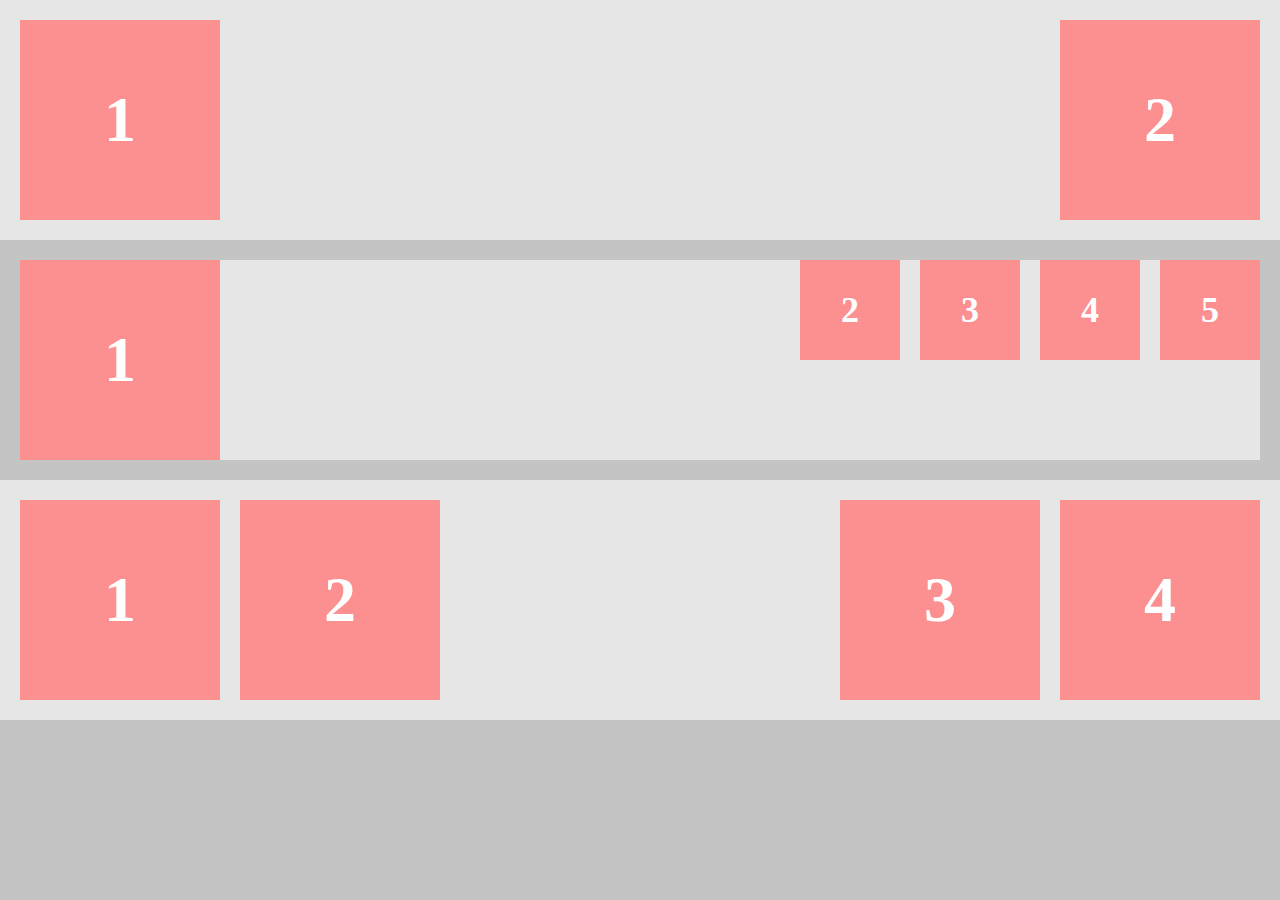
<file: Floats/index.html>
<!DOCTYPE html>
<html lang="en">
<head>
  <meta charset="UTF-8">
  <meta http-equiv="X-UA-Compatible" content="IE=edge">
  <meta name="viewport" content="width=device-width, initial-scale=1.0">
  <title>Document</title>
  <link rel="stylesheet" href="css 4/main.css">
</head>
<body>
<div class="section">
  <div class="block pink left">1</div>
  <div class="block pink right">2</div>
  <div class="clear"></div>
</div>
<div class="section2 cection-position">
  <div class="block pink position">1</div>
  <div class="block pink margin-top сol-r">2</div>
  <div class="block pink margin-top col-r3">3</div>  
  <div class="block pink margin-top col-r4">4</div>  
  <div class="block pink margin-top margin-right">5</div>    
  <div class="block grey"></div>
</div>
<div class="section">
  <div class="block pink left">1</div>
  <div class="block pink left margin-left">2</div>
  <div class="block pink right">4</div>  
  <div class="block pink right margin-right">3</div>  
  <div class="clear"></div>
</div>
</body>
</file>
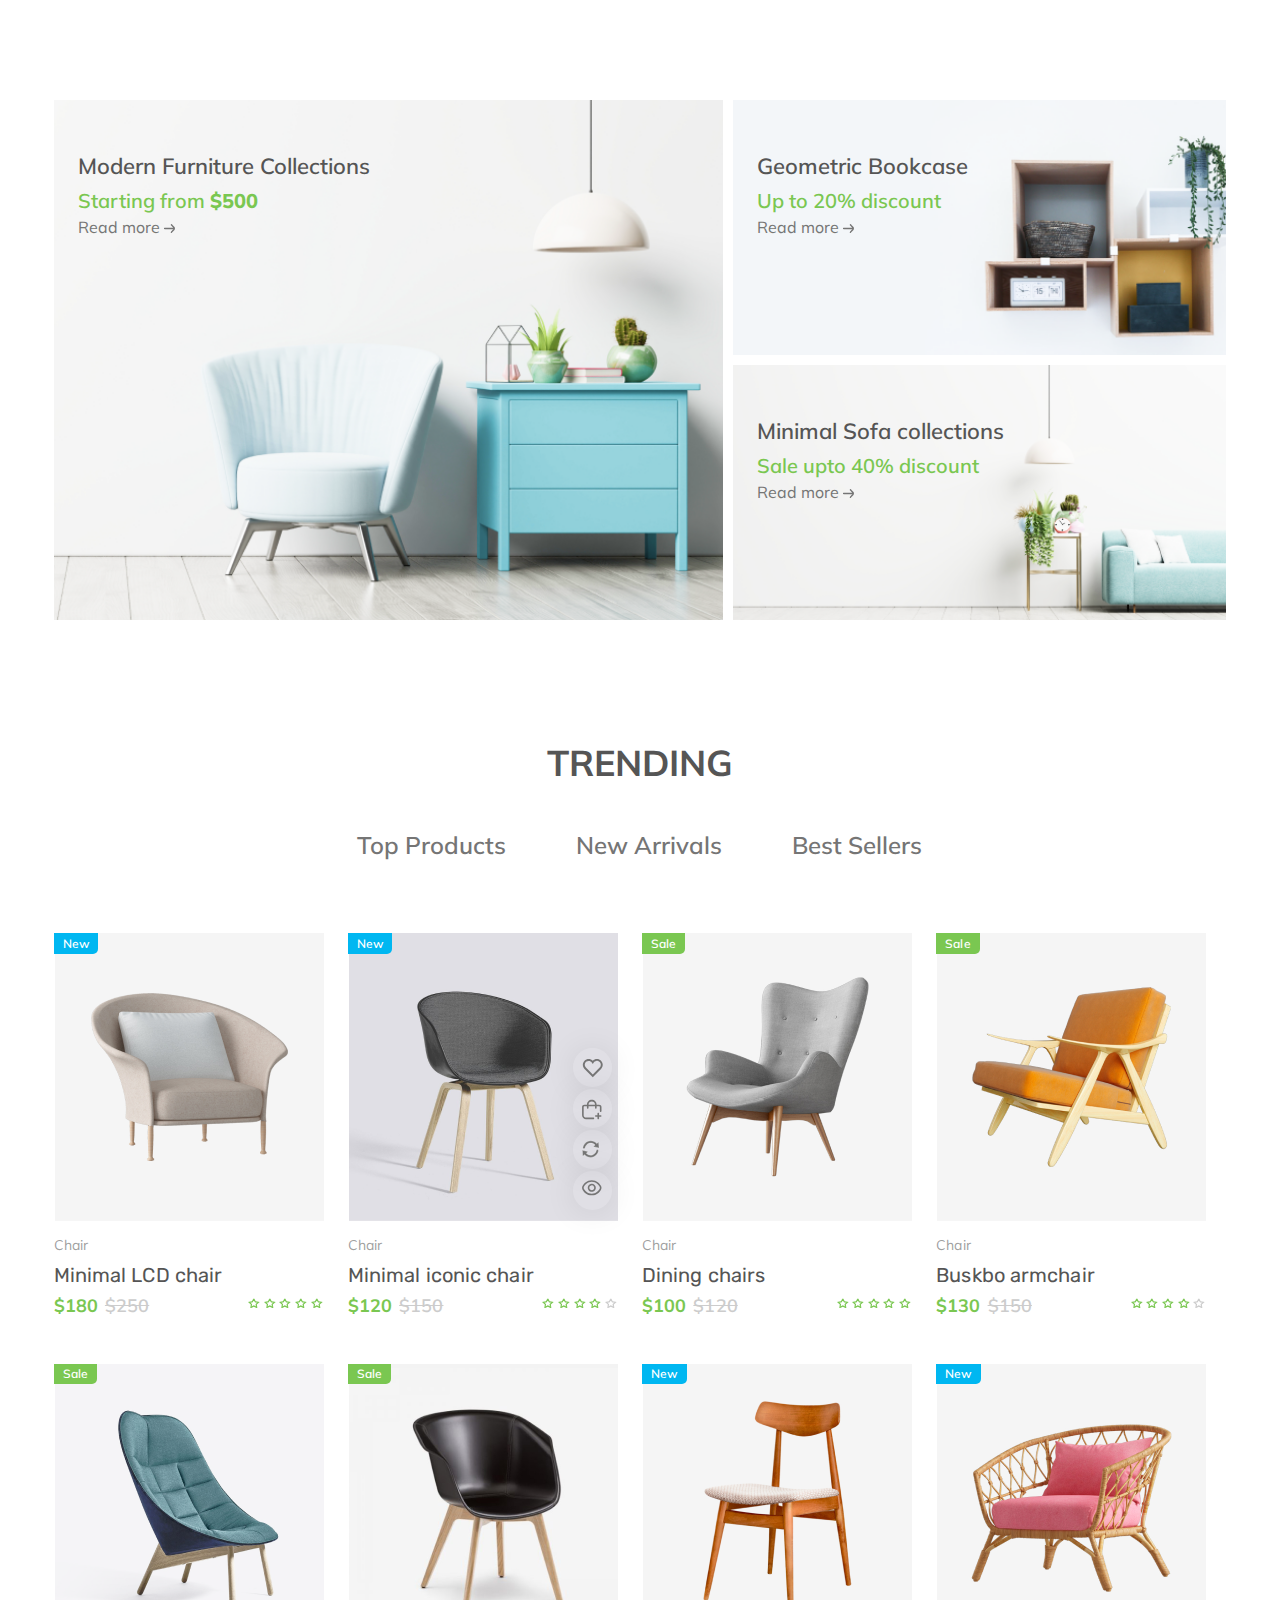
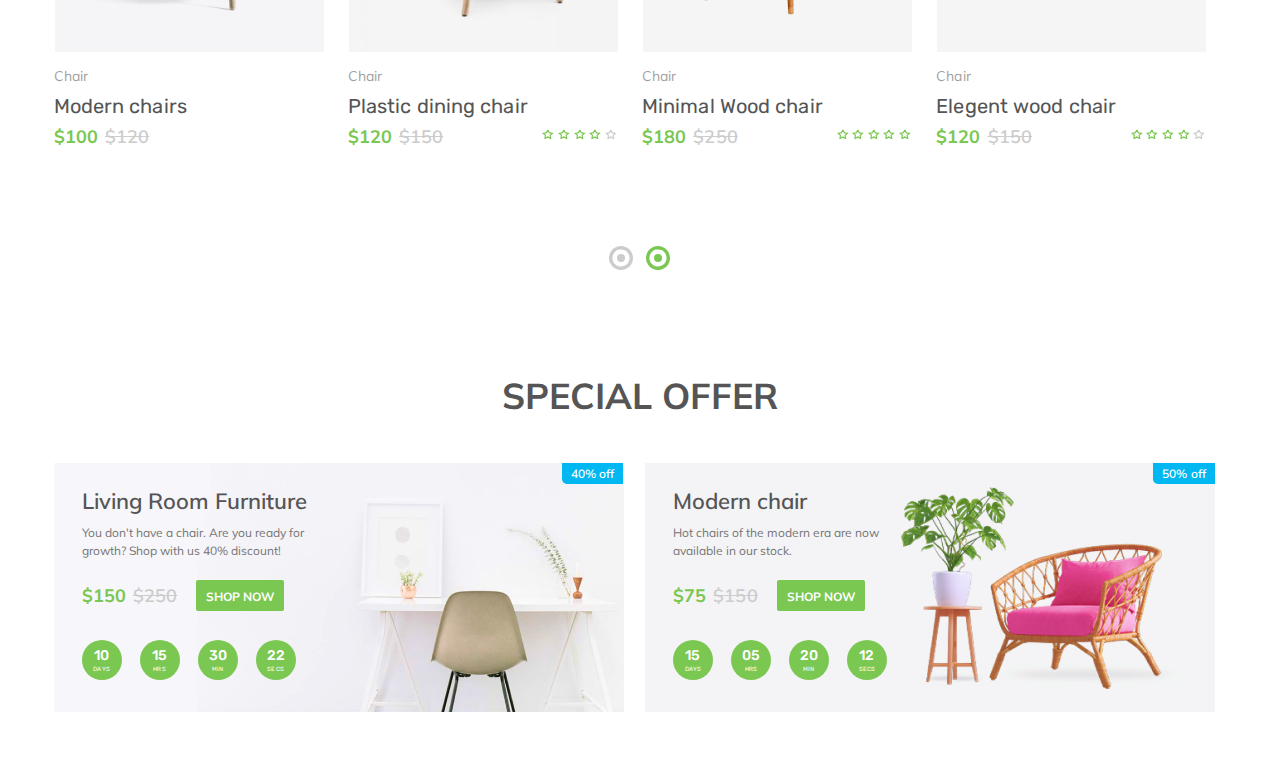
<file: Furniking/index.html>
<!DOCTYPE html>
<html lang="en">
<head>
  <meta charset="UTF-8">
  <meta http-equiv="X-UA-Compatible" content="IE=edge">
  <meta name="viewport" content="width=device-width, initial-scale=1.0">
  <title>Furniking</title>
  <link rel="stylesheet" href="main-css.css">
</head>
<body>
  <div class="section_main">
    <div class="container">
      <div class="grid_wrapper_main">
        <div class="grid_card grid_card_one">
          <img src="img/main/Rectangle_one.png" alt="img" class="section_main_img">
          <div class="grid_card_info grid_card_one_info">
            <h5 class="grid_card_title">Modern Furniture Collections</h5>
            <p class="grid_card_text">Starting from <span>$500</span></p>
            <a href="#" class="grid_card_link">Read more</a>
          </div>
        </div>
        <div class="grid_card">
          <img src="img/main/Rectangle_two.png" alt="img" class="section_main_img">
          <div class="grid_card_info">
            <h5 class="grid_card_title">Geometric Bookcase</h5>
            <p class="grid_card_text">Up to 20% discount</p>
            <a href="#" class="grid_card_link"> Read more</a>
          </div>
        </div>
        <div class="grid_card">
          <img src="img/main/Rectangle_three.png" alt="img" class="section_main_img">
          <div class="grid_card_info">
            <h5 class="grid_card_title">Minimal Sofa collections </h5>
            <p class="grid_card_text">Sale upto 40% discount</p>
            <a href="#" class="grid_card_link">Read more</a>
          </div>
        </div>
      </div>
    </div>
  </div> 
<div class="section_trending">
  <div class="container">
    <h2 class="card_title">TRENDING</h2>
    <div class="trending_card_link">
      <a href="#" class="trending_link">Top Products</a>
      <a href="#" class="trending_link">New Arrivals</a>
      <a href="#" class="trending_link">Best Sellers</a>
    </div>
    <div class="trending_wrapper">
      <div class="trending_card">
        <div class="trending_card_img">
          <img src="img/trendings/Minimal_LCD_chair.png" alt="chair" class="trending_img">
          <div class="card_lable card_lable_blue">New</div>
        </div>
        <div class="trending_card_info">
          <h6 class="trending_card_info_title">Chair</h6>
          <h5 class="trending_card_info_text">Minimal LCD chair</h5>
        </div>
        <div class="trending_card_price">
          <div class="trending_price">  
            <div class="price"> $180
              </div>
            <div class="price price_sale"> $250               
            </div>
        </div>
        <div class="ratings star_five">
          <div class="star"> <svg class = "link_svg" width="12" height="11" viewBox="0 0 12 11" fill="none" xmlns="http://www.w3.org/2000/svg">
            <path d="M4.04296 3.85733L4.35032 3.81471L4.49319 3.53926L5.77806 1.06195C5.77808 1.0619 5.7781 1.06186 5.77812 1.06182C5.77967 1.05886 5.78043 1.0583 5.78003 1.05872C5.77976 1.05899 5.77996 1.05866 5.78136 1.05787C5.78487 1.0559 5.7945 1.0521 5.80918 1.05215C5.82392 1.05219 5.83444 1.0561 5.83912 1.05874L5.84109 1.06001L5.84152 1.06037L5.84157 1.06042L5.84173 1.06064L5.84304 1.06283L5.84305 1.06284L7.12745 3.53926L7.27031 3.81471L7.57768 3.85733L10.4527 4.2559L10.4531 4.25596C10.4559 4.25634 10.4583 4.25678 10.4604 4.25724L8.39556 6.17058L8.1545 6.39396L8.21294 6.71737L8.70218 9.42506C8.69483 9.42955 8.68598 9.43251 8.67767 9.43324C8.67052 9.43386 8.66228 9.43316 8.65061 9.42733L8.65052 9.42728L6.07858 8.14173L5.81032 8.00764L5.54206 8.14173L2.97012 9.42728L2.96827 9.42821C2.95682 9.43398 2.94906 9.43456 2.94251 9.43399C2.9345 9.43329 2.92571 9.43035 2.91833 9.42572L3.4077 6.71737L3.46614 6.39396L3.22507 6.17058L1.16025 4.25724C1.16235 4.25678 1.16478 4.25634 1.16756 4.25596L1.16797 4.2559L4.04296 3.85733Z" fill="white" stroke-width="1.2"/>
            </svg>
          </div>
          <div class="star"> <svg width="12" height="11" viewBox="0 0 12 11" fill="none" xmlns="http://www.w3.org/2000/svg">
            <path d="M4.04296 3.85733L4.35032 3.81471L4.49319 3.53926L5.77806 1.06195C5.77808 1.0619 5.7781 1.06186 5.77812 1.06182C5.77967 1.05886 5.78043 1.0583 5.78003 1.05872C5.77976 1.05899 5.77996 1.05866 5.78136 1.05787C5.78487 1.0559 5.7945 1.0521 5.80918 1.05215C5.82392 1.05219 5.83444 1.0561 5.83912 1.05874L5.84109 1.06001L5.84152 1.06037L5.84157 1.06042L5.84173 1.06064L5.84304 1.06283L5.84305 1.06284L7.12745 3.53926L7.27031 3.81471L7.57768 3.85733L10.4527 4.2559L10.4531 4.25596C10.4559 4.25634 10.4583 4.25678 10.4604 4.25724L8.39556 6.17058L8.1545 6.39396L8.21294 6.71737L8.70218 9.42506C8.69483 9.42955 8.68598 9.43251 8.67767 9.43324C8.67052 9.43386 8.66228 9.43316 8.65061 9.42733L8.65052 9.42728L6.07858 8.14173L5.81032 8.00764L5.54206 8.14173L2.97012 9.42728L2.96827 9.42821C2.95682 9.43398 2.94906 9.43456 2.94251 9.43399C2.9345 9.43329 2.92571 9.43035 2.91833 9.42572L3.4077 6.71737L3.46614 6.39396L3.22507 6.17058L1.16025 4.25724C1.16235 4.25678 1.16478 4.25634 1.16756 4.25596L1.16797 4.2559L4.04296 3.85733Z" fill="white" stroke-width="1.2"/>
            </svg>
          </div>
          <div class="star"> <svg width="12" height="11" viewBox="0 0 12 11" fill="none" xmlns="http://www.w3.org/2000/svg">
            <path d="M4.04296 3.85733L4.35032 3.81471L4.49319 3.53926L5.77806 1.06195C5.77808 1.0619 5.7781 1.06186 5.77812 1.06182C5.77967 1.05886 5.78043 1.0583 5.78003 1.05872C5.77976 1.05899 5.77996 1.05866 5.78136 1.05787C5.78487 1.0559 5.7945 1.0521 5.80918 1.05215C5.82392 1.05219 5.83444 1.0561 5.83912 1.05874L5.84109 1.06001L5.84152 1.06037L5.84157 1.06042L5.84173 1.06064L5.84304 1.06283L5.84305 1.06284L7.12745 3.53926L7.27031 3.81471L7.57768 3.85733L10.4527 4.2559L10.4531 4.25596C10.4559 4.25634 10.4583 4.25678 10.4604 4.25724L8.39556 6.17058L8.1545 6.39396L8.21294 6.71737L8.70218 9.42506C8.69483 9.42955 8.68598 9.43251 8.67767 9.43324C8.67052 9.43386 8.66228 9.43316 8.65061 9.42733L8.65052 9.42728L6.07858 8.14173L5.81032 8.00764L5.54206 8.14173L2.97012 9.42728L2.96827 9.42821C2.95682 9.43398 2.94906 9.43456 2.94251 9.43399C2.9345 9.43329 2.92571 9.43035 2.91833 9.42572L3.4077 6.71737L3.46614 6.39396L3.22507 6.17058L1.16025 4.25724C1.16235 4.25678 1.16478 4.25634 1.16756 4.25596L1.16797 4.2559L4.04296 3.85733Z" fill="white" stroke-width="1.2"/>
            </svg>
          </div>
          <div class="star"> <svg width="12" height="11" viewBox="0 0 12 11" fill="none" xmlns="http://www.w3.org/2000/svg">
            <path d="M4.04296 3.85733L4.35032 3.81471L4.49319 3.53926L5.77806 1.06195C5.77808 1.0619 5.7781 1.06186 5.77812 1.06182C5.77967 1.05886 5.78043 1.0583 5.78003 1.05872C5.77976 1.05899 5.77996 1.05866 5.78136 1.05787C5.78487 1.0559 5.7945 1.0521 5.80918 1.05215C5.82392 1.05219 5.83444 1.0561 5.83912 1.05874L5.84109 1.06001L5.84152 1.06037L5.84157 1.06042L5.84173 1.06064L5.84304 1.06283L5.84305 1.06284L7.12745 3.53926L7.27031 3.81471L7.57768 3.85733L10.4527 4.2559L10.4531 4.25596C10.4559 4.25634 10.4583 4.25678 10.4604 4.25724L8.39556 6.17058L8.1545 6.39396L8.21294 6.71737L8.70218 9.42506C8.69483 9.42955 8.68598 9.43251 8.67767 9.43324C8.67052 9.43386 8.66228 9.43316 8.65061 9.42733L8.65052 9.42728L6.07858 8.14173L5.81032 8.00764L5.54206 8.14173L2.97012 9.42728L2.96827 9.42821C2.95682 9.43398 2.94906 9.43456 2.94251 9.43399C2.9345 9.43329 2.92571 9.43035 2.91833 9.42572L3.4077 6.71737L3.46614 6.39396L3.22507 6.17058L1.16025 4.25724C1.16235 4.25678 1.16478 4.25634 1.16756 4.25596L1.16797 4.2559L4.04296 3.85733Z" fill="white" stroke-width="1.2"/>
            </svg>
          </div>
          <div class="star"> <svg width="12" height="11" viewBox="0 0 12 11" fill="none" xmlns="http://www.w3.org/2000/svg">
            <path d="M4.04296 3.85733L4.35032 3.81471L4.49319 3.53926L5.77806 1.06195C5.77808 1.0619 5.7781 1.06186 5.77812 1.06182C5.77967 1.05886 5.78043 1.0583 5.78003 1.05872C5.77976 1.05899 5.77996 1.05866 5.78136 1.05787C5.78487 1.0559 5.7945 1.0521 5.80918 1.05215C5.82392 1.05219 5.83444 1.0561 5.83912 1.05874L5.84109 1.06001L5.84152 1.06037L5.84157 1.06042L5.84173 1.06064L5.84304 1.06283L5.84305 1.06284L7.12745 3.53926L7.27031 3.81471L7.57768 3.85733L10.4527 4.2559L10.4531 4.25596C10.4559 4.25634 10.4583 4.25678 10.4604 4.25724L8.39556 6.17058L8.1545 6.39396L8.21294 6.71737L8.70218 9.42506C8.69483 9.42955 8.68598 9.43251 8.67767 9.43324C8.67052 9.43386 8.66228 9.43316 8.65061 9.42733L8.65052 9.42728L6.07858 8.14173L5.81032 8.00764L5.54206 8.14173L2.97012 9.42728L2.96827 9.42821C2.95682 9.43398 2.94906 9.43456 2.94251 9.43399C2.9345 9.43329 2.92571 9.43035 2.91833 9.42572L3.4077 6.71737L3.46614 6.39396L3.22507 6.17058L1.16025 4.25724C1.16235 4.25678 1.16478 4.25634 1.16756 4.25596L1.16797 4.2559L4.04296 3.85733Z" fill="white" stroke-width="1.2"/>
            </svg>
          </div>
        </div>
        </div>
      </div>
      <div class="trending_card">
        <div class="trending_card_img">
          <img src="img/trendings/Minimal_iconic_chair.png" alt="chair" class="trending_img">
          <div class="card_lable card_lable_blue">New</div>
          <div class="card_like">
            <div class="like_item"><svg width="21" height="20" viewBox="0 0 21 20" fill="none" xmlns="http://www.w3.org/2000/svg">
              <path d="M10.777 19.1556L2.53614 10.9051C1.44321 9.81104 0.829154 8.32709 0.829063 6.77973C0.828972 5.23237 1.44285 3.74836 2.53565 2.65414C3.62845 1.55993 5.11066 0.94516 6.65621 0.945068C8.20175 0.944977 9.68404 1.55958 10.777 2.65366C11.8704 1.56081 13.3523 0.947017 14.8974 0.947017C16.4424 0.947017 17.9243 1.56081 19.0178 2.65366C20.1089 3.74865 20.7216 5.2322 20.7216 6.7789C20.7216 8.3256 20.1089 9.80916 19.0178 10.9041L10.777 19.1556ZM6.65607 2.88994C5.88763 2.88991 5.13644 3.11805 4.49752 3.54548C3.8586 3.97292 3.36064 4.58046 3.06663 5.29126C2.77262 6.00206 2.69577 6.78419 2.84579 7.53873C2.99581 8.29326 3.36597 8.98631 3.90945 9.5302L10.777 16.4058L17.6445 9.5302C18.0389 9.14408 18.3467 8.67829 18.5474 8.16381C18.748 7.64933 18.8369 7.09797 18.8082 6.54641C18.7794 5.99486 18.6337 5.45576 18.3806 4.96499C18.1276 4.47422 17.773 4.04303 17.3405 3.70013C16.9081 3.35722 16.4076 3.11046 15.8725 2.97626C15.3374 2.84206 14.7798 2.8235 14.237 2.92182C13.6941 3.02014 13.1784 3.23308 12.7242 3.54647C12.2699 3.85986 11.8876 4.26652 11.6025 4.73937L10.777 6.07345L9.95143 4.73937C9.61064 4.17057 9.12725 3.70085 8.54921 3.37678C7.97116 3.0527 7.31854 2.88555 6.65607 2.89189V2.88994Z" fill="#757575"/>
              </svg>             
              </div>
              <div class="like_item"><svg width="20" height="21" viewBox="0 0 20 21" fill="none" xmlns="http://www.w3.org/2000/svg">
                <path d="M18.6798 16.1669H17.0611V14.5463C17.0611 14.3314 16.9758 14.1253 16.824 13.9733C16.6723 13.8213 16.4664 13.736 16.2517 13.736C16.0371 13.736 15.8312 13.8213 15.6794 13.9733C15.5277 14.1253 15.4424 14.3314 15.4424 14.5463V16.1669H13.8237C13.609 16.1669 13.4032 16.2522 13.2514 16.4042C13.0996 16.5562 13.0143 16.7623 13.0143 16.9772C13.0143 17.1921 13.0996 17.3982 13.2514 17.5501C13.4032 17.7021 13.609 17.7875 13.8237 17.7875H15.4424V19.4081C15.4424 19.623 15.5277 19.8291 15.6794 19.981C15.8312 20.133 16.0371 20.2184 16.2517 20.2184C16.4664 20.2184 16.6723 20.133 16.824 19.981C16.9758 19.8291 17.0611 19.623 17.0611 19.4081V17.7875H18.6798C18.8945 17.7875 19.1003 17.7021 19.2521 17.5501C19.4039 17.3982 19.4892 17.1921 19.4892 16.9772C19.4892 16.7623 19.4039 16.5562 19.2521 16.4042C19.1003 16.2522 18.8945 16.1669 18.6798 16.1669Z" fill="#757575"/>
                <path d="M17.0611 5.63293H14.6331C14.6331 4.3435 14.1214 3.10688 13.2107 2.19511C12.3 1.28334 11.0649 0.771118 9.77694 0.771118C8.48902 0.771118 7.25385 1.28334 6.34315 2.19511C5.43245 3.10688 4.92082 4.3435 4.92082 5.63293H2.49277C1.84881 5.63293 1.23122 5.88904 0.77587 6.34492C0.320521 6.80081 0.0647087 7.41912 0.0647087 8.06383L0.0647087 16.1668C0.0659938 17.241 0.492761 18.2707 1.2514 19.0303C2.01003 19.7898 3.0386 20.2171 4.11147 20.2184H11.3956C11.6103 20.2184 11.8162 20.133 11.9679 19.981C12.1197 19.8291 12.205 19.623 12.205 19.4081C12.205 19.1931 12.1197 18.987 11.9679 18.8351C11.8162 18.6831 11.6103 18.5978 11.3956 18.5978H4.11147C3.46751 18.5978 2.84992 18.3416 2.39458 17.8858C1.93923 17.4299 1.68341 16.8116 1.68341 16.1668V8.06383C1.68341 7.84893 1.76868 7.64282 1.92047 7.49086C2.07225 7.3389 2.27811 7.25353 2.49277 7.25353H4.92082V8.87413C4.92082 9.08904 5.0061 9.29514 5.15788 9.4471C5.30966 9.59906 5.51552 9.68444 5.73018 9.68444C5.94483 9.68444 6.15069 9.59906 6.30248 9.4471C6.45426 9.29514 6.53953 9.08904 6.53953 8.87413V7.25353H13.0143V8.87413C13.0143 9.08904 13.0996 9.29514 13.2514 9.4471C13.4032 9.59906 13.609 9.68444 13.8237 9.68444C14.0384 9.68444 14.2442 9.59906 14.396 9.4471C14.5478 9.29514 14.6331 9.08904 14.6331 8.87413V7.25353H17.0611C17.2758 7.25353 17.4816 7.3389 17.6334 7.49086C17.7852 7.64282 17.8705 7.84893 17.8705 8.06383V12.1153C17.8705 12.3302 17.9557 12.5363 18.1075 12.6883C18.2593 12.8403 18.4652 12.9256 18.6798 12.9256C18.8945 12.9256 19.1003 12.8403 19.2521 12.6883C19.4039 12.5363 19.4892 12.3302 19.4892 12.1153V8.06383C19.4892 7.41912 19.2334 6.80081 18.778 6.34492C18.3227 5.88904 17.7051 5.63293 17.0611 5.63293ZM6.53953 5.63293C6.53953 4.77331 6.88061 3.94889 7.48774 3.34105C8.09488 2.7332 8.91833 2.39172 9.77694 2.39172C10.6356 2.39172 11.459 2.7332 12.0661 3.34105C12.6733 3.94889 13.0143 4.77331 13.0143 5.63293H6.53953Z" fill="#757575"/>
                </svg>                       
                </div>
                  <div class="like_item"><svg width="18" height="18" viewBox="0 0 18 18" fill="none" xmlns="http://www.w3.org/2000/svg">
                    <path d="M2.86464 3.43722C3.62512 2.61688 4.50914 2.00026 5.4509 1.57618C8.58068 0.16691 12.3897 0.894162 14.7576 3.59891L16.3933 2.19766C16.4842 2.11981 16.63 2.19183 16.6387 2.31382L17.0455 7.80178C17.0505 7.89316 16.9662 7.96544 16.88 7.94357L11.5301 6.69599C11.4082 6.66528 11.3625 6.5131 11.4534 6.43525L13.0858 5.03678C11.5209 3.26501 9.10348 2.67947 6.97548 3.35998C6.17099 3.6158 5.41037 4.04792 4.75614 4.67029C3.85664 5.52531 3.29282 6.6218 3.06947 7.78119C2.95174 8.39985 2.34542 8.79545 1.73261 8.65068C1.14944 8.51429 0.785318 7.93697 0.900709 7.34847C1.17247 5.91684 1.82964 4.55465 2.86464 3.43722V3.43722ZM14.3205 10.4739C14.1032 11.6338 13.5361 12.7331 12.6338 13.5848C11.9764 14.21 11.213 14.6389 10.4145 14.8952C8.28651 15.5757 5.86585 14.9929 4.3042 13.2184L5.93662 11.8199C6.02749 11.742 5.97898 11.5866 5.85993 11.5591L0.507204 10.3083C0.417805 10.2892 0.333426 10.3615 0.34169 10.4501L0.745703 15.9348C0.75718 16.0601 0.900279 16.1288 0.99115 16.051L2.62681 14.6497C4.99149 17.3573 8.80329 18.0878 11.9335 16.6725C12.8753 16.2484 13.7565 15.6285 14.5198 14.8114C15.5576 13.6972 16.2147 12.335 16.4865 10.9034C16.5991 10.3117 16.2378 9.7376 15.6546 9.60121C15.0446 9.45969 14.4383 9.85529 14.3205 10.4739V10.4739Z" fill="#757575" stroke="white" stroke-width="0.3"/>
                    </svg>                    
                    </div>
                    <div class="like_item"><svg width="20" height="16" viewBox="0 0 20 16" fill="none" xmlns="http://www.w3.org/2000/svg">
                      <path d="M18.8992 5.69511C17.6439 3.64829 14.7885 0.214233 9.77697 0.214233C4.76546 0.214233 1.91006 3.64829 0.654754 5.69511C0.266692 6.32351 0.0611382 7.0477 0.0611382 7.7865C0.0611382 8.5253 0.266692 9.2495 0.654754 9.87789C1.91006 11.9247 4.76546 15.3588 9.77697 15.3588C14.7885 15.3588 17.6439 11.9247 18.8992 9.87789C19.2872 9.2495 19.4928 8.5253 19.4928 7.7865C19.4928 7.0477 19.2872 6.32351 18.8992 5.69511ZM17.5192 9.02951C16.4412 10.7846 14.001 13.7382 9.77697 13.7382C5.55296 13.7382 3.11276 10.7846 2.0347 9.02951C1.80414 8.65599 1.68203 8.22558 1.68203 7.7865C1.68203 7.34742 1.80414 6.91701 2.0347 6.5435C3.11276 4.78839 5.55296 1.83484 9.77697 1.83484C14.001 1.83484 16.4412 4.78514 17.5192 6.5435C17.7498 6.91701 17.8719 7.34742 17.8719 7.7865C17.8719 8.22558 17.7498 8.65599 17.5192 9.02951Z" fill="#757575"/>
                      <path d="M9.77692 3.73499C8.97655 3.73499 8.19415 3.9726 7.52866 4.41779C6.86317 4.86297 6.34449 5.49573 6.0382 6.23605C5.73191 6.97636 5.65177 7.79099 5.80792 8.5769C5.96406 9.36282 6.34948 10.0847 6.91543 10.6513C7.48138 11.218 8.20244 11.6038 8.98744 11.7602C9.77243 11.9165 10.5861 11.8362 11.3255 11.5296C12.065 11.2229 12.697 10.7037 13.1417 10.0374C13.5863 9.37112 13.8237 8.58781 13.8237 7.78649C13.8224 6.71236 13.3956 5.68259 12.637 4.92307C11.8784 4.16354 10.8498 3.73627 9.77692 3.73499ZM9.77692 10.2174C9.2967 10.2174 8.82726 10.0748 8.42796 9.80772C8.02867 9.54061 7.71746 9.16095 7.53369 8.71676C7.34991 8.27257 7.30183 7.7838 7.39552 7.31225C7.4892 6.8407 7.72045 6.40755 8.06002 6.06758C8.39959 5.72762 8.83223 5.49609 9.30323 5.4023C9.77423 5.3085 10.2624 5.35664 10.7061 5.54063C11.1498 5.72462 11.529 6.03619 11.7958 6.43595C12.0626 6.83571 12.205 7.30571 12.205 7.78649C12.205 8.43121 11.9492 9.04952 11.4938 9.5054C11.0385 9.96129 10.4209 10.2174 9.77692 10.2174Z" fill="#757575"/>
                      </svg>
                      </div>
            </div>
        </div>
        <div class="trending_card_info">
          <h6 class="trending_card_info_title">Chair</h6>
          <h5 class="trending_card_info_text">Minimal iconic chair</h5>
        </div>
        <div class="trending_card_price">
          <div class="trending_price">  
            <div class="price"> $120
              </div>
            <div class="price price_sale"> $150               
            </div>
        </div>
        <div class="ratings star_four">
          <div class="star"> <svg width="12" height="11" viewBox="0 0 12 11" fill="none" xmlns="http://www.w3.org/2000/svg">
            <path d="M4.04296 3.85733L4.35032 3.81471L4.49319 3.53926L5.77806 1.06195C5.77808 1.0619 5.7781 1.06186 5.77812 1.06182C5.77967 1.05886 5.78043 1.0583 5.78003 1.05872C5.77976 1.05899 5.77996 1.05866 5.78136 1.05787C5.78487 1.0559 5.7945 1.0521 5.80918 1.05215C5.82392 1.05219 5.83444 1.0561 5.83912 1.05874L5.84109 1.06001L5.84152 1.06037L5.84157 1.06042L5.84173 1.06064L5.84304 1.06283L5.84305 1.06284L7.12745 3.53926L7.27031 3.81471L7.57768 3.85733L10.4527 4.2559L10.4531 4.25596C10.4559 4.25634 10.4583 4.25678 10.4604 4.25724L8.39556 6.17058L8.1545 6.39396L8.21294 6.71737L8.70218 9.42506C8.69483 9.42955 8.68598 9.43251 8.67767 9.43324C8.67052 9.43386 8.66228 9.43316 8.65061 9.42733L8.65052 9.42728L6.07858 8.14173L5.81032 8.00764L5.54206 8.14173L2.97012 9.42728L2.96827 9.42821C2.95682 9.43398 2.94906 9.43456 2.94251 9.43399C2.9345 9.43329 2.92571 9.43035 2.91833 9.42572L3.4077 6.71737L3.46614 6.39396L3.22507 6.17058L1.16025 4.25724C1.16235 4.25678 1.16478 4.25634 1.16756 4.25596L1.16797 4.2559L4.04296 3.85733Z" fill="white" stroke-width="1.2"/>
            </svg>
          </div>
          <div class="star"> <svg width="12" height="11" viewBox="0 0 12 11" fill="none" xmlns="http://www.w3.org/2000/svg">
            <path d="M4.04296 3.85733L4.35032 3.81471L4.49319 3.53926L5.77806 1.06195C5.77808 1.0619 5.7781 1.06186 5.77812 1.06182C5.77967 1.05886 5.78043 1.0583 5.78003 1.05872C5.77976 1.05899 5.77996 1.05866 5.78136 1.05787C5.78487 1.0559 5.7945 1.0521 5.80918 1.05215C5.82392 1.05219 5.83444 1.0561 5.83912 1.05874L5.84109 1.06001L5.84152 1.06037L5.84157 1.06042L5.84173 1.06064L5.84304 1.06283L5.84305 1.06284L7.12745 3.53926L7.27031 3.81471L7.57768 3.85733L10.4527 4.2559L10.4531 4.25596C10.4559 4.25634 10.4583 4.25678 10.4604 4.25724L8.39556 6.17058L8.1545 6.39396L8.21294 6.71737L8.70218 9.42506C8.69483 9.42955 8.68598 9.43251 8.67767 9.43324C8.67052 9.43386 8.66228 9.43316 8.65061 9.42733L8.65052 9.42728L6.07858 8.14173L5.81032 8.00764L5.54206 8.14173L2.97012 9.42728L2.96827 9.42821C2.95682 9.43398 2.94906 9.43456 2.94251 9.43399C2.9345 9.43329 2.92571 9.43035 2.91833 9.42572L3.4077 6.71737L3.46614 6.39396L3.22507 6.17058L1.16025 4.25724C1.16235 4.25678 1.16478 4.25634 1.16756 4.25596L1.16797 4.2559L4.04296 3.85733Z" fill="white" stroke-width="1.2"/>
            </svg>
          </div>
          <div class="star"> <svg width="12" height="11" viewBox="0 0 12 11" fill="none" xmlns="http://www.w3.org/2000/svg">
            <path d="M4.04296 3.85733L4.35032 3.81471L4.49319 3.53926L5.77806 1.06195C5.77808 1.0619 5.7781 1.06186 5.77812 1.06182C5.77967 1.05886 5.78043 1.0583 5.78003 1.05872C5.77976 1.05899 5.77996 1.05866 5.78136 1.05787C5.78487 1.0559 5.7945 1.0521 5.80918 1.05215C5.82392 1.05219 5.83444 1.0561 5.83912 1.05874L5.84109 1.06001L5.84152 1.06037L5.84157 1.06042L5.84173 1.06064L5.84304 1.06283L5.84305 1.06284L7.12745 3.53926L7.27031 3.81471L7.57768 3.85733L10.4527 4.2559L10.4531 4.25596C10.4559 4.25634 10.4583 4.25678 10.4604 4.25724L8.39556 6.17058L8.1545 6.39396L8.21294 6.71737L8.70218 9.42506C8.69483 9.42955 8.68598 9.43251 8.67767 9.43324C8.67052 9.43386 8.66228 9.43316 8.65061 9.42733L8.65052 9.42728L6.07858 8.14173L5.81032 8.00764L5.54206 8.14173L2.97012 9.42728L2.96827 9.42821C2.95682 9.43398 2.94906 9.43456 2.94251 9.43399C2.9345 9.43329 2.92571 9.43035 2.91833 9.42572L3.4077 6.71737L3.46614 6.39396L3.22507 6.17058L1.16025 4.25724C1.16235 4.25678 1.16478 4.25634 1.16756 4.25596L1.16797 4.2559L4.04296 3.85733Z" fill="white" stroke-width="1.2"/>
            </svg>
          </div>
          <div class="star"> <svg width="12" height="11" viewBox="0 0 12 11" fill="none" xmlns="http://www.w3.org/2000/svg">
            <path d="M4.04296 3.85733L4.35032 3.81471L4.49319 3.53926L5.77806 1.06195C5.77808 1.0619 5.7781 1.06186 5.77812 1.06182C5.77967 1.05886 5.78043 1.0583 5.78003 1.05872C5.77976 1.05899 5.77996 1.05866 5.78136 1.05787C5.78487 1.0559 5.7945 1.0521 5.80918 1.05215C5.82392 1.05219 5.83444 1.0561 5.83912 1.05874L5.84109 1.06001L5.84152 1.06037L5.84157 1.06042L5.84173 1.06064L5.84304 1.06283L5.84305 1.06284L7.12745 3.53926L7.27031 3.81471L7.57768 3.85733L10.4527 4.2559L10.4531 4.25596C10.4559 4.25634 10.4583 4.25678 10.4604 4.25724L8.39556 6.17058L8.1545 6.39396L8.21294 6.71737L8.70218 9.42506C8.69483 9.42955 8.68598 9.43251 8.67767 9.43324C8.67052 9.43386 8.66228 9.43316 8.65061 9.42733L8.65052 9.42728L6.07858 8.14173L5.81032 8.00764L5.54206 8.14173L2.97012 9.42728L2.96827 9.42821C2.95682 9.43398 2.94906 9.43456 2.94251 9.43399C2.9345 9.43329 2.92571 9.43035 2.91833 9.42572L3.4077 6.71737L3.46614 6.39396L3.22507 6.17058L1.16025 4.25724C1.16235 4.25678 1.16478 4.25634 1.16756 4.25596L1.16797 4.2559L4.04296 3.85733Z" fill="white" stroke-width="1.2"/>
            </svg>
          </div>
          <div class="star"> <svg width="12" height="11" viewBox="0 0 12 11" fill="none" xmlns="http://www.w3.org/2000/svg">
            <path d="M4.04296 3.85733L4.35032 3.81471L4.49319 3.53926L5.77806 1.06195C5.77808 1.0619 5.7781 1.06186 5.77812 1.06182C5.77967 1.05886 5.78043 1.0583 5.78003 1.05872C5.77976 1.05899 5.77996 1.05866 5.78136 1.05787C5.78487 1.0559 5.7945 1.0521 5.80918 1.05215C5.82392 1.05219 5.83444 1.0561 5.83912 1.05874L5.84109 1.06001L5.84152 1.06037L5.84157 1.06042L5.84173 1.06064L5.84304 1.06283L5.84305 1.06284L7.12745 3.53926L7.27031 3.81471L7.57768 3.85733L10.4527 4.2559L10.4531 4.25596C10.4559 4.25634 10.4583 4.25678 10.4604 4.25724L8.39556 6.17058L8.1545 6.39396L8.21294 6.71737L8.70218 9.42506C8.69483 9.42955 8.68598 9.43251 8.67767 9.43324C8.67052 9.43386 8.66228 9.43316 8.65061 9.42733L8.65052 9.42728L6.07858 8.14173L5.81032 8.00764L5.54206 8.14173L2.97012 9.42728L2.96827 9.42821C2.95682 9.43398 2.94906 9.43456 2.94251 9.43399C2.9345 9.43329 2.92571 9.43035 2.91833 9.42572L3.4077 6.71737L3.46614 6.39396L3.22507 6.17058L1.16025 4.25724C1.16235 4.25678 1.16478 4.25634 1.16756 4.25596L1.16797 4.2559L4.04296 3.85733Z" fill="white"  stroke-width="1.2"/>
            </svg>
          </div>
        </div>
        </div>
      </div>
      <div class="trending_card">
        <div class="trending_card_img">
          <img src="img/trendings/Dining_chairs.png" alt="chair" class="trending_img">
          <div class="card_lable card_lable_green">Sale</div>
        </div>
        <div class="trending_card_info">
          <h6 class="trending_card_info_title">Chair</h6>
          <h5 class="trending_card_info_text">Dining chairs</h5>
        </div>
        <div class="trending_card_price">
          <div class="trending_price">  
            <div class="price"> $100
              </div>
            <div class="price price_sale"> $120               
            </div>
        </div>
        <div class="ratings star_five">
          <div class="star"> <svg width="12" height="11" viewBox="0 0 12 11" fill="none" xmlns="http://www.w3.org/2000/svg">
            <path d="M4.04296 3.85733L4.35032 3.81471L4.49319 3.53926L5.77806 1.06195C5.77808 1.0619 5.7781 1.06186 5.77812 1.06182C5.77967 1.05886 5.78043 1.0583 5.78003 1.05872C5.77976 1.05899 5.77996 1.05866 5.78136 1.05787C5.78487 1.0559 5.7945 1.0521 5.80918 1.05215C5.82392 1.05219 5.83444 1.0561 5.83912 1.05874L5.84109 1.06001L5.84152 1.06037L5.84157 1.06042L5.84173 1.06064L5.84304 1.06283L5.84305 1.06284L7.12745 3.53926L7.27031 3.81471L7.57768 3.85733L10.4527 4.2559L10.4531 4.25596C10.4559 4.25634 10.4583 4.25678 10.4604 4.25724L8.39556 6.17058L8.1545 6.39396L8.21294 6.71737L8.70218 9.42506C8.69483 9.42955 8.68598 9.43251 8.67767 9.43324C8.67052 9.43386 8.66228 9.43316 8.65061 9.42733L8.65052 9.42728L6.07858 8.14173L5.81032 8.00764L5.54206 8.14173L2.97012 9.42728L2.96827 9.42821C2.95682 9.43398 2.94906 9.43456 2.94251 9.43399C2.9345 9.43329 2.92571 9.43035 2.91833 9.42572L3.4077 6.71737L3.46614 6.39396L3.22507 6.17058L1.16025 4.25724C1.16235 4.25678 1.16478 4.25634 1.16756 4.25596L1.16797 4.2559L4.04296 3.85733Z" fill="white" stroke-width="1.2"/>
            </svg>
          </div>
          <div class="star"> <svg width="12" height="11" viewBox="0 0 12 11" fill="none" xmlns="http://www.w3.org/2000/svg">
            <path d="M4.04296 3.85733L4.35032 3.81471L4.49319 3.53926L5.77806 1.06195C5.77808 1.0619 5.7781 1.06186 5.77812 1.06182C5.77967 1.05886 5.78043 1.0583 5.78003 1.05872C5.77976 1.05899 5.77996 1.05866 5.78136 1.05787C5.78487 1.0559 5.7945 1.0521 5.80918 1.05215C5.82392 1.05219 5.83444 1.0561 5.83912 1.05874L5.84109 1.06001L5.84152 1.06037L5.84157 1.06042L5.84173 1.06064L5.84304 1.06283L5.84305 1.06284L7.12745 3.53926L7.27031 3.81471L7.57768 3.85733L10.4527 4.2559L10.4531 4.25596C10.4559 4.25634 10.4583 4.25678 10.4604 4.25724L8.39556 6.17058L8.1545 6.39396L8.21294 6.71737L8.70218 9.42506C8.69483 9.42955 8.68598 9.43251 8.67767 9.43324C8.67052 9.43386 8.66228 9.43316 8.65061 9.42733L8.65052 9.42728L6.07858 8.14173L5.81032 8.00764L5.54206 8.14173L2.97012 9.42728L2.96827 9.42821C2.95682 9.43398 2.94906 9.43456 2.94251 9.43399C2.9345 9.43329 2.92571 9.43035 2.91833 9.42572L3.4077 6.71737L3.46614 6.39396L3.22507 6.17058L1.16025 4.25724C1.16235 4.25678 1.16478 4.25634 1.16756 4.25596L1.16797 4.2559L4.04296 3.85733Z" fill="white" stroke-width="1.2"/>
            </svg>
          </div>
          <div class="star"> <svg width="12" height="11" viewBox="0 0 12 11" fill="none" xmlns="http://www.w3.org/2000/svg">
            <path d="M4.04296 3.85733L4.35032 3.81471L4.49319 3.53926L5.77806 1.06195C5.77808 1.0619 5.7781 1.06186 5.77812 1.06182C5.77967 1.05886 5.78043 1.0583 5.78003 1.05872C5.77976 1.05899 5.77996 1.05866 5.78136 1.05787C5.78487 1.0559 5.7945 1.0521 5.80918 1.05215C5.82392 1.05219 5.83444 1.0561 5.83912 1.05874L5.84109 1.06001L5.84152 1.06037L5.84157 1.06042L5.84173 1.06064L5.84304 1.06283L5.84305 1.06284L7.12745 3.53926L7.27031 3.81471L7.57768 3.85733L10.4527 4.2559L10.4531 4.25596C10.4559 4.25634 10.4583 4.25678 10.4604 4.25724L8.39556 6.17058L8.1545 6.39396L8.21294 6.71737L8.70218 9.42506C8.69483 9.42955 8.68598 9.43251 8.67767 9.43324C8.67052 9.43386 8.66228 9.43316 8.65061 9.42733L8.65052 9.42728L6.07858 8.14173L5.81032 8.00764L5.54206 8.14173L2.97012 9.42728L2.96827 9.42821C2.95682 9.43398 2.94906 9.43456 2.94251 9.43399C2.9345 9.43329 2.92571 9.43035 2.91833 9.42572L3.4077 6.71737L3.46614 6.39396L3.22507 6.17058L1.16025 4.25724C1.16235 4.25678 1.16478 4.25634 1.16756 4.25596L1.16797 4.2559L4.04296 3.85733Z" fill="white" stroke-width="1.2"/>
            </svg>
          </div>
          <div class="star"> <svg width="12" height="11" viewBox="0 0 12 11" fill="none" xmlns="http://www.w3.org/2000/svg">
            <path d="M4.04296 3.85733L4.35032 3.81471L4.49319 3.53926L5.77806 1.06195C5.77808 1.0619 5.7781 1.06186 5.77812 1.06182C5.77967 1.05886 5.78043 1.0583 5.78003 1.05872C5.77976 1.05899 5.77996 1.05866 5.78136 1.05787C5.78487 1.0559 5.7945 1.0521 5.80918 1.05215C5.82392 1.05219 5.83444 1.0561 5.83912 1.05874L5.84109 1.06001L5.84152 1.06037L5.84157 1.06042L5.84173 1.06064L5.84304 1.06283L5.84305 1.06284L7.12745 3.53926L7.27031 3.81471L7.57768 3.85733L10.4527 4.2559L10.4531 4.25596C10.4559 4.25634 10.4583 4.25678 10.4604 4.25724L8.39556 6.17058L8.1545 6.39396L8.21294 6.71737L8.70218 9.42506C8.69483 9.42955 8.68598 9.43251 8.67767 9.43324C8.67052 9.43386 8.66228 9.43316 8.65061 9.42733L8.65052 9.42728L6.07858 8.14173L5.81032 8.00764L5.54206 8.14173L2.97012 9.42728L2.96827 9.42821C2.95682 9.43398 2.94906 9.43456 2.94251 9.43399C2.9345 9.43329 2.92571 9.43035 2.91833 9.42572L3.4077 6.71737L3.46614 6.39396L3.22507 6.17058L1.16025 4.25724C1.16235 4.25678 1.16478 4.25634 1.16756 4.25596L1.16797 4.2559L4.04296 3.85733Z" fill="white" stroke-width="1.2"/>
            </svg>
          </div>
          <div class="star"> <svg width="12" height="11" viewBox="0 0 12 11" fill="none" xmlns="http://www.w3.org/2000/svg">
            <path d="M4.04296 3.85733L4.35032 3.81471L4.49319 3.53926L5.77806 1.06195C5.77808 1.0619 5.7781 1.06186 5.77812 1.06182C5.77967 1.05886 5.78043 1.0583 5.78003 1.05872C5.77976 1.05899 5.77996 1.05866 5.78136 1.05787C5.78487 1.0559 5.7945 1.0521 5.80918 1.05215C5.82392 1.05219 5.83444 1.0561 5.83912 1.05874L5.84109 1.06001L5.84152 1.06037L5.84157 1.06042L5.84173 1.06064L5.84304 1.06283L5.84305 1.06284L7.12745 3.53926L7.27031 3.81471L7.57768 3.85733L10.4527 4.2559L10.4531 4.25596C10.4559 4.25634 10.4583 4.25678 10.4604 4.25724L8.39556 6.17058L8.1545 6.39396L8.21294 6.71737L8.70218 9.42506C8.69483 9.42955 8.68598 9.43251 8.67767 9.43324C8.67052 9.43386 8.66228 9.43316 8.65061 9.42733L8.65052 9.42728L6.07858 8.14173L5.81032 8.00764L5.54206 8.14173L2.97012 9.42728L2.96827 9.42821C2.95682 9.43398 2.94906 9.43456 2.94251 9.43399C2.9345 9.43329 2.92571 9.43035 2.91833 9.42572L3.4077 6.71737L3.46614 6.39396L3.22507 6.17058L1.16025 4.25724C1.16235 4.25678 1.16478 4.25634 1.16756 4.25596L1.16797 4.2559L4.04296 3.85733Z" fill="white" stroke-width="1.2"/>
            </svg>
          </div>
        </div>
        </div>
      </div>
      <div class="trending_card">
        <div class="trending_card_img">
          <img src="img/trendings/Buskbo_armchair.png" alt="" class="trending_img">
          <div class="card_lable card_lable_green">Sale</div>
        </div>
        <div class="trending_card_info">
          <h6 class="trending_card_info_title">Chair</h6>
          <h5 class="trending_card_info_text">Buskbo armchair </h5>
        </div>
        <div class="trending_card_price">
          <div class="trending_price">  
            <div class="price"> $130
              </div>
            <div class="price price_sale"> $150               
            </div>
        </div>
        <div class="ratings star_four">
          <div class="star"> <svg width="12" height="11" viewBox="0 0 12 11" fill="none" xmlns="http://www.w3.org/2000/svg">
            <path d="M4.04296 3.85733L4.35032 3.81471L4.49319 3.53926L5.77806 1.06195C5.77808 1.0619 5.7781 1.06186 5.77812 1.06182C5.77967 1.05886 5.78043 1.0583 5.78003 1.05872C5.77976 1.05899 5.77996 1.05866 5.78136 1.05787C5.78487 1.0559 5.7945 1.0521 5.80918 1.05215C5.82392 1.05219 5.83444 1.0561 5.83912 1.05874L5.84109 1.06001L5.84152 1.06037L5.84157 1.06042L5.84173 1.06064L5.84304 1.06283L5.84305 1.06284L7.12745 3.53926L7.27031 3.81471L7.57768 3.85733L10.4527 4.2559L10.4531 4.25596C10.4559 4.25634 10.4583 4.25678 10.4604 4.25724L8.39556 6.17058L8.1545 6.39396L8.21294 6.71737L8.70218 9.42506C8.69483 9.42955 8.68598 9.43251 8.67767 9.43324C8.67052 9.43386 8.66228 9.43316 8.65061 9.42733L8.65052 9.42728L6.07858 8.14173L5.81032 8.00764L5.54206 8.14173L2.97012 9.42728L2.96827 9.42821C2.95682 9.43398 2.94906 9.43456 2.94251 9.43399C2.9345 9.43329 2.92571 9.43035 2.91833 9.42572L3.4077 6.71737L3.46614 6.39396L3.22507 6.17058L1.16025 4.25724C1.16235 4.25678 1.16478 4.25634 1.16756 4.25596L1.16797 4.2559L4.04296 3.85733Z" fill="white" stroke-width="1.2"/>
            </svg>
          </div>
          <div class="star"> <svg width="12" height="11" viewBox="0 0 12 11" fill="none" xmlns="http://www.w3.org/2000/svg">
            <path d="M4.04296 3.85733L4.35032 3.81471L4.49319 3.53926L5.77806 1.06195C5.77808 1.0619 5.7781 1.06186 5.77812 1.06182C5.77967 1.05886 5.78043 1.0583 5.78003 1.05872C5.77976 1.05899 5.77996 1.05866 5.78136 1.05787C5.78487 1.0559 5.7945 1.0521 5.80918 1.05215C5.82392 1.05219 5.83444 1.0561 5.83912 1.05874L5.84109 1.06001L5.84152 1.06037L5.84157 1.06042L5.84173 1.06064L5.84304 1.06283L5.84305 1.06284L7.12745 3.53926L7.27031 3.81471L7.57768 3.85733L10.4527 4.2559L10.4531 4.25596C10.4559 4.25634 10.4583 4.25678 10.4604 4.25724L8.39556 6.17058L8.1545 6.39396L8.21294 6.71737L8.70218 9.42506C8.69483 9.42955 8.68598 9.43251 8.67767 9.43324C8.67052 9.43386 8.66228 9.43316 8.65061 9.42733L8.65052 9.42728L6.07858 8.14173L5.81032 8.00764L5.54206 8.14173L2.97012 9.42728L2.96827 9.42821C2.95682 9.43398 2.94906 9.43456 2.94251 9.43399C2.9345 9.43329 2.92571 9.43035 2.91833 9.42572L3.4077 6.71737L3.46614 6.39396L3.22507 6.17058L1.16025 4.25724C1.16235 4.25678 1.16478 4.25634 1.16756 4.25596L1.16797 4.2559L4.04296 3.85733Z" fill="white" stroke-width="1.2"/>
            </svg>
          </div>
          <div class="star"> <svg width="12" height="11" viewBox="0 0 12 11" fill="none" xmlns="http://www.w3.org/2000/svg">
            <path d="M4.04296 3.85733L4.35032 3.81471L4.49319 3.53926L5.77806 1.06195C5.77808 1.0619 5.7781 1.06186 5.77812 1.06182C5.77967 1.05886 5.78043 1.0583 5.78003 1.05872C5.77976 1.05899 5.77996 1.05866 5.78136 1.05787C5.78487 1.0559 5.7945 1.0521 5.80918 1.05215C5.82392 1.05219 5.83444 1.0561 5.83912 1.05874L5.84109 1.06001L5.84152 1.06037L5.84157 1.06042L5.84173 1.06064L5.84304 1.06283L5.84305 1.06284L7.12745 3.53926L7.27031 3.81471L7.57768 3.85733L10.4527 4.2559L10.4531 4.25596C10.4559 4.25634 10.4583 4.25678 10.4604 4.25724L8.39556 6.17058L8.1545 6.39396L8.21294 6.71737L8.70218 9.42506C8.69483 9.42955 8.68598 9.43251 8.67767 9.43324C8.67052 9.43386 8.66228 9.43316 8.65061 9.42733L8.65052 9.42728L6.07858 8.14173L5.81032 8.00764L5.54206 8.14173L2.97012 9.42728L2.96827 9.42821C2.95682 9.43398 2.94906 9.43456 2.94251 9.43399C2.9345 9.43329 2.92571 9.43035 2.91833 9.42572L3.4077 6.71737L3.46614 6.39396L3.22507 6.17058L1.16025 4.25724C1.16235 4.25678 1.16478 4.25634 1.16756 4.25596L1.16797 4.2559L4.04296 3.85733Z" fill="white" stroke-width="1.2"/>
            </svg>
          </div>
          <div class="star"> <svg width="12" height="11" viewBox="0 0 12 11" fill="none" xmlns="http://www.w3.org/2000/svg">
            <path d="M4.04296 3.85733L4.35032 3.81471L4.49319 3.53926L5.77806 1.06195C5.77808 1.0619 5.7781 1.06186 5.77812 1.06182C5.77967 1.05886 5.78043 1.0583 5.78003 1.05872C5.77976 1.05899 5.77996 1.05866 5.78136 1.05787C5.78487 1.0559 5.7945 1.0521 5.80918 1.05215C5.82392 1.05219 5.83444 1.0561 5.83912 1.05874L5.84109 1.06001L5.84152 1.06037L5.84157 1.06042L5.84173 1.06064L5.84304 1.06283L5.84305 1.06284L7.12745 3.53926L7.27031 3.81471L7.57768 3.85733L10.4527 4.2559L10.4531 4.25596C10.4559 4.25634 10.4583 4.25678 10.4604 4.25724L8.39556 6.17058L8.1545 6.39396L8.21294 6.71737L8.70218 9.42506C8.69483 9.42955 8.68598 9.43251 8.67767 9.43324C8.67052 9.43386 8.66228 9.43316 8.65061 9.42733L8.65052 9.42728L6.07858 8.14173L5.81032 8.00764L5.54206 8.14173L2.97012 9.42728L2.96827 9.42821C2.95682 9.43398 2.94906 9.43456 2.94251 9.43399C2.9345 9.43329 2.92571 9.43035 2.91833 9.42572L3.4077 6.71737L3.46614 6.39396L3.22507 6.17058L1.16025 4.25724C1.16235 4.25678 1.16478 4.25634 1.16756 4.25596L1.16797 4.2559L4.04296 3.85733Z" fill="white" stroke-width="1.2"/>
            </svg>
          </div>
          <div class="star"> <svg width="12" height="11" viewBox="0 0 12 11" fill="none" xmlns="http://www.w3.org/2000/svg">
            <path d="M4.04296 3.85733L4.35032 3.81471L4.49319 3.53926L5.77806 1.06195C5.77808 1.0619 5.7781 1.06186 5.77812 1.06182C5.77967 1.05886 5.78043 1.0583 5.78003 1.05872C5.77976 1.05899 5.77996 1.05866 5.78136 1.05787C5.78487 1.0559 5.7945 1.0521 5.80918 1.05215C5.82392 1.05219 5.83444 1.0561 5.83912 1.05874L5.84109 1.06001L5.84152 1.06037L5.84157 1.06042L5.84173 1.06064L5.84304 1.06283L5.84305 1.06284L7.12745 3.53926L7.27031 3.81471L7.57768 3.85733L10.4527 4.2559L10.4531 4.25596C10.4559 4.25634 10.4583 4.25678 10.4604 4.25724L8.39556 6.17058L8.1545 6.39396L8.21294 6.71737L8.70218 9.42506C8.69483 9.42955 8.68598 9.43251 8.67767 9.43324C8.67052 9.43386 8.66228 9.43316 8.65061 9.42733L8.65052 9.42728L6.07858 8.14173L5.81032 8.00764L5.54206 8.14173L2.97012 9.42728L2.96827 9.42821C2.95682 9.43398 2.94906 9.43456 2.94251 9.43399C2.9345 9.43329 2.92571 9.43035 2.91833 9.42572L3.4077 6.71737L3.46614 6.39396L3.22507 6.17058L1.16025 4.25724C1.16235 4.25678 1.16478 4.25634 1.16756 4.25596L1.16797 4.2559L4.04296 3.85733Z" fill="white" stroke-width="1.2"/>
            </svg>
          </div>
        </div>
        </div>
      </div>
      <div class="trending_card">
        <div class="trending_card_img">
          <img src="img/trendings/Modern_chair.png" alt="chair" class="trending_img">
          <div class="card_lable card_lable_green">Sale</div>
        </div>
        <div class="trending_card_info">
          <h6 class="trending_card_info_title">Chair</h6>
          <h5 class="trending_card_info_text">Modern chairs</h5>
        </div>
        <div class="trending_card_price">
          <div class="trending_price">  
            <div class="price"> $100
              </div>
            <div class="price price_sale"> $120               
            </div>
        </div>
        <div class="ratings star_ziro">
          <div class="star"> <svg width="12" height="11" viewBox="0 0 12 11" fill="none" xmlns="http://www.w3.org/2000/svg">
            <path d="M4.04296 3.85733L4.35032 3.81471L4.49319 3.53926L5.77806 1.06195C5.77808 1.0619 5.7781 1.06186 5.77812 1.06182C5.77967 1.05886 5.78043 1.0583 5.78003 1.05872C5.77976 1.05899 5.77996 1.05866 5.78136 1.05787C5.78487 1.0559 5.7945 1.0521 5.80918 1.05215C5.82392 1.05219 5.83444 1.0561 5.83912 1.05874L5.84109 1.06001L5.84152 1.06037L5.84157 1.06042L5.84173 1.06064L5.84304 1.06283L5.84305 1.06284L7.12745 3.53926L7.27031 3.81471L7.57768 3.85733L10.4527 4.2559L10.4531 4.25596C10.4559 4.25634 10.4583 4.25678 10.4604 4.25724L8.39556 6.17058L8.1545 6.39396L8.21294 6.71737L8.70218 9.42506C8.69483 9.42955 8.68598 9.43251 8.67767 9.43324C8.67052 9.43386 8.66228 9.43316 8.65061 9.42733L8.65052 9.42728L6.07858 8.14173L5.81032 8.00764L5.54206 8.14173L2.97012 9.42728L2.96827 9.42821C2.95682 9.43398 2.94906 9.43456 2.94251 9.43399C2.9345 9.43329 2.92571 9.43035 2.91833 9.42572L3.4077 6.71737L3.46614 6.39396L3.22507 6.17058L1.16025 4.25724C1.16235 4.25678 1.16478 4.25634 1.16756 4.25596L1.16797 4.2559L4.04296 3.85733Z" fill="white" stroke-width="1.2"/>
            </svg>
          </div>
          <div class="star"> <svg width="12" height="11" viewBox="0 0 12 11" fill="none" xmlns="http://www.w3.org/2000/svg">
            <path d="M4.04296 3.85733L4.35032 3.81471L4.49319 3.53926L5.77806 1.06195C5.77808 1.0619 5.7781 1.06186 5.77812 1.06182C5.77967 1.05886 5.78043 1.0583 5.78003 1.05872C5.77976 1.05899 5.77996 1.05866 5.78136 1.05787C5.78487 1.0559 5.7945 1.0521 5.80918 1.05215C5.82392 1.05219 5.83444 1.0561 5.83912 1.05874L5.84109 1.06001L5.84152 1.06037L5.84157 1.06042L5.84173 1.06064L5.84304 1.06283L5.84305 1.06284L7.12745 3.53926L7.27031 3.81471L7.57768 3.85733L10.4527 4.2559L10.4531 4.25596C10.4559 4.25634 10.4583 4.25678 10.4604 4.25724L8.39556 6.17058L8.1545 6.39396L8.21294 6.71737L8.70218 9.42506C8.69483 9.42955 8.68598 9.43251 8.67767 9.43324C8.67052 9.43386 8.66228 9.43316 8.65061 9.42733L8.65052 9.42728L6.07858 8.14173L5.81032 8.00764L5.54206 8.14173L2.97012 9.42728L2.96827 9.42821C2.95682 9.43398 2.94906 9.43456 2.94251 9.43399C2.9345 9.43329 2.92571 9.43035 2.91833 9.42572L3.4077 6.71737L3.46614 6.39396L3.22507 6.17058L1.16025 4.25724C1.16235 4.25678 1.16478 4.25634 1.16756 4.25596L1.16797 4.2559L4.04296 3.85733Z" fill="white" stroke-width="1.2"/>
            </svg>
          </div>
          <div class="star"> <svg width="12" height="11" viewBox="0 0 12 11" fill="none" xmlns="http://www.w3.org/2000/svg">
            <path d="M4.04296 3.85733L4.35032 3.81471L4.49319 3.53926L5.77806 1.06195C5.77808 1.0619 5.7781 1.06186 5.77812 1.06182C5.77967 1.05886 5.78043 1.0583 5.78003 1.05872C5.77976 1.05899 5.77996 1.05866 5.78136 1.05787C5.78487 1.0559 5.7945 1.0521 5.80918 1.05215C5.82392 1.05219 5.83444 1.0561 5.83912 1.05874L5.84109 1.06001L5.84152 1.06037L5.84157 1.06042L5.84173 1.06064L5.84304 1.06283L5.84305 1.06284L7.12745 3.53926L7.27031 3.81471L7.57768 3.85733L10.4527 4.2559L10.4531 4.25596C10.4559 4.25634 10.4583 4.25678 10.4604 4.25724L8.39556 6.17058L8.1545 6.39396L8.21294 6.71737L8.70218 9.42506C8.69483 9.42955 8.68598 9.43251 8.67767 9.43324C8.67052 9.43386 8.66228 9.43316 8.65061 9.42733L8.65052 9.42728L6.07858 8.14173L5.81032 8.00764L5.54206 8.14173L2.97012 9.42728L2.96827 9.42821C2.95682 9.43398 2.94906 9.43456 2.94251 9.43399C2.9345 9.43329 2.92571 9.43035 2.91833 9.42572L3.4077 6.71737L3.46614 6.39396L3.22507 6.17058L1.16025 4.25724C1.16235 4.25678 1.16478 4.25634 1.16756 4.25596L1.16797 4.2559L4.04296 3.85733Z" fill="white" stroke-width="1.2"/>
            </svg>
          </div>
          <div class="star"> <svg width="12" height="11" viewBox="0 0 12 11" fill="none" xmlns="http://www.w3.org/2000/svg">
            <path d="M4.04296 3.85733L4.35032 3.81471L4.49319 3.53926L5.77806 1.06195C5.77808 1.0619 5.7781 1.06186 5.77812 1.06182C5.77967 1.05886 5.78043 1.0583 5.78003 1.05872C5.77976 1.05899 5.77996 1.05866 5.78136 1.05787C5.78487 1.0559 5.7945 1.0521 5.80918 1.05215C5.82392 1.05219 5.83444 1.0561 5.83912 1.05874L5.84109 1.06001L5.84152 1.06037L5.84157 1.06042L5.84173 1.06064L5.84304 1.06283L5.84305 1.06284L7.12745 3.53926L7.27031 3.81471L7.57768 3.85733L10.4527 4.2559L10.4531 4.25596C10.4559 4.25634 10.4583 4.25678 10.4604 4.25724L8.39556 6.17058L8.1545 6.39396L8.21294 6.71737L8.70218 9.42506C8.69483 9.42955 8.68598 9.43251 8.67767 9.43324C8.67052 9.43386 8.66228 9.43316 8.65061 9.42733L8.65052 9.42728L6.07858 8.14173L5.81032 8.00764L5.54206 8.14173L2.97012 9.42728L2.96827 9.42821C2.95682 9.43398 2.94906 9.43456 2.94251 9.43399C2.9345 9.43329 2.92571 9.43035 2.91833 9.42572L3.4077 6.71737L3.46614 6.39396L3.22507 6.17058L1.16025 4.25724C1.16235 4.25678 1.16478 4.25634 1.16756 4.25596L1.16797 4.2559L4.04296 3.85733Z" fill="white" stroke-width="1.2"/>
            </svg>
          </div>
          <div class="star"> <svg width="12" height="11" viewBox="0 0 12 11" fill="none" xmlns="http://www.w3.org/2000/svg">
            <path d="M4.04296 3.85733L4.35032 3.81471L4.49319 3.53926L5.77806 1.06195C5.77808 1.0619 5.7781 1.06186 5.77812 1.06182C5.77967 1.05886 5.78043 1.0583 5.78003 1.05872C5.77976 1.05899 5.77996 1.05866 5.78136 1.05787C5.78487 1.0559 5.7945 1.0521 5.80918 1.05215C5.82392 1.05219 5.83444 1.0561 5.83912 1.05874L5.84109 1.06001L5.84152 1.06037L5.84157 1.06042L5.84173 1.06064L5.84304 1.06283L5.84305 1.06284L7.12745 3.53926L7.27031 3.81471L7.57768 3.85733L10.4527 4.2559L10.4531 4.25596C10.4559 4.25634 10.4583 4.25678 10.4604 4.25724L8.39556 6.17058L8.1545 6.39396L8.21294 6.71737L8.70218 9.42506C8.69483 9.42955 8.68598 9.43251 8.67767 9.43324C8.67052 9.43386 8.66228 9.43316 8.65061 9.42733L8.65052 9.42728L6.07858 8.14173L5.81032 8.00764L5.54206 8.14173L2.97012 9.42728L2.96827 9.42821C2.95682 9.43398 2.94906 9.43456 2.94251 9.43399C2.9345 9.43329 2.92571 9.43035 2.91833 9.42572L3.4077 6.71737L3.46614 6.39396L3.22507 6.17058L1.16025 4.25724C1.16235 4.25678 1.16478 4.25634 1.16756 4.25596L1.16797 4.2559L4.04296 3.85733Z" fill="white" stroke-width="1.2"/>
            </svg>
          </div>
        </div>
        </div>
      </div>
      <div class="trending_card">
        <div class="trending_card_img">
          <img src="img/trendings/Plastic_dining_chair.png" alt="chair" class="trending_img">
          <div class="card_lable card_lable_green">Sale</div>
        </div>
        <div class="trending_card_info">
          <h6 class="trending_card_info_title">Chair</h6>
          <h5 class="trending_card_info_text">Plastic dining chair</h5>
        </div>
        <div class="trending_card_price">
          <div class="trending_price">  
            <div class="price"> $120
              </div>
            <div class="price price_sale"> $150               
            </div>
        </div>
        <div class="ratings star_four">
          <div class="star"> <svg width="12" height="11" viewBox="0 0 12 11" fill="none" xmlns="http://www.w3.org/2000/svg">
            <path d="M4.04296 3.85733L4.35032 3.81471L4.49319 3.53926L5.77806 1.06195C5.77808 1.0619 5.7781 1.06186 5.77812 1.06182C5.77967 1.05886 5.78043 1.0583 5.78003 1.05872C5.77976 1.05899 5.77996 1.05866 5.78136 1.05787C5.78487 1.0559 5.7945 1.0521 5.80918 1.05215C5.82392 1.05219 5.83444 1.0561 5.83912 1.05874L5.84109 1.06001L5.84152 1.06037L5.84157 1.06042L5.84173 1.06064L5.84304 1.06283L5.84305 1.06284L7.12745 3.53926L7.27031 3.81471L7.57768 3.85733L10.4527 4.2559L10.4531 4.25596C10.4559 4.25634 10.4583 4.25678 10.4604 4.25724L8.39556 6.17058L8.1545 6.39396L8.21294 6.71737L8.70218 9.42506C8.69483 9.42955 8.68598 9.43251 8.67767 9.43324C8.67052 9.43386 8.66228 9.43316 8.65061 9.42733L8.65052 9.42728L6.07858 8.14173L5.81032 8.00764L5.54206 8.14173L2.97012 9.42728L2.96827 9.42821C2.95682 9.43398 2.94906 9.43456 2.94251 9.43399C2.9345 9.43329 2.92571 9.43035 2.91833 9.42572L3.4077 6.71737L3.46614 6.39396L3.22507 6.17058L1.16025 4.25724C1.16235 4.25678 1.16478 4.25634 1.16756 4.25596L1.16797 4.2559L4.04296 3.85733Z" fill="white" stroke-width="1.2"/>
            </svg>
          </div>
          <div class="star"> <svg width="12" height="11" viewBox="0 0 12 11" fill="none" xmlns="http://www.w3.org/2000/svg">
            <path d="M4.04296 3.85733L4.35032 3.81471L4.49319 3.53926L5.77806 1.06195C5.77808 1.0619 5.7781 1.06186 5.77812 1.06182C5.77967 1.05886 5.78043 1.0583 5.78003 1.05872C5.77976 1.05899 5.77996 1.05866 5.78136 1.05787C5.78487 1.0559 5.7945 1.0521 5.80918 1.05215C5.82392 1.05219 5.83444 1.0561 5.83912 1.05874L5.84109 1.06001L5.84152 1.06037L5.84157 1.06042L5.84173 1.06064L5.84304 1.06283L5.84305 1.06284L7.12745 3.53926L7.27031 3.81471L7.57768 3.85733L10.4527 4.2559L10.4531 4.25596C10.4559 4.25634 10.4583 4.25678 10.4604 4.25724L8.39556 6.17058L8.1545 6.39396L8.21294 6.71737L8.70218 9.42506C8.69483 9.42955 8.68598 9.43251 8.67767 9.43324C8.67052 9.43386 8.66228 9.43316 8.65061 9.42733L8.65052 9.42728L6.07858 8.14173L5.81032 8.00764L5.54206 8.14173L2.97012 9.42728L2.96827 9.42821C2.95682 9.43398 2.94906 9.43456 2.94251 9.43399C2.9345 9.43329 2.92571 9.43035 2.91833 9.42572L3.4077 6.71737L3.46614 6.39396L3.22507 6.17058L1.16025 4.25724C1.16235 4.25678 1.16478 4.25634 1.16756 4.25596L1.16797 4.2559L4.04296 3.85733Z" fill="white" stroke-width="1.2"/>
            </svg>
          </div>
          <div class="star"> <svg width="12" height="11" viewBox="0 0 12 11" fill="none" xmlns="http://www.w3.org/2000/svg">
            <path d="M4.04296 3.85733L4.35032 3.81471L4.49319 3.53926L5.77806 1.06195C5.77808 1.0619 5.7781 1.06186 5.77812 1.06182C5.77967 1.05886 5.78043 1.0583 5.78003 1.05872C5.77976 1.05899 5.77996 1.05866 5.78136 1.05787C5.78487 1.0559 5.7945 1.0521 5.80918 1.05215C5.82392 1.05219 5.83444 1.0561 5.83912 1.05874L5.84109 1.06001L5.84152 1.06037L5.84157 1.06042L5.84173 1.06064L5.84304 1.06283L5.84305 1.06284L7.12745 3.53926L7.27031 3.81471L7.57768 3.85733L10.4527 4.2559L10.4531 4.25596C10.4559 4.25634 10.4583 4.25678 10.4604 4.25724L8.39556 6.17058L8.1545 6.39396L8.21294 6.71737L8.70218 9.42506C8.69483 9.42955 8.68598 9.43251 8.67767 9.43324C8.67052 9.43386 8.66228 9.43316 8.65061 9.42733L8.65052 9.42728L6.07858 8.14173L5.81032 8.00764L5.54206 8.14173L2.97012 9.42728L2.96827 9.42821C2.95682 9.43398 2.94906 9.43456 2.94251 9.43399C2.9345 9.43329 2.92571 9.43035 2.91833 9.42572L3.4077 6.71737L3.46614 6.39396L3.22507 6.17058L1.16025 4.25724C1.16235 4.25678 1.16478 4.25634 1.16756 4.25596L1.16797 4.2559L4.04296 3.85733Z" fill="white" stroke-width="1.2"/>
            </svg>
          </div>
          <div class="star"> <svg width="12" height="11" viewBox="0 0 12 11" fill="none" xmlns="http://www.w3.org/2000/svg">
            <path d="M4.04296 3.85733L4.35032 3.81471L4.49319 3.53926L5.77806 1.06195C5.77808 1.0619 5.7781 1.06186 5.77812 1.06182C5.77967 1.05886 5.78043 1.0583 5.78003 1.05872C5.77976 1.05899 5.77996 1.05866 5.78136 1.05787C5.78487 1.0559 5.7945 1.0521 5.80918 1.05215C5.82392 1.05219 5.83444 1.0561 5.83912 1.05874L5.84109 1.06001L5.84152 1.06037L5.84157 1.06042L5.84173 1.06064L5.84304 1.06283L5.84305 1.06284L7.12745 3.53926L7.27031 3.81471L7.57768 3.85733L10.4527 4.2559L10.4531 4.25596C10.4559 4.25634 10.4583 4.25678 10.4604 4.25724L8.39556 6.17058L8.1545 6.39396L8.21294 6.71737L8.70218 9.42506C8.69483 9.42955 8.68598 9.43251 8.67767 9.43324C8.67052 9.43386 8.66228 9.43316 8.65061 9.42733L8.65052 9.42728L6.07858 8.14173L5.81032 8.00764L5.54206 8.14173L2.97012 9.42728L2.96827 9.42821C2.95682 9.43398 2.94906 9.43456 2.94251 9.43399C2.9345 9.43329 2.92571 9.43035 2.91833 9.42572L3.4077 6.71737L3.46614 6.39396L3.22507 6.17058L1.16025 4.25724C1.16235 4.25678 1.16478 4.25634 1.16756 4.25596L1.16797 4.2559L4.04296 3.85733Z" fill="white" stroke-width="1.2"/>
            </svg>
          </div>
          <div class="star"> <svg width="12" height="11" viewBox="0 0 12 11" fill="none" xmlns="http://www.w3.org/2000/svg">
            <path d="M4.04296 3.85733L4.35032 3.81471L4.49319 3.53926L5.77806 1.06195C5.77808 1.0619 5.7781 1.06186 5.77812 1.06182C5.77967 1.05886 5.78043 1.0583 5.78003 1.05872C5.77976 1.05899 5.77996 1.05866 5.78136 1.05787C5.78487 1.0559 5.7945 1.0521 5.80918 1.05215C5.82392 1.05219 5.83444 1.0561 5.83912 1.05874L5.84109 1.06001L5.84152 1.06037L5.84157 1.06042L5.84173 1.06064L5.84304 1.06283L5.84305 1.06284L7.12745 3.53926L7.27031 3.81471L7.57768 3.85733L10.4527 4.2559L10.4531 4.25596C10.4559 4.25634 10.4583 4.25678 10.4604 4.25724L8.39556 6.17058L8.1545 6.39396L8.21294 6.71737L8.70218 9.42506C8.69483 9.42955 8.68598 9.43251 8.67767 9.43324C8.67052 9.43386 8.66228 9.43316 8.65061 9.42733L8.65052 9.42728L6.07858 8.14173L5.81032 8.00764L5.54206 8.14173L2.97012 9.42728L2.96827 9.42821C2.95682 9.43398 2.94906 9.43456 2.94251 9.43399C2.9345 9.43329 2.92571 9.43035 2.91833 9.42572L3.4077 6.71737L3.46614 6.39396L3.22507 6.17058L1.16025 4.25724C1.16235 4.25678 1.16478 4.25634 1.16756 4.25596L1.16797 4.2559L4.04296 3.85733Z" fill="white" stroke-width="1.2"/>
            </svg>
          </div>
        </div>
        </div>
      </div>
      <div class="trending_card">
        <div class="trending_card_img">
          <img src="img/trendings/Minimal_wood_chair.png" alt="chair" class="trending_img">
          <div class="card_lable card_lable_blue">New</div>
        </div>
        <div class="trending_card_info">
          <h6 class="trending_card_info_title">Chair</h6>
          <h5 class="trending_card_info_text">Minimal Wood chair</h5>
        </div>
        <div class="trending_card_price">
          <div class="trending_price">  
            <div class="price"> $180
              </div>
            <div class="price price_sale"> $250               
            </div>
        </div>
        <div class="ratings star_five">
          <div class="star"> <svg width="12" height="11" viewBox="0 0 12 11" fill="none" xmlns="http://www.w3.org/2000/svg">
            <path d="M4.04296 3.85733L4.35032 3.81471L4.49319 3.53926L5.77806 1.06195C5.77808 1.0619 5.7781 1.06186 5.77812 1.06182C5.77967 1.05886 5.78043 1.0583 5.78003 1.05872C5.77976 1.05899 5.77996 1.05866 5.78136 1.05787C5.78487 1.0559 5.7945 1.0521 5.80918 1.05215C5.82392 1.05219 5.83444 1.0561 5.83912 1.05874L5.84109 1.06001L5.84152 1.06037L5.84157 1.06042L5.84173 1.06064L5.84304 1.06283L5.84305 1.06284L7.12745 3.53926L7.27031 3.81471L7.57768 3.85733L10.4527 4.2559L10.4531 4.25596C10.4559 4.25634 10.4583 4.25678 10.4604 4.25724L8.39556 6.17058L8.1545 6.39396L8.21294 6.71737L8.70218 9.42506C8.69483 9.42955 8.68598 9.43251 8.67767 9.43324C8.67052 9.43386 8.66228 9.43316 8.65061 9.42733L8.65052 9.42728L6.07858 8.14173L5.81032 8.00764L5.54206 8.14173L2.97012 9.42728L2.96827 9.42821C2.95682 9.43398 2.94906 9.43456 2.94251 9.43399C2.9345 9.43329 2.92571 9.43035 2.91833 9.42572L3.4077 6.71737L3.46614 6.39396L3.22507 6.17058L1.16025 4.25724C1.16235 4.25678 1.16478 4.25634 1.16756 4.25596L1.16797 4.2559L4.04296 3.85733Z" fill="white" stroke-width="1.2"/>
            </svg>
          </div>
          <div class="star"> <svg width="12" height="11" viewBox="0 0 12 11" fill="none" xmlns="http://www.w3.org/2000/svg">
            <path d="M4.04296 3.85733L4.35032 3.81471L4.49319 3.53926L5.77806 1.06195C5.77808 1.0619 5.7781 1.06186 5.77812 1.06182C5.77967 1.05886 5.78043 1.0583 5.78003 1.05872C5.77976 1.05899 5.77996 1.05866 5.78136 1.05787C5.78487 1.0559 5.7945 1.0521 5.80918 1.05215C5.82392 1.05219 5.83444 1.0561 5.83912 1.05874L5.84109 1.06001L5.84152 1.06037L5.84157 1.06042L5.84173 1.06064L5.84304 1.06283L5.84305 1.06284L7.12745 3.53926L7.27031 3.81471L7.57768 3.85733L10.4527 4.2559L10.4531 4.25596C10.4559 4.25634 10.4583 4.25678 10.4604 4.25724L8.39556 6.17058L8.1545 6.39396L8.21294 6.71737L8.70218 9.42506C8.69483 9.42955 8.68598 9.43251 8.67767 9.43324C8.67052 9.43386 8.66228 9.43316 8.65061 9.42733L8.65052 9.42728L6.07858 8.14173L5.81032 8.00764L5.54206 8.14173L2.97012 9.42728L2.96827 9.42821C2.95682 9.43398 2.94906 9.43456 2.94251 9.43399C2.9345 9.43329 2.92571 9.43035 2.91833 9.42572L3.4077 6.71737L3.46614 6.39396L3.22507 6.17058L1.16025 4.25724C1.16235 4.25678 1.16478 4.25634 1.16756 4.25596L1.16797 4.2559L4.04296 3.85733Z" fill="white" stroke-width="1.2"/>
            </svg>
          </div>
          <div class="star"> <svg width="12" height="11" viewBox="0 0 12 11" fill="none" xmlns="http://www.w3.org/2000/svg">
            <path d="M4.04296 3.85733L4.35032 3.81471L4.49319 3.53926L5.77806 1.06195C5.77808 1.0619 5.7781 1.06186 5.77812 1.06182C5.77967 1.05886 5.78043 1.0583 5.78003 1.05872C5.77976 1.05899 5.77996 1.05866 5.78136 1.05787C5.78487 1.0559 5.7945 1.0521 5.80918 1.05215C5.82392 1.05219 5.83444 1.0561 5.83912 1.05874L5.84109 1.06001L5.84152 1.06037L5.84157 1.06042L5.84173 1.06064L5.84304 1.06283L5.84305 1.06284L7.12745 3.53926L7.27031 3.81471L7.57768 3.85733L10.4527 4.2559L10.4531 4.25596C10.4559 4.25634 10.4583 4.25678 10.4604 4.25724L8.39556 6.17058L8.1545 6.39396L8.21294 6.71737L8.70218 9.42506C8.69483 9.42955 8.68598 9.43251 8.67767 9.43324C8.67052 9.43386 8.66228 9.43316 8.65061 9.42733L8.65052 9.42728L6.07858 8.14173L5.81032 8.00764L5.54206 8.14173L2.97012 9.42728L2.96827 9.42821C2.95682 9.43398 2.94906 9.43456 2.94251 9.43399C2.9345 9.43329 2.92571 9.43035 2.91833 9.42572L3.4077 6.71737L3.46614 6.39396L3.22507 6.17058L1.16025 4.25724C1.16235 4.25678 1.16478 4.25634 1.16756 4.25596L1.16797 4.2559L4.04296 3.85733Z" fill="white" stroke-width="1.2"/>
            </svg>
          </div>
          <div class="star"> <svg width="12" height="11" viewBox="0 0 12 11" fill="none" xmlns="http://www.w3.org/2000/svg">
            <path d="M4.04296 3.85733L4.35032 3.81471L4.49319 3.53926L5.77806 1.06195C5.77808 1.0619 5.7781 1.06186 5.77812 1.06182C5.77967 1.05886 5.78043 1.0583 5.78003 1.05872C5.77976 1.05899 5.77996 1.05866 5.78136 1.05787C5.78487 1.0559 5.7945 1.0521 5.80918 1.05215C5.82392 1.05219 5.83444 1.0561 5.83912 1.05874L5.84109 1.06001L5.84152 1.06037L5.84157 1.06042L5.84173 1.06064L5.84304 1.06283L5.84305 1.06284L7.12745 3.53926L7.27031 3.81471L7.57768 3.85733L10.4527 4.2559L10.4531 4.25596C10.4559 4.25634 10.4583 4.25678 10.4604 4.25724L8.39556 6.17058L8.1545 6.39396L8.21294 6.71737L8.70218 9.42506C8.69483 9.42955 8.68598 9.43251 8.67767 9.43324C8.67052 9.43386 8.66228 9.43316 8.65061 9.42733L8.65052 9.42728L6.07858 8.14173L5.81032 8.00764L5.54206 8.14173L2.97012 9.42728L2.96827 9.42821C2.95682 9.43398 2.94906 9.43456 2.94251 9.43399C2.9345 9.43329 2.92571 9.43035 2.91833 9.42572L3.4077 6.71737L3.46614 6.39396L3.22507 6.17058L1.16025 4.25724C1.16235 4.25678 1.16478 4.25634 1.16756 4.25596L1.16797 4.2559L4.04296 3.85733Z" fill="white" stroke-width="1.2"/>
            </svg>
          </div>
          <div class="star"> <svg width="12" height="11" viewBox="0 0 12 11" fill="none" xmlns="http://www.w3.org/2000/svg">
            <path d="M4.04296 3.85733L4.35032 3.81471L4.49319 3.53926L5.77806 1.06195C5.77808 1.0619 5.7781 1.06186 5.77812 1.06182C5.77967 1.05886 5.78043 1.0583 5.78003 1.05872C5.77976 1.05899 5.77996 1.05866 5.78136 1.05787C5.78487 1.0559 5.7945 1.0521 5.80918 1.05215C5.82392 1.05219 5.83444 1.0561 5.83912 1.05874L5.84109 1.06001L5.84152 1.06037L5.84157 1.06042L5.84173 1.06064L5.84304 1.06283L5.84305 1.06284L7.12745 3.53926L7.27031 3.81471L7.57768 3.85733L10.4527 4.2559L10.4531 4.25596C10.4559 4.25634 10.4583 4.25678 10.4604 4.25724L8.39556 6.17058L8.1545 6.39396L8.21294 6.71737L8.70218 9.42506C8.69483 9.42955 8.68598 9.43251 8.67767 9.43324C8.67052 9.43386 8.66228 9.43316 8.65061 9.42733L8.65052 9.42728L6.07858 8.14173L5.81032 8.00764L5.54206 8.14173L2.97012 9.42728L2.96827 9.42821C2.95682 9.43398 2.94906 9.43456 2.94251 9.43399C2.9345 9.43329 2.92571 9.43035 2.91833 9.42572L3.4077 6.71737L3.46614 6.39396L3.22507 6.17058L1.16025 4.25724C1.16235 4.25678 1.16478 4.25634 1.16756 4.25596L1.16797 4.2559L4.04296 3.85733Z" fill="white" stroke-width="1.2"/>
            </svg>
          </div>
        </div>
        </div>
      </div>
      <div class="trending_card">
        <div class="trending_card_img">
          <img src="img/trendings/Elegent_wood_chair.png" alt="chair" class="trending_img">
          <div class="card_lable card_lable_blue">New</div>
        </div>
        <div class="trending_card_info">
          <h6 class="trending_card_info_title">Chair</h6>
          <h5 class="trending_card_info_text">Elegent wood chair</h5>
        </div>
        <div class="trending_card_price">
          <div class="trending_price">  
            <div class="price"> $120
              </div>
            <div class="price price_sale"> $150               
            </div>
        </div>
        <div class="ratings star_four">
          <div class="star"> <svg width="12" height="11" viewBox="0 0 12 11" fill="none" xmlns="http://www.w3.org/2000/svg">
            <path d="M4.04296 3.85733L4.35032 3.81471L4.49319 3.53926L5.77806 1.06195C5.77808 1.0619 5.7781 1.06186 5.77812 1.06182C5.77967 1.05886 5.78043 1.0583 5.78003 1.05872C5.77976 1.05899 5.77996 1.05866 5.78136 1.05787C5.78487 1.0559 5.7945 1.0521 5.80918 1.05215C5.82392 1.05219 5.83444 1.0561 5.83912 1.05874L5.84109 1.06001L5.84152 1.06037L5.84157 1.06042L5.84173 1.06064L5.84304 1.06283L5.84305 1.06284L7.12745 3.53926L7.27031 3.81471L7.57768 3.85733L10.4527 4.2559L10.4531 4.25596C10.4559 4.25634 10.4583 4.25678 10.4604 4.25724L8.39556 6.17058L8.1545 6.39396L8.21294 6.71737L8.70218 9.42506C8.69483 9.42955 8.68598 9.43251 8.67767 9.43324C8.67052 9.43386 8.66228 9.43316 8.65061 9.42733L8.65052 9.42728L6.07858 8.14173L5.81032 8.00764L5.54206 8.14173L2.97012 9.42728L2.96827 9.42821C2.95682 9.43398 2.94906 9.43456 2.94251 9.43399C2.9345 9.43329 2.92571 9.43035 2.91833 9.42572L3.4077 6.71737L3.46614 6.39396L3.22507 6.17058L1.16025 4.25724C1.16235 4.25678 1.16478 4.25634 1.16756 4.25596L1.16797 4.2559L4.04296 3.85733Z" fill="white" stroke-width="1.2"/>
            </svg>
          </div>
          <div class="star"> <svg width="12" height="11" viewBox="0 0 12 11" fill="none" xmlns="http://www.w3.org/2000/svg">
            <path d="M4.04296 3.85733L4.35032 3.81471L4.49319 3.53926L5.77806 1.06195C5.77808 1.0619 5.7781 1.06186 5.77812 1.06182C5.77967 1.05886 5.78043 1.0583 5.78003 1.05872C5.77976 1.05899 5.77996 1.05866 5.78136 1.05787C5.78487 1.0559 5.7945 1.0521 5.80918 1.05215C5.82392 1.05219 5.83444 1.0561 5.83912 1.05874L5.84109 1.06001L5.84152 1.06037L5.84157 1.06042L5.84173 1.06064L5.84304 1.06283L5.84305 1.06284L7.12745 3.53926L7.27031 3.81471L7.57768 3.85733L10.4527 4.2559L10.4531 4.25596C10.4559 4.25634 10.4583 4.25678 10.4604 4.25724L8.39556 6.17058L8.1545 6.39396L8.21294 6.71737L8.70218 9.42506C8.69483 9.42955 8.68598 9.43251 8.67767 9.43324C8.67052 9.43386 8.66228 9.43316 8.65061 9.42733L8.65052 9.42728L6.07858 8.14173L5.81032 8.00764L5.54206 8.14173L2.97012 9.42728L2.96827 9.42821C2.95682 9.43398 2.94906 9.43456 2.94251 9.43399C2.9345 9.43329 2.92571 9.43035 2.91833 9.42572L3.4077 6.71737L3.46614 6.39396L3.22507 6.17058L1.16025 4.25724C1.16235 4.25678 1.16478 4.25634 1.16756 4.25596L1.16797 4.2559L4.04296 3.85733Z" fill="white" stroke-width="1.2"/>
            </svg>
          </div>
          <div class="star"> <svg width="12" height="11" viewBox="0 0 12 11" fill="none" xmlns="http://www.w3.org/2000/svg">
            <path d="M4.04296 3.85733L4.35032 3.81471L4.49319 3.53926L5.77806 1.06195C5.77808 1.0619 5.7781 1.06186 5.77812 1.06182C5.77967 1.05886 5.78043 1.0583 5.78003 1.05872C5.77976 1.05899 5.77996 1.05866 5.78136 1.05787C5.78487 1.0559 5.7945 1.0521 5.80918 1.05215C5.82392 1.05219 5.83444 1.0561 5.83912 1.05874L5.84109 1.06001L5.84152 1.06037L5.84157 1.06042L5.84173 1.06064L5.84304 1.06283L5.84305 1.06284L7.12745 3.53926L7.27031 3.81471L7.57768 3.85733L10.4527 4.2559L10.4531 4.25596C10.4559 4.25634 10.4583 4.25678 10.4604 4.25724L8.39556 6.17058L8.1545 6.39396L8.21294 6.71737L8.70218 9.42506C8.69483 9.42955 8.68598 9.43251 8.67767 9.43324C8.67052 9.43386 8.66228 9.43316 8.65061 9.42733L8.65052 9.42728L6.07858 8.14173L5.81032 8.00764L5.54206 8.14173L2.97012 9.42728L2.96827 9.42821C2.95682 9.43398 2.94906 9.43456 2.94251 9.43399C2.9345 9.43329 2.92571 9.43035 2.91833 9.42572L3.4077 6.71737L3.46614 6.39396L3.22507 6.17058L1.16025 4.25724C1.16235 4.25678 1.16478 4.25634 1.16756 4.25596L1.16797 4.2559L4.04296 3.85733Z" fill="white" stroke-width="1.2"/>
            </svg>
          </div>
          <div class="star"> <svg width="12" height="11" viewBox="0 0 12 11" fill="none" xmlns="http://www.w3.org/2000/svg">
            <path d="M4.04296 3.85733L4.35032 3.81471L4.49319 3.53926L5.77806 1.06195C5.77808 1.0619 5.7781 1.06186 5.77812 1.06182C5.77967 1.05886 5.78043 1.0583 5.78003 1.05872C5.77976 1.05899 5.77996 1.05866 5.78136 1.05787C5.78487 1.0559 5.7945 1.0521 5.80918 1.05215C5.82392 1.05219 5.83444 1.0561 5.83912 1.05874L5.84109 1.06001L5.84152 1.06037L5.84157 1.06042L5.84173 1.06064L5.84304 1.06283L5.84305 1.06284L7.12745 3.53926L7.27031 3.81471L7.57768 3.85733L10.4527 4.2559L10.4531 4.25596C10.4559 4.25634 10.4583 4.25678 10.4604 4.25724L8.39556 6.17058L8.1545 6.39396L8.21294 6.71737L8.70218 9.42506C8.69483 9.42955 8.68598 9.43251 8.67767 9.43324C8.67052 9.43386 8.66228 9.43316 8.65061 9.42733L8.65052 9.42728L6.07858 8.14173L5.81032 8.00764L5.54206 8.14173L2.97012 9.42728L2.96827 9.42821C2.95682 9.43398 2.94906 9.43456 2.94251 9.43399C2.9345 9.43329 2.92571 9.43035 2.91833 9.42572L3.4077 6.71737L3.46614 6.39396L3.22507 6.17058L1.16025 4.25724C1.16235 4.25678 1.16478 4.25634 1.16756 4.25596L1.16797 4.2559L4.04296 3.85733Z" fill="white" stroke-width="1.2"/>
            </svg>
          </div>
          <div class="star"> <svg width="12" height="11" viewBox="0 0 12 11" fill="none" xmlns="http://www.w3.org/2000/svg">
            <path d="M4.04296 3.85733L4.35032 3.81471L4.49319 3.53926L5.77806 1.06195C5.77808 1.0619 5.7781 1.06186 5.77812 1.06182C5.77967 1.05886 5.78043 1.0583 5.78003 1.05872C5.77976 1.05899 5.77996 1.05866 5.78136 1.05787C5.78487 1.0559 5.7945 1.0521 5.80918 1.05215C5.82392 1.05219 5.83444 1.0561 5.83912 1.05874L5.84109 1.06001L5.84152 1.06037L5.84157 1.06042L5.84173 1.06064L5.84304 1.06283L5.84305 1.06284L7.12745 3.53926L7.27031 3.81471L7.57768 3.85733L10.4527 4.2559L10.4531 4.25596C10.4559 4.25634 10.4583 4.25678 10.4604 4.25724L8.39556 6.17058L8.1545 6.39396L8.21294 6.71737L8.70218 9.42506C8.69483 9.42955 8.68598 9.43251 8.67767 9.43324C8.67052 9.43386 8.66228 9.43316 8.65061 9.42733L8.65052 9.42728L6.07858 8.14173L5.81032 8.00764L5.54206 8.14173L2.97012 9.42728L2.96827 9.42821C2.95682 9.43398 2.94906 9.43456 2.94251 9.43399C2.9345 9.43329 2.92571 9.43035 2.91833 9.42572L3.4077 6.71737L3.46614 6.39396L3.22507 6.17058L1.16025 4.25724C1.16235 4.25678 1.16478 4.25634 1.16756 4.25596L1.16797 4.2559L4.04296 3.85733Z" fill="white" stroke-width="1.2"/>
            </svg>
          </div>
        </div>
        </div>
      </div>
    </div>
    <div class="trending_spin">
      <div class="spin"><svg width="24" height="24" viewBox="0 0 24 24" fill="none" xmlns="http://www.w3.org/2000/svg">
        <path d="M12 0C9.62662 0 7.30655 0.703788 5.33316 2.02236C3.35977 3.34094 1.8217 5.21508 0.91345 7.4078C0.0051994 9.60051 -0.23244 12.0133 0.230582 14.3411C0.693604 16.6688 1.83649 18.807 3.51472 20.4853C5.19295 22.1635 7.33115 23.3064 9.65892 23.7694C11.9867 24.2324 14.3995 23.9948 16.5922 23.0865C18.7849 22.1783 20.6591 20.6402 21.9776 18.6668C23.2962 16.6934 24 14.3734 24 12C23.9964 8.81851 22.7309 5.76838 20.4813 3.51873C18.2316 1.26908 15.1815 0.00362976 12 0ZM12 20.5714C10.3047 20.5714 8.64753 20.0687 7.23797 19.1269C5.82841 18.185 4.72979 16.8464 4.08104 15.2801C3.43229 13.7139 3.26254 11.9905 3.59327 10.3278C3.924 8.6651 4.74035 7.13782 5.93909 5.93908C7.13782 4.74035 8.6651 3.924 10.3278 3.59327C11.9905 3.26254 13.7139 3.43228 15.2801 4.08103C16.8464 4.72978 18.185 5.8284 19.1269 7.23797C20.0687 8.64753 20.5714 10.3047 20.5714 12C20.5687 14.2724 19.6648 16.451 18.0579 18.0579C16.451 19.6648 14.2724 20.5687 12 20.5714Z" fill="#CCCCCC"/>
        <circle cx="12" cy="12" r="4" fill="#CCCCCC"/>
        </svg>
        </div>
      <div class="spin"><svg width="24" height="24" viewBox="0 0 24 24" fill="none" xmlns="http://www.w3.org/2000/svg">
        <path d="M12 0C9.62662 0 7.30655 0.703788 5.33316 2.02236C3.35977 3.34094 1.8217 5.21508 0.91345 7.4078C0.0051994 9.60051 -0.23244 12.0133 0.230582 14.3411C0.693604 16.6688 1.83649 18.807 3.51472 20.4853C5.19295 22.1635 7.33115 23.3064 9.65892 23.7694C11.9867 24.2324 14.3995 23.9948 16.5922 23.0865C18.7849 22.1783 20.6591 20.6402 21.9776 18.6668C23.2962 16.6934 24 14.3734 24 12C23.9964 8.81851 22.7309 5.76838 20.4813 3.51873C18.2316 1.26908 15.1815 0.00362976 12 0ZM12 20.5714C10.3047 20.5714 8.64753 20.0687 7.23797 19.1269C5.82841 18.185 4.72979 16.8464 4.08104 15.2801C3.43229 13.7139 3.26254 11.9905 3.59327 10.3278C3.924 8.6651 4.74035 7.13782 5.93909 5.93908C7.13782 4.74035 8.6651 3.924 10.3278 3.59327C11.9905 3.26254 13.7139 3.43228 15.2801 4.08103C16.8464 4.72978 18.185 5.8284 19.1269 7.23797C20.0687 8.64753 20.5714 10.3047 20.5714 12C20.5687 14.2724 19.6648 16.451 18.0579 18.0579C16.451 19.6648 14.2724 20.5687 12 20.5714Z" fill="#7AC751"/>
        <circle cx="12" cy="12" r="4" fill="#7AC751"/>
        </svg>
        </div>
    </div>
  </div>
</div>
<div class="section_special">
  <div class="container">
    <h2 class="card_title offer">SPECIAL OFFER</h2>
    <div class="section_wrapper">
      <div class="special_card">
        <div class="special_card_img">
          <img src="img/trendings/Rectangle_lef.png" alt="chair" class="special_img">
          <div class="card_lable card_lable_blue discont">40% off</div>
          <div class="special_card_info">
          <h5 class="special_card_title">Living Room Furniture</h5>
          <p class="special_card_text">You don't have a chair. Are you ready for growth? Shop with us 40% discount!</p>
          <div class="special_card_price">
            <div class="trending_price">
              <div class="price">$150</div>
              <div class="price price_sale">$250</div>
            </div>
            <div class="special_buttom">
              <a href="#" class="special_buttom_link">SHOP NOW</a>
            </div>
          </div>
          <div class="special_card_promotion">
            <div class="promotion">
              <div class="number">10</div>
              <div class="time">DAYS</div>
            </div>
            <div class="promotion">
              <div class="number">15</div>
              <div class="time">HRS</div>
            </div>  
            <div class="promotion">
              <div class="number">30</div>
              <div class="time">MIN</div>
            </div>
            <div class="promotion">
              <div class="number">22</div>
              <div class="time">SECS</div>
            </div>          
          </div>
         </div>
        </div>
      </div>
      <div class="special_card">
        <div class="special_card_img">
          <img src="img/trendings/Rectangle_right.png" alt="chair" class="special_img">
          <div class="card_lable card_lable_blue discont">50% off</div>
        <div class="special_card_info">
          <h5 class="special_card_title">Modern chair</h5>
          <p class="special_card_text">Hot chairs of the modern era are now available in our stock.</p>
          <div class="special_card_price">
            <div class="trending_price">
              <div class="price">$75</div>
              <div class="price price_sale">$150</div>
            </div>
            <div class="special_buttom">
              <a href="#" class="special_buttom_link">SHOP NOW</a>
            </div>
          </div>
          <div class="special_card_promotion">
            <div class="promotion">
              <div class="number">15</div>
              <div class="time">DAYS</div>
            </div>
            <div class="promotion">
              <div class="number">05</div>
              <div class="time">HRS</div>
            </div>  
            <div class="promotion">
              <div class="number">20</div>
              <div class="time">MIN</div>
            </div>
            <div class="promotion">
              <div class="number">12</div>
              <div class="time">SECS</div>
            </div>          
          </div>
        </div>
      </div>
    </div>
  </div>
  </div>
</div>
</body>
</html>
</file>
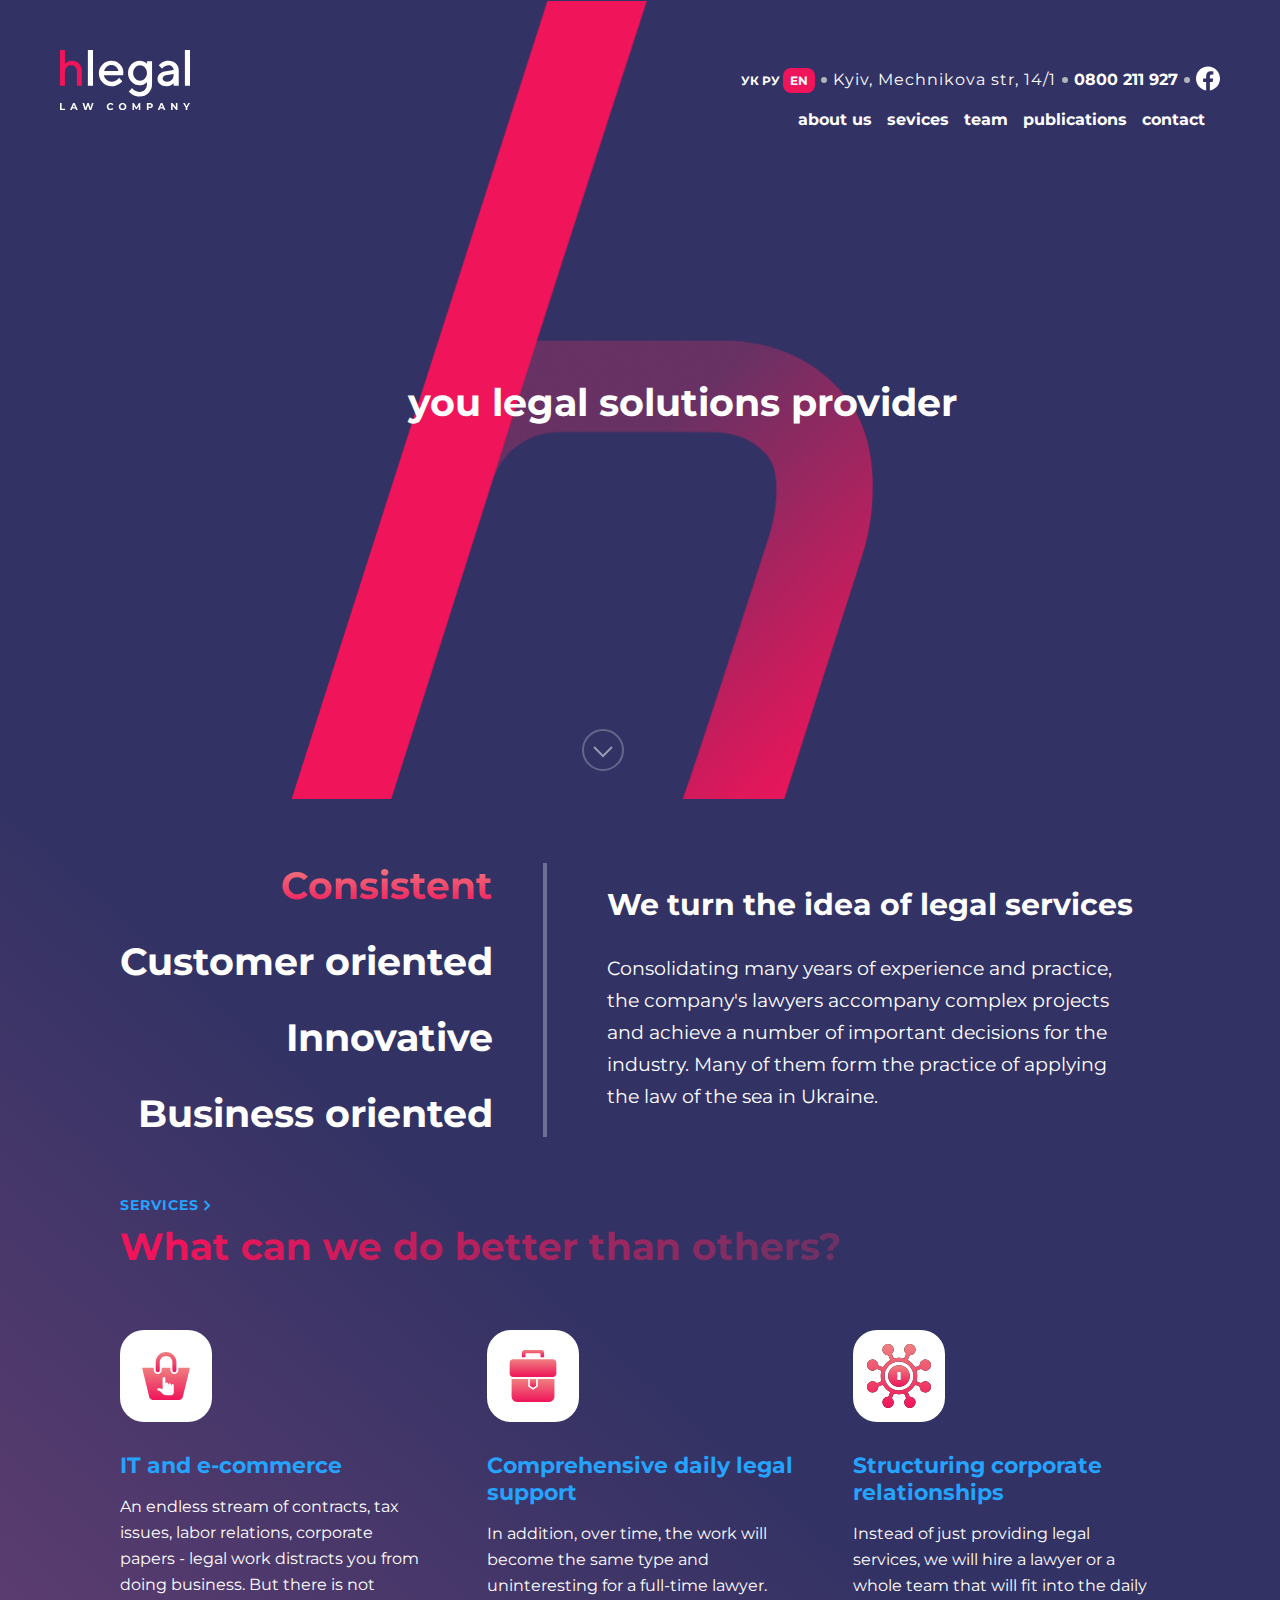
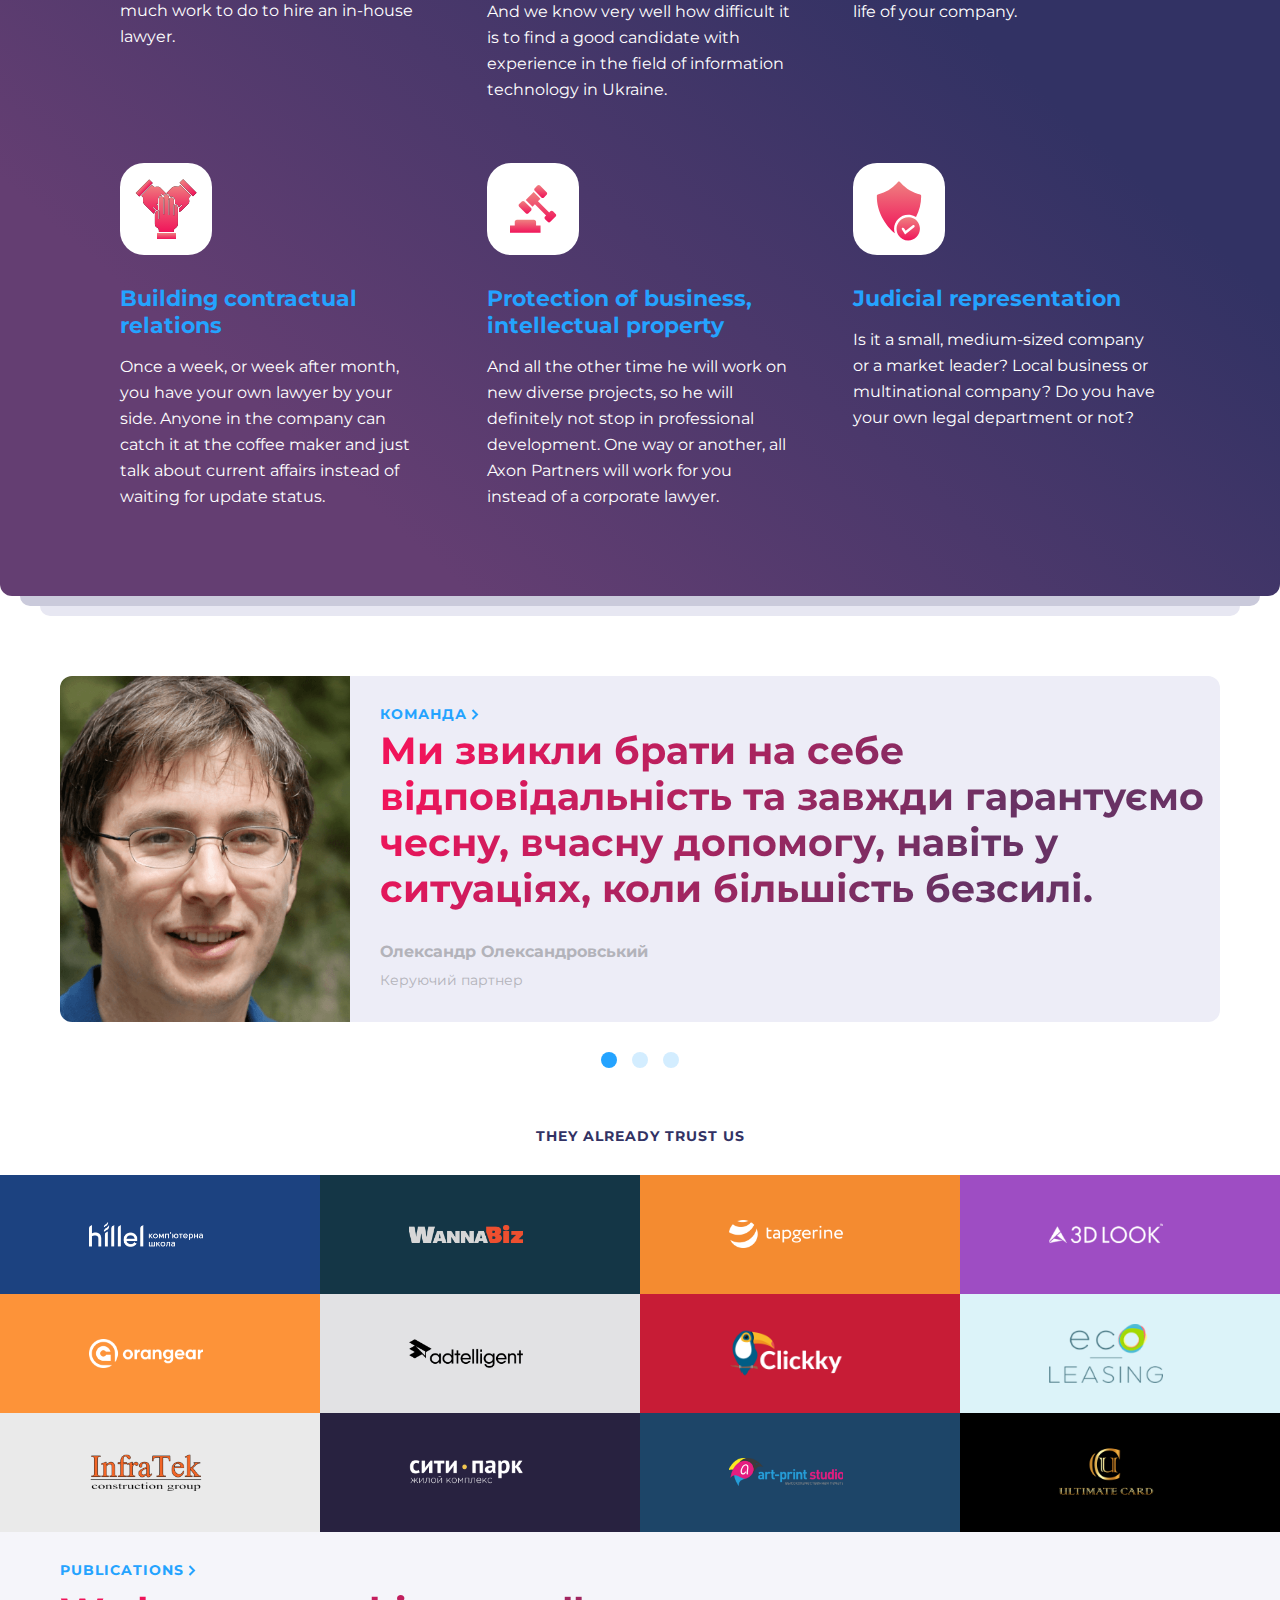
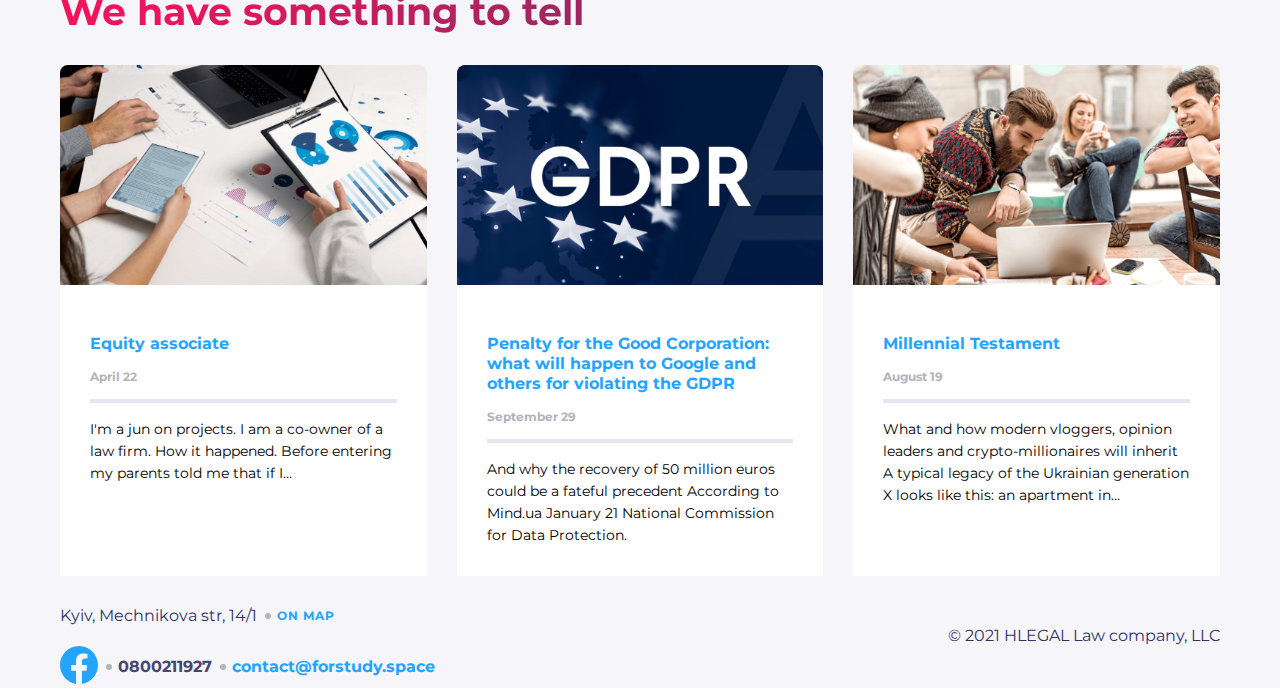
<file: Hlegal2/index.html>
<!DOCTYPE html>
<html lang="en">
<head>
    <meta charset="UTF-8">
    <meta http-equiv="X-UA-Compatible" content="IE=edge">
    <meta name="viewport" content="width=device-width, initial-scale=1.0">
    <title>Homepage</title>
    <link rel="stylesheet" href="./style/pages/index.css">
</head>
<body>
<section class="homepage">
        <div class="container"> 
        <header class="header">
                <div class="header__wrapper">
                    <a href="#" class="logo__link">
                        <img src="./images/Logo_dark.svg" alt="logo" class="logo__img">                                                   
                        <p class="logo__text logo-hidden"></p>
                    </a>
                    <div class="header__burger header__burger-dark">
                        <div class="header__burger__line header__burger__line-dark">                        
                        </div>
                    </div>
                    <div class="header__info header__info-dark">
                        <div class="header__lands">
                            <a href="#" class="header__lang header_link-dark header_link-media">УК                            
                            </a>
                            <a href="#" class="header__lang header_link-dark header_link-media">РУ                            
                            </a>
                            <a href="#" class="header__lang header_link-dark header__lang-active header_link-media">EN                            
                            </a>                        
                        </div>
                        <a class="header__address header_link-dark" href="#">Kyiv, Mechnikova str, 14/1</a>
                        <a  class="header__telnumber header_link-dark header_link-media" href="tel:+0800211927"> 0800 211 927 </a>
                        <a href="/" class="facebook-link">
                            <svg class="header__icon-dark" width="24" height="25" viewBox="0 0 24 25" xmlns="http://www.w3.org/2000/svg">
                            <path d="M24 12.5733C24 5.90541 18.6274 0.5 12 0.5C5.37258 0.5 0 5.90541 0 12.5733C0 18.5995 4.38823 23.5943 10.125 24.5V16.0633H7.07813V12.5733H10.125V9.91343C10.125 6.88755 11.9165 5.21615 14.6576 5.21615C15.9705 5.21615 17.3438 5.45195 17.3438 5.45195V8.42313H15.8306C14.3399 8.42313 13.875 9.35379 13.875 10.3086V12.5733H17.2031L16.6711 16.0633H13.875V24.5C19.6118 23.5943 24 18.5995 24 12.5733Z"/>
                            </svg>
                        </a>
                    </div>
                    <nav class="header__nav">
                        <div class="header__nav__list">
                            <a href="#" class="header__nav__link header_link-dark">about us                                
                            </a>
                            <a href="#" class="header__nav__link header_link-dark">sevices                                
                            </a>
                            <a href="#" class="header__nav__link header_link-dark">team                               
                            </a>
                            <a href="#" class="header__nav__link header_link-dark">publications                             
                            </a>
                            <a href="#" class="header__nav__link header_link-dark">contact                             
                            </a>
                        <div>
                    </nav>
                </div>
        </header>
     <section class="legal">
        <div class="legal__wrapper">
                        <img src="./images/Symbol.png" alt="Symbol" class="legal-img">
                        <h2 class="legal-title">you legal solutions provider</h2>
                <svg class="legal-svg" width="42" height="42" viewBox="0 0 42 42" fill="none" xmlns="http://www.w3.org/2000/svg">
                    <circle opacity="0.5" cx="21" cy="21" r="20" stroke-width="2"/>
                    <path d="M12 18L21 27L30 18" stroke-width="2"/>
                </svg>   
        </div>
     </section>   
     <section class="consistent">
        <div class="container">
            <div class="consistent__wrapper">
                <div class="consistent__card-left">
                    <h1 class="title-red">Consistent</h1>
                    <h1 class="title-white">Customer oriented</h1>
                    <h1 class="title-white">Innovative</h1>
                    <h1 class="title-white">Business oriented</h1>
                </div>
                <div class="consistent__card">
                    <h2 class="consistent__card-title">We turn the idea of legal services</h2>
                    <p class="consistent__card-text">Consolidating many years of experience and practice, the company's lawyers accompany complex projects and achieve a number of important decisions for the industry. Many of them form the practice of applying the law of the sea in Ukraine.</p>
                </div>
            </div>
        </div>
     </section> 
     <section class="service">
        <div class="container">
            <div class="service__item">
                <a href="#" target="_blank">
                    <div class="team__item">
                        <p class="team__item-text">services</p>
                        <svg width="8" height="11" viewBox="0 0 8 11" fill="none" xmlns="http://www.w3.org/2000/svg">
                            <path d="M1.5 1L6 5.5L1.5 10" stroke="#24A3FF" stroke-width="2"/>
                        </svg>                                
                    </div>
                </a>
                <h1 class="title">What can we do better than others?</h1>
            </div>
            <div class="service__wrapper">
            <div class="service__card">
                <div class="service__card-img">
                    <svg width="64" height="64" viewBox="0 0 64 64" fill="none" xmlns="http://www.w3.org/2000/svg">
                        <path d="M23.7339 28.125C24.8379 28.125 25.7339 27.229 25.7339 26.125V18.325C25.7339 14.838 28.5709 12 32.0579 12C35.5449 12 38.3829 14.838 38.3829 18.325V26.125C38.3829 27.229 39.2779 28.125 40.3829 28.125C41.4869 28.125 42.3829 27.229 42.3829 26.125V18.325C42.3839 12.632 37.7519 8 32.0579 8C26.3659 8 21.7339 12.632 21.7339 18.325V26.125C21.7339 27.229 22.6299 28.125 23.7339 28.125Z" fill="url(#paint0_linear_22728_7131)"/>
                        <path d="M55 23.6309H44.384V26.1249C44.384 28.3309 42.59 30.1249 40.384 30.1249C38.178 30.1249 36.384 28.3309 36.384 26.1249V23.6309H27.735V26.1249C27.735 28.3309 25.941 30.1249 23.735 30.1249C21.529 30.1249 19.735 28.3309 19.735 26.1249V23.6309H8.99997C8.44797 23.6309 8.10697 24.0659 8.23797 24.6019L15.236 53.0989C15.658 54.7009 17.344 55.9999 19 55.9999H45C46.658 55.9999 48.342 54.7009 48.766 53.0989L55.762 24.6019C55.893 24.0649 55.553 23.6309 55 23.6309Z" fill="url(#paint1_linear_22728_7131)"/>
                        <path d="M28.6001 34.4C28.6001 33.6265 29.2266 33 30.0001 33C30.7736 33 31.4001 33.6265 31.4001 34.4V41.35L31.4001 40C31.4001 39.2265 32.0266 38.6 32.8001 38.6C33.5736 38.6 34.2001 39.2265 34.2001 40V41.6764C34.2127 40.9141 34.8346 39.3 35.6 39.3C36.3731 39.3 36.9999 39.9268 37 40.7C37 40.7 37.0411 41.7411 37.1332 41.8033C37.3572 41.3285 37.8402 40 38.4 40C39.1732 40 39.8 40.6268 39.8 41.4V48.4C39.8 49.9463 38.5463 51.2 37 51.2H32.3198C30.8344 51.2 29.4099 50.6099 28.3599 49.5599L26.15 47.35L23 45.9402C23.0051 44.6033 24.0526 44.2 25.1 44.2C26.0023 44.2 26.8136 44.3407 28.6 45.25L28.6001 34.4Z" fill="white"/>
                        <defs>
                        <linearGradient id="paint0_linear_22728_7131" x1="32.0584" y1="8" x2="32.0584" y2="28.125" gradientUnits="userSpaceOnUse">
                        <stop stop-color="#EF8080"/>
                        <stop offset="1" stop-color="#F0145A"/>
                        </linearGradient>
                        <linearGradient id="paint1_linear_22728_7131" x1="32" y1="23.6309" x2="32" y2="55.9999" gradientUnits="userSpaceOnUse">
                        <stop stop-color="#EF8080"/>
                        <stop offset="1" stop-color="#F0145A"/>
                        </linearGradient>
                        </defs>
                    </svg>                          
                </div>
                <div class="service__card-info">
                <h5 class="service__card-title">IT and e-commerce</h5>
                <p class="service__card-text">An endless stream of contracts, tax issues, labor relations, corporate papers - legal work distracts you from doing business. But there is not much work to do to hire an in-house lawyer.</p>
                </div>
            </div>
            <div class="service__card">
                <div class="service__card-img">
                    <svg width="64" height="64" viewBox="0 0 64 64" fill="none" xmlns="http://www.w3.org/2000/svg">
                        <path fill-rule="evenodd" clip-rule="evenodd" d="M53.4513 35.0762V52.3713C53.4513 55.4647 51.027 57.9997 48.0632 57.9997H15.9702C13.0064 57.9997 10.5822 55.4647 10.5822 52.3713V35.0762H27.2482V42.587L32.0167 45.7204L36.7852 42.587V35.0762H53.4513Z" fill="url(#paint0_linear_22728_7137)"/>
                        <path fill-rule="evenodd" clip-rule="evenodd" d="M28.9185 35.0762V41.6847L32.0166 43.7202L35.1147 41.6847V35.0762H28.9185Z" fill="url(#paint1_linear_22728_7137)"/>
                        <path fill-rule="evenodd" clip-rule="evenodd" d="M12.0734 15.1426H51.9599C53.8423 15.1426 55.3808 16.8507 55.3808 18.938V29.1912C55.3808 31.2786 53.8423 32.9867 51.9599 32.9867H36.314H27.7194H12.0734C10.191 32.9867 8.65259 31.2786 8.65259 29.1912V18.938C8.65259 16.8507 10.191 15.1426 12.0734 15.1426Z" fill="url(#paint2_linear_22728_7137)"/>
                        <path fill-rule="evenodd" clip-rule="evenodd" d="M23.7119 5.95508H40.3214C41.8646 5.95508 43.1274 7.21788 43.1274 8.76103V13.1384H39.5699V10.5516C39.5699 9.8542 38.9998 9.2817 38.3024 9.2817H25.731C25.0336 9.2817 24.4635 9.8542 24.4635 10.5516V13.1384H20.9059V8.76103C20.9059 7.21788 22.1687 5.95508 23.7119 5.95508Z" fill="url(#paint3_linear_22728_7137)"/>
                        <defs>
                        <linearGradient id="paint0_linear_22728_7137" x1="32.0167" y1="35.0762" x2="32.0167" y2="57.9997" gradientUnits="userSpaceOnUse">
                        <stop stop-color="#EF8080"/>
                        <stop offset="1" stop-color="#F0145A"/>
                        </linearGradient>
                        <linearGradient id="paint1_linear_22728_7137" x1="32.0166" y1="35.0762" x2="32.0166" y2="43.7202" gradientUnits="userSpaceOnUse">
                        <stop stop-color="#EF8080"/>
                        <stop offset="1" stop-color="#F0145A"/>
                        </linearGradient>
                        <linearGradient id="paint2_linear_22728_7137" x1="32.0167" y1="15.1426" x2="32.0167" y2="32.9867" gradientUnits="userSpaceOnUse">
                        <stop stop-color="#EF8080"/>
                        <stop offset="1" stop-color="#F0145A"/>
                        </linearGradient>
                        <linearGradient id="paint3_linear_22728_7137" x1="32.0167" y1="5.95508" x2="32.0167" y2="13.1384" gradientUnits="userSpaceOnUse">
                        <stop stop-color="#EF8080"/>
                        <stop offset="1" stop-color="#F0145A"/>
                        </linearGradient>
                        </defs>
                    </svg>                      
                </div>
                <div class="service__card-info">
                    <h5 class="service__card-title">Comprehensive daily legal support</h5>
                    <p class="service__card-text">In addition, over time, the work will become the same type and uninteresting for a full-time lawyer. And we know very well how difficult it is to find a good candidate with experience in the field of information technology in Ukraine.</p>
                </div>
            </div>
            <div class="service__card">
                <div class="service__card-img">
                    <svg width="64" height="64" viewBox="0 0 64 64" fill="none" xmlns="http://www.w3.org/2000/svg">
                        <path d="M60.5264 37.7273C59.8389 37.4426 59.1151 37.2982 58.3752 37.2982C56.7435 37.2982 55.2362 37.9946 54.1896 39.1615L52.9696 38.6562L49.4895 37.2147C49.9834 35.5616 50.2499 33.8113 50.2499 31.9998C50.2499 30.1883 49.9832 28.4381 49.4895 26.7849L52.9696 25.3435L54.1896 24.8381C55.2362 26.0051 56.7435 26.7014 58.3752 26.7014C59.1151 26.7014 59.8389 26.5571 60.5264 26.2722C63.3917 25.0852 64.7575 21.7883 63.5705 18.9227C62.6965 16.8128 60.656 15.4493 58.3722 15.4493C57.6324 15.4493 56.9086 15.5937 56.2211 15.8786C53.9629 16.814 52.6374 19.0598 52.7574 21.3722L51.5303 21.8805L48.0513 23.3215C46.3611 20.208 43.7916 17.6383 40.6781 15.9483L42.1191 12.4694L42.6269 11.2436C42.7253 11.2487 42.8239 11.2517 42.9229 11.2517C45.2068 11.2517 47.2471 9.88836 48.1213 7.77836C49.3081 4.91287 47.9425 1.61587 45.077 0.428874C44.3894 0.144375 43.6658 0 42.9259 0C40.642 0 38.6017 1.36337 37.7275 3.47337C36.7922 5.73161 37.4429 8.25698 39.1629 9.80723L38.6564 11.0301L37.2149 14.5102C35.5618 14.0165 33.8115 13.7498 32 13.7498C30.1885 13.7498 28.4383 14.0165 26.7852 14.5102L25.3437 11.0301L24.8372 9.80723C26.5572 8.25698 27.2079 5.73161 26.2725 3.47324C25.3984 1.36337 23.3578 0 21.0741 0C20.3342 0 19.6104 0.144375 18.9229 0.429249C16.0576 1.61625 14.6918 4.91312 15.8788 7.77874C16.7528 9.88861 18.7933 11.2521 21.0771 11.2521C21.1761 11.2521 21.2747 11.2491 21.3731 11.244L21.8808 12.4697L23.3218 15.9487C20.2083 17.6388 17.6387 20.2083 15.9487 23.3218L12.4697 21.8808L11.2426 21.3726C11.3626 19.0602 10.0371 16.8143 7.77883 15.8788C7.09133 15.5941 6.36758 15.4497 5.62771 15.4497C3.34384 15.4497 1.30347 16.8131 0.429344 18.9231C-0.757529 21.7886 0.608094 25.0856 3.47359 26.2726C4.16109 26.5573 4.88484 26.7017 5.62471 26.7017C7.25646 26.7017 8.7637 26.0053 9.81033 24.8383L11.0303 25.3437L14.5104 26.7852C14.0166 28.4383 13.7501 30.1886 13.7501 32.0001C13.7501 33.8116 14.0167 35.5618 14.5104 37.2149L11.0302 38.6562L9.8102 39.1615C8.76358 37.9946 7.25633 37.2982 5.62458 37.2982C4.88471 37.2982 4.16096 37.4426 3.47346 37.7274C0.608094 38.9144 -0.757654 42.2113 0.429344 45.0769C1.30334 47.1868 3.34384 48.5503 5.62758 48.5503C6.36746 48.5503 7.09121 48.4059 7.77871 48.121C10.037 47.1857 11.3624 44.9398 11.2424 42.6274L12.4696 42.1192L15.9486 40.6782C17.6387 43.7917 20.2082 46.3613 23.3217 48.0513L21.8807 51.5303L21.3729 52.756C21.2746 52.7509 21.1759 52.7479 21.0769 52.7479C18.7931 52.7479 16.7527 54.1113 15.8786 56.2213C14.6917 59.0868 16.0573 62.3838 18.9228 63.5708C19.6103 63.8555 20.3341 63.9999 21.0739 63.9999C23.3578 63.9999 25.3982 62.6365 26.2723 60.5265C27.2077 58.2683 26.5569 55.7429 24.8369 54.1926L25.3434 52.9698L26.7849 49.4897C28.438 49.9834 30.1883 50.25 31.9998 50.25C33.8113 50.25 35.5615 49.9834 37.2146 49.4897L38.6561 52.9698L39.1626 54.1926C37.4426 55.7429 36.7919 58.2683 37.7273 60.5266C38.6013 62.6365 40.6418 64 42.9255 64C43.6654 64 44.3891 63.8556 45.0766 63.5708C47.942 62.3838 49.3078 59.0869 48.1208 56.2213C47.2468 54.1114 45.2063 52.7479 42.9225 52.7479C42.8235 52.7479 42.7249 52.7509 42.6265 52.756L42.1188 51.5303L40.6778 48.0513C43.7913 46.3612 46.3609 43.7917 48.0509 40.6782L51.5299 42.1192L52.757 42.6274C52.637 44.9398 53.9625 47.1857 56.2207 48.1212C56.9082 48.4059 57.632 48.5503 58.3719 48.5503C60.6557 48.5503 62.6961 47.1869 63.5702 45.0769C64.7575 42.2113 63.392 38.9143 60.5264 37.7273ZM32 46.4998C24.0048 46.4998 17.5001 39.995 17.5001 31.9998C17.5001 24.0046 24.0048 17.4998 32 17.4998C39.9953 17.4998 46.5 24.0046 46.5 31.9998C46.5 39.995 39.9951 46.4998 32 46.4998Z" fill="black"/>
                        <path d="M60.5264 37.7273C59.8389 37.4426 59.1151 37.2982 58.3752 37.2982C56.7435 37.2982 55.2362 37.9946 54.1896 39.1615L52.9696 38.6562L49.4895 37.2147C49.9834 35.5616 50.2499 33.8113 50.2499 31.9998C50.2499 30.1883 49.9832 28.4381 49.4895 26.7849L52.9696 25.3435L54.1896 24.8381C55.2362 26.0051 56.7435 26.7014 58.3752 26.7014C59.1151 26.7014 59.8389 26.5571 60.5264 26.2722C63.3917 25.0852 64.7575 21.7883 63.5705 18.9227C62.6965 16.8128 60.656 15.4493 58.3722 15.4493C57.6324 15.4493 56.9086 15.5937 56.2211 15.8786C53.9629 16.814 52.6374 19.0598 52.7574 21.3722L51.5303 21.8805L48.0513 23.3215C46.3611 20.208 43.7916 17.6383 40.6781 15.9483L42.1191 12.4694L42.6269 11.2436C42.7253 11.2487 42.8239 11.2517 42.9229 11.2517C45.2068 11.2517 47.2471 9.88836 48.1213 7.77836C49.3081 4.91287 47.9425 1.61587 45.077 0.428874C44.3894 0.144375 43.6658 0 42.9259 0C40.642 0 38.6017 1.36337 37.7275 3.47337C36.7922 5.73161 37.4429 8.25698 39.1629 9.80723L38.6564 11.0301L37.2149 14.5102C35.5618 14.0165 33.8115 13.7498 32 13.7498C30.1885 13.7498 28.4383 14.0165 26.7852 14.5102L25.3437 11.0301L24.8372 9.80723C26.5572 8.25698 27.2079 5.73161 26.2725 3.47324C25.3984 1.36337 23.3578 0 21.0741 0C20.3342 0 19.6104 0.144375 18.9229 0.429249C16.0576 1.61625 14.6918 4.91312 15.8788 7.77874C16.7528 9.88861 18.7933 11.2521 21.0771 11.2521C21.1761 11.2521 21.2747 11.2491 21.3731 11.244L21.8808 12.4697L23.3218 15.9487C20.2083 17.6388 17.6387 20.2083 15.9487 23.3218L12.4697 21.8808L11.2426 21.3726C11.3626 19.0602 10.0371 16.8143 7.77883 15.8788C7.09133 15.5941 6.36758 15.4497 5.62771 15.4497C3.34384 15.4497 1.30347 16.8131 0.429344 18.9231C-0.757529 21.7886 0.608094 25.0856 3.47359 26.2726C4.16109 26.5573 4.88484 26.7017 5.62471 26.7017C7.25646 26.7017 8.7637 26.0053 9.81033 24.8383L11.0303 25.3437L14.5104 26.7852C14.0166 28.4383 13.7501 30.1886 13.7501 32.0001C13.7501 33.8116 14.0167 35.5618 14.5104 37.2149L11.0302 38.6562L9.8102 39.1615C8.76358 37.9946 7.25633 37.2982 5.62458 37.2982C4.88471 37.2982 4.16096 37.4426 3.47346 37.7274C0.608094 38.9144 -0.757654 42.2113 0.429344 45.0769C1.30334 47.1868 3.34384 48.5503 5.62758 48.5503C6.36746 48.5503 7.09121 48.4059 7.77871 48.121C10.037 47.1857 11.3624 44.9398 11.2424 42.6274L12.4696 42.1192L15.9486 40.6782C17.6387 43.7917 20.2082 46.3613 23.3217 48.0513L21.8807 51.5303L21.3729 52.756C21.2746 52.7509 21.1759 52.7479 21.0769 52.7479C18.7931 52.7479 16.7527 54.1113 15.8786 56.2213C14.6917 59.0868 16.0573 62.3838 18.9228 63.5708C19.6103 63.8555 20.3341 63.9999 21.0739 63.9999C23.3578 63.9999 25.3982 62.6365 26.2723 60.5265C27.2077 58.2683 26.5569 55.7429 24.8369 54.1926L25.3434 52.9698L26.7849 49.4897C28.438 49.9834 30.1883 50.25 31.9998 50.25C33.8113 50.25 35.5615 49.9834 37.2146 49.4897L38.6561 52.9698L39.1626 54.1926C37.4426 55.7429 36.7919 58.2683 37.7273 60.5266C38.6013 62.6365 40.6418 64 42.9255 64C43.6654 64 44.3891 63.8556 45.0766 63.5708C47.942 62.3838 49.3078 59.0869 48.1208 56.2213C47.2468 54.1114 45.2063 52.7479 42.9225 52.7479C42.8235 52.7479 42.7249 52.7509 42.6265 52.756L42.1188 51.5303L40.6778 48.0513C43.7913 46.3612 46.3609 43.7917 48.0509 40.6782L51.5299 42.1192L52.757 42.6274C52.637 44.9398 53.9625 47.1857 56.2207 48.1212C56.9082 48.4059 57.632 48.5503 58.3719 48.5503C60.6557 48.5503 62.6961 47.1869 63.5702 45.0769C64.7575 42.2113 63.392 38.9143 60.5264 37.7273ZM32 46.4998C24.0048 46.4998 17.5001 39.995 17.5001 31.9998C17.5001 24.0046 24.0048 17.4998 32 17.4998C39.9953 17.4998 46.5 24.0046 46.5 31.9998C46.5 39.995 39.9951 46.4998 32 46.4998Z" fill="url(#paint0_linear_22728_7150)"/>
                        <path d="M32.0001 21.25C26.0726 21.25 21.2501 26.0725 21.2501 32C21.2501 37.9275 26.0726 42.75 32.0001 42.75C37.9276 42.75 42.7501 37.9275 42.7501 32C42.7501 26.0725 37.9276 21.25 32.0001 21.25ZM33.8751 36.125H30.1251V27.875H33.8751V36.125Z" fill="black"/>
                        <path d="M32.0001 21.25C26.0726 21.25 21.2501 26.0725 21.2501 32C21.2501 37.9275 26.0726 42.75 32.0001 42.75C37.9276 42.75 42.7501 37.9275 42.7501 32C42.7501 26.0725 37.9276 21.25 32.0001 21.25ZM33.8751 36.125H30.1251V27.875H33.8751V36.125Z" fill="url(#paint1_linear_22728_7150)"/>
                        <defs>
                        <linearGradient id="paint0_linear_22728_7150" x1="31.9999" y1="0" x2="31.9999" y2="64" gradientUnits="userSpaceOnUse">
                        <stop stop-color="#EF8080"/>
                        <stop offset="1" stop-color="#F0145A"/>
                        </linearGradient>
                        <linearGradient id="paint1_linear_22728_7150" x1="32.0001" y1="21.25" x2="32.0001" y2="42.75" gradientUnits="userSpaceOnUse">
                        <stop stop-color="#EF8080"/>
                        <stop offset="1" stop-color="#F0145A"/>
                        </linearGradient>
                        </defs>
                    </svg>                        
                </div>
                <div class="service__card-info">
                    <h5 class="service__card-title">Structuring corporate relationships</h5>
                    <p class="service__card-text">Instead of just providing legal services, we will hire a lawyer or a whole team that will fit into the daily life of your company.</p>
                </div>
            </div>
            <div class="service__card">
                <div class="service__card-img">
                    <svg width="64" height="64" viewBox="0 0 64 64" fill="none" xmlns="http://www.w3.org/2000/svg">
                        <path d="M42.0057 56H23.0057V62H42.0057V56Z" fill="black"/>
                        <path d="M42.0057 56H23.0057V62H42.0057V56Z" fill="url(#paint0_linear_22728_7167)"/>
                        <path d="M15.1727 2.45168L1.73761 15.8867L5.27315 19.4223L18.7082 5.98722L15.1727 2.45168Z" fill="black"/>
                        <path d="M15.1727 2.45168L1.73761 15.8867L5.27315 19.4223L18.7082 5.98722L15.1727 2.45168Z" fill="url(#paint1_linear_22728_7167)"/>
                        <path d="M49.1127 2.3219L45.5771 5.85742L59.0122 19.2925L62.5477 15.757L49.1127 2.3219Z" fill="black"/>
                        <path d="M49.1127 2.3219L45.5771 5.85742L59.0122 19.2925L62.5477 15.757L49.1127 2.3219Z" fill="url(#paint2_linear_22728_7167)"/>
                        <path d="M44.5563 9.70648L41.865 9.59241C41.089 9.48286 40.2981 9.55517 39.5548 9.80362C38.8115 10.0521 38.1361 10.4699 37.5819 11.024L32.0774 16.5285L26.3239 10.775C25.8243 10.2869 25.2011 9.94433 24.5213 9.78417C23.8415 9.624 23.1309 9.6523 22.466 9.86603C21.8388 10.0568 21.1715 10.0735 20.5355 9.91444C19.8994 9.75537 19.3186 9.42646 18.855 8.96288L18.0011 8.109L7.39447 18.7156L9.12247 20.4436L9.00839 23.1348C8.89885 23.9108 8.97115 24.7017 9.2196 25.445C9.46805 26.1884 9.88584 26.8638 10.44 27.418L20.0524 37.0304C20.1809 35.7686 20.7855 34.6032 21.7431 33.7715L18.7482 30.7765L19.4553 30.0695L22.5835 33.1977C23.0269 32.9452 23.5067 32.7629 24.0059 32.6571V28.9632L22.2837 27.241L22.9908 26.5339L24.0059 27.5489V22.1991C23.9947 21.3148 24.3086 20.4572 24.8878 19.789C25.4671 19.1208 26.2715 18.6885 27.1484 18.5741C27.4792 18.542 27.8127 18.5571 28.1392 18.6189L26.9097 17.3894L27.6169 16.6823L29.413 18.4785C29.7311 17.8621 30.2232 17.3527 30.8283 17.0135C31.4333 16.6742 32.1246 16.5201 32.8164 16.5702C33.6513 16.6677 34.4258 17.0542 35.0056 17.6628C35.5854 18.2713 35.9341 19.0636 35.9912 19.9022C36.5595 19.632 37.1893 19.5175 37.8164 19.5702C38.7075 19.6768 39.5272 20.1107 40.1165 20.7875C40.7059 21.4644 41.0228 22.336 41.0058 23.2333V26.6571C41.9159 26.8472 42.755 27.287 43.4291 27.9274C44.1031 28.5677 44.5855 29.3832 44.8219 30.2823L47.6105 27.4938L48.3176 28.2009L45.0023 31.5162C45.0024 31.5299 45.0059 31.5427 45.0059 31.5565V34.8766C45.9043 34.7826 46.7436 34.3844 47.3848 33.7481L54.2249 26.908C54.713 26.4084 55.0556 25.7852 55.2157 25.1054C55.3759 24.4256 55.3475 23.715 55.1338 23.0501C54.943 22.4228 54.9263 21.7555 55.0854 21.1195C55.2445 20.4835 55.5734 19.9026 56.037 19.439L56.8909 18.5851L46.2843 7.97852L44.5563 9.70648Z" fill="black"/>
                        <path d="M44.5563 9.70648L41.865 9.59241C41.089 9.48286 40.2981 9.55517 39.5548 9.80362C38.8115 10.0521 38.1361 10.4699 37.5819 11.024L32.0774 16.5285L26.3239 10.775C25.8243 10.2869 25.2011 9.94433 24.5213 9.78417C23.8415 9.624 23.1309 9.6523 22.466 9.86603C21.8388 10.0568 21.1715 10.0735 20.5355 9.91444C19.8994 9.75537 19.3186 9.42646 18.855 8.96288L18.0011 8.109L7.39447 18.7156L9.12247 20.4436L9.00839 23.1348C8.89885 23.9108 8.97115 24.7017 9.2196 25.445C9.46805 26.1884 9.88584 26.8638 10.44 27.418L20.0524 37.0304C20.1809 35.7686 20.7855 34.6032 21.7431 33.7715L18.7482 30.7765L19.4553 30.0695L22.5835 33.1977C23.0269 32.9452 23.5067 32.7629 24.0059 32.6571V28.9632L22.2837 27.241L22.9908 26.5339L24.0059 27.5489V22.1991C23.9947 21.3148 24.3086 20.4572 24.8878 19.789C25.4671 19.1208 26.2715 18.6885 27.1484 18.5741C27.4792 18.542 27.8127 18.5571 28.1392 18.6189L26.9097 17.3894L27.6169 16.6823L29.413 18.4785C29.7311 17.8621 30.2232 17.3527 30.8283 17.0135C31.4333 16.6742 32.1246 16.5201 32.8164 16.5702C33.6513 16.6677 34.4258 17.0542 35.0056 17.6628C35.5854 18.2713 35.9341 19.0636 35.9912 19.9022C36.5595 19.632 37.1893 19.5175 37.8164 19.5702C38.7075 19.6768 39.5272 20.1107 40.1165 20.7875C40.7059 21.4644 41.0228 22.336 41.0058 23.2333V26.6571C41.9159 26.8472 42.755 27.287 43.4291 27.9274C44.1031 28.5677 44.5855 29.3832 44.8219 30.2823L47.6105 27.4938L48.3176 28.2009L45.0023 31.5162C45.0024 31.5299 45.0059 31.5427 45.0059 31.5565V34.8766C45.9043 34.7826 46.7436 34.3844 47.3848 33.7481L54.2249 26.908C54.713 26.4084 55.0556 25.7852 55.2157 25.1054C55.3759 24.4256 55.3475 23.715 55.1338 23.0501C54.943 22.4228 54.9263 21.7555 55.0854 21.1195C55.2445 20.4835 55.5734 19.9026 56.037 19.439L56.8909 18.5851L46.2843 7.97852L44.5563 9.70648Z" fill="url(#paint3_linear_22728_7167)"/>
                        <path d="M29.8804 21.6901C29.8044 21.0405 29.476 20.4468 28.966 20.0373C28.4559 19.6278 27.8053 19.4353 27.1546 19.5015C26.5234 19.5886 25.9463 19.9046 25.5329 20.3894C25.1194 20.8742 24.8986 21.4941 24.9124 22.1311V33.4885C23.8515 33.4885 22.8341 33.9099 22.0839 34.66C21.3338 35.4102 20.9124 36.4276 20.9124 37.4885V47.1619C20.9205 47.8603 21.1189 48.5432 21.4864 49.1371C21.8538 49.7311 22.3763 50.2135 22.9976 50.5325C23.576 50.8412 24.0597 51.3012 24.3969 51.8634C24.7342 52.4256 24.9123 53.0689 24.9124 53.7245V54.9321H39.9124V52.4885L41.896 50.6661C42.5222 50.1948 43.0303 49.5844 43.3803 48.8831C43.7302 48.1818 43.9123 47.4088 43.9124 46.6251V31.4885C43.9124 30.4276 43.4909 29.4102 42.7408 28.66C41.9906 27.9099 40.9732 27.4885 39.9124 27.4885V23.1659C39.9293 22.5187 39.7062 21.888 39.286 21.3955C38.8657 20.903 38.2781 20.5834 37.6362 20.4983C37.0063 20.4426 36.3787 20.6285 35.8807 21.0183C35.3826 21.408 35.0513 21.9725 34.9539 22.5974H35.4124V38.0407H34.4124V22.5974H34.9124V20.1659C34.9293 19.5187 34.7062 18.888 34.286 18.3955C33.8657 17.903 33.2781 17.5834 32.6362 17.4983C32.2904 17.4673 31.942 17.5086 31.613 17.6196C31.2841 17.7306 30.9819 17.909 30.7256 18.1432C30.4694 18.3775 30.2647 18.6625 30.1247 18.9802C29.9847 19.2979 29.9124 19.6413 29.9124 19.9885V21.6901H30.4124V37.1335H29.4124V21.6901H29.8804ZM25.3115 42.0407H24.3115V34.0407H25.3115V42.0407ZM39.4124 27.799H40.4124V38.2423H39.4124V27.799Z" fill="black"/>
                        <path d="M29.8804 21.6901C29.8044 21.0405 29.476 20.4468 28.966 20.0373C28.4559 19.6278 27.8053 19.4353 27.1546 19.5015C26.5234 19.5886 25.9463 19.9046 25.5329 20.3894C25.1194 20.8742 24.8986 21.4941 24.9124 22.1311V33.4885C23.8515 33.4885 22.8341 33.9099 22.0839 34.66C21.3338 35.4102 20.9124 36.4276 20.9124 37.4885V47.1619C20.9205 47.8603 21.1189 48.5432 21.4864 49.1371C21.8538 49.7311 22.3763 50.2135 22.9976 50.5325C23.576 50.8412 24.0597 51.3012 24.3969 51.8634C24.7342 52.4256 24.9123 53.0689 24.9124 53.7245V54.9321H39.9124V52.4885L41.896 50.6661C42.5222 50.1948 43.0303 49.5844 43.3803 48.8831C43.7302 48.1818 43.9123 47.4088 43.9124 46.6251V31.4885C43.9124 30.4276 43.4909 29.4102 42.7408 28.66C41.9906 27.9099 40.9732 27.4885 39.9124 27.4885V23.1659C39.9293 22.5187 39.7062 21.888 39.286 21.3955C38.8657 20.903 38.2781 20.5834 37.6362 20.4983C37.0063 20.4426 36.3787 20.6285 35.8807 21.0183C35.3826 21.408 35.0513 21.9725 34.9539 22.5974H35.4124V38.0407H34.4124V22.5974H34.9124V20.1659C34.9293 19.5187 34.7062 18.888 34.286 18.3955C33.8657 17.903 33.2781 17.5834 32.6362 17.4983C32.2904 17.4673 31.942 17.5086 31.613 17.6196C31.2841 17.7306 30.9819 17.909 30.7256 18.1432C30.4694 18.3775 30.2647 18.6625 30.1247 18.9802C29.9847 19.2979 29.9124 19.6413 29.9124 19.9885V21.6901H30.4124V37.1335H29.4124V21.6901H29.8804ZM25.3115 42.0407H24.3115V34.0407H25.3115V42.0407ZM39.4124 27.799H40.4124V38.2423H39.4124V27.799Z" fill="url(#paint4_linear_22728_7167)"/>
                        <defs>
                        <linearGradient id="paint0_linear_22728_7167" x1="32.5057" y1="56" x2="32.5057" y2="62" gradientUnits="userSpaceOnUse">
                        <stop stop-color="#EF8080"/>
                        <stop offset="1" stop-color="#F0145A"/>
                        </linearGradient>
                        <linearGradient id="paint1_linear_22728_7167" x1="8.45513" y1="9.1692" x2="11.9907" y2="12.7047" gradientUnits="userSpaceOnUse">
                        <stop stop-color="#EF8080"/>
                        <stop offset="1" stop-color="#F0145A"/>
                        </linearGradient>
                        <linearGradient id="paint2_linear_22728_7167" x1="47.3449" y1="4.08966" x2="60.78" y2="17.5247" gradientUnits="userSpaceOnUse">
                        <stop stop-color="#EF8080"/>
                        <stop offset="1" stop-color="#F0145A"/>
                        </linearGradient>
                        <linearGradient id="paint3_linear_22728_7167" x1="32.1427" y1="7.97852" x2="32.1427" y2="37.0304" gradientUnits="userSpaceOnUse">
                        <stop stop-color="#EF8080"/>
                        <stop offset="1" stop-color="#F0145A"/>
                        </linearGradient>
                        <linearGradient id="paint4_linear_22728_7167" x1="32.4124" y1="17.4883" x2="32.4124" y2="54.9321" gradientUnits="userSpaceOnUse">
                        <stop stop-color="#EF8080"/>
                        <stop offset="1" stop-color="#F0145A"/>
                        </linearGradient>
                        </defs>
                    </svg>                                            
                </div>
                <div class="service__card-info">
                    <h5 class="service__card-title">Building contractual relations</h5>
                    <p class="service__card-text">Once a week, or week after month, you have your own lawyer by your side. Anyone in the company can catch it at the coffee maker and just talk about current affairs instead of waiting for update status.</p>
                </div>                
            </div>
            <div class="service__card">
                <div class="service__card-img">
                    <svg width="64" height="64" viewBox="0 0 64 64" fill="none" xmlns="http://www.w3.org/2000/svg">
                        <path d="M40.352 20.389C41.084 21.121 42.27 21.123 43.002 20.389L45.61 17.781C46.341 17.049 46.339 15.863 45.61 15.13L39.027 8.549C38.297 7.817 37.111 7.817 36.379 8.549L33.77 11.157C33.04 11.889 33.04 13.075 33.77 13.805L40.352 20.389Z" fill="url(#paint0_linear_22728_7169)"/>
                        <path d="M24.766 36.2672C25.497 36.9962 26.683 36.9962 27.414 36.2672L30.023 33.6572C30.755 32.9272 30.755 31.7402 30.023 31.0082L23.44 24.4252C22.709 23.6952 21.523 23.6932 20.791 24.4252L18.183 27.0332C17.451 27.7652 17.453 28.9512 18.183 29.6832L24.766 36.2672Z" fill="url(#paint1_linear_22728_7169)"/>
                        <path d="M54.648 36.8931L52.001 34.2431C51.267 33.5131 50.084 33.5131 49.353 34.2431L48.192 35.4031L36.987 24.1961L39.414 21.7681L32.681 15.0371L30.253 17.4651L27.161 20.5551L24.787 22.9291L31.519 29.6621L33.896 27.2891L45.099 38.4941L44.051 39.5431C43.319 40.2721 43.317 41.4591 44.051 42.1911L46.698 44.8391C47.432 45.5731 48.617 45.5731 49.348 44.8391L54.647 39.5421C55.38 38.8091 55.38 37.6251 54.648 36.8931Z" fill="url(#paint2_linear_22728_7169)"/>
                        <path d="M35.077 44.9425C35.077 43.7435 34.105 42.7695 32.904 42.7695H15.936C14.736 42.7695 13.763 43.7435 13.763 44.9425V48.4695H9V55.8585H39.558V48.4695H35.077V44.9425Z" fill="url(#paint3_linear_22728_7169)"/>
                        <defs>
                        <linearGradient id="paint0_linear_22728_7169" x1="39.69" y1="8" x2="39.69" y2="20.9388" gradientUnits="userSpaceOnUse">
                        <stop stop-color="#EF8080"/>
                        <stop offset="1" stop-color="#F0145A"/>
                        </linearGradient>
                        <linearGradient id="paint1_linear_22728_7169" x1="24.1034" y1="23.877" x2="24.1034" y2="36.814" gradientUnits="userSpaceOnUse">
                        <stop stop-color="#EF8080"/>
                        <stop offset="1" stop-color="#F0145A"/>
                        </linearGradient>
                        <linearGradient id="paint2_linear_22728_7169" x1="39.9919" y1="15.0371" x2="39.9919" y2="45.3896" gradientUnits="userSpaceOnUse">
                        <stop stop-color="#EF8080"/>
                        <stop offset="1" stop-color="#F0145A"/>
                        </linearGradient>
                        <linearGradient id="paint3_linear_22728_7169" x1="24.279" y1="42.7695" x2="24.279" y2="55.8585" gradientUnits="userSpaceOnUse">
                        <stop stop-color="#EF8080"/>
                        <stop offset="1" stop-color="#F0145A"/>
                        </linearGradient>
                        </defs>
                    </svg>                        
                </div>
                <div class="service__card-info">
                    <h5 class="service__card-title">Protection of business, intellectual property</h5>
                    <p class="service__card-text">And all the other time he will work on new diverse projects, so he will definitely not stop in professional development. One way or another, all Axon Partners will work for you instead of a corporate lawyer.</p>
                </div>  
            </div>
            <div class="service__card">
                <div class="service__card-img">
                    <svg width="64" height="64" viewBox="0 0 64 64" fill="none" xmlns="http://www.w3.org/2000/svg">
                        <path d="M41.2317 37.6961C43.5839 37.6961 45.9096 38.2844 47.9577 39.3974C48.3296 39.5979 48.6709 39.8368 49.0194 40.0667C52.3807 33.4869 54.1545 26.5278 54.1545 19.7388C54.1545 19.3573 54.1545 18.9634 54.1423 18.5696C54.1177 18.0158 53.7238 17.5358 53.1699 17.4127C45.7361 15.7881 39.0038 11.7634 33.7115 5.78193L32.9238 4.88342C32.6899 4.61268 32.3577 4.465 32.0007 4.465C31.6192 4.41579 31.3238 4.60036 31.0899 4.85885L29.8838 6.1881C24.8623 11.7142 18.5361 15.5296 11.5946 17.2281L10.7946 17.425C10.253 17.5481 9.8715 18.0281 9.85918 18.5819C9.41612 35.8865 19.6315 48.3296 24.0377 52.8834C25.2306 54.1082 26.5606 55.3256 27.8253 56.3319C27.3509 54.9011 27.0779 53.3957 27.0779 51.8499C27.0779 44.0452 33.427 37.6961 41.2317 37.6961Z" fill="url(#paint0_linear_22728_7168)"/>
                        <path d="M46.7822 41.5613C45.0837 40.6382 43.1637 40.1582 41.2314 40.1582C34.7822 40.1582 29.5391 45.4013 29.5391 51.8505C29.5391 54.029 30.1299 56.1582 31.2622 57.9797C33.416 61.4628 37.133 63.5428 41.2314 63.5428C47.6683 63.5428 52.9237 58.2997 52.9237 51.8505C52.9237 47.5428 50.5729 43.6043 46.7822 41.5613ZM47.2196 50.2937L38.0747 57.4103L34.9527 52.5269C34.5862 51.9542 34.7538 51.1934 35.3265 50.8274C35.8999 50.4608 36.6613 50.6297 37.0261 51.2012L38.6937 53.8093L45.7076 48.3514C46.243 47.9337 47.0171 48.0293 47.4347 48.5666C47.8524 49.1032 47.7556 49.8767 47.2196 50.2937Z" fill="url(#paint1_linear_22728_7168)"/>
                        <defs>
                        <linearGradient id="paint0_linear_22728_7168" x1="31.9999" y1="4.45703" x2="31.9999" y2="56.3319" gradientUnits="userSpaceOnUse">
                        <stop stop-color="#EF8080"/>
                        <stop offset="1" stop-color="#F0145A"/>
                        </linearGradient>
                        <linearGradient id="paint1_linear_22728_7168" x1="41.2314" y1="40.1582" x2="41.2314" y2="63.5428" gradientUnits="userSpaceOnUse">
                        <stop stop-color="#EF8080"/>
                        <stop offset="1" stop-color="#F0145A"/>
                        </linearGradient>
                        </defs>
                    </svg>                        
                </div>
                <div class="service__card-info">
                    <h5 class="service__card-title">Judicial representation</h5>
                    <p class="service__card-text">Is it a small, medium-sized company or a market leader? Local business or multinational company? Do you have your own legal department or not?</p>
                </div> 
            </div>  
            </div>          
        </div>
    </section> 
</div> 
</section>
<div class="boxShadow1"></div>
<div class="boxShadow2"></div>
    <section class="team">
        <div class="container">
            <div class="team__wrapper">
                <div class="team__card team__card-left">
                    <img src="./images/Team-1.png" alt="team" class="team__card-img">
                </div>
                <div class="team__card team__card-right">
                    <div class="team__card-up">
                    <a href="#" target="_blank">
                        <div class="team__item">
                            <p class="team__item-text">команда</p>
                            <svg width="8" height="11" viewBox="0 0 8 11" fill="none" xmlns="http://www.w3.org/2000/svg">
                                <path d="M1.5 1L6 5.5L1.5 10" stroke="#24A3FF" stroke-width="2"/>
                            </svg>                                
                        </div>
                    </a>
                    <h1 class="title">Ми звикли брати на себе відповідальність та завжди гарантуємо чесну, вчасну допомогу, навіть у ситуаціях, коли більшість безсилі.</h1>
                    </div>
                    <div class="team__card-low">
                    <p class="team__card-name">Олександр Олександровський</p>
                    <p class="team__card-position">Керуючий партнер</p>
                    </div>
                </div>
            </div>
                <div class="achievements__switch">
                    <div class="achievements__switch-circle circle-active"></div>
                    <div class="achievements__switch-circle"></div>
                    <div class="achievements__switch-circle"></div>             
                </div>            
        </div>
    </section>
    <section class="company">
        <div class="container">
            <div class="compamy__item">
              <h5 class="compamy__item-text">They already trust us</h5>
            </div>
        </div>
        <div class="company__wrapper">
            <div class="company__card color-blue">
                <img src="./images/hillel.png" alt="logo" class="company__card-img">
            </div>
            <div class="company__card color-wanna">
                <img src="./images/wannabiz.png" alt="logo" class="company__card-img">
            </div>
            <div class="company__card color-tap">
                <img src="./images/tapgerine.png" alt="logo" class="company__card-img">
            </div>
            <div class="company__card color-look">
                <img src="./images/3dlook.png" alt="logo" class="company__card-img">
            </div>
            <div class="company__card color-orange">
                <img src="./images/orangear.png" alt="logo" class="company__card-img">
            </div>
            <div class="company__card color-adtelligent">
                <img src="./images/adtelligent.png" alt="logo" class="company__card-img">
            </div>
            <div class="company__card color-clikky">
                <img src="./images/clickky.png" alt="logo" class="company__card-img">
            </div>
            <div class="company__card color-eco">
                <img src="./images/eco-leasing.png" alt="logo" class="company__card-img">
            </div>
            <div class="company__card color-ingratek">
                <img src="./images/ingratek.png" alt="logo" class="company__card-img">
            </div>
            <div class="company__card color-city">
                <img src="./images/city-par.png" alt="logo" class="company__card-img">
            </div>
            <div class="company__card color-artprint">
                <img src="./images/artprint.png" alt="logo" class="company__card-img">
            </div>
            <div class="company__card color-ultimatecard">
                <img src="./images/ultimatecard.png" alt="logo" class="company__card-img">
            </div>
        </div>
    </section>
    <section class="publication">
            <div class="container">
                <div class="publication__item">
                    <a href="#" target="_blank">
                        <div class="team__item">
                            <p class="team__item-text">Publications</p>
                            <svg width="8" height="11" viewBox="0 0 8 11" fill="none" xmlns="http://www.w3.org/2000/svg">
                                <path d="M1.5 1L6 5.5L1.5 10" stroke="#24A3FF" stroke-width="2"/>
                            </svg>                                
                        </div>
                    </a>
                    <h1 class="title">We have something to tell</h1>
                </div>
                <div class="publication__wrapper">
                    <div class="publication__card">
                        <div class="publication__card-img">
                            <img src="./images/Publication-1.png" alt="logo" class="publication-img">
                        </div>
                        <div class="publication__info">
                            <h5 class="publication__info-title">Equity associate</h5>
                            <p class="publication__info-bold">April 22</p>                            
                            <p class="publication__info-text">I'm a jun on projects. I am a co-owner of a law firm. How it happened. Before entering my parents told me that if I…</p>
                        </div>
                    </div>
                    <div class="publication__card">
                        <div class="publication__card-img">
                            <img src="./images/Publication-2.png" alt="logo" class="publication-img">
                        </div>
                        <div class="publication__info">
                            <h5 class="publication__info-title">Penalty for the Good Corporation: what will happen to Google and others for violating the GDPR</h5>
                            <p class="publication__info-bold">September 29</p>                             
                            <p class="publication__info-text">And why the recovery of 50 million euros could be a fateful precedent According to Mind.ua January 21 National Commission for Data Protection.</p>                        </div>
                    </div>
                    <div class="publication__card publication__card-dark">
                        <div class="publication__card-img">
                            <img src="./images/Publication-3.png" alt="logo" class="publication-img">
                        </div>
                        <div class="publication__info">
                            <h5 class="publication__info-title">Millennial Testament</h5>
                            <p class="publication__info-bold">August 19</p>                             
                            <p class="publication__info-text">What and how modern vloggers, opinion leaders and crypto-millionaires will inherit A typical legacy of the Ukrainian generation X looks like this: an apartment in…</p>
                        </div>
                    </div>
                </div>
            </div>
        </section>
        <footer class="footer">
            <div class="container">
            <div class="footer__wrapper-dark">
            <div class="footer__map">
                    <p class="footer__map-text">Kyiv, Mechnikova str, 14/1</p>              
                    <a class="footer__map-link" href="https://www.google.com.ua/maps/place/%D1%83%D0%BB.+%D0%9C%D0%B5%D1%87%D0%BD%D0%B8%D0%BA%D0%BE%D0%B2%D0%B0,+14%2F1,+%D0%9A%D0%B8%D0%B5%D0%B2,+02000/@50.4367984,30.5305163,17z/data=!3m1!4b1!4m5!3m4!1s0x40d4cf07295b8e39:0x17b2112e2dc0e7a!8m2!3d50.436795!4d30.532705?hl=ru">On map</a>                               
                </div>
                <div class="footer__copyright footer__copyright-dark">© 2021 HLEGAL Law company, LLC</div>
            <div class="footer__low">
                <a class="footer__low-facebook" href="https://www.facebook.com/Hillel.IT.School/" target="_blank"> <svg width="38" height="38" viewBox="0 0 38 38" xmlns="http://www.w3.org/2000/svg">
                    <path d="M38 19.1161C38 8.55857 29.4934 0 19 0C8.50658 0 0 8.55857 0 19.1161C0 28.6575 6.94803 36.5659 16.0312 38V24.6419H11.207V19.1161H16.0312V14.9046C16.0312 10.1136 18.8678 7.46723 23.2078 7.46723C25.2866 7.46723 27.4609 7.84059 27.4609 7.84059V12.545H25.0651C22.7048 12.545 21.9688 14.0185 21.9688 15.5302V19.1161H27.2383L26.3959 24.6419H21.9688V38C31.052 36.5659 38 28.6575 38 19.1161Z"/>
                    </svg></a>
                <a class="footer__low-phone" href="tel:+0800211927"> 0800211927 </a>
                <a class="footer__low-mail" href="malto:contact@forstudy.space"> contact@forstudy.space </a>
            </div>
        </div>
        </div>
        </footer> 
</body>
</file>
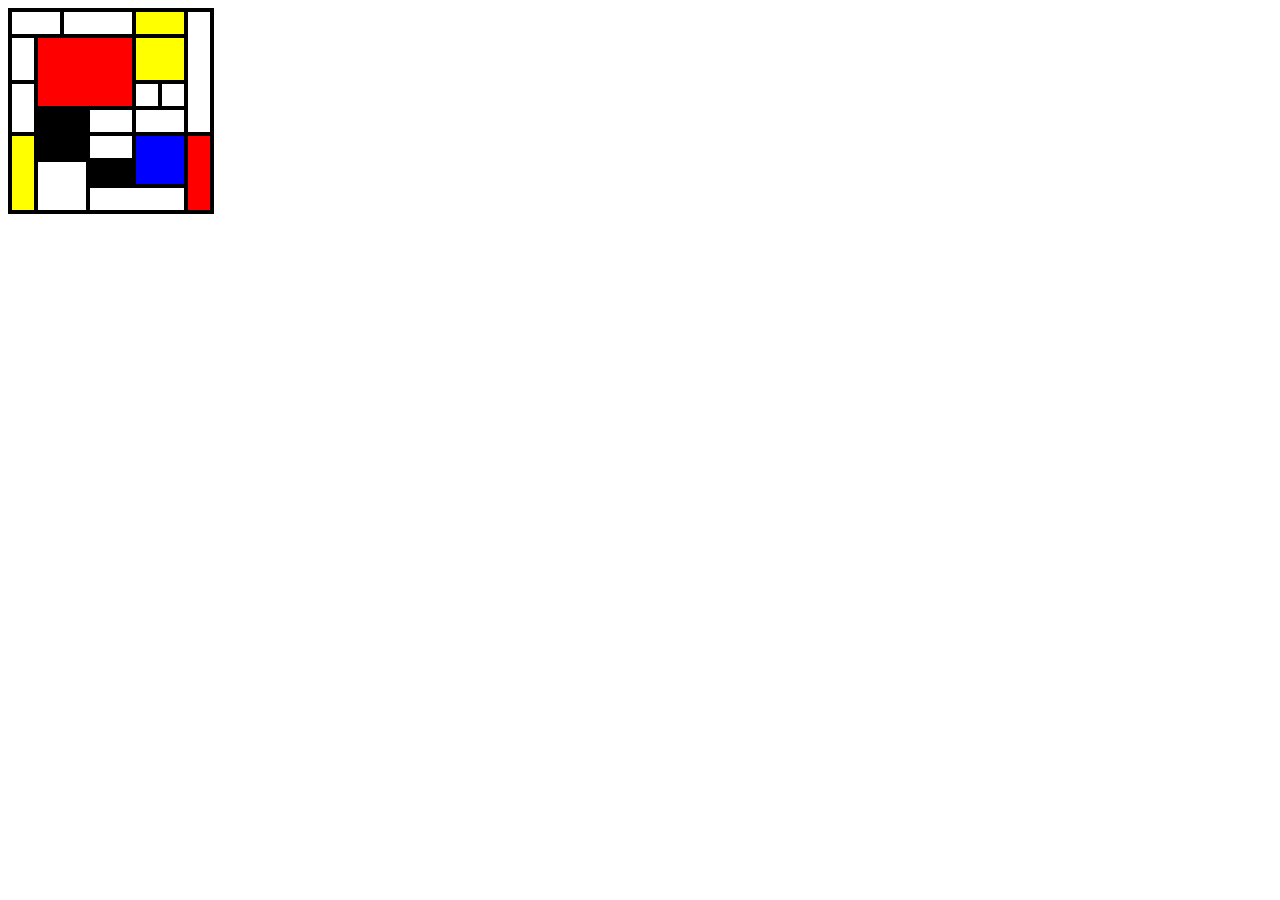
<file: Tables. Modriana/index.html>
<!DOCTYPE html>
<html lang="en">
<head>
    <meta charset="UTF-8">
    <meta http-equiv="X-UA-Compatible" content="IE=edge">
    <meta name="viewport" content="width=device-width, initial-scale=1.0">
    <title>Document</title>
    <link rel="stylesheet" href="css 4.1/main.css">
</head>
<body>
<table>
  <tbody>
  <tr>
    <td colspan="2"></td>
    <td colspan="2"></td>
    <td colspan="2" class="background-yellow"></td>
    <td rowspan="4"></td>
  </tr>
  <tr> 
    <td class="hight-col2"></td>
    <td colspan="3" rowspan="2" class="background-red"></td>
    <td colspan="2" class="background-yellow"></td>
  </tr>
  <tr>
    <td rowspan="2"></td>
    <td></td>
    <td></td>
  </tr>
  <tr>
    <td class="background-black"></td>
    <td class="background-black"></td>
    <td></td>
    <td colspan="2"></td>
  </tr>
  <tr>
    <td rowspan="3" class="background-yellow"></td>
    <td class="background-black"></td>
    <td class="background-black"></td>
    <td></td>
    <td colspan="2" rowspan="2" class="background-blue"></td>
    <td rowspan="3" class="background-red"></td>
  </tr>
  <tr>
    <td colspan="2" rowspan="2"></td>
    <td class="background-black hight-col3"></td>
  </tr>
  <tr>
    <td colspan="3"></td>
  </tr>
  </tbody>
</table>
</body>
</html>
</file>
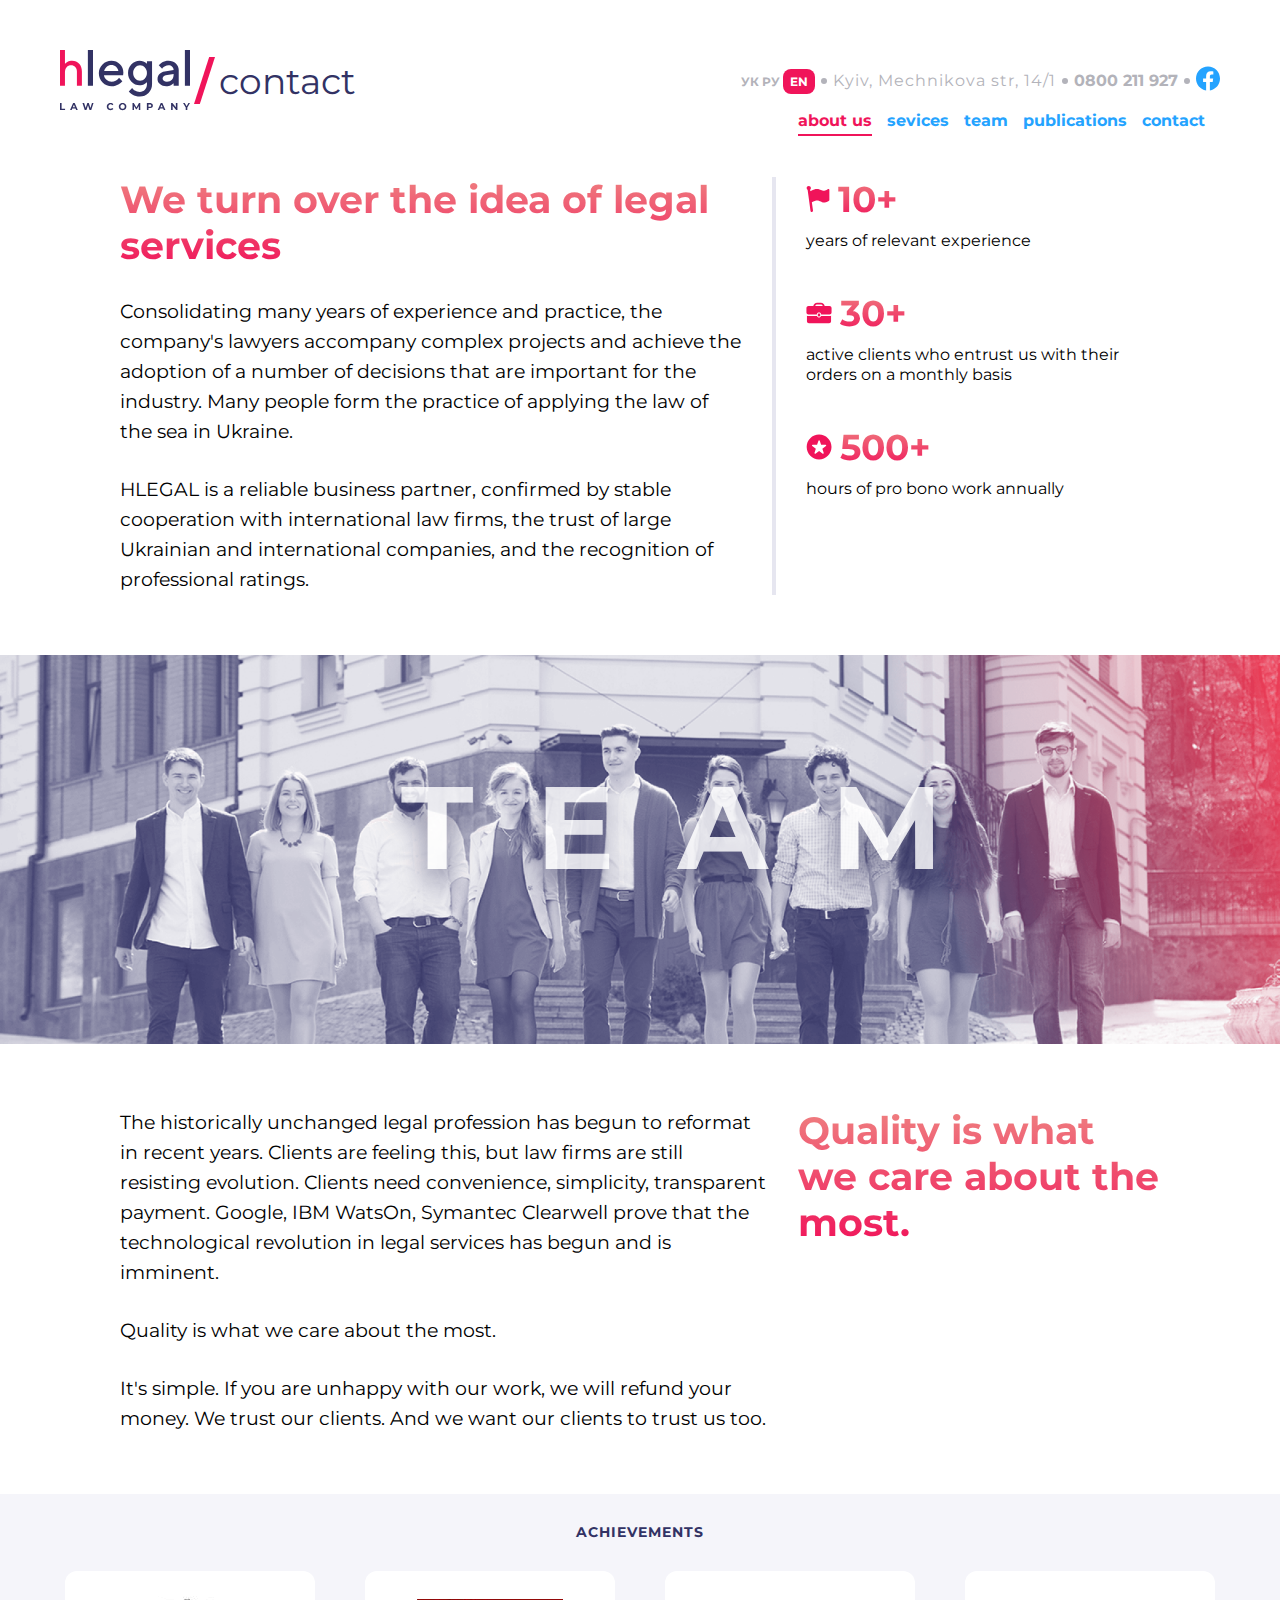
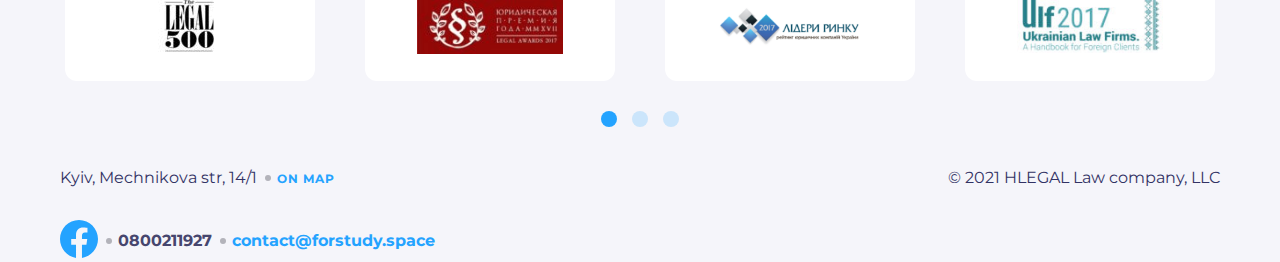
<file: Hlegal/about.html>
<!DOCTYPE html>
<html lang="en">
<head>
    <meta charset="UTF-8">
    <meta http-equiv="X-UA-Compatible" content="IE=edge">
    <meta name="viewport" content="width=device-width, initial-scale=1.0">
    <title>about</title>
    <link rel="stylesheet" href="./style/pages/about.css">
</head>
<body>
    <header class="header">
        <div class="container">
        <div>
            <div class="header__wrapper">
                <a href="#" class="logo__link">
                    <img src="./images/Logo.svg" alt="logo" class="logo__img">
                    <img src="./images/Slash.svg" alt="logo" class="logo__img">
                    <p class="logo__text">contact</p>
                </a>
                <div class="header__burger">
                    <div class="header__burger__line">                        
                    </div>
                </div>
                <div class="header__info">
                    <div class="header__lands">
                        <a href="#" class="header__lang">УК                            
                        </a>
                        <a href="#" class="header__lang">РУ                            
                        </a>
                        <a href="#" class="header__lang header__lang_dark header__lang-active">EN                            
                        </a>                        
                    </div>
                    <a class="header__address" href="#">Kyiv, Mechnikova str, 14/1</a>
                    <a  class="header__telnumber" href="tel:+0800211927"> 0800 211 927 </a>
                    <a href="/" class="facebook-link">
                        <svg class="facebook-icon" width="24" height="25" viewBox="0 0 24 25" xmlns="http://www.w3.org/2000/svg">
                        <path d="M24 12.5733C24 5.90541 18.6274 0.5 12 0.5C5.37258 0.5 0 5.90541 0 12.5733C0 18.5995 4.38823 23.5943 10.125 24.5V16.0633H7.07813V12.5733H10.125V9.91343C10.125 6.88755 11.9165 5.21615 14.6576 5.21615C15.9705 5.21615 17.3438 5.45195 17.3438 5.45195V8.42313H15.8306C14.3399 8.42313 13.875 9.35379 13.875 10.3086V12.5733H17.2031L16.6711 16.0633H13.875V24.5C19.6118 23.5943 24 18.5995 24 12.5733Z"/>
                        </svg>
                    </a>
                </div>
                <nav class="header__nav">
                    <div class="header__nav__list">
                        <a href="#" class="header__nav__link header__nav__link_current">about us                                
                        </a>
                        <a href="#" class="header__nav__link">sevices                                
                        </a>
                        <a href="#" class="header__nav__link">team                               
                        </a>
                        <a href="#" class="header__nav__link">publications                             
                        </a>
                        <a href="#" class="header__nav__link ">contact                             
                        </a>
                    <div>
                </nav>
            </div>
        </div>
        </div>
    </header>
    <main>
        <section class="about">
            <div class="container">
            <div class="about-wrapper">
            <div class="about__card-left">
                <h1 class="title">We turn over the idea of legal services</h1>
                <p class="card-text">Consolidating many years of experience and practice, the company's lawyers accompany complex projects and achieve the adoption of a number of decisions that are important for the industry. Many people form the practice of applying the law of the sea in Ukraine. </p>
                <p class="card-text"> HLEGAL is a reliable business partner, confirmed by stable cooperation with international law firms, the trust of large Ukrainian and international companies, and the recognition of professional ratings.</p>
            </div>
            <div class="about__card-right">
            <div class="about__item">
                <div class="about__item-like">
                    <svg class="about__item-svg" width="24" height="28" viewBox="0 0 24 28" fill="none" xmlns="http://www.w3.org/2000/svg">
                    <path d="M23.1135 4.3054C22.9445 4.1374 22.7455 4.0529 22.5155 4.0529C22.401 4.0529 22.1595 4.1469 21.7925 4.3324C21.425 4.5184 21.035 4.7254 20.6245 4.9564C20.213 5.1859 19.726 5.3939 19.164 5.5799C18.6025 5.7654 18.0825 5.8594 17.604 5.8594C17.162 5.8594 16.772 5.7754 16.436 5.6069C15.3215 5.0849 14.352 4.6954 13.529 4.4384C12.706 4.1819 11.821 4.0529 10.8735 4.0529C9.2375 4.0529 7.374 4.5849 5.285 5.6469C4.854 5.8619 4.545 6.0284 4.345 6.1504L4.1465 4.6949C4.595 4.3054 4.8845 3.7379 4.8845 3.0974C4.8845 1.9239 3.9335 0.9729 2.76 0.9729C1.5865 0.9729 0.635498 1.9239 0.635498 3.0974C0.635498 3.8629 1.0445 4.5284 1.6515 4.9024L4.5215 25.9474C4.607 26.5739 5.143 27.0284 5.7585 27.0284C5.8145 27.0284 5.8715 27.0249 5.929 27.0174C6.613 26.9234 7.092 26.2939 6.9985 25.6099L5.845 17.1514C7.938 16.1129 9.7485 15.5894 11.2715 15.5894C11.918 15.5894 12.5485 15.6859 13.163 15.8809C13.778 16.0764 14.2895 16.2884 14.6965 16.5179C15.1035 16.7479 15.584 16.9609 16.1365 17.1549C16.69 17.3499 17.2365 17.4474 17.776 17.4474C19.139 17.4474 20.7715 16.9339 22.674 15.9074C22.913 15.7834 23.088 15.6614 23.1985 15.5419C23.309 15.4224 23.3645 15.2524 23.3645 15.0314V4.9029C23.3645 4.6734 23.281 4.4739 23.1135 4.3054Z" fill="#F0145A"/>
                    </svg>
                <h5 class="about__item-title">10+</h5>
                </div>
                <p class="about__item-text">years of relevant experience</p> 
            </div>
            <div class="about__item">
                <div class="about__item-like">
                    <svg width="26" height="22" viewBox="0 0 26 22" fill="none" xmlns="http://www.w3.org/2000/svg">
                        <path d="M14.232 13.332V12.774C14.232 12.0935 13.6805 11.542 13.0005 11.542C12.32 11.542 11.7685 12.0935 11.7685 12.774V13.332C11.7685 14.0125 12.32 14.564 13.0005 14.564C13.68 14.564 14.232 14.0125 14.232 13.332Z" fill="#F0145A"/>
                        <path d="M15.077 14.0136C14.804 14.9071 13.9815 15.5631 13.0005 15.5631C12.019 15.5631 11.1965 14.9071 10.9235 14.0136H2.43904C1.90354 14.0136 1.39754 13.8891 0.943542 13.6731V19.3066C0.943542 20.4066 1.84354 21.3066 2.94354 21.3066H23.0565C24.1565 21.3066 25.0565 20.4066 25.0565 19.3066V13.6736C24.602 13.8896 24.0965 14.0141 23.561 14.0141H15.077V14.0136Z" fill="#F0145A"/>
                        <path d="M23.4775 3.8976H18.677C18.387 2.0846 16.8165 0.693604 14.923 0.693604H11.0765C9.18303 0.693604 7.61303 2.0846 7.32253 3.8976H2.52253C1.37653 3.8976 0.439026 4.7976 0.439026 5.8976V10.5141C0.439026 11.6186 1.33453 12.5141 2.43903 12.5141H10.829C10.8575 11.9386 11.1045 11.4216 11.495 11.0476C11.507 11.0361 11.521 11.0271 11.5335 11.0161C11.62 10.9366 11.71 10.8616 11.8085 10.7966C11.8435 10.7731 11.8835 10.7571 11.92 10.7361C12.001 10.6896 12.081 10.6411 12.1685 10.6051C12.237 10.5766 12.311 10.5601 12.383 10.5386C12.445 10.5201 12.504 10.4956 12.5685 10.4826C12.708 10.4541 12.8525 10.4391 13 10.4391C13.148 10.4391 13.292 10.4546 13.4315 10.4826C13.4955 10.4956 13.5545 10.5201 13.6165 10.5386C13.6885 10.5601 13.7625 10.5766 13.831 10.6056C13.918 10.6416 13.9975 10.6896 14.0785 10.7361C14.1155 10.7576 14.1555 10.7736 14.191 10.7971C14.2895 10.8616 14.379 10.9366 14.4655 11.0161C14.478 11.0276 14.4925 11.0366 14.5045 11.0486C14.8955 11.4226 15.142 11.9396 15.1705 12.5151H23.5605C24.665 12.5151 25.5605 11.6196 25.5605 10.5151V5.8986C25.561 4.7976 24.6235 3.8976 23.4775 3.8976ZM9.24803 3.8976C9.50303 3.1271 10.2215 2.5656 11.0765 2.5656H14.923C15.778 2.5656 16.4965 3.1271 16.7515 3.8976H9.24803Z" fill="#F0145A"/>
                    </svg>                       
                <h5 class="about__item-title">30+</h5>
                </div>
                <p class="about__item-text">active clients who entrust us with their orders on a monthly basis</p> 
            </div>
            <div class="about__item">
                <div class="about__item-like">
                    <svg width="26" height="26" viewBox="0 0 26 26" fill="none" xmlns="http://www.w3.org/2000/svg">
                        <path d="M13.097 0.552979C6.25252 0.552979 0.684021 6.12148 0.684021 12.966C0.684021 19.811 6.25252 25.38 13.097 25.38C19.9415 25.38 25.51 19.811 25.51 12.966C25.5105 6.12148 19.942 0.552979 13.097 0.552979ZM19.9555 12.0585V12.059L16.362 14.659L17.746 18.889C17.768 18.955 17.7795 19.0255 17.7795 19.0975C17.7795 19.467 17.4805 19.767 17.111 19.767C16.964 19.767 16.829 19.72 16.719 19.6405L13.0975 17.021L9.47602 19.6405C9.36602 19.72 9.23102 19.767 9.08452 19.767C8.71452 19.767 8.41502 19.4675 8.41502 19.0975C8.41502 19.025 8.42702 18.955 8.44902 18.889L9.83352 14.659L6.24002 12.059V12.0585C6.07202 11.9375 5.96302 11.74 5.96302 11.517C5.96302 11.1475 6.26202 10.8485 6.63202 10.8485H11.0805L12.458 6.63798C12.542 6.36448 12.7965 6.16548 13.098 6.16548C13.399 6.16548 13.654 6.36448 13.7375 6.63798L15.115 10.8485H19.5635C19.933 10.8485 20.2325 11.1475 20.2325 11.517C20.232 11.74 20.123 11.9375 19.9555 12.0585Z" fill="#F0145A"/>
                    </svg>                        
                <h5 class="about__item-title">500+</h5>
                </div>
                <p class="about__item-text">hours of pro bono work annually</p> 
            </div>
            </div>
            </div>
            </div>    
        </section>
        <section class="team">
                <div class="team__wrapper">
                    <img src="./images/Team.png" class="team__img">
                    <h2 class="team__title">team</h2>
            </div>
        </section>
        <section class="quality">
            <div class="container">
                <div class="quality-wrapper">
                    <div class="quality__card-left">
                        <p class="quality__card-text">The historically unchanged legal profession has begun to reformat in recent years. Clients are feeling this, but law firms are still resisting evolution. Clients need convenience, simplicity, transparent payment. Google, IBM WatsOn, Symantec Clearwell prove that the technological revolution in legal services has begun and is imminent. </p>
                        <p class="quality__card-text">Quality is what we care about the most.</p>
                        <p class="quality__card-text">It's simple. If you are unhappy with our work, we will refund your money. We trust our clients. And we want our clients to trust us too.</p>
                    </div>
                    <div class="quality__card-right">
                        <h1 class="card__hero">Quality is what we care about the most.</h1>
                    </div>
                 </div>
            </div>
        </section>
        <section class="achievements">
            <div class="container">
                <div class="achievements-wrapper">
                    <h5 class="achievements__title">achievements</h5>
                    <div class="achievements__card">
                        <div class="achievements__card-item">
                            <img src="./images/Achievment-1.png" alt="award" class="achievements__card-img">
                        </div>
                        <div class="achievements__card-item card-hidden">
                            <img src="./images/Achievment-2.png" alt="award" class="achievements__card-img"> 
                        </div>                             
                        <div class="achievements__card-item card-hidden">
                            <img src="./images/Achievment-3.png" alt="award" class="achievements__card-img"> 
                        </div>
                        <div class="achievements__card-item card-hidden">
                            <img src="./images/Achievment-4.png" alt="award" class="achievements__card-img">
                        </div>
                    </div>
                    <div class="achievements__switch">
                        <div class="achievements__switch-circle circle-active"></div>
                        <div class="achievements__switch-circle"></div>
                        <div class="achievements__switch-circle"></div>
                        <div class="achievements__switch-hiddin"></div>
                        <div class="achievements__switch-hiddin"></div>
                        <div class="achievements__switch-hiddin"></div>
                    </div>
                </div>
            </div>
        </section>
    </main>
    <footer class="footer">
        <div class="container">
        <div class="footer__wrapper">
        <div class="footer__map">
                <p class="footer__map-text">Kyiv, Mechnikova str, 14/1</p>              
                <a class="footer__map-link" href="https://www.google.com.ua/maps/place/%D1%83%D0%BB.+%D0%9C%D0%B5%D1%87%D0%BD%D0%B8%D0%BA%D0%BE%D0%B2%D0%B0,+14%2F1,+%D0%9A%D0%B8%D0%B5%D0%B2,+02000/@50.4367984,30.5305163,17z/data=!3m1!4b1!4m5!3m4!1s0x40d4cf07295b8e39:0x17b2112e2dc0e7a!8m2!3d50.436795!4d30.532705?hl=ru">On map</a>                               
            </div>
            <div class="footer__copyright">© 2021 HLEGAL Law company, LLC</div>
        <div class="footer__low">
            <a class="footer__low-facebook" href="https://www.facebook.com/Hillel.IT.School/" target="_blank"> <svg width="38" height="38" viewBox="0 0 38 38" xmlns="http://www.w3.org/2000/svg">
                <path d="M38 19.1161C38 8.55857 29.4934 0 19 0C8.50658 0 0 8.55857 0 19.1161C0 28.6575 6.94803 36.5659 16.0312 38V24.6419H11.207V19.1161H16.0312V14.9046C16.0312 10.1136 18.8678 7.46723 23.2078 7.46723C25.2866 7.46723 27.4609 7.84059 27.4609 7.84059V12.545H25.0651C22.7048 12.545 21.9688 14.0185 21.9688 15.5302V19.1161H27.2383L26.3959 24.6419H21.9688V38C31.052 36.5659 38 28.6575 38 19.1161Z"/>
                </svg></a>
            <a class="footer__low-phone" href="tel:+0800211927"> 0800211927 </a>
            <a class="footer__low-mail" href="malto:contact@forstudy.space"> contact@forstudy.space </a>
        </div>
    </div>
    </div>
    </footer> 
</body>
</html>
</file>
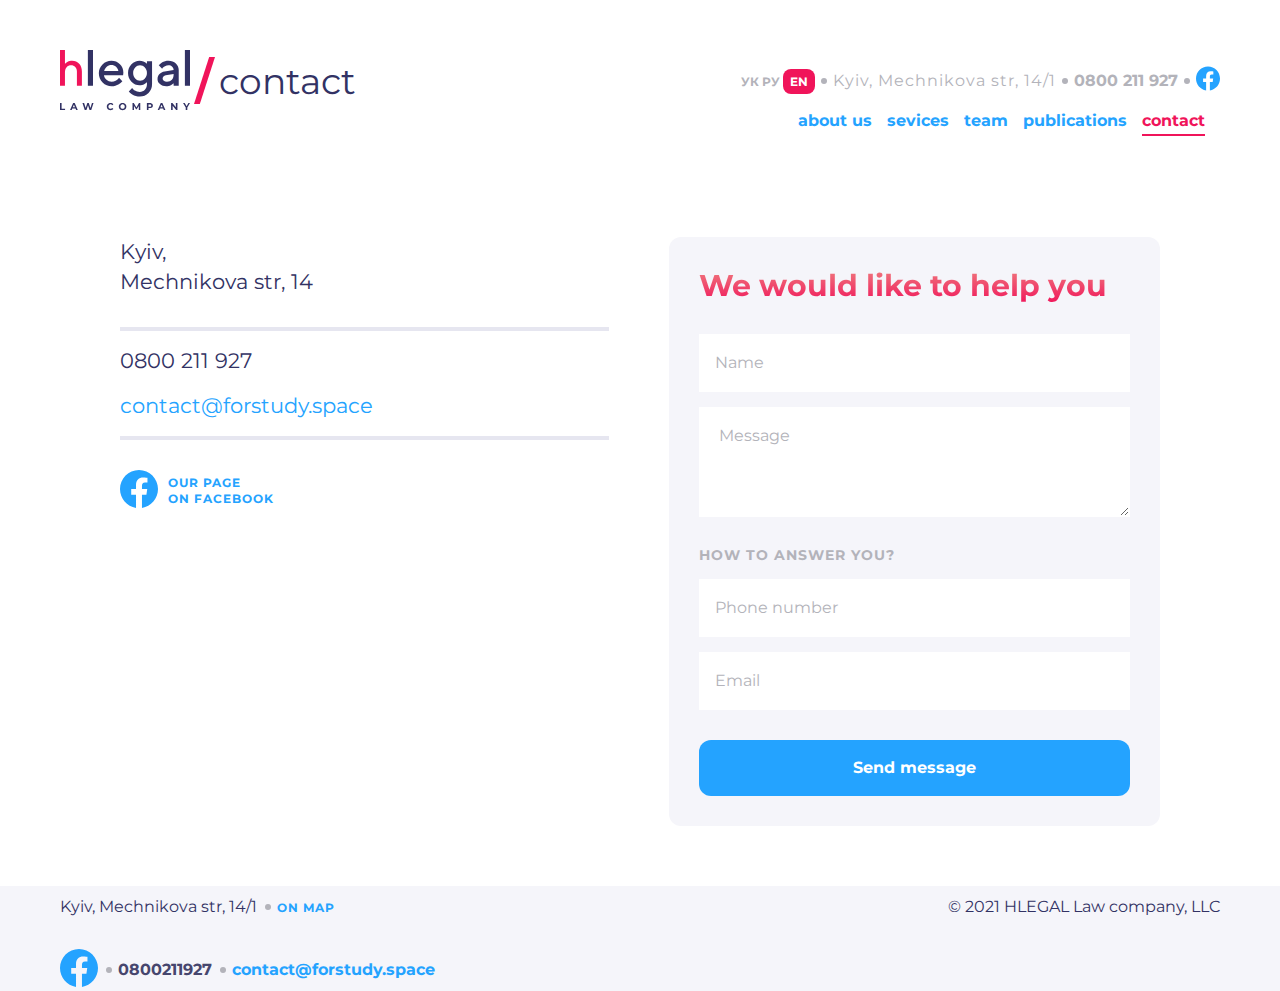
<file: Hlegal/contact.html>
<!DOCTYPE html>
<html lang="en">
<head>
    <meta charset="UTF-8">
    <meta http-equiv="X-UA-Compatible" content="IE=edge">
    <meta name="viewport" content="width=device-width, initial-scale=1.0">
    <title>contact</title>
    <link rel="stylesheet" href="./style/pages/contact.css">
</head>
<body>
    <header class="header">
        <div class="container">
        <div>
            <div class="header__wrapper">
                <a href="#" class="logo__link">
                    <img src="./images/Logo.svg" alt="logo" class="logo__img">
                    <img src="./images/Slash.svg" alt="logo" class="logo__img">
                    <p class="logo__text">contact</p>
                </a>
                <div class="header__burger">
                    <div class="header__burger__line">                        
                    </div>
                </div>
                <div class="header__info">
                    <div class="header__lands">
                        <a href="#" class="header__lang">УК                            
                        </a>
                        <a href="#" class="header__lang">РУ                            
                        </a>
                        <a href="#" class="header__lang header__lang_dark header__lang-active">EN                            
                        </a>                        
                    </div>
                    <a class="header__address" href="#">Kyiv, Mechnikova str, 14/1</a>
                    <a  class="header__telnumber" href="tel:+0800211927"> 0800 211 927 </a>
                    <a href="/" class="facebook-link">
                        <svg class="facebook-icon" width="24" height="25" viewBox="0 0 24 25" xmlns="http://www.w3.org/2000/svg">
                        <path d="M24 12.5733C24 5.90541 18.6274 0.5 12 0.5C5.37258 0.5 0 5.90541 0 12.5733C0 18.5995 4.38823 23.5943 10.125 24.5V16.0633H7.07813V12.5733H10.125V9.91343C10.125 6.88755 11.9165 5.21615 14.6576 5.21615C15.9705 5.21615 17.3438 5.45195 17.3438 5.45195V8.42313H15.8306C14.3399 8.42313 13.875 9.35379 13.875 10.3086V12.5733H17.2031L16.6711 16.0633H13.875V24.5C19.6118 23.5943 24 18.5995 24 12.5733Z"/>
                        </svg>
                    </a>
                </div>
                <nav class="header__nav">
                    <div class="header__nav__list">
                        <a href="#" class="header__nav__link ">about us                                
                        </a>
                        <a href="#" class="header__nav__link">sevices                                
                        </a>
                        <a href="#" class="header__nav__link">team                               
                        </a>
                        <a href="#" class="header__nav__link">publications                             
                        </a>
                        <a href="#" class="header__nav__link header__nav__link_current">contact                             
                        </a>
                    <div>
                </nav>
            </div>
        </div>
        </div>
    </header>
    <main>
        <section class="contact">
            <div class="container">
                <div class="contact__wrapper">
                    <div action="#" class="contact__card contact__card-left">
                        <p class="contact__card-text">Kyiv, <br> Mechnikova str, 14</p> 
                        <div class="contact__item-up">                         
                        <a class="contact__card-tel" href="tel:+0800211927"> 0800 211 927</a>                       
                        <a class="contact__card-mail"href="malto:contact@forstudy.space"> contact@forstudy.space </a>
                        </div> 
                        <div class="contact__item-low">
                            <a href="#" target="_blank"><svg class="contact__item-svg" width="38" height="38" viewBox="0 0 38 38" xmlns="http://www.w3.org/2000/svg">
                                <path d="M38 19.1161C38 8.55857 29.4934 0 19 0C8.50658 0 0 8.55857 0 19.1161C0 28.6575 6.94803 36.5659 16.0312 38V24.6419H11.207V19.1161H16.0312V14.9046C16.0312 10.1136 18.8678 7.46723 23.2078 7.46723C25.2866 7.46723 27.4609 7.84059 27.4609 7.84059V12.545H25.0651C22.7048 12.545 21.9688 14.0185 21.9688 15.5302V19.1161H27.2383L26.3959 24.6419H21.9688V38C31.052 36.5659 38 28.6575 38 19.1161Z"/>
                            </svg> </a>                             
                            <a href="#" target="_blank"class="contact__item-page">Our page <br> on facebook </a>
                        </div>
                    </div>
                    <div class="contact__card contact__card-right">
                        <h3 class="card__form-title">We would like to help you</h3>
                        <form class="card__form">
                        <label class="card__form-label">
                            <input type="text" class="card__form-input" placeholder="Name">
                        </label>
                        <textarea type="text" rows="3" class="card__form-input" placeholder="Message"> Message
                        </textarea>
                        </form>
                        <form class="card__form">
                        <p class="card__form-text">How to answer you?</p>    
                        <label class="card__form-label"> 
                            <input type="number" class="card__form-input" placeholder="Phone number">
                        </label>
                        <label class="card__form-label">
                            <input type="mail" class="card__form-input" placeholder="Email">
                        </label>
                        </form>                        
                        <button type="submit submit-progress submit-response">Send message</button>
                    </div> 
                </div>
            </div>
        </section>
    </main>
    <footer class="footer">
        <div class="container">
        <div class="footer__wrapper">
        <div class="footer__map">
                <p class="footer__map-text">Kyiv, Mechnikova str, 14/1</p>              
                <a class="footer__map-link" href="https://www.google.com.ua/maps/place/%D1%83%D0%BB.+%D0%9C%D0%B5%D1%87%D0%BD%D0%B8%D0%BA%D0%BE%D0%B2%D0%B0,+14%2F1,+%D0%9A%D0%B8%D0%B5%D0%B2,+02000/@50.4367984,30.5305163,17z/data=!3m1!4b1!4m5!3m4!1s0x40d4cf07295b8e39:0x17b2112e2dc0e7a!8m2!3d50.436795!4d30.532705?hl=ru">On map</a>                               
            </div>
            <div class="footer__copyright">© 2021 HLEGAL Law company, LLC</div>
        <div class="footer__low">
            <a class="footer__low-facebook" href="https://www.facebook.com/Hillel.IT.School/"target="_blank"> <svg width="38" height="38" viewBox="0 0 38 38" xmlns="http://www.w3.org/2000/svg">
                <path d="M38 19.1161C38 8.55857 29.4934 0 19 0C8.50658 0 0 8.55857 0 19.1161C0 28.6575 6.94803 36.5659 16.0312 38V24.6419H11.207V19.1161H16.0312V14.9046C16.0312 10.1136 18.8678 7.46723 23.2078 7.46723C25.2866 7.46723 27.4609 7.84059 27.4609 7.84059V12.545H25.0651C22.7048 12.545 21.9688 14.0185 21.9688 15.5302V19.1161H27.2383L26.3959 24.6419H21.9688V38C31.052 36.5659 38 28.6575 38 19.1161Z"/>
                </svg></a>
            <a class="footer__low-phone" href="tel:+0800211927"> 0800211927 </a>
            <a class="footer__low-mail" href="malto:contact@forstudy.space"> contact@forstudy.space </a>
        </div>
    </div>
    </div>
    </footer> 
</body>
</html>
</file>
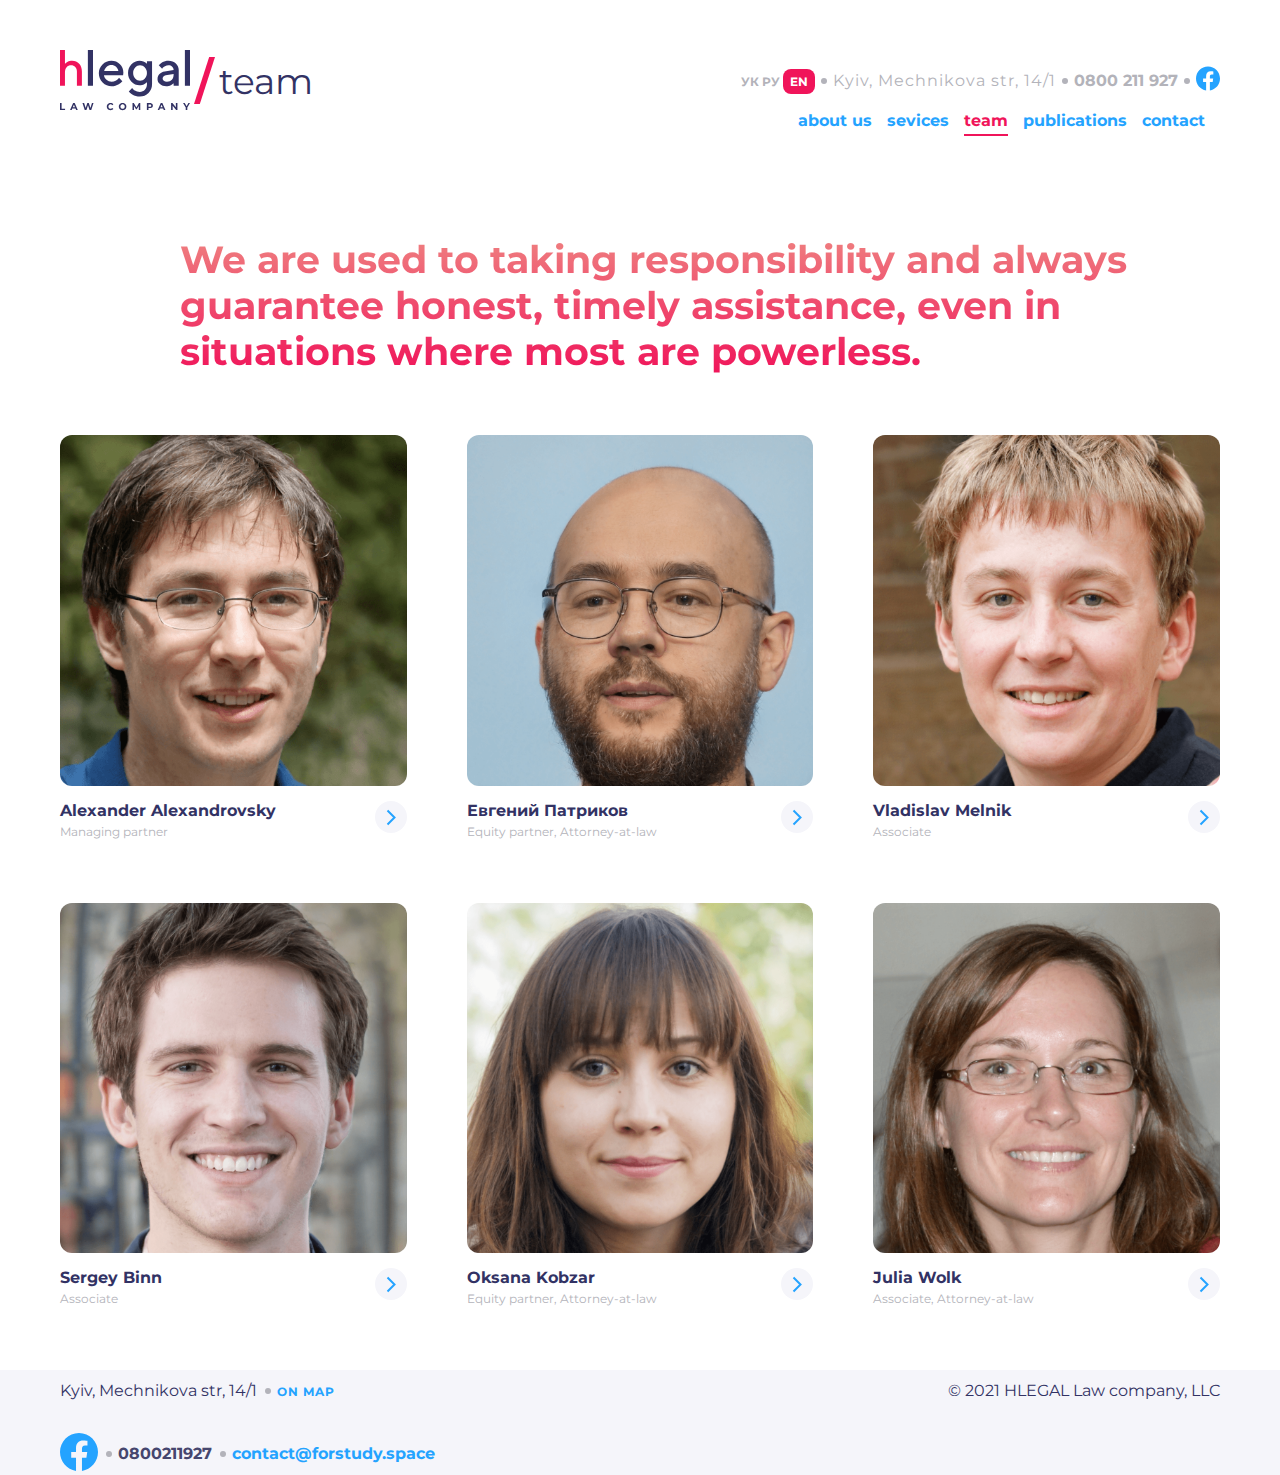
<file: Hlegal/team.html>
<!DOCTYPE html>
<html lang="en">
<head>
    <meta charset="UTF-8">
    <meta http-equiv="X-UA-Compatible" content="IE=edge">
    <meta name="viewport" content="width=device-width, initial-scale=1.0">
    <title>Project</title>
    <link rel="stylesheet" href="./style/pages/team.css">
</head>
<body>
    <header class="header">
        <div class="container">
        <div>
            <div class="header__wrapper">
                <a href="#" class="logo__link">
                    <img src="./images/Logo.svg" alt="logo" class="logo__img">
                    <img src="./images/Slash.svg" alt="logo" class="logo__img">
                    <p class="logo__text">team</p>
                </a>
                <div class="header__burger">
                    <div class="header__burger__line">                        
                    </div>
                </div>
                <div class="header__info">
                    <div class="header__lands">
                        <a href="#" class="header__lang">УК                            
                        </a>
                        <a href="#" class="header__lang">РУ                            
                        </a>
                        <a href="#" class="header__lang header__lang_dark header__lang-active">EN                            
                        </a>                        
                    </div>
                    <a class="header__address" href="#">Kyiv, Mechnikova str, 14/1</a>
                    <a  class="header__telnumber" href="tel:+0800211927"> 0800 211 927 </a>
                    <a href="/"class="facebook-link">
                        <svg class="facebook-icon" width="24" height="25" viewBox="0 0 24 25" xmlns="http://www.w3.org/2000/svg">
                        <path d="M24 12.5733C24 5.90541 18.6274 0.5 12 0.5C5.37258 0.5 0 5.90541 0 12.5733C0 18.5995 4.38823 23.5943 10.125 24.5V16.0633H7.07813V12.5733H10.125V9.91343C10.125 6.88755 11.9165 5.21615 14.6576 5.21615C15.9705 5.21615 17.3438 5.45195 17.3438 5.45195V8.42313H15.8306C14.3399 8.42313 13.875 9.35379 13.875 10.3086V12.5733H17.2031L16.6711 16.0633H13.875V24.5C19.6118 23.5943 24 18.5995 24 12.5733Z"/>
                        </svg>
                    </a>
                </div>
                <nav class="header__nav">
                    <div class="header__nav__list">
                        <a href="#" class="header__nav__link">about us                                
                        </a>
                        <a href="#" class="header__nav__link">sevices                                
                        </a>
                        <a href="#" class="header__nav__link header__nav__link_current">team                               
                        </a>
                        <a href="#" class="header__nav__link">publications                             
                        </a>
                        <a href="#" class="header__nav__link">contact                             
                        </a>
                    <div>
                </nav>
            </div>
        </div>
        </div>
    </header>
    <main>
        <section class="team">
            <div class="container">
                <div class="team__title">
                <h1 class="team__title-text">We are used to taking responsibility and always guarantee honest, timely assistance, even in situations where most are powerless.</h1>
                </div>
                <div class="team__wrapper">
                    <div class="team__card">
                        <div class="team__card-img">
                            <img src="./images/Team-1.png" alt="Photo" class="team-img">
                        </div>
                        <div class="team__card-item">
                                <div class="team__card-text">
                                <h5 class="team__card-name">Alexander Alexandrovsky</h5>
                                <p class="team__card-position">Managing partner</p>
                            </div>
                            <div class="team__card-svg svg-transform"><svg class="team-svg" width="10" height="17" viewBox="0 0 10 17" fill="none" xmlns="http://www.w3.org/2000/svg">
                                <path d="M1.5 15.5L8.5 8.5L1.5 1.5" stroke-width="2"/>
                                </svg>
                            </div>
                        </div>                        
                    </div>
                    <div class="team__card">
                        <div class="team__card-img">
                            <img src="./images/Team-2.png" alt="Photo" class="team-img">
                        </div>
                        <div class="team__card-item">
                                <div class="team__card-text">
                                <h5 class="team__card-name">Евгений Патриков</h5>
                                <p class="team__card-position">Equity partner, Attorney-at-law</p>
                            </div>
                            <div class="team__card-svg"><svg class="team-svg" width="10" height="17" viewBox="0 0 10 17" fill="none" xmlns="http://www.w3.org/2000/svg">
                                <path d="M1.5 15.5L8.5 8.5L1.5 1.5" stroke-width="2"/>
                                </svg>
                            </div>
                        </div>                        
                    </div>
                    <div class="team__card">
                        <div class="team__card-img">
                            <img src="./images/Team-3.png" alt="Photo" class="team-img">
                        </div>
                        <div class="team__card-item">
                                <div class="team__card-text">
                                <h5 class="team__card-name">Vladislav Melnik</h5>
                                <p class="team__card-position">Associate</p>
                            </div>
                            <div class="team__card-svg"><svg class="team-svg" width="10" height="17" viewBox="0 0 10 17" fill="none" xmlns="http://www.w3.org/2000/svg">
                                <path d="M1.5 15.5L8.5 8.5L1.5 1.5" stroke-width="2"/>
                                </svg>
                            </div>
                        </div>                        
                    </div>
                    <div class="team__card">
                        <div class="team__card-img">
                            <img src="./images/Team-4.png" alt="Photo" class="team-img">
                        </div>
                        <div class="team__card-item">
                                <div class="team__card-text">
                                <h5 class="team__card-name">Sergey Binn</h5>
                                <p class="team__card-position">Associate</p>
                            </div>
                            <div class="team__card-svg"><svg class="team-svg" width="10" height="17" viewBox="0 0 10 17" fill="none" xmlns="http://www.w3.org/2000/svg">
                                <path d="M1.5 15.5L8.5 8.5L1.5 1.5" stroke-width="2"/>
                                </svg>
                            </div>
                        </div>                        
                    </div>
                    <div class="team__card">
                        <div class="team__card-img">
                            <img src="./images/Team-5.png" alt="Photo" class="team-img">
                        </div>
                        <div class="team__card-item">
                                <div class="team__card-text">
                                <h5 class="team__card-name">Oksana Kobzar</h5>
                                <p class="team__card-position">Equity partner, Attorney-at-law</p>
                            </div>
                            <div class="team__card-svg"><svg class="team-svg" width="10" height="17" viewBox="0 0 10 17" fill="none" xmlns="http://www.w3.org/2000/svg">
                                <path d="M1.5 15.5L8.5 8.5L1.5 1.5"  stroke-width="2"/>
                                </svg>
                            </div>
                        </div>                        
                    </div>
                    <div class="team__card">
                        <div class="team__card-img">
                            <img src="./images/Team-6.png" alt="Photo" class="team-img">
                        </div>
                        <div class="team__card-item">
                                <div class="team__card-text">
                                <h5 class="team__card-name">Julia Wolk</h5>
                                <p class="team__card-position">Associate, Attorney-at-law</p>
                            </div>
                            <div class="team__card-svg"><svg class="team-svg" width="10" height="17" viewBox="0 0 10 17" fill="none" xmlns="http://www.w3.org/2000/svg">
                                <path d="M1.5 15.5L8.5 8.5L1.5 1.5"  stroke-width="2"/>
                                </svg>
                            </div>
                        </div>                        
                    </div>
                </div>
            </div>
        </section>
    </main>
    <footer class="footer">
        <div class="container">
        <div class="footer__wrapper">
        <div class="footer__map">
                <p class="footer__map-text">Kyiv, Mechnikova str, 14/1</p>              
                <a class="footer__map-link" href="https://www.google.com.ua/maps/place/%D1%83%D0%BB.+%D0%9C%D0%B5%D1%87%D0%BD%D0%B8%D0%BA%D0%BE%D0%B2%D0%B0,+14%2F1,+%D0%9A%D0%B8%D0%B5%D0%B2,+02000/@50.4367984,30.5305163,17z/data=!3m1!4b1!4m5!3m4!1s0x40d4cf07295b8e39:0x17b2112e2dc0e7a!8m2!3d50.436795!4d30.532705?hl=ru">On map</a>                               
            </div>
            <div class="footer__copyright">© 2021 HLEGAL Law company, LLC</div>
        <div class="footer__low">
            <a class="footer__low-facebook" href="https://www.facebook.com/Hillel.IT.School/"  target="_blank"> <svg width="38" height="38" viewBox="0 0 38 38" xmlns="http://www.w3.org/2000/svg">
                <path d="M38 19.1161C38 8.55857 29.4934 0 19 0C8.50658 0 0 8.55857 0 19.1161C0 28.6575 6.94803 36.5659 16.0312 38V24.6419H11.207V19.1161H16.0312V14.9046C16.0312 10.1136 18.8678 7.46723 23.2078 7.46723C25.2866 7.46723 27.4609 7.84059 27.4609 7.84059V12.545H25.0651C22.7048 12.545 21.9688 14.0185 21.9688 15.5302V19.1161H27.2383L26.3959 24.6419H21.9688V38C31.052 36.5659 38 28.6575 38 19.1161Z"/>
                </svg></a>
            <a class="footer__low-phone" href="tel:+0800211927"> 0800211927 </a>
            <a class="footer__low-mail" href="malto:contact@forstudy.space"> contact@forstudy.space </a>
        </div>
    </div>
    </div>
    </footer> 
</body>
</html>
</file>
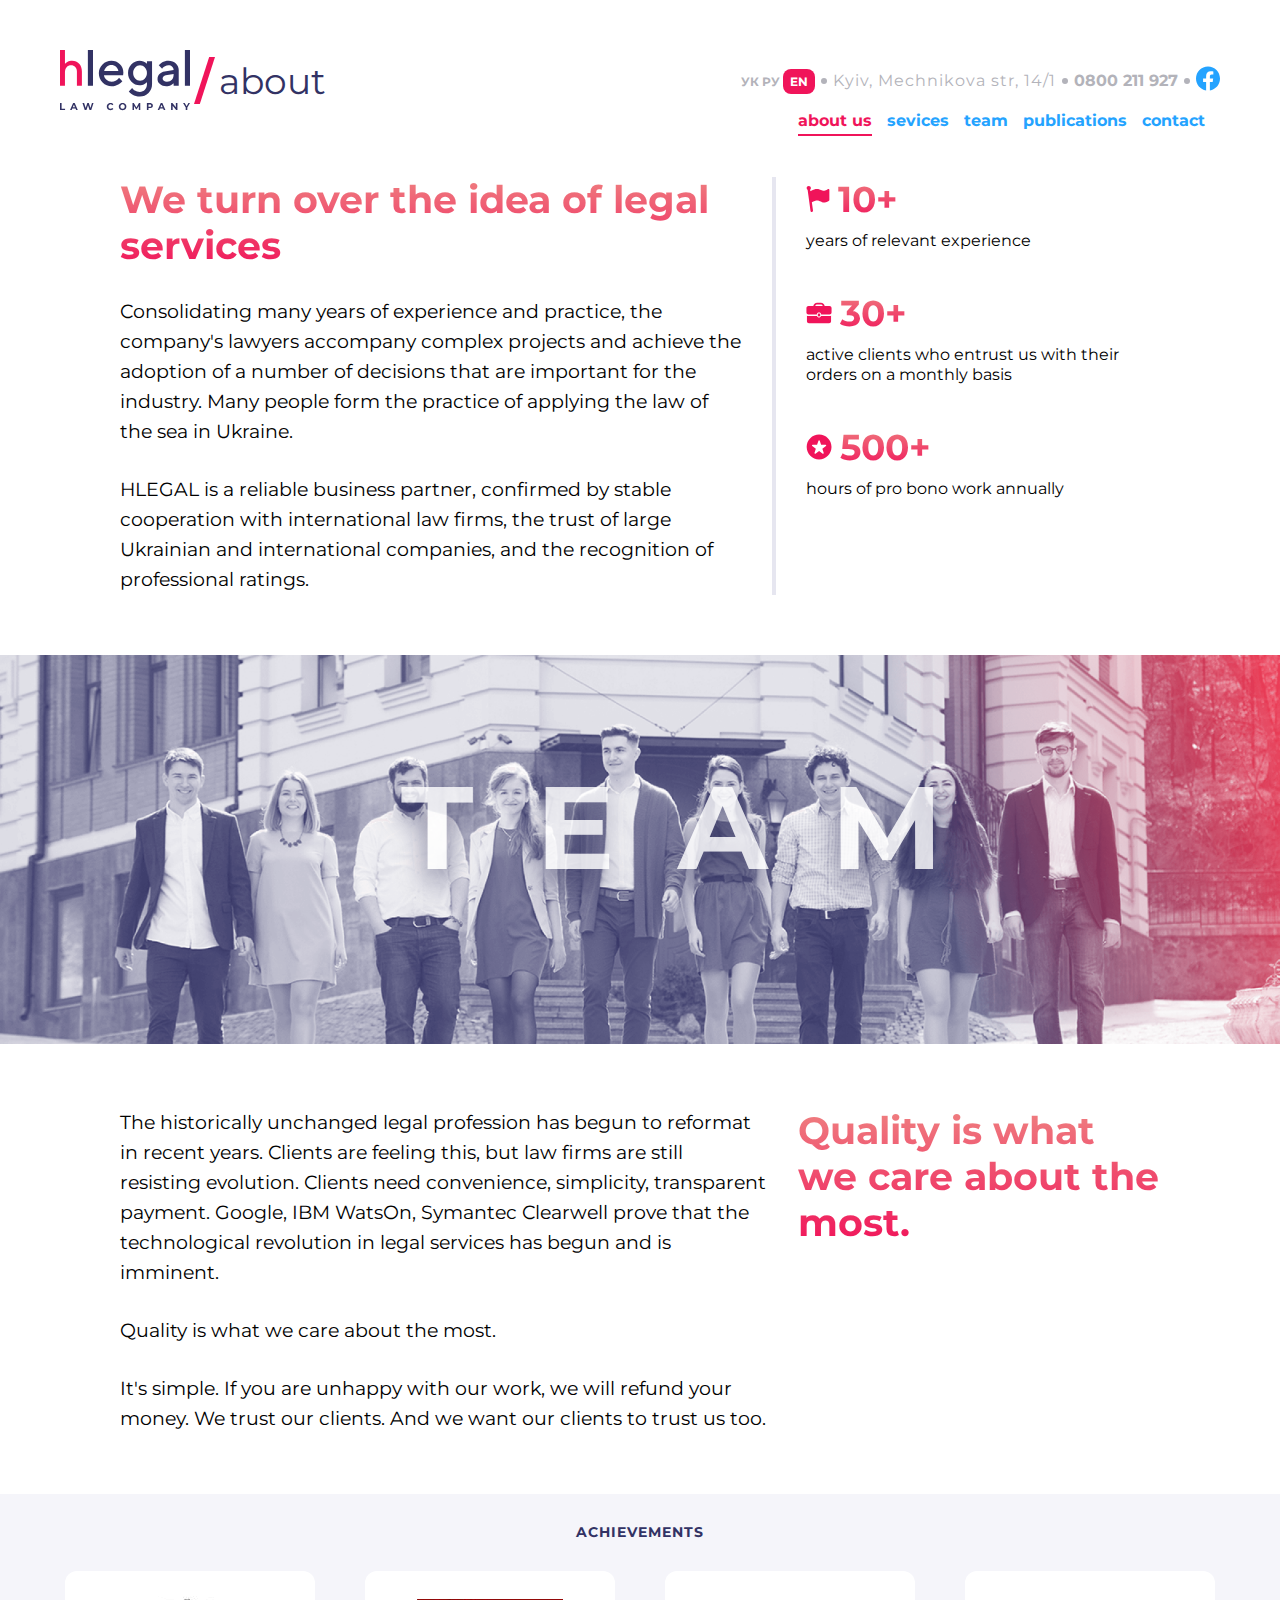
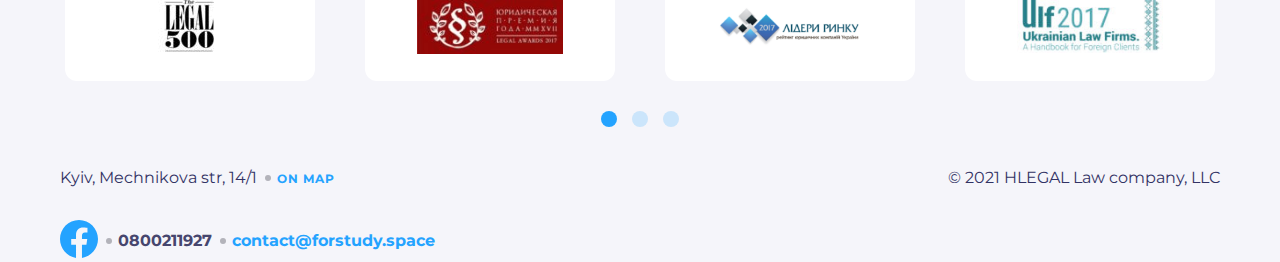
<file: Hlegal__basic/about.html>
<!DOCTYPE html>
<html lang="en">
<head>
    <meta charset="UTF-8">
    <meta http-equiv="X-UA-Compatible" content="IE=edge">
    <meta name="viewport" content="width=device-width, initial-scale=1.0">
    <title>about</title>
    <link rel="stylesheet" href="./style/pages/about.css">
</head>
<body>
    <header class="header">
        <div class="container">
        <div>
            <div class="header__wrapper">
                <a href="#" class="logo__link">
                    <img src="./images/Logo.svg" alt="logo" class="logo__img">
                    <img src="./images/Slash.svg" alt="logo" class="logo__img">
                    <p class="logo__text">about</p>
                </a>
                <div class="header__burger">
                    <div class="header__burger__line">                        
                    </div>
                </div>
                <div class="header__info">
                    <div class="header__lands">
                        <a href="#" class="header__lang">УК                            
                        </a>
                        <a href="#" class="header__lang">РУ                            
                        </a>
                        <a href="#" class="header__lang header__lang_dark header__lang-active">EN                            
                        </a>                        
                    </div>
                    <a class="header__address" href="#" alt="nofollow">Kyiv, Mechnikova str, 14/1</a>
                    <a  class="header__telnumber" href="tel:+0800211927" alt="nofollow"> 0800 211 927 </a>
                    <a href="/" alt="nofollow" class="facebook-link">
                        <svg class="facebook-icon" width="24" height="25" viewBox="0 0 24 25" xmlns="http://www.w3.org/2000/svg">
                        <path d="M24 12.5733C24 5.90541 18.6274 0.5 12 0.5C5.37258 0.5 0 5.90541 0 12.5733C0 18.5995 4.38823 23.5943 10.125 24.5V16.0633H7.07813V12.5733H10.125V9.91343C10.125 6.88755 11.9165 5.21615 14.6576 5.21615C15.9705 5.21615 17.3438 5.45195 17.3438 5.45195V8.42313H15.8306C14.3399 8.42313 13.875 9.35379 13.875 10.3086V12.5733H17.2031L16.6711 16.0633H13.875V24.5C19.6118 23.5943 24 18.5995 24 12.5733Z"/>
                        </svg>
                    </a>
                </div>
                <nav class="header__nav">
                    <div class="header__nav__list">
                        <a href="#" class="header__nav__link header__nav__link_current">about us                                
                        </a>
                        <a href="#" class="header__nav__link">sevices                                
                        </a>
                        <a href="#" class="header__nav__link">team                               
                        </a>
                        <a href="#" class="header__nav__link">publications                             
                        </a>
                        <a href="#" class="header__nav__link ">contact                             
                        </a>
                    <div>
                </nav>
            </div>
        </div>
        </div>
    </header>
    <main>
        <section class="about">
            <div class="container">
            <div class="about-wrapper">
            <div class="about__card-left">
                <h1 class="title">We turn over the idea of legal services</h1>
                <p class="card-text">Consolidating many years of experience and practice, the company's lawyers accompany complex projects and achieve the adoption of a number of decisions that are important for the industry. Many people form the practice of applying the law of the sea in Ukraine. </p>
                <p class="card-text"> HLEGAL is a reliable business partner, confirmed by stable cooperation with international law firms, the trust of large Ukrainian and international companies, and the recognition of professional ratings.</p>
            </div>
            <div class="about__card-right">
            <div class="about__item">
                <div class="about__item-like">
                    <svg class="about__item-svg" width="24" height="28" viewBox="0 0 24 28" fill="none" xmlns="http://www.w3.org/2000/svg">
                    <path d="M23.1135 4.3054C22.9445 4.1374 22.7455 4.0529 22.5155 4.0529C22.401 4.0529 22.1595 4.1469 21.7925 4.3324C21.425 4.5184 21.035 4.7254 20.6245 4.9564C20.213 5.1859 19.726 5.3939 19.164 5.5799C18.6025 5.7654 18.0825 5.8594 17.604 5.8594C17.162 5.8594 16.772 5.7754 16.436 5.6069C15.3215 5.0849 14.352 4.6954 13.529 4.4384C12.706 4.1819 11.821 4.0529 10.8735 4.0529C9.2375 4.0529 7.374 4.5849 5.285 5.6469C4.854 5.8619 4.545 6.0284 4.345 6.1504L4.1465 4.6949C4.595 4.3054 4.8845 3.7379 4.8845 3.0974C4.8845 1.9239 3.9335 0.9729 2.76 0.9729C1.5865 0.9729 0.635498 1.9239 0.635498 3.0974C0.635498 3.8629 1.0445 4.5284 1.6515 4.9024L4.5215 25.9474C4.607 26.5739 5.143 27.0284 5.7585 27.0284C5.8145 27.0284 5.8715 27.0249 5.929 27.0174C6.613 26.9234 7.092 26.2939 6.9985 25.6099L5.845 17.1514C7.938 16.1129 9.7485 15.5894 11.2715 15.5894C11.918 15.5894 12.5485 15.6859 13.163 15.8809C13.778 16.0764 14.2895 16.2884 14.6965 16.5179C15.1035 16.7479 15.584 16.9609 16.1365 17.1549C16.69 17.3499 17.2365 17.4474 17.776 17.4474C19.139 17.4474 20.7715 16.9339 22.674 15.9074C22.913 15.7834 23.088 15.6614 23.1985 15.5419C23.309 15.4224 23.3645 15.2524 23.3645 15.0314V4.9029C23.3645 4.6734 23.281 4.4739 23.1135 4.3054Z" fill="#F0145A"/>
                    </svg>
                <h5 class="about__item-title">10+</h5>
                </div>
                <p class="about__item-text">years of relevant experience</p> 
            </div>
            <div class="about__item">
                <div class="about__item-like">
                    <svg width="26" height="22" viewBox="0 0 26 22" fill="none" xmlns="http://www.w3.org/2000/svg">
                        <path d="M14.232 13.332V12.774C14.232 12.0935 13.6805 11.542 13.0005 11.542C12.32 11.542 11.7685 12.0935 11.7685 12.774V13.332C11.7685 14.0125 12.32 14.564 13.0005 14.564C13.68 14.564 14.232 14.0125 14.232 13.332Z" fill="#F0145A"/>
                        <path d="M15.077 14.0136C14.804 14.9071 13.9815 15.5631 13.0005 15.5631C12.019 15.5631 11.1965 14.9071 10.9235 14.0136H2.43904C1.90354 14.0136 1.39754 13.8891 0.943542 13.6731V19.3066C0.943542 20.4066 1.84354 21.3066 2.94354 21.3066H23.0565C24.1565 21.3066 25.0565 20.4066 25.0565 19.3066V13.6736C24.602 13.8896 24.0965 14.0141 23.561 14.0141H15.077V14.0136Z" fill="#F0145A"/>
                        <path d="M23.4775 3.8976H18.677C18.387 2.0846 16.8165 0.693604 14.923 0.693604H11.0765C9.18303 0.693604 7.61303 2.0846 7.32253 3.8976H2.52253C1.37653 3.8976 0.439026 4.7976 0.439026 5.8976V10.5141C0.439026 11.6186 1.33453 12.5141 2.43903 12.5141H10.829C10.8575 11.9386 11.1045 11.4216 11.495 11.0476C11.507 11.0361 11.521 11.0271 11.5335 11.0161C11.62 10.9366 11.71 10.8616 11.8085 10.7966C11.8435 10.7731 11.8835 10.7571 11.92 10.7361C12.001 10.6896 12.081 10.6411 12.1685 10.6051C12.237 10.5766 12.311 10.5601 12.383 10.5386C12.445 10.5201 12.504 10.4956 12.5685 10.4826C12.708 10.4541 12.8525 10.4391 13 10.4391C13.148 10.4391 13.292 10.4546 13.4315 10.4826C13.4955 10.4956 13.5545 10.5201 13.6165 10.5386C13.6885 10.5601 13.7625 10.5766 13.831 10.6056C13.918 10.6416 13.9975 10.6896 14.0785 10.7361C14.1155 10.7576 14.1555 10.7736 14.191 10.7971C14.2895 10.8616 14.379 10.9366 14.4655 11.0161C14.478 11.0276 14.4925 11.0366 14.5045 11.0486C14.8955 11.4226 15.142 11.9396 15.1705 12.5151H23.5605C24.665 12.5151 25.5605 11.6196 25.5605 10.5151V5.8986C25.561 4.7976 24.6235 3.8976 23.4775 3.8976ZM9.24803 3.8976C9.50303 3.1271 10.2215 2.5656 11.0765 2.5656H14.923C15.778 2.5656 16.4965 3.1271 16.7515 3.8976H9.24803Z" fill="#F0145A"/>
                    </svg>                       
                <h5 class="about__item-title">30+</h5>
                </div>
                <p class="about__item-text">active clients who entrust us with their orders on a monthly basis</p> 
            </div>
            <div class="about__item">
                <div class="about__item-like">
                    <svg width="26" height="26" viewBox="0 0 26 26" fill="none" xmlns="http://www.w3.org/2000/svg">
                        <path d="M13.097 0.552979C6.25252 0.552979 0.684021 6.12148 0.684021 12.966C0.684021 19.811 6.25252 25.38 13.097 25.38C19.9415 25.38 25.51 19.811 25.51 12.966C25.5105 6.12148 19.942 0.552979 13.097 0.552979ZM19.9555 12.0585V12.059L16.362 14.659L17.746 18.889C17.768 18.955 17.7795 19.0255 17.7795 19.0975C17.7795 19.467 17.4805 19.767 17.111 19.767C16.964 19.767 16.829 19.72 16.719 19.6405L13.0975 17.021L9.47602 19.6405C9.36602 19.72 9.23102 19.767 9.08452 19.767C8.71452 19.767 8.41502 19.4675 8.41502 19.0975C8.41502 19.025 8.42702 18.955 8.44902 18.889L9.83352 14.659L6.24002 12.059V12.0585C6.07202 11.9375 5.96302 11.74 5.96302 11.517C5.96302 11.1475 6.26202 10.8485 6.63202 10.8485H11.0805L12.458 6.63798C12.542 6.36448 12.7965 6.16548 13.098 6.16548C13.399 6.16548 13.654 6.36448 13.7375 6.63798L15.115 10.8485H19.5635C19.933 10.8485 20.2325 11.1475 20.2325 11.517C20.232 11.74 20.123 11.9375 19.9555 12.0585Z" fill="#F0145A"/>
                    </svg>                        
                <h5 class="about__item-title">500+</h5>
                </div>
                <p class="about__item-text">hours of pro bono work annually</p> 
            </div>
            </div>
            </div>
            </div>    
        </section>
        <section class="team">
                <div class="team__wrapper">
                    <img src="./images/Team.png" class="team__img">
                    <h2 class="team__title">team</h2>
            </div>
        </section>
        <section class="quality">
            <div class="container">
                <div class="quality-wrapper">
                    <div class="quality__card-left">
                        <p class="quality__card-text">The historically unchanged legal profession has begun to reformat in recent years. Clients are feeling this, but law firms are still resisting evolution. Clients need convenience, simplicity, transparent payment. Google, IBM WatsOn, Symantec Clearwell prove that the technological revolution in legal services has begun and is imminent. </p>
                        <p class="quality__card-text">Quality is what we care about the most.</p>
                        <p class="quality__card-text">It's simple. If you are unhappy with our work, we will refund your money. We trust our clients. And we want our clients to trust us too.</p>
                    </div>
                    <div class="quality__card-right">
                        <h1 class="card__hero">Quality is what we care about the most.</h1>
                    </div>
                 </div>
            </div>
        </section>
        <section class="achievements">
            <div class="container">
                <div class="achievements-wrapper">
                    <h5 class="achievements__title">achievements</h5>
                    <div class="achievements__card">
                        <div class="achievements__card-item">
                            <img src="./images/Achievment-1.png" alt="award" class="achievements__card-img">
                        </div>
                        <div class="achievements__card-item card-hidden">
                            <img src="./images/Achievment-2.png" alt="award" class="achievements__card-img"> 
                        </div>                             
                        <div class="achievements__card-item card-hidden">
                            <img src="./images/Achievment-3.png" alt="award" class="achievements__card-img"> 
                        </div>
                        <div class="achievements__card-item card-hidden">
                            <img src="./images/Achievment-4.png" alt="award" class="achievements__card-img">
                        </div>
                    </div>
                    <div class="achievements__switch">
                        <div class="achievements__switch-circle circle-active"></div>
                        <div class="achievements__switch-circle"></div>
                        <div class="achievements__switch-circle"></div>
                        <div class="achievements__switch-hiddin"></div>
                        <div class="achievements__switch-hiddin"></div>
                        <div class="achievements__switch-hiddin"></div>
                    </div>
                </div>
            </div>
        </section>
    </main>
    <footer class="footer">
        <div class="container">
        <div class="footer__wrapper">
        <div class="footer__map">
                <p class="footer__map-text">Kyiv, Mechnikova str, 14/1</p>              
                <a class="footer__map-link" href="https://www.google.com.ua/maps/place/%D1%83%D0%BB.+%D0%9C%D0%B5%D1%87%D0%BD%D0%B8%D0%BA%D0%BE%D0%B2%D0%B0,+14%2F1,+%D0%9A%D0%B8%D0%B5%D0%B2,+02000/@50.4367984,30.5305163,17z/data=!3m1!4b1!4m5!3m4!1s0x40d4cf07295b8e39:0x17b2112e2dc0e7a!8m2!3d50.436795!4d30.532705?hl=ru" alt="nofollow">On map</a>                               
            </div>
            <div class="footer__copyright">© 2021 HLEGAL Law company, LLC</div>
        <div class="footer__low">
            <a class="footer__low-facebook" href="https://www.facebook.com/Hillel.IT.School/" alt="nofollow" target="_blank"> <svg width="38" height="38" viewBox="0 0 38 38" xmlns="http://www.w3.org/2000/svg">
                <path d="M38 19.1161C38 8.55857 29.4934 0 19 0C8.50658 0 0 8.55857 0 19.1161C0 28.6575 6.94803 36.5659 16.0312 38V24.6419H11.207V19.1161H16.0312V14.9046C16.0312 10.1136 18.8678 7.46723 23.2078 7.46723C25.2866 7.46723 27.4609 7.84059 27.4609 7.84059V12.545H25.0651C22.7048 12.545 21.9688 14.0185 21.9688 15.5302V19.1161H27.2383L26.3959 24.6419H21.9688V38C31.052 36.5659 38 28.6575 38 19.1161Z"/>
                </svg></a>
            <a class="footer__low-phone" href="tel:+0800211927" alt="nofollow"> 0800211927 </a>
            <a class="footer__low-mail" href="malto:contact@forstudy.space" alt="nofollow"> contact@forstudy.space </a>
        </div>
    </div>
    </div>
    </footer> 
</body>
</html>
</file>
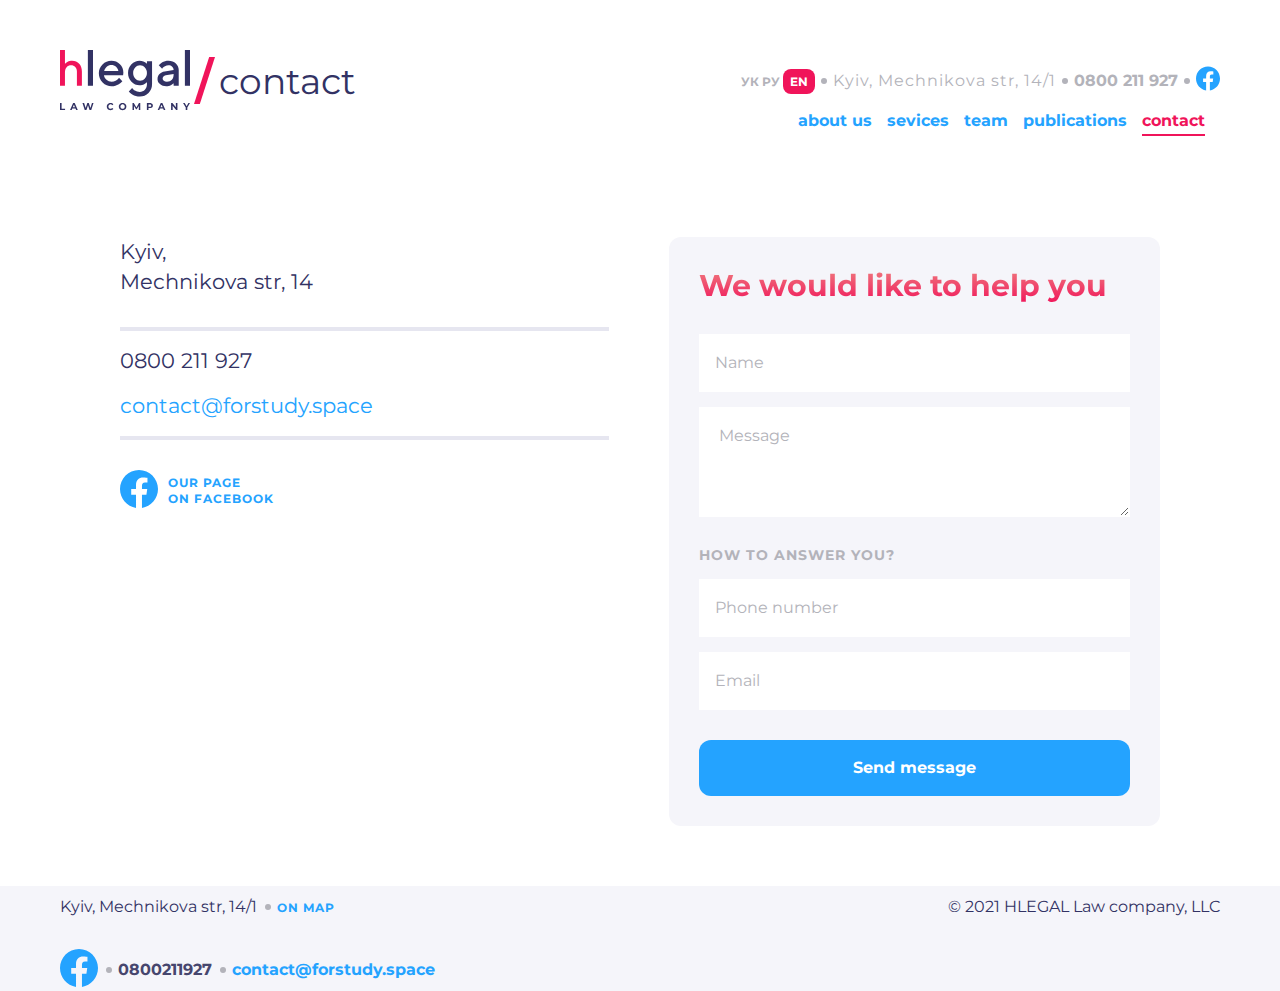
<file: Hlegal__basic/contact.html>
<!DOCTYPE html>
<html lang="en">
<head>
    <meta charset="UTF-8">
    <meta http-equiv="X-UA-Compatible" content="IE=edge">
    <meta name="viewport" content="width=device-width, initial-scale=1.0">
    <title>contact</title>
    <link rel="stylesheet" href="./style/pages/contact.css">
</head>
<body>
    <header class="header">
        <div class="container">
        <div>
            <div class="header__wrapper">
                <a href="#" class="logo__link">
                    <img src="./images/Logo.svg" alt="logo" class="logo__img">
                    <img src="./images/Slash.svg" alt="logo" class="logo__img">
                    <p class="logo__text">contact</p>
                </a>
                <div class="header__burger">
                    <div class="header__burger__line">                        
                    </div>
                </div>
                <div class="header__info">
                    <div class="header__lands">
                        <a href="#" class="header__lang">УК                            
                        </a>
                        <a href="#" class="header__lang">РУ                            
                        </a>
                        <a href="#" class="header__lang header__lang_dark header__lang-active">EN                            
                        </a>                        
                    </div>
                    <a class="header__address" href="#" alt="nofollow">Kyiv, Mechnikova str, 14/1</a>
                    <a  class="header__telnumber" href="tel:+0800211927" alt="nofollow"> 0800 211 927 </a>
                    <a href="/" alt="nofollow" class="facebook-link">
                        <svg class="facebook-icon" width="24" height="25" viewBox="0 0 24 25" xmlns="http://www.w3.org/2000/svg">
                        <path d="M24 12.5733C24 5.90541 18.6274 0.5 12 0.5C5.37258 0.5 0 5.90541 0 12.5733C0 18.5995 4.38823 23.5943 10.125 24.5V16.0633H7.07813V12.5733H10.125V9.91343C10.125 6.88755 11.9165 5.21615 14.6576 5.21615C15.9705 5.21615 17.3438 5.45195 17.3438 5.45195V8.42313H15.8306C14.3399 8.42313 13.875 9.35379 13.875 10.3086V12.5733H17.2031L16.6711 16.0633H13.875V24.5C19.6118 23.5943 24 18.5995 24 12.5733Z"/>
                        </svg>
                    </a>
                </div>
                <nav class="header__nav">
                    <div class="header__nav__list">
                        <a href="#" class="header__nav__link ">about us                                
                        </a>
                        <a href="#" class="header__nav__link">sevices                                
                        </a>
                        <a href="#" class="header__nav__link">team                               
                        </a>
                        <a href="#" class="header__nav__link">publications                             
                        </a>
                        <a href="#" class="header__nav__link header__nav__link_current">contact                             
                        </a>
                    <div>
                </nav>
            </div>
        </div>
        </div>
    </header>
    <main>
        <section class="contact">
            <div class="container">
                <div class="contact__wrapper">
                    <div action="#" class="contact__card contact__card-left">
                        <p class="contact__card-text">Kyiv, <br> Mechnikova str, 14</p> 
                        <div class="contact__item-up">                         
                        <a class="contact__card-tel" href="tel:+0800211927" alt="nofollow"> 0800 211 927</a>                       
                        <a class="contact__card-mail"href="malto:contact@forstudy.space" alt="nofollow"> contact@forstudy.space </a>
                        </div> 
                        <div class="contact__item-low">
                            <a href="#" alt="nofollow" target="_blank"><svg class="contact__item-svg" width="38" height="38" viewBox="0 0 38 38" xmlns="http://www.w3.org/2000/svg">
                                <path d="M38 19.1161C38 8.55857 29.4934 0 19 0C8.50658 0 0 8.55857 0 19.1161C0 28.6575 6.94803 36.5659 16.0312 38V24.6419H11.207V19.1161H16.0312V14.9046C16.0312 10.1136 18.8678 7.46723 23.2078 7.46723C25.2866 7.46723 27.4609 7.84059 27.4609 7.84059V12.545H25.0651C22.7048 12.545 21.9688 14.0185 21.9688 15.5302V19.1161H27.2383L26.3959 24.6419H21.9688V38C31.052 36.5659 38 28.6575 38 19.1161Z"/>
                            </svg> </a>                             
                            <a href="#" alt="nofollow" target="_blank"class="contact__item-page">Our page <br> on facebook </a>
                        </div>
                    </div>
                    <div class="contact__card contact__card-right">
                        <h3 class="card__form-title">We would like to help you</h3>
                        <form class="card__form">
                        <label class="card__form-label">
                            <input type="text" class="card__form-input" placeholder="Name">
                        </label>
                        <textarea type="text" rows="3" class="card__form-input" placeholder="Message"> Message
                        </textarea>
                        </form>
                        <form class="card__form">
                        <p class="card__form-text">How to answer you?</p>    
                        <label class="card__form-label"> 
                            <input type="number" class="card__form-input" placeholder="Phone number">
                        </label>
                        <label class="card__form-label">
                            <input type="mail" class="card__form-input" placeholder="Email">
                        </label>
                        </form>                        
                        <button type="submit submit-progress submit-response">Send message</button>
                    </div> 
                </div>
            </div>
        </section>
    </main>
    <footer class="footer">
        <div class="container">
        <div class="footer__wrapper">
        <div class="footer__map">
                <p class="footer__map-text">Kyiv, Mechnikova str, 14/1</p>              
                <a class="footer__map-link" href="https://www.google.com.ua/maps/place/%D1%83%D0%BB.+%D0%9C%D0%B5%D1%87%D0%BD%D0%B8%D0%BA%D0%BE%D0%B2%D0%B0,+14%2F1,+%D0%9A%D0%B8%D0%B5%D0%B2,+02000/@50.4367984,30.5305163,17z/data=!3m1!4b1!4m5!3m4!1s0x40d4cf07295b8e39:0x17b2112e2dc0e7a!8m2!3d50.436795!4d30.532705?hl=ru" alt="nofollow">On map</a>                               
            </div>
            <div class="footer__copyright">© 2021 HLEGAL Law company, LLC</div>
        <div class="footer__low">
            <a class="footer__low-facebook" href="https://www.facebook.com/Hillel.IT.School/" alt="nofollow" target="_blank"> <svg width="38" height="38" viewBox="0 0 38 38" xmlns="http://www.w3.org/2000/svg">
                <path d="M38 19.1161C38 8.55857 29.4934 0 19 0C8.50658 0 0 8.55857 0 19.1161C0 28.6575 6.94803 36.5659 16.0312 38V24.6419H11.207V19.1161H16.0312V14.9046C16.0312 10.1136 18.8678 7.46723 23.2078 7.46723C25.2866 7.46723 27.4609 7.84059 27.4609 7.84059V12.545H25.0651C22.7048 12.545 21.9688 14.0185 21.9688 15.5302V19.1161H27.2383L26.3959 24.6419H21.9688V38C31.052 36.5659 38 28.6575 38 19.1161Z"/>
                </svg></a>
            <a class="footer__low-phone" href="tel:+0800211927" alt="nofollow"> 0800211927 </a>
            <a class="footer__low-mail" href="malto:contact@forstudy.space" alt="nofollow"> contact@forstudy.space </a>
        </div>
    </div>
    </div>
    </footer> 
</body>
</html>
</file>
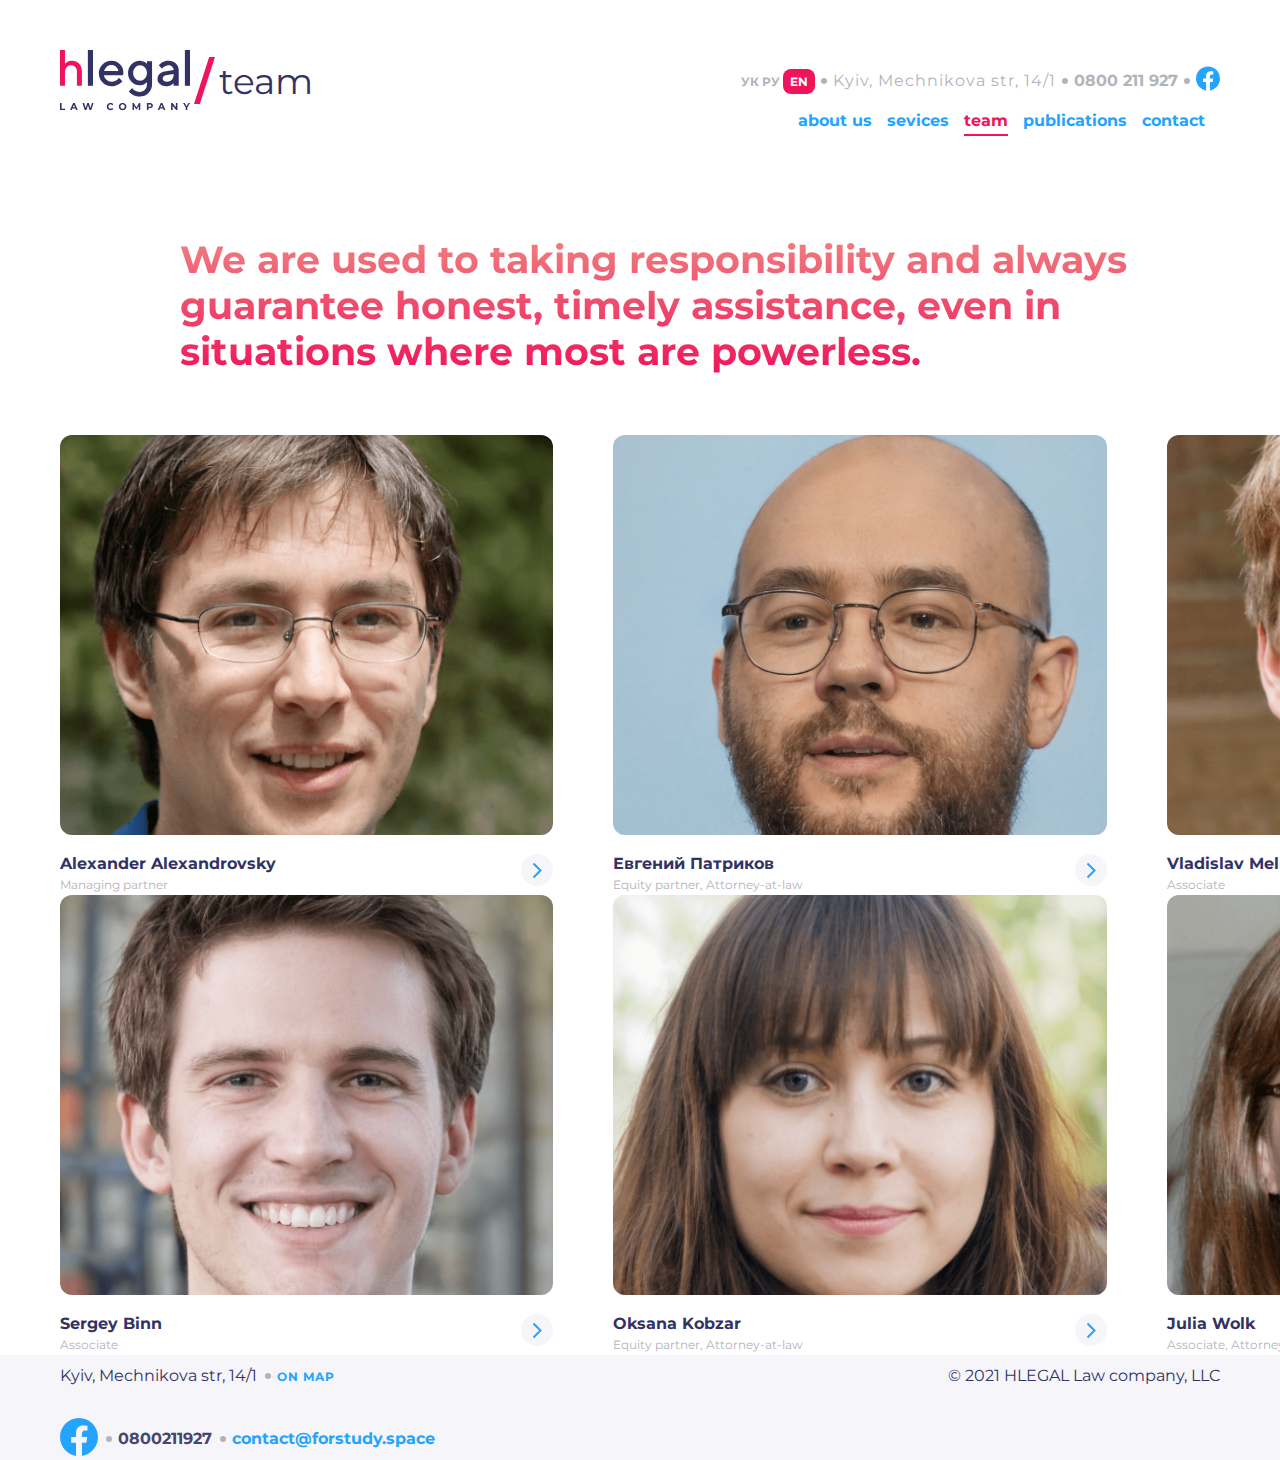
<file: Hlegal__basic/team.html>
<!DOCTYPE html>
<html lang="en">
<head>
    <meta charset="UTF-8">
    <meta http-equiv="X-UA-Compatible" content="IE=edge">
    <meta name="viewport" content="width=device-width, initial-scale=1.0">
    <title>team</title>
    <link rel="stylesheet" href="./style/pages/team.css">
</head>
<body>
    <header class="header">
        <div class="container">
        <div>
            <div class="header__wrapper">
                <a href="#" class="logo__link">
                    <img src="./images/Logo.svg" alt="logo" class="logo__img">
                    <img src="./images/Slash.svg" alt="logo" class="logo__img">
                    <p class="logo__text">team</p>
                </a>
                <div class="header__burger">
                    <div class="header__burger__line">                        
                    </div>
                </div>
                <div class="header__info">
                    <div class="header__lands">
                        <a href="#" class="header__lang">УК                            
                        </a>
                        <a href="#" class="header__lang">РУ                            
                        </a>
                        <a href="#" class="header__lang header__lang_dark header__lang-active">EN                            
                        </a>                        
                    </div>
                    <a class="header__address" href="#" alt="nofollow">Kyiv, Mechnikova str, 14/1</a>
                    <a  class="header__telnumber" href="tel:+0800211927" alt="nofollow"> 0800 211 927 </a>
                    <a href="/" alt="nofollow" class="facebook-link">
                        <svg class="facebook-icon" width="24" height="25" viewBox="0 0 24 25" xmlns="http://www.w3.org/2000/svg">
                        <path d="M24 12.5733C24 5.90541 18.6274 0.5 12 0.5C5.37258 0.5 0 5.90541 0 12.5733C0 18.5995 4.38823 23.5943 10.125 24.5V16.0633H7.07813V12.5733H10.125V9.91343C10.125 6.88755 11.9165 5.21615 14.6576 5.21615C15.9705 5.21615 17.3438 5.45195 17.3438 5.45195V8.42313H15.8306C14.3399 8.42313 13.875 9.35379 13.875 10.3086V12.5733H17.2031L16.6711 16.0633H13.875V24.5C19.6118 23.5943 24 18.5995 24 12.5733Z"/>
                        </svg>
                    </a>
                </div>
                <nav class="header__nav">
                    <div class="header__nav__list">
                        <a href="#" class="header__nav__link">about us                                
                        </a>
                        <a href="#" class="header__nav__link">sevices                                
                        </a>
                        <a href="#" class="header__nav__link header__nav__link_current">team                               
                        </a>
                        <a href="#" class="header__nav__link">publications                             
                        </a>
                        <a href="#" class="header__nav__link">contact                             
                        </a>
                    <div>
                </nav>
            </div>
        </div>
        </div>
    </header>
    <main>
        <section class="team">
            <div class="container">
                <div class="team__title">
                <h1 class="team__title-text">We are used to taking responsibility and always guarantee honest, timely assistance, even in situations where most are powerless.</h1>
                </div>
                <div class="team__wrapper">
                    <div class="team__card">
                        <div class="team__card-img">
                            <img src="./images/Team-1.png" alt="Photo" class="team-img">
                        </div>
                        <div class="team__card-item">
                                <div class="team__card-text">
                                <h5 class="team__card-name">Alexander Alexandrovsky</h5>
                                <p class="team__card-position">Managing partner</p>
                            </div>
                            <div class="team__card-svg svg-transform"><svg class="team-svg" width="10" height="17" viewBox="0 0 10 17" fill="none" xmlns="http://www.w3.org/2000/svg">
                                <path d="M1.5 15.5L8.5 8.5L1.5 1.5" stroke-width="2"/>
                                </svg>
                            </div>
                        </div>                        
                    </div>
                    <div class="team__card">
                        <div class="team__card-img">
                            <img src="./images/Team-2.png" alt="Photo" class="team-img">
                        </div>
                        <div class="team__card-item">
                                <div class="team__card-text">
                                <h5 class="team__card-name">Евгений Патриков</h5>
                                <p class="team__card-position">Equity partner, Attorney-at-law</p>
                            </div>
                            <div class="team__card-svg"><svg class="team-svg" width="10" height="17" viewBox="0 0 10 17" fill="none" xmlns="http://www.w3.org/2000/svg">
                                <path d="M1.5 15.5L8.5 8.5L1.5 1.5" stroke-width="2"/>
                                </svg>
                            </div>
                        </div>                        
                    </div>
                    <div class="team__card">
                        <div class="team__card-img">
                            <img src="./images/Team-3.png" alt="Photo" class="team-img">
                        </div>
                        <div class="team__card-item">
                                <div class="team__card-text">
                                <h5 class="team__card-name">Vladislav Melnik</h5>
                                <p class="team__card-position">Associate</p>
                            </div>
                            <div class="team__card-svg"><svg class="team-svg" width="10" height="17" viewBox="0 0 10 17" fill="none" xmlns="http://www.w3.org/2000/svg">
                                <path d="M1.5 15.5L8.5 8.5L1.5 1.5" stroke-width="2"/>
                                </svg>
                            </div>
                        </div>                        
                    </div>
                    <div class="team__card">
                        <div class="team__card-img">
                            <img src="./images/Team-4.png" alt="Photo" class="team-img">
                        </div>
                        <div class="team__card-item">
                                <div class="team__card-text">
                                <h5 class="team__card-name">Sergey Binn</h5>
                                <p class="team__card-position">Associate</p>
                            </div>
                            <div class="team__card-svg"><svg class="team-svg" width="10" height="17" viewBox="0 0 10 17" fill="none" xmlns="http://www.w3.org/2000/svg">
                                <path d="M1.5 15.5L8.5 8.5L1.5 1.5" stroke-width="2"/>
                                </svg>
                            </div>
                        </div>                        
                    </div>
                    <div class="team__card">
                        <div class="team__card-img">
                            <img src="./images/Team-5.png" alt="Photo" class="team-img">
                        </div>
                        <div class="team__card-item">
                                <div class="team__card-text">
                                <h5 class="team__card-name">Oksana Kobzar</h5>
                                <p class="team__card-position">Equity partner, Attorney-at-law</p>
                            </div>
                            <div class="team__card-svg"><svg class="team-svg" width="10" height="17" viewBox="0 0 10 17" fill="none" xmlns="http://www.w3.org/2000/svg">
                                <path d="M1.5 15.5L8.5 8.5L1.5 1.5"  stroke-width="2"/>
                                </svg>
                            </div>
                        </div>                        
                    </div>
                    <div class="team__card">
                        <div class="team__card-img">
                            <img src="./images/Team-6.png" alt="Photo" class="team-img">
                        </div>
                        <div class="team__card-item">
                                <div class="team__card-text">
                                <h5 class="team__card-name">Julia Wolk</h5>
                                <p class="team__card-position">Associate, Attorney-at-law</p>
                            </div>
                            <div class="team__card-svg"><svg class="team-svg" width="10" height="17" viewBox="0 0 10 17" fill="none" xmlns="http://www.w3.org/2000/svg">
                                <path d="M1.5 15.5L8.5 8.5L1.5 1.5"  stroke-width="2"/>
                                </svg>
                            </div>
                        </div>                        
                    </div>
                </div>
            </div>
        </section>
    </main>
    <footer class="footer">
        <div class="container">
        <div class="footer__wrapper">
        <div class="footer__map">
                <p class="footer__map-text">Kyiv, Mechnikova str, 14/1</p>              
                <a class="footer__map-link" href="https://www.google.com.ua/maps/place/%D1%83%D0%BB.+%D0%9C%D0%B5%D1%87%D0%BD%D0%B8%D0%BA%D0%BE%D0%B2%D0%B0,+14%2F1,+%D0%9A%D0%B8%D0%B5%D0%B2,+02000/@50.4367984,30.5305163,17z/data=!3m1!4b1!4m5!3m4!1s0x40d4cf07295b8e39:0x17b2112e2dc0e7a!8m2!3d50.436795!4d30.532705?hl=ru" alt="nofollow">On map</a>                               
            </div>
            <div class="footer__copyright">© 2021 HLEGAL Law company, LLC</div>
        <div class="footer__low">
            <a class="footer__low-facebook" href="https://www.facebook.com/Hillel.IT.School/" alt="nofollow" target="_blank"> <svg width="38" height="38" viewBox="0 0 38 38" xmlns="http://www.w3.org/2000/svg">
                <path d="M38 19.1161C38 8.55857 29.4934 0 19 0C8.50658 0 0 8.55857 0 19.1161C0 28.6575 6.94803 36.5659 16.0312 38V24.6419H11.207V19.1161H16.0312V14.9046C16.0312 10.1136 18.8678 7.46723 23.2078 7.46723C25.2866 7.46723 27.4609 7.84059 27.4609 7.84059V12.545H25.0651C22.7048 12.545 21.9688 14.0185 21.9688 15.5302V19.1161H27.2383L26.3959 24.6419H21.9688V38C31.052 36.5659 38 28.6575 38 19.1161Z"/>
                </svg></a>
            <a class="footer__low-phone" href="tel:+0800211927" alt="nofollow"> 0800211927 </a>
            <a class="footer__low-mail" href="malto:contact@forstudy.space" alt="nofollow"> contact@forstudy.space </a>
        </div>
    </div>
    </div>
    </footer> 
</body>
</html>
</file>
<file: Floats/css 4/main.css>
@import url('https://fonts.googleapis.com/css2?family=Akshar:wght@300;400;700&family=Arvo:ital,wght@0,400;0,700;1,700&family=Josefin+Sans:ital,wght@0,300;1,200;1,600&family=Kanit:wght@200;400;700&family=Oswald:wght@700&family=Source+Code+Pro:ital,wght@0,300;0,400;1,900&family=Source+Sans+Pro:ital,wght@0,300;0,900;1,200&family=Updock&display=swap');

* {
    margin: 0;
    padding: 0;
    box-sizing: border-box;
}

body {
    background-color: #C4C4C4;
}

.section {
    padding: 20px;
    background-color: #e6e6e6;
}

.section2 {
    padding: 20px;
}

.block {
    display: block;
    color: #FFFFFF;
    font-family: 'Roboto';
    font-style: normal;
    font-weight: 700; /* степень их черноты или толщину штрифта */
    font-size: 64px; 
    line-height: 85px; 
    /* блочное измерение области текстового содержимого встроенного блока */
    text-align: center;
    line-height: 200px;
    height: 200px;
}

.pink {
    background-color: #FC8F8F;
    width: 200px;
}

.grey {
    background-color: #e6e6e6;
}

.left {
    float: left;
}

.right {
    float: right;
}

.clear {
    clear: both;
}

.margin-left  {
    margin-left: 20px;
}

.margin-right  {
    margin-right: 20px;
}

.margin-top {
    width: 100px;
    height: 100px;
    margin-top: 20px;
    line-height: 10px;
    margin-left: 10px;
    font-weight: 700;
    font-size: 36px;
    line-height: 42px;
    position: absolute;
    top: 0;
    right: 0;
    line-height: 100px;
}

.cection-position {
    position: relative;
}

.сol-r {
    right: 380px;
}

.col-r3 {
    right: 260px;
}

.col-r4 {
    right: 140px;
}

.position {
    position: absolute
}
</file>
<file: Furniking/main-css.css>
@import url('https://fonts.googleapis.com/css2?family=Akshar:wght@300;400;700&family=Arvo:ital,wght@0,400;0,700;1,700&family=Josefin+Sans:ital,wght@0,300;1,200;1,600&family=Kanit:wght@200;400;700&family=Mulish:wght@400;600;700&family=Nunito+Sans:wght@200;400;700&family=Oswald:wght@700&family=Roboto:ital,wght@0,100;0,400;1,700&family=Source+Code+Pro:ital,wght@0,300;0,400;1,900&family=Source+Sans+Pro:ital,wght@0,300;0,900;1,200&family=Updock&display=swap');

@import url('https://fonts.googleapis.com/css2?family=Akshar:wght@300;400;700&family=Arvo:ital,wght@0,400;0,700;1,700&family=Josefin+Sans:ital,wght@0,300;1,200;1,600&family=Kanit:wght@200;400;700&family=Mulish:wght@400;600;700&family=Nunito+Sans:wght@200;400;700&family=Oswald:wght@700&family=Roboto:ital,wght@0,100;0,400;1,700&family=Rubik:wght@700&family=Source+Code+Pro:ital,wght@0,300;0,400;1,900&family=Source+Sans+Pro:ital,wght@0,300;0,900;1,200&family=Updock&display=swap');

* {
    margin: 0;
    padding: 0;
    box-sizing: border-box;
}

body {
    min-height:100vh;
    display: grid;
    grid-template-rows: auto 1fr auto;
}

a {
    text-decoration: none; 
}


.container {
    max-width: 1172.96px;
    margin: 0 auto;
    padding: 0 auto;
}

.section_main {
    margin-top: 100px;
}

.section_main_img {
    width: 100%;
    height: 100%;
    object-fit: cover;
}

.grid_wrapper_main {
    display: grid;
    grid-template-columns: 669px 1fr;
    grid-template-rows: 1fr 1fr;
    gap:10px;
}

.grid_card {
    position: relative;
}

.grid_card_one {
    grid-row: span 2;
    position: relative;
}
.grid_card_info {
    padding: 63px 337px 361px 31px;
    position: absolute;
    left: 0;
    top: 0;
    z-index: 1;
}

.grid_card_text span {   
    font-family: Mulish;
    font-size: 20px;
    font-weight: 800;
    line-height: 26px;
    letter-spacing: 0em;
    text-align: left;
}

.grid_card_info {
    padding: 52px 211.91px 98px 24.04px;

}
.grid_card_title {
    font-family: Mulish;
    font-size: 22px;
    font-weight: 600;
    line-height: 28px;
    letter-spacing: 0em;
    text-align: left;
    color: #555555;
}

.grid_card_text {
    font-family: Mulish;
    font-size: 20px;
    font-weight: 600;
    line-height: 26px;
    letter-spacing: 0em;
    text-align: left;
    color: #7AC751;
    margin-top: 8px
}

.grid_card_link {
    font-family: Mulish;
    font-size: 16px;
    font-weight: 400;
    line-height: 26px;
    letter-spacing: 0em;
    text-align: left;
    color: #757575;
    margin-top: 8px;  
}

.grid_card_link:after {
    content: url("./img/main/Vector.png");
    margin-left: 2.96px;
}

.section_trending{
    margin-top: 120px;
}

.card_title {
    text-align: center;
    font-family: Mulish;
    font-size: 36px;
    font-weight: 700;
    line-height: 45px;
    letter-spacing: 0em;
    color: #555555; 
    margin-bottom: 45px; 
}

.trending_card_link {
    display: flex;
    justify-content: center;
    gap: 70px;
    margin-bottom: 73px;
}

.trending_link {
    font-family: Mulish;
    font-size: 24px;
    font-weight: 600;
    line-height: 30px;
    letter-spacing: 0em;
    text-align: left;
    color: #757575;
    transition: opacity .3s ease-in-out;
}

.trending_link:hover {
    color: #7AC751;
    transition: opacity .3s ease-in-out;
}

.trending_wrapper {
    display: grid;
    grid-template-columns: repeat(4, 25%);
    grid-template-rows: repeat(2, 1fr);
    column-gap:1px;
    row-gap: 1px;
    margin-bottom: 53px;
}

.trending_card {
    display: flex;
    flex-direction: column;
}

.trending_card:hover .card_like {
    opacity: 1;
    transition: opacity .3s ease-in-out;
}


.trending_card_img {
    height: 287.82px;
    position: relative;
}

.trending_img {
    display: block;
    z-index: -1;
    max-width: 100%;
}

.card_lable {
    padding: 2.5px 9px;
    font-family: 'Mulish';
    font-style: normal;
    font-weight: 600;
    font-size: 12px;
    line-height: 130%;   
    text-align: center;
    letter-spacing: 0.008em;
    color: #FFFFFF;  
    max-width: 44.68px;
    border-radius: 0px 0px 5px 0px;
    position: absolute;
    top: 0;
    z-index: 1;
}

.card_lable_blue {
    background: #00B7F1;
}

.card_lable_green {
    background: #7AC751; 
}

.discont {
    max-width: 64px;
    border-radius: 0px 0px 0px 5px; 
    right: 2%;
    top: 0;
}

.trending_card_info {
    max-width: 269px;
    margin-top: 15.18px;
}

.trending_card_info_title {
    font-family: Mulish;
    font-size: 14px;
    font-weight: 400;
    line-height: 18px;
    letter-spacing: 0.008em;
    text-align: left;
    color: #757575B5; 
}

.trending_card_info_text {
    font-family: Rubik;
    font-size: 20px;
    font-weight: 400;
    line-height: 24px;
    letter-spacing: 0.005em;
    text-align: left;
    color: #555555;
    margin-top: 9px;
}

.trending_card_price {
    display: inline-flex;
    justify-content: space-between; 
    max-width: 269px;
    flex-wrap: wrap;
    margin-top: 8px;
    margin-bottom: 45.97px;
}
.trending_price {
    display: inline-flex;
    gap: 7px;
}

.price {
    font-family: 'Mulish';
    font-style: normal;
    font-weight: 700;
    font-size: 18px;
    line-height: 120%;  
    text-align: center;
    letter-spacing: 0.005em;
    color: #7AC751; 
}

.price_sale {
    font-weight: 600;
    text-decoration-line: line-through;
    color: #CCCCCC;
}

.card_like {
    display: flex;
    flex-direction: column;
    gap: 2px;
    position: absolute;
    top: 40%;
    right: 10%;  
}

.like_item:hover {
   background-color: #FFFFFF;
}

.like_item{
    display: flex;
    width: 38.85px;
    height: 38.89px;
    border-radius: 50%;
    box-shadow: 0px 2px 33px rgba(0, 0, 0, 0.09);     
}

.card_like >.like_item svg:nth-child(-n+4){
    position: absolute;
    margin: 0.6em;
} 

.card_like:hover {
    position: absolute;
}

.ratings {
    display: inline-flex;
    gap: 3.58px;
}

.star {
    stroke:#CCCCCC;
}

.star_five >.star:nth-child(-n+5){
    stroke: #7AC751;
}

.star_four >.star:nth-child(-n+4){
    stroke: #7AC751;
}

.star_ziro >.star:nth-child(-n+5){
    stroke: white;
}

.trending_spin {
    display: flex;
    justify-content: center;
    gap: 13px;
}

.section_special {
    margin-top: 99px;
}

.section_wrapper {
    margin-bottom: 60px;
    display: grid;
    grid-template-columns: repeat(2, 1fr);
    column-gap: 10px;
}

.special_card_img {
    position: relative;
    display: grid;
}

.special_img {
    max-width: 100%;
    max-height: 100%;
}

.special_card_info {
    display: flex;
    flex-direction: column;
    position: absolute;
    top: 24px;
    left: 28px;
    max-width: 227px;
}

.special_card_title {
    font-family: Mulish;
    font-size: 22px;
    font-weight: 600;
    line-height: 28px;
    letter-spacing: 0em;
    text-align: left;
    color: #555555;  
    margin-bottom: 9px; 
}

.special_card_text {
    font-family: Mulish;
    font-size: 12px;
    font-weight: 400;
    line-height: 18px;
    letter-spacing: 0em;
    text-align: left;
    color: #757575;
    margin-bottom: 20px;  
}

.special_card_price {
    display: inline-flex;
    justify-content: start;
    align-items: center;
    gap: 19px;
    margin-bottom: 29px;
}

.special_buttom {
    padding: 7px 10px 6px;
    background: #7AC751;
    border-radius: 2px;
}
.special_buttom_link {
    font-family: Mulish;
    font-size: 12px;
    font-weight: 700;
    line-height: 15px;
    letter-spacing: 0em;
    text-align: left;
    color: #FFFFFF;
}

.special_card_promotion {
    display: inline-flex;
    gap: 18px;
    justify-content: start;
}

.promotion {
    display: flex;
    flex-direction: column;
    justify-content: center;
    gap: 2px;
    width: 40px;
    height: 40px;
    left: 276px;
    top: 2965px;
    background: #7AC751;
    border-radius: 20px 20px 20px 20px; 
}

.number {
    font-family: Rubik;
    font-size: 14px;
    font-weight: 500;
    line-height: 17px;
    letter-spacing: 0em;
    text-align: center;
    color: #FFFFFF;  
}

.time {
    font-family: Rubik;
    font-size: 6px;
    font-weight: 400;
    line-height: 7px;
    letter-spacing: 0.005em;
    text-align: center;
    color: #FFFFFF;
}
</file>
<file: Hlegal2/style/pages/index.css>
@import url("https://fonts.googleapis.com/css2?family=Montserrat:wght@400;700&display=swap");
@import url("https://fonts.googleapis.com/css2?family=Montserrat:wght@400;700&display=swap");
@import url("https://fonts.googleapis.com/css2?family=Montserrat:wght@400;700&display=swap");
@import url("https://fonts.googleapis.com/css2?family=Montserrat:wght@400;700&display=swap");
* {
  margin: 0;
  padding: 0;
  box-sizing: border-box;
}

/*body {
    overflow-x: hidden
}*/
a {
  text-decoration: none;
}

input, textarea, button {
  outline: none;
  width: 100%;
}

.title {
  font-family: "Montserrat";
  font-style: normal;
  font-weight: 700;
  font-size: 38px;
  line-height: 46px;
  color: linear-gradient(323.35deg, #F0145A 6.7%, #693264 70.36%);
  background-clip: text;
  -webkit-text-emphasis-color: transparent;
          text-emphasis-color: transparent;
  background: -webkit-linear-gradient(323.35deg, #F0145A 6.7%, #693264 70.36%);
  -webkit-background-clip: text;
  -webkit-text-fill-color: transparent;
}

.achievements__switch {
  display: flex;
  flex-direction: row;
  justify-content: center;
  gap: 15px;
}

.achievements__switch-circle {
  display: block;
  position: relative;
  width: 16px;
  height: 16px;
  background: #24A3FF;
  opacity: 0.2;
  border-radius: 50%;
}
.achievements__switch-circle:hover {
  opacity: 0.6;
}

.circle-active {
  opacity: 1;
}

.team__item {
  display: flex;
  flex-direction: row;
  align-items: center;
  gap: 3.5px;
}
.team__item .team__item-text {
  font-family: "Montserrat";
  font-style: normal;
  font-weight: 700;
  font-size: 14px;
  line-height: 17px;
  color: #24A3FF;
  letter-spacing: 1px;
  text-transform: uppercase;
}

@media screen and (max-width: 375px) {
  .title {
    font-family: "Montserrat";
    font-style: normal;
    font-weight: 700;
    font-size: 30px;
    line-height: 37px;
    color: linear-gradient(323.35deg, #F0145A 6.7%, #693264 70.36%);
  }
}
.container {
  max-width: 1320px;
  /*max-width: 1360px;*/
  margin: 0 auto;
  padding: 0 60px;
}

.container__card {
  /*max-width: 1440px;*/
  margin: 0 auto;
  padding: 0 0;
}

@media screen and (max-width: 1920px) {
  .container {
    max-width: 1740px;
  }
}
@media screen and (max-width: 1024px) {
  .container {
    max-width: 942px;
    padding: 0 30px;
  }
}
@media screen and (max-width: 768px) {
  .container {
    max-width: 648px;
  }
}
@media screen and (max-width: 575px) {
  .container {
    max-width: 345px;
    padding: 0 15px;
  }
}
.header {
  padding-top: 50px;
  padding-bottom: 5px;
}

.header_homepage {
  top: 0;
}

.header-dark {
  background-color: #323264;
}

.header-bright {
  background-color: #FFFFFF;
}

.header__wrapper {
  width: 100%;
  display: grid;
  grid-template-columns: 318px 1fr;
  grid-template-rows: 1fr 1fr;
}

.header__wrapper-dark {
  width: 100%;
  display: grid;
  grid-template-columns: 600px 1fr;
  grid-template-rows: 1fr 1fr;
}

.header .logo-wrapper {
  grid-column: 1/2;
  grid-row: 1/3;
  align-self: center;
  justify-items: center;
}

.logo__link {
  display: flex;
  flex-direction: row;
  align-items: center;
  gap: 4px;
}

.logo__text {
  display: flex;
  font-family: "Montserrat";
  font-style: normal;
  font-weight: 400;
  font-size: 36px;
  line-height: 44px;
  color: #323264;
  align-items: baseline;
}

.header .logo__img {
  max-width: 130px;
}

.logo-hidden {
  display: none;
}

.header__info {
  grid-column: 2/3;
  grid-row: 1/2;
  display: flex;
  justify-content: flex-end;
  align-items: center;
  -moz-column-gap: 18px;
  column-gap: 18px;
}

.header__langs {
  display: flex;
  gap: 14px;
  align-items: center;
}

.header__lang {
  font-family: "Montserrat";
  font-style: normal;
  font-weight: 700;
  font-size: 12px;
  line-height: 15px;
  color: #B3B3BA;
  /*line-height: 125%;*/
}
.header__lang:hover {
  padding: 5px 7px;
  background-color: #F5F5FA;
  border-radius: 8px;
  transition: all 0.3s ease-in;
}

.header__lang_dark {
  color: #FFFFFF;
}

.header__lang_bright {
  color: #FFFFFF;
}

.header__lang-active {
  padding: 5px 7px;
  background-color: #F0145A;
  border-radius: 8px;
  color: #FFFFFF;
}
.header__lang-active:hover {
  color: #B3B3BA;
  background-color: #F5F5FA;
  transition: all 0.3s ease-in;
}

.header__address {
  position: relative;
  display: inline-block;
  font-family: "Montserrat";
  font-style: normal;
  font-weight: 400;
  font-size: 16px;
  line-height: 20px;
  color: #B3B3BA;
  letter-spacing: 1px;
  /*line-height: 125%;*/
}

.header__address::before {
  content: "";
  position: absolute;
  top: 50%;
  left: -12px;
  transform: translateY(-50%);
  display: block;
  width: 6px;
  height: 6px;
  border-radius: 50%;
  background-color: #B3B3BA;
}

.header__telnumber {
  position: relative;
  display: inline-block;
  font-family: "Montserrat";
  font-style: normal;
  font-weight: 700;
  font-size: 16px;
  line-height: 20px;
  color: #B3B3BA;
}

.header__telnumber::before {
  content: "";
  position: absolute;
  top: 50%;
  left: -12px;
  transform: translateY(-50%);
  display: block;
  width: 6px;
  height: 6px;
  border-radius: 50%;
  background-color: #B3B3BA;
}

.header .facebook-link {
  position: relative;
  display: inline-block;
}

.header .facebook-link::before {
  content: "";
  position: absolute;
  top: 50%;
  left: -12px;
  transform: translateY(-50%);
  display: block;
  width: 6px;
  height: 6px;
  border-radius: 50%;
  background-color: #B3B3BA;
}

.header .facebook-icon {
  fill: #24A3FF;
  transition: fill 0.3s ease-in;
}

.header .facebook-icon :hover {
  fill: #F0145A;
  transition: fill 0.3s ease-in;
}

.header__icon-dark {
  fill: #FFFFFF;
}

.header__nav {
  grid-column: 1/3;
  grid-row: 2/3;
  display: flex;
  justify-content: flex-end;
  align-items: flex-end;
  align-items: flex-start;
}

.header__nav__list {
  display: flex;
  justify-content: end;
  -moz-column-gap: 15px;
  column-gap: 15px;
}

.header__nav__link {
  position: relative;
  font-family: "Montserrat";
  font-style: normal;
  font-weight: 700;
  font-size: 16px;
  line-height: 20px;
  color: #24A3FF;
  padding-bottom: 3px;
  border-bottom: 2px solid transparent;
  transition: border 0.3s ease;
}
.header__nav__link:after {
  content: "";
  position: absolute;
  left: 0;
  bottom: 0;
  display: block;
  width: 100%;
  height: 2px;
  background-color: #F0145A;
  transform: scaleX(0);
  transform-origin: top left;
  transition: transform 0.3s ease-in;
}
.header__nav__link:hover {
  color: #F0145A;
}
.header__nav__link:hover:after {
  transform: scale(1);
  transform-origin: top left;
}

.header_link-dark {
  color: #FFFFFF;
}

.header__nav__link_current {
  color: #F0145A;
  border-bottom: 2px solid #F0145A;
}

@media screen and (max-width: 1024px) {
  .header__wrapper-dark {
    grid-template-columns: 400px 1fr;
  }
}
@media screen and (max-width: 768px) {
  .header__wrapper {
    width: 100%;
    display: grid;
    grid-template-columns: 1fr;
    grid-template-rows: 1fr 2fr 1fr;
    row-gap: 30px;
  }

  .header__wrapper-dark {
    width: 100%;
    display: grid;
    grid-template-columns: 1fr;
    grid-template-rows: 1fr 2fr 1fr;
    row-gap: 30px;
  }

  .header .logo-wrapper {
    grid-column: 1/2;
    grid-row: 2/3;
    align-self: center;
    justify-items: center;
  }

  .header .logo__img {
    max-width: 130px;
  }

  .header__info {
    grid-column: 1/2;
    grid-row: 1/2;
    display: flex;
    justify-content: flex-start;
    align-items: center;
    -moz-column-gap: 18px;
    column-gap: 18px;
  }

  .header__nav {
    grid-column: 1/2;
    grid-row: 3/4;
    display: flex;
    justify-content: flex-start;
    align-items: flex-end;
  }

  .header__nav__list {
    display: flex;
    justify-content: end;
    -moz-column-gap: 15px;
    column-gap: 15px;
  }
}
@media only screen and (max-width: 575px) {
  .header {
    padding-top: 0px;
    overflow-x: hidden;
  }

  .header__wrapper .header__wrapper-dark {
    grid-template-columns: 1fr 1fr;
    grid-template-rows: 1fr 1fr;
  }

  .header .logo-wrapper {
    grid-column: 1/2;
    grid-row: 2/3;
  }

  .header .logo__img {
    max-width: 69.33px;
    max-height: 32px;
  }

  .logo__text {
    font-family: "Montserrat";
    font-style: normal;
    font-weight: 400;
    font-size: 20px;
    line-height: 24px;
    color: #323264;
  }

  .header__info {
    position: relative;
    grid-column: 1/4;
    justify-content: space-between;
    align-items: center;
  }
  .header__info::before {
    content: "";
    position: absolute;
    width: calc(100% + 280px);
    height: 32px;
    left: -140px;
    background-color: #F5F5FA;
    z-index: -1;
  }
  .header__info-dark {
    background: rgba(245, 245, 250, 0.2);
    background: -webkit-linear-gradient(rgba(245, 245, 250, 0.2));
  }

  .header_link-media {
    color: #B3B3BA;
  }

  .header__nav {
    display: none;
  }

  .header__address {
    display: none;
  }

  .header__telnumber::before {
    display: none;
  }

  .header .facebook-link::before {
    background-color: none;
  }

  .header .facebook-link {
    display: none;
  }

  .logo__link {
    grid-column: 1/3;
    grid-row: 2/3;
  }

  .header__burger {
    grid-column: 3/3;
    grid-row: 2/3;
    display: flex;
    flex-direction: column;
    justify-content: space-between;
    width: 32px;
    height: 32px;
    padding: 7px;
  }
  .header__burger::before {
    content: "";
    display: block;
    width: 100%;
    height: 2px;
    background-color: #323264;
  }
  .header__burger::after {
    content: "";
    display: block;
    width: 100%;
    height: 2px;
    background-color: #323264;
  }
  .header__burger__line {
    display: block;
    width: 100%;
    height: 2px;
    background-color: #323264;
  }

  .header__burger-dark::before {
    background-color: #FFFFFF;
  }

  .header__burger-dark::after {
    background-color: #FFFFFF;
  }

  .header__burger__line-dark {
    /*display: block;
    width: 100%;
    height: 2px;*/
    background-color: #FFFFFF;
  }
}
.footer {
  background-color: #F5F5FA;
}

.footer__wrapper {
  display: grid;
  grid-template-columns: repeat(2, 1fr);
  grid-template-rows: repeat(2, 1fr);
  /*padding:32px 0 39px;*/
  gap: 21px;
}

.footer__map {
  display: inline-flex;
  flex-direction: row;
  align-items: center;
  order: 0;
  gap: 20px;
}
.footer__map-text {
  font-family: "Montserrat";
  font-style: normal;
  font-weight: 400;
  font-size: 16px;
  line-height: 20px;
  color: #323264;
}
.footer__map-link {
  position: relative;
  display: inline-block;
  font-family: "Montserrat";
  font-style: normal;
  font-weight: 700;
  font-size: 12px;
  line-height: 15px;
  color: #24A3FF;
  letter-spacing: 1px;
  text-transform: uppercase;
  align-items: center;
}
.footer__map-link::before {
  content: "";
  position: absolute;
  top: 50%;
  left: -12px;
  transform: translateY(-50%);
  display: block;
  width: 6px;
  height: 6px;
  border-radius: 50%;
  background-color: #B3B3BA;
}

.footer__copyright {
  display: flex;
  align-items: center;
  justify-content: end;
  order: 2;
  font-family: "Montserrat";
  font-style: normal;
  font-weight: 400;
  font-size: 16px;
  line-height: 20px;
  color: #323264;
}

.footer__low {
  display: inline-flex;
  justify-content: flex-start;
  align-items: center;
  order: 3;
  gap: 20px;
}
.footer__low-facebook {
  fill: #24A3FF;
  transition: opacity 0.3s ease-in-out;
}
.footer__low-facebook:hover {
  fill: #F0145A;
  transition: opacity 0.3s ease-in-out;
}

.footer__low-phone {
  position: relative;
  display: inline-block;
  font-family: "Montserrat";
  font-style: normal;
  font-weight: 700;
  font-size: 16px;
  line-height: 20px;
  color: #46466E;
}

.footer__low-phone::before {
  content: "";
  position: absolute;
  top: 50%;
  left: -12px;
  transform: translateY(-50%);
  display: block;
  width: 6px;
  height: 6px;
  border-radius: 50%;
  background-color: #B3B3BA;
}

.footer__low-mail {
  position: relative;
  display: inline-block;
  font-family: "Montserrat";
  font-style: normal;
  font-weight: 700;
  font-size: 16px;
  line-height: 20px;
  color: #24A3FF;
  transition: opacity 0.3s ease-in-out;
}
.footer__low-mail:hover {
  color: #F0145A;
  transition: opacity 0.3s ease-in-out;
}
.footer__low-mail::before {
  content: "";
  position: absolute;
  top: 50%;
  left: -12px;
  transform: translateY(-50%);
  display: block;
  width: 6px;
  height: 6px;
  border-radius: 50%;
  background-color: #B3B3BA;
}

@media screen and (max-width: 768px) {
  .footer__wrapper {
    grid-template-columns: 1fr;
    grid-template-rows: repeat(3, 1fr);
    padding: 30px 80px;
    gap: 30px;
  }

  .footer__wrapper-dark {
    display: flex;
    flex-wrap: wrap;
    -moz-column-gap: 20px;
         column-gap: 20px;
    justify-content: center;
  }

  .footer__map {
    flex-wrap: wrap;
    order: 0;
  }

  .footer__copyright {
    justify-content: center;
    order: 3;
  }

  .footer__copyright-dark {
    justify-content: end;
    order: 1;
  }

  .footer__low {
    flex-wrap: wrap;
    order: 2;
  }
}
@media screen and (max-width: 575px) {
  .footer__wrapper {
    padding: 0px;
    gap: 0px;
  }

  .footer__map {
    flex-direction: column;
    justify-content: center;
    order: 0;
  }
  .footer__map-link::before {
    display: none;
  }

  .footer__copyright {
    justify-content: center;
    order: 3;
  }

  .footer__low {
    flex-direction: column;
    justify-content: center;
    order: 2;
  }

  .footer__low-phone::before {
    display: none;
  }

  .footer__low-mail::before {
    display: none;
  }
}
.homepage {
  position: relative;
  background: linear-gradient(228.57deg, #323264 11.93%, #323264 57.17%, #643E72 87.46%);
  background: -webkit-linear-gradient(228.57deg, #323264 11.93%, #323264 57.17%, #643E72 87.46%);
  border-radius: 0px 0px 12px 12px;
  z-index: -2;
  padding-bottom: 60px;
  overflow-x: hidden;
}

.boxShadow1 {
  background: #CACADB;
  border-radius: 0px 0px 12px 12px;
  height: 10px;
  max-width: 1360px;
  margin: 0 20px;
}

.boxShadow2 {
  background: #E7E7F2;
  border-radius: 0px 0px 12px 12px;
  height: 10px;
  max-width: 1360px;
  margin: 0 40px;
}

.legal__wrapper {
  position: relative;
}

.legal-img {
  position: relative;
  width: 60%;
  left: calc(50% - 348.5px + 0.5px);
  z-index: -1;
  margin-top: -15%;
}

.legal-title {
  position: absolute;
  left: 30%;
  bottom: 60%;
  font-family: "Montserrat";
  font-style: normal;
  font-weight: 700;
  font-size: 38px;
  line-height: 46x;
  color: #FFFFFF;
}

.legal-svg {
  position: absolute;
  left: 45%;
  bottom: 5%;
  opacity: 0.5;
  stroke: #FFFFFF;
}

.consistent {
  padding: 60px 0;
}

.consistent__wrapper {
  display: flex;
  /*justify-content: center;*/
  align-self: stretch;
  gap: 60px;
}

.consistent__card {
  display: flex;
  flex-direction: column;
  justify-content: center;
  gap: 30px;
  max-width: 531px;
}
.consistent__card-title {
  font-family: "Montserrat";
  font-style: normal;
  font-weight: 700;
  font-size: 30px;
  line-height: 37px;
  color: #FFFFFF;
  align-self: stretch;
}
.consistent__card-text {
  font-family: "Montserrat";
  font-style: normal;
  font-weight: 400;
  font-size: 19px;
  line-height: 32px;
  color: #FFFFFF;
  width: 100%;
}

.consistent__card-left {
  display: flex;
  flex-direction: column;
  align-items: flex-end;
  gap: 30px;
  padding-right: 50px;
  border-right: 4px solid rgba(255, 255, 255, 0.3);
}

.title-red {
  font-family: "Montserrat";
  font-style: normal;
  font-weight: 700;
  font-size: 38px;
  line-height: 46px;
  color: linear-gradient(90.13deg, #F0145A 0.84%, #EF8080 99.96%);
  background-clip: text;
  -webkit-text-emphasis-color: transparent;
          text-emphasis-color: transparent;
  background: -webkit-linear-gradient(90.13deg, #F0145A 0.84%, #EF8080 99.96%);
  -webkit-background-clip: text;
  -webkit-text-fill-color: transparent;
}

.title-white {
  font-family: "Montserrat";
  font-style: normal;
  font-weight: 700;
  font-size: 38px;
  line-height: 46px;
  color: #FFFFFF;
}
.title-white:hover {
  font-family: "Montserrat";
  font-style: normal;
  font-weight: 700;
  font-size: 38px;
  line-height: 46px;
  color: linear-gradient(90.13deg, #F0145A 0.84%, #EF8080 99.96%);
  background-clip: text;
  -webkit-text-emphasis-color: transparent;
          text-emphasis-color: transparent;
  background: -webkit-linear-gradient(90.13deg, #F0145A 0.84%, #EF8080 99.96%);
  -webkit-background-clip: text;
  -webkit-text-fill-color: transparent;
}

.service__wrapper {
  display: grid;
  grid-template-columns: repeat(3, 1fr);
  grid-template-rows: repeat(2, 1fr);
  -moz-column-gap: 60px;
       column-gap: 60px;
  row-gap: 60px;
}

.service__card {
  display: flex;
  flex-direction: column;
  gap: 30px;
}
.service__card-info {
  display: flex;
  flex-direction: column;
  align-self: stretch;
  flex-grow: 0;
  gap: 15px;
}
.service__card-title {
  font-family: "Montserrat";
  font-style: normal;
  font-weight: 700;
  font-size: 22px;
  line-height: 27px;
  color: #24A3FF;
}
.service__card-text {
  font-family: "Montserrat";
  font-style: normal;
  font-weight: 400;
  font-size: 16px;
  line-height: 26px;
  color: #FFFFFF;
}

.service__card-img {
  display: flex;
  align-items: center;
  justify-content: center;
  width: 92px;
  height: 92px;
  background-color: #FFFFFF;
  border-radius: 24px;
}

.service__item {
  display: flex;
  flex-direction: column;
  gap: 10px;
  margin-bottom: 60px;
}

.team {
  padding: 60px 0;
  background-color: #FFFFFF;
}

.team__wrapper {
  display: grid;
  grid-template-columns: 1fr 3fr;
  margin-bottom: 30px;
}

.team__card-img {
  width: 100%;
  height: 100%;
  -o-object-fit: cover;
     object-fit: cover;
  border-radius: 12px 0px 0px 12px;
}

.team__card-left {
  max-width: 400px;
}

.team__card-right {
  display: flex;
  flex-direction: column;
  justify-content: center;
  gap: 30px;
  background-color: #EDEDF7;
  max-width: 860px;
  padding: 30px 0 30px 30px;
  border-radius: 0px 12px 12px 0px;
}
.team__card-right .team__card-name {
  font-family: "Montserrat";
  font-style: normal;
  font-weight: 700;
  font-size: 16px;
  line-height: 20px;
  color: #B3B3BA;
}
.team__card-right .team__card-position {
  font-family: "Montserrat";
  font-style: normal;
  font-weight: 400;
  font-size: 14px;
  line-height: 24px;
  color: #B3B3BA;
}

.team__card-up {
  display: flex;
  flex-direction: column;
  gap: 5px;
}

.team__card-low {
  display: flex;
  flex-direction: column;
  gap: 6px;
}

.compamy__item {
  display: flex;
  justify-content: center;
  margin-bottom: 30px;
}
.compamy__item-text {
  font-family: "Montserrat";
  font-style: normal;
  font-weight: 700;
  font-size: 14px;
  line-height: 17px;
  color: #323264;
  letter-spacing: 1px;
  text-transform: uppercase;
}

.company__wrapper {
  display: grid;
  grid-template-columns: repeat(4, 1fr);
  grid-template-rows: repeat(3, 1fr);
}

.company__card {
  display: flex;
  align-items: center;
  padding: 24px 89px;
  max-width: 360px;
  max-height: 120px;
}

.company__card-img {
  width: 100%;
  height: auto;
  display: block;
  -o-object-fit: cover;
     object-fit: cover;
}

.color-blue {
  background-color: #1C4280;
}

.color-wanna {
  background-color: #143646;
}

.color-tap {
  background-color: #F48B30;
}

.color-look {
  background-color: #9E4DC3;
}

.color-orange {
  background-color: #FD9339;
}

.color-adtelligent {
  background-color: #E2E2E4;
}

.color-clikky {
  background-color: #C71C36;
}

.color-eco {
  background-color: #DCF3F9;
}

.color-ingratek {
  background-color: #EAEAEA;
}

.color-city {
  background-color: #282240;
}

.color-artprint {
  background-color: #1D4568;
}

.color-ultimatecard {
  background-color: #000000;
}

.publication {
  background-color: #F5F5FA;
  padding: 30px 0;
}

.publication__item {
  display: flex;
  flex-direction: column;
  gap: 10px;
  margin-bottom: 30px;
}

.publication__wrapper {
  display: flex;
  gap: 30px;
  /*display: grid;
  grid-template-columns: repeat(3, 1fr);
  column-gap: 30px;*/
}

.publication-img {
  width: 100%;
  height: 100%;
  -o-object-fit: cover;
     object-fit: cover;
  border-radius: 8px 8px 0px 0px;
}

.publication__card {
  width: 420px;
  background-color: #FFFFFF;
  border-radius: 8px 8px 0px 0px;
  flex-grow: 1;
}
.publication__card-img {
  margin-bottom: 15px;
}

.publication__info {
  display: flex;
  flex-direction: column;
  align-items: flex-start;
  gap: 15px;
  padding: 30px;
}
.publication__info-title {
  font-family: "Montserrat";
  font-style: normal;
  font-weight: 700;
  font-size: 16px;
  line-height: 20px;
  color: #24A3FF;
}
.publication__info-bold {
  font-family: "Montserrat";
  font-style: normal;
  font-weight: 700;
  font-size: 12px;
  line-height: 15px;
  color: #B3B3BA;
}
.publication__info-text {
  display: block;
  font-family: "Montserrat";
  font-style: normal;
  font-weight: 400;
  font-size: 14px;
  line-height: 22px;
  color: #000000;
  border-top: 4px solid #E6E6F0;
  padding-top: 15px;
}

@media screen and (max-width: 1920px) {
  .boxShadow1 {
    max-width: 1880px;
  }

  .boxShadow2 {
    max-width: 1840px;
  }

  /*.consistent__card {
      gap: 30px;
      width: 100%;
  } */
  .team__card-right {
    max-width: 1200px;
  }

  .compamy__item {
    display: flex;
    justify-content: center;
    margin-bottom: 30px;
  }
  .compamy__item-text {
    font-family: "Montserrat";
    font-style: normal;
    font-weight: 700;
    font-size: 14px;
    line-height: 17px;
    color: #323264;
    letter-spacing: 1px;
    text-transform: uppercase;
  }

  /*.company__wrapper {
      max-width: 1720px;
      border-radius: 12px;
      margin: 0 100px 
  }*/
  .company__card {
    max-width: 430px;
  }

  .company__card-img {
    width: 80%;
  }
}
@media screen and (max-width: 1024px) {
  .legal-img {
    left: 19%;
    margin-top: -20%;
  }

  .legal-svg {
    left: 48%;
  }

  .consistent__wrapper {
    gap: 30px;
  }

  .consistent__card {
    gap: 30px;
    max-width: 390px;
  }

  .consistent__card-left {
    padding-right: 20px;
  }

  .company__card {
    padding: 22px 19px;
  }
}
@media (max-width: 768px) {
  .legal-img {
    width: 100%;
    left: calc(50% - 446.64px - 0.36px);
    margin-top: -256px;
  }

  .consistent {
    padding: 60px 0;
  }

  .consistent__wrapper {
    display: flex;
    flex-direction: column;
  }

  .consistent__card {
    width: 100%;
    max-width: 648px;
  }

  .consistent__card-left {
    flex-direction: row;
    align-items: flex-end;
    gap: 30px;
    padding-right: 0px;
    width: 100%;
    max-width: 760px;
    border-right: none;
    overflow: auto;
    border-radius: none;
  }

  .service__wrapper {
    grid-template-columns: repeat(2, 1fr);
    grid-template-rows: repeat(3, 1fr);
  }

  .team {
    padding: 60px 0;
    background-color: #FFFFFF;
  }

  .team__wrapper {
    display: flex;
    flex-direction: column;
  }

  .team__card-img {
    border-radius: 12px 12px 0px 0px;
  }

  .team__card-left {
    width: 100%;
    max-width: 648px;
  }

  .team__card-right {
    width: 100%;
    max-width: 648px;
    border-radius: 0px 0px 12px 12px;
  }

  .company__wrapper {
    display: grid;
    grid-template-columns: repeat(3, 1fr);
    grid-template-rows: repeat(4, 1fr);
  }

  .company__card {
    padding: 19px 22px;
  }

  .publication__wrapper {
    flex-wrap: wrap;
  }

  .publication__card {
    width: 100%;
    max-width: 36vw;
  }
  .publication__card-dark {
    width: 100%;
    max-width: 100vw;
  }
}
@media screen and (max-width: 575px) {
  .legal-img {
    width: 150%;
    left: -40%;
    margin-top: -150px;
  }

  /* .legal-title {
       position: absolute;
       left: calc(50% - 600px/2);
       bottom: 370px;
       @include fontFamily-bold($font-family, normal, 700, 38px, 46x, $color-background);
   }

   .legal-svg {
       position: absolute;
       left: calc(50% - 18px/2);
       bottom: 26px;
       opacity: 0.5;
       stroke:$color-background; 
   }*/
  .consistent {
    padding: 60px 0;
  }

  .consistent__wrapper {
    display: flex;
    flex-direction: column;
  }

  .consistent__card {
    width: 100%;
    max-width: 315px;
  }

  .consistent__card-left {
    flex-direction: row;
    align-items: flex-end;
    gap: 30px;
    padding-right: 0px;
    width: 100%;
    max-width: 300px;
    border-right: none;
    overflow: auto;
    border-radius: none;
    overflow-x: hidden;
  }

  .service__wrapper {
    grid-template-columns: 1fr;
    grid-template-rows: repeat(6, 1fr);
    row-gap: 30px;
  }

  .team {
    padding: 30px 0;
  }

  .team__card-left {
    max-width: 315px;
  }

  .team__card-right {
    max-width: 315px;
  }

  .company__wrapper {
    display: grid;
    grid-template-columns: 1fr;
    grid-template-rows: repeat(6, 1fr);
  }

  .company__card {
    padding: 19px 22px;
  }

  .color-clikky {
    display: none;
  }

  .color-eco {
    display: none;
  }

  .color-ingratek {
    display: none;
  }

  .color-city {
    display: none;
  }

  .color-artprint {
    display: none;
  }

  .color-artprint {
    display: none;
  }

  .color-ultimatecard {
    display: none;
  }

  .publication__card {
    width: 100%;
    max-width: 100vw;
  }
}/*# sourceMappingURL=index.css.map */
</file>
<file: Tables. Modriana/css 4.1/main.css>
table {
    border-collapse: separate;
    box-sizing: border-box;
    text-indent: initial;
    border-spacing: 0px;
    border: 2px black solid;

}

td {
    border: 2px black solid; /* стиль внешней рамки */
    width: 20px;
    height: 20px;
}

.hight-col2 {
  height: 40px; 
}

.hight-col3 {
  width: 40px; 
}

.background-black {
  background-color: #000;
}
.background-yellow {
  background-color: yellow;
}
.background-red {
  background-color: red;
}
.background-blue {
  background-color: blue;
}
</file>
<file: Hlegal/style/pages/about.css>
@import url("https://fonts.googleapis.com/css2?family=Montserrat:wght@400;700&display=swap");
@import url("https://fonts.googleapis.com/css2?family=Montserrat:wght@400;700&display=swap");
@import url("https://fonts.googleapis.com/css2?family=Montserrat:wght@400;700&display=swap");
@import url("https://fonts.googleapis.com/css2?family=Montserrat:wght@400;700&display=swap");
* {
  margin: 0;
  padding: 0;
  box-sizing: border-box;
}

/*body {
    overflow-x: hidden
}*/
a {
  text-decoration: none;
}

input, textarea, button {
  outline: none;
  width: 100%;
}

.title {
  font-family: "Montserrat";
  font-style: normal;
  font-weight: 700;
  font-size: 38px;
  line-height: 46px;
  color: linear-gradient(323.35deg, #F0145A 6.7%, #693264 70.36%);
  background-clip: text;
  -webkit-text-emphasis-color: transparent;
          text-emphasis-color: transparent;
  background: -webkit-linear-gradient(323.35deg, #F0145A 6.7%, #693264 70.36%);
  -webkit-background-clip: text;
  -webkit-text-fill-color: transparent;
}

.achievements__switch {
  display: flex;
  flex-direction: row;
  justify-content: center;
  gap: 15px;
}

.achievements__switch-circle {
  display: block;
  position: relative;
  width: 16px;
  height: 16px;
  background: #24A3FF;
  opacity: 0.2;
  border-radius: 50%;
}
.achievements__switch-circle:hover {
  opacity: 0.6;
}

.circle-active {
  opacity: 1;
}

.team__item {
  display: flex;
  flex-direction: row;
  align-items: center;
  gap: 3.5px;
}
.team__item .team__item-text {
  font-family: "Montserrat";
  font-style: normal;
  font-weight: 700;
  font-size: 14px;
  line-height: 17px;
  color: #24A3FF;
  letter-spacing: 1px;
  text-transform: uppercase;
}

@media screen and (max-width: 375px) {
  .title {
    font-family: "Montserrat";
    font-style: normal;
    font-weight: 700;
    font-size: 30px;
    line-height: 37px;
    color: linear-gradient(323.35deg, #F0145A 6.7%, #693264 70.36%);
  }
}
.container {
  max-width: 1320px;
  /*max-width: 1360px;*/
  margin: 0 auto;
  padding: 0 60px;
}

.container__card {
  /*max-width: 1440px;*/
  margin: 0 auto;
  padding: 0 0;
}

@media screen and (max-width: 1920px) {
  .container {
    max-width: 1740px;
  }
}
@media screen and (max-width: 1024px) {
  .container {
    max-width: 942px;
    padding: 0 30px;
  }
}
@media screen and (max-width: 768px) {
  .container {
    max-width: 648px;
  }
}
@media screen and (max-width: 575px) {
  .container {
    max-width: 345px;
    padding: 0 15px;
  }
}
.header {
  padding-top: 50px;
  padding-bottom: 5px;
}

.header_homepage {
  top: 0;
}

.header-dark {
  background-color: #323264;
}

.header-bright {
  background-color: #FFFFFF;
}

.header__wrapper {
  width: 100%;
  display: grid;
  grid-template-columns: 318px 1fr;
  grid-template-rows: 1fr 1fr;
}

.header__wrapper-dark {
  width: 100%;
  display: grid;
  grid-template-columns: 600px 1fr;
  grid-template-rows: 1fr 1fr;
}

.header .logo-wrapper {
  grid-column: 1/2;
  grid-row: 1/3;
  align-self: center;
  justify-items: center;
}

.logo__link {
  display: flex;
  flex-direction: row;
  align-items: center;
  gap: 4px;
}

.logo__text {
  display: flex;
  font-family: "Montserrat";
  font-style: normal;
  font-weight: 400;
  font-size: 36px;
  line-height: 44px;
  color: #323264;
  align-items: baseline;
}

.header .logo__img {
  max-width: 130px;
}

.logo-hidden {
  display: none;
}

.header__info {
  grid-column: 2/3;
  grid-row: 1/2;
  display: flex;
  justify-content: flex-end;
  align-items: center;
  -moz-column-gap: 18px;
  column-gap: 18px;
}

.header__langs {
  display: flex;
  gap: 14px;
  align-items: center;
}

.header__lang {
  font-family: "Montserrat";
  font-style: normal;
  font-weight: 700;
  font-size: 12px;
  line-height: 15px;
  color: #B3B3BA;
  /*line-height: 125%;*/
}
.header__lang:hover {
  padding: 5px 7px;
  background-color: #F5F5FA;
  border-radius: 8px;
  transition: all 0.3s ease-in;
}

.header__lang_dark {
  color: #FFFFFF;
}

.header__lang_bright {
  color: #FFFFFF;
}

.header__lang-active {
  padding: 5px 7px;
  background-color: #F0145A;
  border-radius: 8px;
  color: #FFFFFF;
}
.header__lang-active:hover {
  color: #B3B3BA;
  background-color: #F5F5FA;
  transition: all 0.3s ease-in;
}

.header__address {
  position: relative;
  display: inline-block;
  font-family: "Montserrat";
  font-style: normal;
  font-weight: 400;
  font-size: 16px;
  line-height: 20px;
  color: #B3B3BA;
  letter-spacing: 1px;
  /*line-height: 125%;*/
}

.header__address::before {
  content: "";
  position: absolute;
  top: 50%;
  left: -12px;
  transform: translateY(-50%);
  display: block;
  width: 6px;
  height: 6px;
  border-radius: 50%;
  background-color: #B3B3BA;
}

.header__telnumber {
  position: relative;
  display: inline-block;
  font-family: "Montserrat";
  font-style: normal;
  font-weight: 700;
  font-size: 16px;
  line-height: 20px;
  color: #B3B3BA;
}

.header__telnumber::before {
  content: "";
  position: absolute;
  top: 50%;
  left: -12px;
  transform: translateY(-50%);
  display: block;
  width: 6px;
  height: 6px;
  border-radius: 50%;
  background-color: #B3B3BA;
}

.header .facebook-link {
  position: relative;
  display: inline-block;
}

.header .facebook-link::before {
  content: "";
  position: absolute;
  top: 50%;
  left: -12px;
  transform: translateY(-50%);
  display: block;
  width: 6px;
  height: 6px;
  border-radius: 50%;
  background-color: #B3B3BA;
}

.header .facebook-icon {
  fill: #24A3FF;
  transition: fill 0.3s ease-in;
}

.header .facebook-icon :hover {
  fill: #F0145A;
  transition: fill 0.3s ease-in;
}

.header__icon-dark {
  fill: #FFFFFF;
}

.header__nav {
  grid-column: 1/3;
  grid-row: 2/3;
  display: flex;
  justify-content: flex-end;
  align-items: flex-end;
  align-items: flex-start;
}

.header__nav__list {
  display: flex;
  justify-content: end;
  -moz-column-gap: 15px;
  column-gap: 15px;
}

.header__nav__link {
  position: relative;
  font-family: "Montserrat";
  font-style: normal;
  font-weight: 700;
  font-size: 16px;
  line-height: 20px;
  color: #24A3FF;
  padding-bottom: 3px;
  border-bottom: 2px solid transparent;
  transition: border 0.3s ease;
}
.header__nav__link:after {
  content: "";
  position: absolute;
  left: 0;
  bottom: 0;
  display: block;
  width: 100%;
  height: 2px;
  background-color: #F0145A;
  transform: scaleX(0);
  transform-origin: top left;
  transition: transform 0.3s ease-in;
}
.header__nav__link:hover {
  color: #F0145A;
}
.header__nav__link:hover:after {
  transform: scale(1);
  transform-origin: top left;
}

.header_link-dark {
  color: #FFFFFF;
}

.header__nav__link_current {
  color: #F0145A;
  border-bottom: 2px solid #F0145A;
}

@media screen and (max-width: 1024px) {
  .header__wrapper-dark {
    grid-template-columns: 400px 1fr;
  }
}
@media screen and (max-width: 768px) {
  .header__wrapper {
    width: 100%;
    display: grid;
    grid-template-columns: 1fr;
    grid-template-rows: 1fr 2fr 1fr;
    row-gap: 30px;
  }

  .header__wrapper-dark {
    width: 100%;
    display: grid;
    grid-template-columns: 1fr;
    grid-template-rows: 1fr 2fr 1fr;
    row-gap: 30px;
  }

  .header .logo-wrapper {
    grid-column: 1/2;
    grid-row: 2/3;
    align-self: center;
    justify-items: center;
  }

  .header .logo__img {
    max-width: 130px;
  }

  .header__info {
    grid-column: 1/2;
    grid-row: 1/2;
    display: flex;
    justify-content: flex-start;
    align-items: center;
    -moz-column-gap: 18px;
    column-gap: 18px;
  }

  .header__nav {
    grid-column: 1/2;
    grid-row: 3/4;
    display: flex;
    justify-content: flex-start;
    align-items: flex-end;
  }

  .header__nav__list {
    display: flex;
    justify-content: end;
    -moz-column-gap: 15px;
    column-gap: 15px;
  }
}
@media only screen and (max-width: 575px) {
  .header {
    padding-top: 0px;
    overflow-x: hidden;
  }

  .header__wrapper .header__wrapper-dark {
    grid-template-columns: 1fr 1fr;
    grid-template-rows: 1fr 1fr;
  }

  .header .logo-wrapper {
    grid-column: 1/2;
    grid-row: 2/3;
  }

  .header .logo__img {
    max-width: 69.33px;
    max-height: 32px;
  }

  .logo__text {
    font-family: "Montserrat";
    font-style: normal;
    font-weight: 400;
    font-size: 20px;
    line-height: 24px;
    color: #323264;
  }

  .header__info {
    position: relative;
    grid-column: 1/4;
    justify-content: space-between;
    align-items: center;
  }
  .header__info::before {
    content: "";
    position: absolute;
    width: calc(100% + 280px);
    height: 32px;
    left: -140px;
    background-color: #F5F5FA;
    z-index: -1;
  }

  .header__nav {
    display: none;
  }

  .header__address {
    display: none;
  }

  .header__telnumber::before {
    display: none;
  }

  .header .facebook-link::before {
    background-color: none;
  }

  .header .facebook-link {
    display: none;
  }

  .logo__link {
    grid-column: 1/3;
    grid-row: 2/3;
  }

  .header__burger {
    grid-column: 3/3;
    grid-row: 2/3;
    display: flex;
    flex-direction: column;
    justify-content: space-between;
    width: 32px;
    height: 32px;
    padding: 7px;
  }
  .header__burger::before {
    content: "";
    display: block;
    width: 100%;
    height: 2px;
    background-color: #323264;
  }
  .header__burger::after {
    content: "";
    display: block;
    width: 100%;
    height: 2px;
    background-color: #323264;
  }
  .header__burger__line {
    display: block;
    width: 100%;
    height: 2px;
    background-color: #323264;
  }
}
.footer {
  background-color: #F5F5FA;
}

.footer__wrapper {
  display: grid;
  grid-template-columns: repeat(2, 1fr);
  grid-template-rows: repeat(2, 1fr);
  /*padding:32px 0 39px;*/
  gap: 21px;
}

.footer__map {
  display: inline-flex;
  flex-direction: row;
  align-items: center;
  order: 0;
  gap: 20px;
}
.footer__map-text {
  font-family: "Montserrat";
  font-style: normal;
  font-weight: 400;
  font-size: 16px;
  line-height: 20px;
  color: #323264;
}
.footer__map-link {
  position: relative;
  display: inline-block;
  font-family: "Montserrat";
  font-style: normal;
  font-weight: 700;
  font-size: 12px;
  line-height: 15px;
  color: #24A3FF;
  letter-spacing: 1px;
  text-transform: uppercase;
  align-items: center;
}
.footer__map-link::before {
  content: "";
  position: absolute;
  top: 50%;
  left: -12px;
  transform: translateY(-50%);
  display: block;
  width: 6px;
  height: 6px;
  border-radius: 50%;
  background-color: #B3B3BA;
}

.footer__copyright {
  display: flex;
  align-items: center;
  justify-content: end;
  order: 2;
  font-family: "Montserrat";
  font-style: normal;
  font-weight: 400;
  font-size: 16px;
  line-height: 20px;
  color: #323264;
}

.footer__low {
  display: inline-flex;
  justify-content: flex-start;
  align-items: center;
  order: 3;
  gap: 20px;
}
.footer__low-facebook {
  fill: #24A3FF;
  transition: opacity 0.3s ease-in-out;
}
.footer__low-facebook:hover {
  fill: #F0145A;
  transition: opacity 0.3s ease-in-out;
}

.footer__low-phone {
  position: relative;
  display: inline-block;
  font-family: "Montserrat";
  font-style: normal;
  font-weight: 700;
  font-size: 16px;
  line-height: 20px;
  color: #46466E;
}

.footer__low-phone::before {
  content: "";
  position: absolute;
  top: 50%;
  left: -12px;
  transform: translateY(-50%);
  display: block;
  width: 6px;
  height: 6px;
  border-radius: 50%;
  background-color: #B3B3BA;
}

.footer__low-mail {
  position: relative;
  display: inline-block;
  font-family: "Montserrat";
  font-style: normal;
  font-weight: 700;
  font-size: 16px;
  line-height: 20px;
  color: #24A3FF;
  transition: opacity 0.3s ease-in-out;
}
.footer__low-mail:hover {
  color: #F0145A;
  transition: opacity 0.3s ease-in-out;
}
.footer__low-mail::before {
  content: "";
  position: absolute;
  top: 50%;
  left: -12px;
  transform: translateY(-50%);
  display: block;
  width: 6px;
  height: 6px;
  border-radius: 50%;
  background-color: #B3B3BA;
}

@media screen and (max-width: 768px) {
  .footer__wrapper {
    grid-template-columns: 1fr;
    grid-template-rows: repeat(3, 1fr);
    padding: 30px 80px;
    gap: 30px;
  }

  .footer__wrapper-dark {
    display: flex;
    flex-wrap: wrap;
    -moz-column-gap: 20px;
         column-gap: 20px;
  }

  .footer__map {
    flex-wrap: wrap;
    order: 0;
  }

  .footer__copyright {
    justify-content: center;
    order: 3;
  }

  .footer__copyright-dark {
    justify-content: end;
    order: 1;
  }

  .footer__low {
    flex-wrap: wrap;
    order: 2;
  }
}
@media screen and (max-width: 575px) {
  .footer__wrapper {
    padding: 0px;
    gap: 0px;
  }

  .footer__map {
    flex-direction: column;
    justify-content: center;
    order: 0;
  }
  .footer__map-link::before {
    display: none;
  }

  .footer__copyright {
    justify-content: center;
    order: 3;
  }

  .footer__low {
    flex-direction: column;
    justify-content: center;
    order: 2;
  }

  .footer__low-phone::before {
    display: none;
  }

  .footer__low-mail::before {
    display: none;
  }
}
.about {
  background-color: #FFFFFF;
  margin: 0 60px 60px;
}

.about-wrapper {
  display: flex;
  justify-content: center;
  gap: 30px;
}

.about__card-left {
  display: flex;
  flex-direction: column;
  align-items: flex-start;
  padding: 0px;
  gap: 28px;
  width: 100%;
  max-width: 662px;
}
.about__card-left .title {
  font-family: "Montserrat";
  font-style: normal;
  font-weight: 700;
  font-size: 38px;
  line-height: 46px;
  color: linear-gradient(90.13deg, #F0145A 0.84%, #EF8080 99.96%);
  background-clip: text;
  -webkit-text-emphasis-color: transparent;
          text-emphasis-color: transparent;
  background: -webkit-linear-gradient(90.13deg, #F0145A 0.84%, #EF8080 99.96%);
  -webkit-background-clip: text;
  -webkit-text-fill-color: transparent;
}
.about__card-left .card-text {
  font-family: "Montserrat";
  font-style: normal;
  font-weight: 400;
  font-size: 19px;
  line-height: 30px;
  color: #000000;
}

.about__card-right {
  display: flex;
  flex-direction: column;
  gap: 40px;
  border-left: 4px solid #E6E6F0;
  padding-left: 30px;
  width: 100%;
  max-width: 388px;
}
.about__card-right .about__item-like {
  display: flex;
  flex-direction: row;
  align-items: center;
  gap: 8px;
  margin-bottom: 10px;
}
.about__card-right .about__item-title {
  font-family: "Montserrat";
  font-style: normal;
  font-weight: 700;
  font-size: 36px;
  line-height: 44px;
  color: linear-gradient(90.13deg, #F0145A 0.84%, #EF8080 99.96%);
  background-clip: text;
  -webkit-text-emphasis-color: transparent;
          text-emphasis-color: transparent;
  background: -webkit-linear-gradient(90.13deg, #F0145A 0.84%, #EF8080 99.96%);
  -webkit-background-clip: text;
  -webkit-text-fill-color: transparent;
}
.about__card-right .about__item-text {
  font-family: "Montserrat";
  font-style: normal;
  font-weight: 400;
  font-size: 16px;
  line-height: 20px;
  color: #000000;
}

.quality {
  background-color: #FFFFFF;
  padding: 60px;
}

.quality-wrapper {
  display: flex;
  justify-content: center;
  gap: 30px;
}

.quality__card-left {
  display: flex;
  flex-direction: column;
  gap: 28px;
  width: 100%;
  max-width: 662px;
}
.quality__card-left .quality__card-text {
  font-family: "Montserrat";
  font-style: normal;
  font-weight: 400;
  font-size: 19px;
  line-height: 30px;
  color: #000000;
}

.quality__card-right {
  width: 100%;
  max-width: 362px;
}
.quality__card-right .card__hero {
  font-family: "Montserrat";
  font-style: normal;
  font-weight: 700;
  font-size: 38px;
  line-height: 46px;
  color: linear-gradient(90.13deg, #F0145A 0.84%, #EF8080 99.96%);
  background-clip: text;
  -webkit-text-emphasis-color: transparent;
          text-emphasis-color: transparent;
  background: -webkit-linear-gradient(90.13deg, #F0145A 0.84%, #EF8080 99.96%);
  -webkit-background-clip: text;
  -webkit-text-fill-color: transparent;
}

.team__wrapper {
  position: relative;
}

.team__title {
  position: absolute;
  left: calc(50% - 239px);
  top: calc(50% - 58.5px + 2.5px);
  font-family: "Montserrat";
  font-style: normal;
  font-weight: 700;
  font-size: 117px;
  line-height: 63px;
  color: #FFFFFF;
  text-align: center;
  letter-spacing: 63px;
  text-transform: uppercase;
  opacity: 0.8;
  text-shadow: 0px 15px 30px rgba(40, 40, 86, 0.8);
}

.team__img {
  width: 100%;
}

.achievements {
  background-color: #F5F5FA;
}

.achievements-wrapper {
  display: flex;
  flex-direction: column;
  gap: 30px;
  padding: 30px 0;
}

.achievements__title {
  font-family: "Montserrat";
  font-style: normal;
  font-weight: 700;
  font-size: 14px;
  line-height: 17px;
  color: #323264;
  text-align: center;
  letter-spacing: 1px;
  text-transform: uppercase;
}

.achievements__card {
  display: flex;
  justify-content: space-around;
  gap: 40px;
}
.achievements__card-item {
  display: flex;
  align-items: center;
  justify-content: center;
  padding: 25px 52px;
  width: calc(25% - 40px);
  background-color: #FFFFFF;
  border-radius: 12px;
}
.achievements__card-img {
  max-width: 100%;
  height: auto;
  display: block;
}

.achievements__switch-hiddin {
  display: none;
}

@media screen and (max-width: 1920px) {
  .about__card-left {
    width: 100%;
    max-width: 938px;
  }

  .quality__card-left {
    width: 100%;
    max-width: 938px;
  }
}
@media screen and (max-width: 1024px) {
  .about__card-left {
    width: 100%;
    max-width: 486px;
  }

  .quality__card-left {
    width: 100%;
    max-width: 482px;
  }

  .achievements__card-item {
    padding: 14px 18px;
  }
}
@media screen and (max-width: 768px) {
  .about-wrapper {
    display: flex;
    flex-direction: column;
    gap: 30px;
  }

  .about__card-left {
    width: 100%;
    max-width: 648px;
  }

  .quality-wrapper {
    display: flex;
    flex-direction: column;
  }

  .quality__card-left {
    width: 100%;
    max-width: 648px;
  }

  .quality__card-right {
    width: 100%;
    max-width: 648px;
  }

  .team__wrapper {
    position: relative;
  }

  .team__title {
    font-family: "Montserrat";
    font-style: normal;
    font-weight: 700;
    font-size: 46px;
    line-height: 56px;
    color: #FFFFFF;
    left: calc(50% - 164px);
    top: calc(50% - 28px + 0.2px);
  }

  .achievements-wrapper {
    display: flex;
    flex-direction: column;
    gap: 30px;
    padding: 30px 0;
  }

  .achievements__card-item {
    padding: 25px 13px;
  }
}
@media screen and (max-width: 575px) {
  .about-wrapper {
    display: flex;
    flex-direction: column;
    gap: 15px;
  }

  .about__card-left {
    width: 100%;
    max-width: 315px;
  }

  .team__wrapper {
    width: 100%;
  }

  .team__title {
    font-family: "Montserrat";
    font-style: normal;
    font-weight: 700;
    font-size: 36px;
    line-height: 44px;
    color: #FFFFFF;
    letter-spacing: 13px;
    width: 100%;
    max-width: 148px;
    height: 44px;
    left: calc(50% - 74px);
    top: calc(50% - 22px - 0.03px);
  }

  .quality__card-left {
    width: 100%;
    max-width: 315px;
  }

  .quality__card-right {
    width: 100%;
    max-width: 315px;
  }

  .achievements-wrapper {
    width: 100%;
    max-width: 315px;
    overflow: auto;
  }

  .achievements__card {
    display: flex;
    justify-content: center;
  }
  .achievements__card-item {
    align-items: center;
    justify-content: center;
    padding: 25px 50px;
    width: 100%;
    max-width: 255px;
  }
  .achievements__card-img {
    max-width: 100%;
    height: 40px;
  }

  .card-hidden {
    display: none;
  }

  .achievements__switch-hiddin {
    display: block;
    position: relative;
    width: 16px;
    height: 16px;
    background: #24A3FF;
    opacity: 0.2;
    border-radius: 50%;
  }
  .achievements__switch-hiddin:hover {
    opacity: 0.6;
  }
}/*# sourceMappingURL=about.css.map */
</file>
<file: Hlegal/style/pages/contact.css>
@import url("https://fonts.googleapis.com/css2?family=Montserrat:wght@400;700&display=swap");
@import url("https://fonts.googleapis.com/css2?family=Montserrat:wght@400;700&display=swap");
@import url("https://fonts.googleapis.com/css2?family=Montserrat:wght@400;700&display=swap");
@import url("https://fonts.googleapis.com/css2?family=Montserrat:wght@400;700&display=swap");
* {
  margin: 0;
  padding: 0;
  box-sizing: border-box;
}

/*body {
    overflow-x: hidden
}*/
a {
  text-decoration: none;
}

input, textarea, button {
  outline: none;
  width: 100%;
}

.title {
  font-family: "Montserrat";
  font-style: normal;
  font-weight: 700;
  font-size: 38px;
  line-height: 46px;
  color: linear-gradient(323.35deg, #F0145A 6.7%, #693264 70.36%);
  background-clip: text;
  -webkit-text-emphasis-color: transparent;
          text-emphasis-color: transparent;
  background: -webkit-linear-gradient(323.35deg, #F0145A 6.7%, #693264 70.36%);
  -webkit-background-clip: text;
  -webkit-text-fill-color: transparent;
}

.achievements__switch {
  display: flex;
  flex-direction: row;
  justify-content: center;
  gap: 15px;
}

.achievements__switch-circle {
  display: block;
  position: relative;
  width: 16px;
  height: 16px;
  background: #24A3FF;
  opacity: 0.2;
  border-radius: 50%;
}
.achievements__switch-circle:hover {
  opacity: 0.6;
}

.circle-active {
  opacity: 1;
}

.team__item {
  display: flex;
  flex-direction: row;
  align-items: center;
  gap: 3.5px;
}
.team__item .team__item-text {
  font-family: "Montserrat";
  font-style: normal;
  font-weight: 700;
  font-size: 14px;
  line-height: 17px;
  color: #24A3FF;
  letter-spacing: 1px;
  text-transform: uppercase;
}

@media screen and (max-width: 375px) {
  .title {
    font-family: "Montserrat";
    font-style: normal;
    font-weight: 700;
    font-size: 30px;
    line-height: 37px;
    color: linear-gradient(323.35deg, #F0145A 6.7%, #693264 70.36%);
  }
}
.container {
  max-width: 1320px;
  /*max-width: 1360px;*/
  margin: 0 auto;
  padding: 0 60px;
}

.container__card {
  /*max-width: 1440px;*/
  margin: 0 auto;
  padding: 0 0;
}

@media screen and (max-width: 1920px) {
  .container {
    max-width: 1740px;
  }
}
@media screen and (max-width: 1024px) {
  .container {
    max-width: 942px;
    padding: 0 30px;
  }
}
@media screen and (max-width: 768px) {
  .container {
    max-width: 648px;
  }
}
@media screen and (max-width: 575px) {
  .container {
    max-width: 345px;
    padding: 0 15px;
  }
}
.header {
  padding-top: 50px;
  padding-bottom: 5px;
}

.header_homepage {
  top: 0;
}

.header-dark {
  background-color: #323264;
}

.header-bright {
  background-color: #FFFFFF;
}

.header__wrapper {
  width: 100%;
  display: grid;
  grid-template-columns: 318px 1fr;
  grid-template-rows: 1fr 1fr;
}

.header__wrapper-dark {
  width: 100%;
  display: grid;
  grid-template-columns: 600px 1fr;
  grid-template-rows: 1fr 1fr;
}

.header .logo-wrapper {
  grid-column: 1/2;
  grid-row: 1/3;
  align-self: center;
  justify-items: center;
}

.logo__link {
  display: flex;
  flex-direction: row;
  align-items: center;
  gap: 4px;
}

.logo__text {
  display: flex;
  font-family: "Montserrat";
  font-style: normal;
  font-weight: 400;
  font-size: 36px;
  line-height: 44px;
  color: #323264;
  align-items: baseline;
}

.header .logo__img {
  max-width: 130px;
}

.logo-hidden {
  display: none;
}

.header__info {
  grid-column: 2/3;
  grid-row: 1/2;
  display: flex;
  justify-content: flex-end;
  align-items: center;
  -moz-column-gap: 18px;
  column-gap: 18px;
}

.header__langs {
  display: flex;
  gap: 14px;
  align-items: center;
}

.header__lang {
  font-family: "Montserrat";
  font-style: normal;
  font-weight: 700;
  font-size: 12px;
  line-height: 15px;
  color: #B3B3BA;
  /*line-height: 125%;*/
}
.header__lang:hover {
  padding: 5px 7px;
  background-color: #F5F5FA;
  border-radius: 8px;
  transition: all 0.3s ease-in;
}

.header__lang_dark {
  color: #FFFFFF;
}

.header__lang_bright {
  color: #FFFFFF;
}

.header__lang-active {
  padding: 5px 7px;
  background-color: #F0145A;
  border-radius: 8px;
  color: #FFFFFF;
}
.header__lang-active:hover {
  color: #B3B3BA;
  background-color: #F5F5FA;
  transition: all 0.3s ease-in;
}

.header__address {
  position: relative;
  display: inline-block;
  font-family: "Montserrat";
  font-style: normal;
  font-weight: 400;
  font-size: 16px;
  line-height: 20px;
  color: #B3B3BA;
  letter-spacing: 1px;
  /*line-height: 125%;*/
}

.header__address::before {
  content: "";
  position: absolute;
  top: 50%;
  left: -12px;
  transform: translateY(-50%);
  display: block;
  width: 6px;
  height: 6px;
  border-radius: 50%;
  background-color: #B3B3BA;
}

.header__telnumber {
  position: relative;
  display: inline-block;
  font-family: "Montserrat";
  font-style: normal;
  font-weight: 700;
  font-size: 16px;
  line-height: 20px;
  color: #B3B3BA;
}

.header__telnumber::before {
  content: "";
  position: absolute;
  top: 50%;
  left: -12px;
  transform: translateY(-50%);
  display: block;
  width: 6px;
  height: 6px;
  border-radius: 50%;
  background-color: #B3B3BA;
}

.header .facebook-link {
  position: relative;
  display: inline-block;
}

.header .facebook-link::before {
  content: "";
  position: absolute;
  top: 50%;
  left: -12px;
  transform: translateY(-50%);
  display: block;
  width: 6px;
  height: 6px;
  border-radius: 50%;
  background-color: #B3B3BA;
}

.header .facebook-icon {
  fill: #24A3FF;
  transition: fill 0.3s ease-in;
}

.header .facebook-icon :hover {
  fill: #F0145A;
  transition: fill 0.3s ease-in;
}

.header__icon-dark {
  fill: #FFFFFF;
}

.header__nav {
  grid-column: 1/3;
  grid-row: 2/3;
  display: flex;
  justify-content: flex-end;
  align-items: flex-end;
  align-items: flex-start;
}

.header__nav__list {
  display: flex;
  justify-content: end;
  -moz-column-gap: 15px;
  column-gap: 15px;
}

.header__nav__link {
  position: relative;
  font-family: "Montserrat";
  font-style: normal;
  font-weight: 700;
  font-size: 16px;
  line-height: 20px;
  color: #24A3FF;
  padding-bottom: 3px;
  border-bottom: 2px solid transparent;
  transition: border 0.3s ease;
}
.header__nav__link:after {
  content: "";
  position: absolute;
  left: 0;
  bottom: 0;
  display: block;
  width: 100%;
  height: 2px;
  background-color: #F0145A;
  transform: scaleX(0);
  transform-origin: top left;
  transition: transform 0.3s ease-in;
}
.header__nav__link:hover {
  color: #F0145A;
}
.header__nav__link:hover:after {
  transform: scale(1);
  transform-origin: top left;
}

.header_link-dark {
  color: #FFFFFF;
}

.header__nav__link_current {
  color: #F0145A;
  border-bottom: 2px solid #F0145A;
}

@media screen and (max-width: 1024px) {
  .header__wrapper-dark {
    grid-template-columns: 400px 1fr;
  }
}
@media screen and (max-width: 768px) {
  .header__wrapper {
    width: 100%;
    display: grid;
    grid-template-columns: 1fr;
    grid-template-rows: 1fr 2fr 1fr;
    row-gap: 30px;
  }

  .header__wrapper-dark {
    width: 100%;
    display: grid;
    grid-template-columns: 1fr;
    grid-template-rows: 1fr 2fr 1fr;
    row-gap: 30px;
  }

  .header .logo-wrapper {
    grid-column: 1/2;
    grid-row: 2/3;
    align-self: center;
    justify-items: center;
  }

  .header .logo__img {
    max-width: 130px;
  }

  .header__info {
    grid-column: 1/2;
    grid-row: 1/2;
    display: flex;
    justify-content: flex-start;
    align-items: center;
    -moz-column-gap: 18px;
    column-gap: 18px;
  }

  .header__nav {
    grid-column: 1/2;
    grid-row: 3/4;
    display: flex;
    justify-content: flex-start;
    align-items: flex-end;
  }

  .header__nav__list {
    display: flex;
    justify-content: end;
    -moz-column-gap: 15px;
    column-gap: 15px;
  }
}
@media only screen and (max-width: 575px) {
  .header {
    padding-top: 0px;
    overflow-x: hidden;
  }

  .header__wrapper .header__wrapper-dark {
    grid-template-columns: 1fr 1fr;
    grid-template-rows: 1fr 1fr;
  }

  .header .logo-wrapper {
    grid-column: 1/2;
    grid-row: 2/3;
  }

  .header .logo__img {
    max-width: 69.33px;
    max-height: 32px;
  }

  .logo__text {
    font-family: "Montserrat";
    font-style: normal;
    font-weight: 400;
    font-size: 20px;
    line-height: 24px;
    color: #323264;
  }

  .header__info {
    position: relative;
    grid-column: 1/4;
    justify-content: space-between;
    align-items: center;
  }
  .header__info::before {
    content: "";
    position: absolute;
    width: calc(100% + 280px);
    height: 32px;
    left: -140px;
    background-color: #F5F5FA;
    z-index: -1;
  }

  .header__nav {
    display: none;
  }

  .header__address {
    display: none;
  }

  .header__telnumber::before {
    display: none;
  }

  .header .facebook-link::before {
    background-color: none;
  }

  .header .facebook-link {
    display: none;
  }

  .logo__link {
    grid-column: 1/3;
    grid-row: 2/3;
  }

  .header__burger {
    grid-column: 3/3;
    grid-row: 2/3;
    display: flex;
    flex-direction: column;
    justify-content: space-between;
    width: 32px;
    height: 32px;
    padding: 7px;
  }
  .header__burger::before {
    content: "";
    display: block;
    width: 100%;
    height: 2px;
    background-color: #323264;
  }
  .header__burger::after {
    content: "";
    display: block;
    width: 100%;
    height: 2px;
    background-color: #323264;
  }
  .header__burger__line {
    display: block;
    width: 100%;
    height: 2px;
    background-color: #323264;
  }
}
.footer {
  background-color: #F5F5FA;
}

.footer__wrapper {
  display: grid;
  grid-template-columns: repeat(2, 1fr);
  grid-template-rows: repeat(2, 1fr);
  /*padding:32px 0 39px;*/
  gap: 21px;
}

.footer__map {
  display: inline-flex;
  flex-direction: row;
  align-items: center;
  order: 0;
  gap: 20px;
}
.footer__map-text {
  font-family: "Montserrat";
  font-style: normal;
  font-weight: 400;
  font-size: 16px;
  line-height: 20px;
  color: #323264;
}
.footer__map-link {
  position: relative;
  display: inline-block;
  font-family: "Montserrat";
  font-style: normal;
  font-weight: 700;
  font-size: 12px;
  line-height: 15px;
  color: #24A3FF;
  letter-spacing: 1px;
  text-transform: uppercase;
  align-items: center;
}
.footer__map-link::before {
  content: "";
  position: absolute;
  top: 50%;
  left: -12px;
  transform: translateY(-50%);
  display: block;
  width: 6px;
  height: 6px;
  border-radius: 50%;
  background-color: #B3B3BA;
}

.footer__copyright {
  display: flex;
  align-items: center;
  justify-content: end;
  order: 2;
  font-family: "Montserrat";
  font-style: normal;
  font-weight: 400;
  font-size: 16px;
  line-height: 20px;
  color: #323264;
}

.footer__low {
  display: inline-flex;
  justify-content: flex-start;
  align-items: center;
  order: 3;
  gap: 20px;
}
.footer__low-facebook {
  fill: #24A3FF;
  transition: opacity 0.3s ease-in-out;
}
.footer__low-facebook:hover {
  fill: #F0145A;
  transition: opacity 0.3s ease-in-out;
}

.footer__low-phone {
  position: relative;
  display: inline-block;
  font-family: "Montserrat";
  font-style: normal;
  font-weight: 700;
  font-size: 16px;
  line-height: 20px;
  color: #46466E;
}

.footer__low-phone::before {
  content: "";
  position: absolute;
  top: 50%;
  left: -12px;
  transform: translateY(-50%);
  display: block;
  width: 6px;
  height: 6px;
  border-radius: 50%;
  background-color: #B3B3BA;
}

.footer__low-mail {
  position: relative;
  display: inline-block;
  font-family: "Montserrat";
  font-style: normal;
  font-weight: 700;
  font-size: 16px;
  line-height: 20px;
  color: #24A3FF;
  transition: opacity 0.3s ease-in-out;
}
.footer__low-mail:hover {
  color: #F0145A;
  transition: opacity 0.3s ease-in-out;
}
.footer__low-mail::before {
  content: "";
  position: absolute;
  top: 50%;
  left: -12px;
  transform: translateY(-50%);
  display: block;
  width: 6px;
  height: 6px;
  border-radius: 50%;
  background-color: #B3B3BA;
}

@media screen and (max-width: 768px) {
  .footer__wrapper {
    grid-template-columns: 1fr;
    grid-template-rows: repeat(3, 1fr);
    padding: 30px 80px;
    gap: 30px;
  }

  .footer__wrapper-dark {
    display: flex;
    flex-wrap: wrap;
    -moz-column-gap: 20px;
         column-gap: 20px;
  }

  .footer__map {
    flex-wrap: wrap;
    order: 0;
  }

  .footer__copyright {
    justify-content: center;
    order: 3;
  }

  .footer__copyright-dark {
    justify-content: end;
    order: 1;
  }

  .footer__low {
    flex-wrap: wrap;
    order: 2;
  }
}
@media screen and (max-width: 575px) {
  .footer__wrapper {
    padding: 0px;
    gap: 0px;
  }

  .footer__map {
    flex-direction: column;
    justify-content: center;
    order: 0;
  }
  .footer__map-link::before {
    display: none;
  }

  .footer__copyright {
    justify-content: center;
    order: 3;
  }

  .footer__low {
    flex-direction: column;
    justify-content: center;
    order: 2;
  }

  .footer__low-phone::before {
    display: none;
  }

  .footer__low-mail::before {
    display: none;
  }
}
.contact {
  background-color: #FFFFFF;
}

.contact__wrapper {
  display: flex;
  justify-content: center;
  gap: 60px;
  padding: 60px;
}

.contact__card-text {
  font-family: "Montserrat";
  font-style: normal;
  font-weight: 400;
  font-size: 21px;
  line-height: 30px;
  color: #323264;
  text-align: left;
  align-self: stretch;
}
.contact__card-tel {
  font-family: "Montserrat";
  font-style: normal;
  font-weight: 400;
  font-size: 21px;
  line-height: 30px;
  color: #323264;
  text-align: left;
}
.contact__card-mail {
  font-family: "Montserrat";
  font-style: normal;
  font-weight: 400;
  font-size: 21px;
  line-height: 30px;
  color: #24A3FF;
  text-align: left;
}

.contact__card-left {
  display: flex;
  flex-direction: column;
  gap: 30px;
  width: 510px;
}

.contact__item-up {
  display: flex;
  flex-direction: column;
  gap: 15px;
  border-bottom: 4px solid #E6E6F0;
  border-top: 4px solid #E6E6F0;
  padding: 15px 0;
}

.contact__item-low {
  display: inline-flex;
  align-items: center;
  gap: 10px;
  transition: opacity 0.3s ease-in-out;
}

.contact__item-svg {
  fill: #24A3FF;
  transition: opacity 0.3s ease-in-out;
}
.contact__item-svg:hover {
  fill: #F0145A;
  transition: opacity 0.3s ease-in-out;
}

.contact__item-page {
  font-family: "Montserrat";
  font-style: normal;
  font-weight: 700;
  font-size: 12px;
  line-height: 16px;
  color: #24A3FF;
  letter-spacing: 1px;
  text-transform: uppercase;
}
.contact__item-page:hover {
  color: #F0145A;
  transition: opacity 0.3s ease-in-out;
}

.contact__card-right {
  display: flex;
  flex-direction: column;
  gap: 30px;
  background-color: #F5F5FA;
  padding: 30px;
  border-radius: 12px;
  width: 510px;
}

textarea {
  font-family: "Montserrat";
  font-style: normal;
  font-weight: 400;
  font-size: 16px;
  line-height: 26px;
  color: #B3B3BA;
}

.card__form-input::-moz-placeholder {
  /* Chrome, Firefox, Opera, Safari 10.1+ */
  color: #B3B3BA;
  opacity: 1;
  /* Firefox */
}

.card__form-input:-ms-input-placeholder {
  /* Chrome, Firefox, Opera, Safari 10.1+ */
  color: #B3B3BA;
  opacity: 1;
  /* Firefox */
}

.card__form-input::placeholder {
  /* Chrome, Firefox, Opera, Safari 10.1+ */
  color: #B3B3BA;
  opacity: 1;
  /* Firefox */
}

.card__form-input:-ms-input-placeholder {
  /* Internet Explorer 10-11 */
  color: #B3B3BA;
}

.card__form-input::-ms-input-placeholder {
  /* Microsoft Edge */
  color: #B3B3BA;
}

.card__form-input:focus {
  border: 2px solid #24A3FF;
}

.card__form-input:invalid {
  border: 2px solid #F0145A;
}

.card__form-input:disabled {
  background-image: #EDEDF7;
}

.card__form {
  display: flex;
  flex-direction: column;
  gap: 15px;
}
.card__form-input {
  font-family: "Montserrat";
  font-style: normal;
  font-weight: 400;
  font-size: 16px;
  line-height: 26px;
  color: #B3B3BA;
  text-align: left;
  max-width: 450px;
  padding: 15px;
  flex-shrink: 0;
  border: 1px solid #FFFFFF;
  background-color: #FFFFFF;
}
.card__form-title {
  font-family: "Montserrat";
  font-style: normal;
  font-weight: 700;
  font-size: 30px;
  line-height: 37px;
  color: linear-gradient(90.13deg, #F0145A 0.84%, #EF8080 99.96%);
  background-clip: text;
  -webkit-text-emphasis-color: transparent;
          text-emphasis-color: transparent;
  background: -webkit-linear-gradient(90.13deg, #F0145A 0.84%, #EF8080 99.96%);
  -webkit-background-clip: text;
  -webkit-text-fill-color: transparent;
}
.card__form-text {
  font-family: "Montserrat";
  font-style: normal;
  font-weight: 700;
  font-size: 14px;
  line-height: 17px;
  color: #B3B3BA;
  line-height: 17px;
  letter-spacing: 1px;
  text-transform: uppercase;
}

button {
  text-align: center;
  font-family: "Montserrat";
  font-style: normal;
  font-weight: 700;
  font-size: 16px;
  line-height: 20px;
  color: #FFFFFF;
  padding: 18px;
  background-color: #24A3FF;
  box-shadow: 0px 0px 20px #24A3FF 36, 163, 255, 0.5;
  border-radius: 12px;
  border: none;
}
button:hover {
  background-color: #0085FF;
}
button:active {
  background-color: #006CCF;
}

@media screen and (max-width: 1920px) {
  .contact__card-left {
    max-width: 650px;
  }

  .contact__card-right {
    max-width: 650px;
  }

  .card__form-input {
    max-width: 590px;
  }
}
@media screen and (max-width: 1024px) {
  .contact__wrapper {
    padding: 60px 0;
  }

  .contact__card-left {
    width: 100%;
    max-width: 422px;
  }

  .contact__card-right {
    width: 100%;
    max-width: 422px;
  }
}
@media screen and (max-width: 768px) {
  .contact__wrapper {
    flex-direction: column;
  }

  .contact__card-left {
    width: 100%;
    max-width: 603px;
  }

  .contact__card-right {
    width: 100%;
    max-width: 603px;
  }
}
@media screen and (max-width: 575px) {
  .contact__wrapper {
    gap: 30px;
    padding: 30px 0;
  }

  .contact__card-left {
    width: 100%;
    max-width: 315px;
  }

  .contact__card-right {
    width: 100%;
    max-width: 315px;
  }
}/*# sourceMappingURL=contact.css.map */
</file>
<file: Hlegal/style/pages/team.css>
@import url("https://fonts.googleapis.com/css2?family=Montserrat:wght@400;700&display=swap");
@import url("https://fonts.googleapis.com/css2?family=Montserrat:wght@400;700&display=swap");
@import url("https://fonts.googleapis.com/css2?family=Montserrat:wght@400;700&display=swap");
@import url("https://fonts.googleapis.com/css2?family=Montserrat:wght@400;700&display=swap");
* {
  margin: 0;
  padding: 0;
  box-sizing: border-box;
}

/*body {
    overflow-x: hidden
}*/
a {
  text-decoration: none;
}

input, textarea, button {
  outline: none;
  width: 100%;
}

.title {
  font-family: "Montserrat";
  font-style: normal;
  font-weight: 700;
  font-size: 38px;
  line-height: 46px;
  color: linear-gradient(323.35deg, #F0145A 6.7%, #693264 70.36%);
  background-clip: text;
  -webkit-text-emphasis-color: transparent;
          text-emphasis-color: transparent;
  background: -webkit-linear-gradient(323.35deg, #F0145A 6.7%, #693264 70.36%);
  -webkit-background-clip: text;
  -webkit-text-fill-color: transparent;
}

.achievements__switch {
  display: flex;
  flex-direction: row;
  justify-content: center;
  gap: 15px;
}

.achievements__switch-circle {
  display: block;
  position: relative;
  width: 16px;
  height: 16px;
  background: #24A3FF;
  opacity: 0.2;
  border-radius: 50%;
}
.achievements__switch-circle:hover {
  opacity: 0.6;
}

.circle-active {
  opacity: 1;
}

.team__item {
  display: flex;
  flex-direction: row;
  align-items: center;
  gap: 3.5px;
}
.team__item .team__item-text {
  font-family: "Montserrat";
  font-style: normal;
  font-weight: 700;
  font-size: 14px;
  line-height: 17px;
  color: #24A3FF;
  letter-spacing: 1px;
  text-transform: uppercase;
}

@media screen and (max-width: 375px) {
  .title {
    font-family: "Montserrat";
    font-style: normal;
    font-weight: 700;
    font-size: 30px;
    line-height: 37px;
    color: linear-gradient(323.35deg, #F0145A 6.7%, #693264 70.36%);
  }
}
.container {
  max-width: 1320px;
  /*max-width: 1360px;*/
  margin: 0 auto;
  padding: 0 60px;
}

.container__card {
  /*max-width: 1440px;*/
  margin: 0 auto;
  padding: 0 0;
}

@media screen and (max-width: 1920px) {
  .container {
    max-width: 1740px;
  }
}
@media screen and (max-width: 1024px) {
  .container {
    max-width: 942px;
    padding: 0 30px;
  }
}
@media screen and (max-width: 768px) {
  .container {
    max-width: 648px;
  }
}
@media screen and (max-width: 575px) {
  .container {
    max-width: 345px;
    padding: 0 15px;
  }
}
.header {
  padding-top: 50px;
  padding-bottom: 5px;
}

.header_homepage {
  top: 0;
}

.header-dark {
  background-color: #323264;
}

.header-bright {
  background-color: #FFFFFF;
}

.header__wrapper {
  width: 100%;
  display: grid;
  grid-template-columns: 318px 1fr;
  grid-template-rows: 1fr 1fr;
}

.header__wrapper-dark {
  width: 100%;
  display: grid;
  grid-template-columns: 600px 1fr;
  grid-template-rows: 1fr 1fr;
}

.header .logo-wrapper {
  grid-column: 1/2;
  grid-row: 1/3;
  align-self: center;
  justify-items: center;
}

.logo__link {
  display: flex;
  flex-direction: row;
  align-items: center;
  gap: 4px;
}

.logo__text {
  display: flex;
  font-family: "Montserrat";
  font-style: normal;
  font-weight: 400;
  font-size: 36px;
  line-height: 44px;
  color: #323264;
  align-items: baseline;
}

.header .logo__img {
  max-width: 130px;
}

.logo-hidden {
  display: none;
}

.header__info {
  grid-column: 2/3;
  grid-row: 1/2;
  display: flex;
  justify-content: flex-end;
  align-items: center;
  -moz-column-gap: 18px;
  column-gap: 18px;
}

.header__langs {
  display: flex;
  gap: 14px;
  align-items: center;
}

.header__lang {
  font-family: "Montserrat";
  font-style: normal;
  font-weight: 700;
  font-size: 12px;
  line-height: 15px;
  color: #B3B3BA;
  /*line-height: 125%;*/
}
.header__lang:hover {
  padding: 5px 7px;
  background-color: #F5F5FA;
  border-radius: 8px;
  transition: all 0.3s ease-in;
}

.header__lang_dark {
  color: #FFFFFF;
}

.header__lang_bright {
  color: #FFFFFF;
}

.header__lang-active {
  padding: 5px 7px;
  background-color: #F0145A;
  border-radius: 8px;
  color: #FFFFFF;
}
.header__lang-active:hover {
  color: #B3B3BA;
  background-color: #F5F5FA;
  transition: all 0.3s ease-in;
}

.header__address {
  position: relative;
  display: inline-block;
  font-family: "Montserrat";
  font-style: normal;
  font-weight: 400;
  font-size: 16px;
  line-height: 20px;
  color: #B3B3BA;
  letter-spacing: 1px;
  /*line-height: 125%;*/
}

.header__address::before {
  content: "";
  position: absolute;
  top: 50%;
  left: -12px;
  transform: translateY(-50%);
  display: block;
  width: 6px;
  height: 6px;
  border-radius: 50%;
  background-color: #B3B3BA;
}

.header__telnumber {
  position: relative;
  display: inline-block;
  font-family: "Montserrat";
  font-style: normal;
  font-weight: 700;
  font-size: 16px;
  line-height: 20px;
  color: #B3B3BA;
}

.header__telnumber::before {
  content: "";
  position: absolute;
  top: 50%;
  left: -12px;
  transform: translateY(-50%);
  display: block;
  width: 6px;
  height: 6px;
  border-radius: 50%;
  background-color: #B3B3BA;
}

.header .facebook-link {
  position: relative;
  display: inline-block;
}

.header .facebook-link::before {
  content: "";
  position: absolute;
  top: 50%;
  left: -12px;
  transform: translateY(-50%);
  display: block;
  width: 6px;
  height: 6px;
  border-radius: 50%;
  background-color: #B3B3BA;
}

.header .facebook-icon {
  fill: #24A3FF;
  transition: fill 0.3s ease-in;
}

.header .facebook-icon :hover {
  fill: #F0145A;
  transition: fill 0.3s ease-in;
}

.header__icon-dark {
  fill: #FFFFFF;
}

.header__nav {
  grid-column: 1/3;
  grid-row: 2/3;
  display: flex;
  justify-content: flex-end;
  align-items: flex-end;
  align-items: flex-start;
}

.header__nav__list {
  display: flex;
  justify-content: end;
  -moz-column-gap: 15px;
  column-gap: 15px;
}

.header__nav__link {
  position: relative;
  font-family: "Montserrat";
  font-style: normal;
  font-weight: 700;
  font-size: 16px;
  line-height: 20px;
  color: #24A3FF;
  padding-bottom: 3px;
  border-bottom: 2px solid transparent;
  transition: border 0.3s ease;
}
.header__nav__link:after {
  content: "";
  position: absolute;
  left: 0;
  bottom: 0;
  display: block;
  width: 100%;
  height: 2px;
  background-color: #F0145A;
  transform: scaleX(0);
  transform-origin: top left;
  transition: transform 0.3s ease-in;
}
.header__nav__link:hover {
  color: #F0145A;
}
.header__nav__link:hover:after {
  transform: scale(1);
  transform-origin: top left;
}

.header_link-dark {
  color: #FFFFFF;
}

.header__nav__link_current {
  color: #F0145A;
  border-bottom: 2px solid #F0145A;
}

@media screen and (max-width: 1024px) {
  .header__wrapper-dark {
    grid-template-columns: 400px 1fr;
  }
}
@media screen and (max-width: 768px) {
  .header__wrapper {
    width: 100%;
    display: grid;
    grid-template-columns: 1fr;
    grid-template-rows: 1fr 2fr 1fr;
    row-gap: 30px;
  }

  .header__wrapper-dark {
    width: 100%;
    display: grid;
    grid-template-columns: 1fr;
    grid-template-rows: 1fr 2fr 1fr;
    row-gap: 30px;
  }

  .header .logo-wrapper {
    grid-column: 1/2;
    grid-row: 2/3;
    align-self: center;
    justify-items: center;
  }

  .header .logo__img {
    max-width: 130px;
  }

  .header__info {
    grid-column: 1/2;
    grid-row: 1/2;
    display: flex;
    justify-content: flex-start;
    align-items: center;
    -moz-column-gap: 18px;
    column-gap: 18px;
  }

  .header__nav {
    grid-column: 1/2;
    grid-row: 3/4;
    display: flex;
    justify-content: flex-start;
    align-items: flex-end;
  }

  .header__nav__list {
    display: flex;
    justify-content: end;
    -moz-column-gap: 15px;
    column-gap: 15px;
  }
}
@media only screen and (max-width: 575px) {
  .header {
    padding-top: 0px;
    overflow-x: hidden;
  }

  .header__wrapper .header__wrapper-dark {
    grid-template-columns: 1fr 1fr;
    grid-template-rows: 1fr 1fr;
  }

  .header .logo-wrapper {
    grid-column: 1/2;
    grid-row: 2/3;
  }

  .header .logo__img {
    max-width: 69.33px;
    max-height: 32px;
  }

  .logo__text {
    font-family: "Montserrat";
    font-style: normal;
    font-weight: 400;
    font-size: 20px;
    line-height: 24px;
    color: #323264;
  }

  .header__info {
    position: relative;
    grid-column: 1/4;
    justify-content: space-between;
    align-items: center;
  }
  .header__info::before {
    content: "";
    position: absolute;
    width: calc(100% + 280px);
    height: 32px;
    left: -140px;
    background-color: #F5F5FA;
    z-index: -1;
  }

  .header__nav {
    display: none;
  }

  .header__address {
    display: none;
  }

  .header__telnumber::before {
    display: none;
  }

  .header .facebook-link::before {
    background-color: none;
  }

  .header .facebook-link {
    display: none;
  }

  .logo__link {
    grid-column: 1/3;
    grid-row: 2/3;
  }

  .header__burger {
    grid-column: 3/3;
    grid-row: 2/3;
    display: flex;
    flex-direction: column;
    justify-content: space-between;
    width: 32px;
    height: 32px;
    padding: 7px;
  }
  .header__burger::before {
    content: "";
    display: block;
    width: 100%;
    height: 2px;
    background-color: #323264;
  }
  .header__burger::after {
    content: "";
    display: block;
    width: 100%;
    height: 2px;
    background-color: #323264;
  }
  .header__burger__line {
    display: block;
    width: 100%;
    height: 2px;
    background-color: #323264;
  }
}
.footer {
  background-color: #F5F5FA;
}

.footer__wrapper {
  display: grid;
  grid-template-columns: repeat(2, 1fr);
  grid-template-rows: repeat(2, 1fr);
  /*padding:32px 0 39px;*/
  gap: 21px;
}

.footer__map {
  display: inline-flex;
  flex-direction: row;
  align-items: center;
  order: 0;
  gap: 20px;
}
.footer__map-text {
  font-family: "Montserrat";
  font-style: normal;
  font-weight: 400;
  font-size: 16px;
  line-height: 20px;
  color: #323264;
}
.footer__map-link {
  position: relative;
  display: inline-block;
  font-family: "Montserrat";
  font-style: normal;
  font-weight: 700;
  font-size: 12px;
  line-height: 15px;
  color: #24A3FF;
  letter-spacing: 1px;
  text-transform: uppercase;
  align-items: center;
}
.footer__map-link::before {
  content: "";
  position: absolute;
  top: 50%;
  left: -12px;
  transform: translateY(-50%);
  display: block;
  width: 6px;
  height: 6px;
  border-radius: 50%;
  background-color: #B3B3BA;
}

.footer__copyright {
  display: flex;
  align-items: center;
  justify-content: end;
  order: 2;
  font-family: "Montserrat";
  font-style: normal;
  font-weight: 400;
  font-size: 16px;
  line-height: 20px;
  color: #323264;
}

.footer__low {
  display: inline-flex;
  justify-content: flex-start;
  align-items: center;
  order: 3;
  gap: 20px;
}
.footer__low-facebook {
  fill: #24A3FF;
  transition: opacity 0.3s ease-in-out;
}
.footer__low-facebook:hover {
  fill: #F0145A;
  transition: opacity 0.3s ease-in-out;
}

.footer__low-phone {
  position: relative;
  display: inline-block;
  font-family: "Montserrat";
  font-style: normal;
  font-weight: 700;
  font-size: 16px;
  line-height: 20px;
  color: #46466E;
}

.footer__low-phone::before {
  content: "";
  position: absolute;
  top: 50%;
  left: -12px;
  transform: translateY(-50%);
  display: block;
  width: 6px;
  height: 6px;
  border-radius: 50%;
  background-color: #B3B3BA;
}

.footer__low-mail {
  position: relative;
  display: inline-block;
  font-family: "Montserrat";
  font-style: normal;
  font-weight: 700;
  font-size: 16px;
  line-height: 20px;
  color: #24A3FF;
  transition: opacity 0.3s ease-in-out;
}
.footer__low-mail:hover {
  color: #F0145A;
  transition: opacity 0.3s ease-in-out;
}
.footer__low-mail::before {
  content: "";
  position: absolute;
  top: 50%;
  left: -12px;
  transform: translateY(-50%);
  display: block;
  width: 6px;
  height: 6px;
  border-radius: 50%;
  background-color: #B3B3BA;
}

@media screen and (max-width: 768px) {
  .footer__wrapper {
    grid-template-columns: 1fr;
    grid-template-rows: repeat(3, 1fr);
    padding: 30px 80px;
    gap: 30px;
  }

  .footer__wrapper-dark {
    display: flex;
    flex-wrap: wrap;
    -moz-column-gap: 20px;
         column-gap: 20px;
  }

  .footer__map {
    flex-wrap: wrap;
    order: 0;
  }

  .footer__copyright {
    justify-content: center;
    order: 3;
  }

  .footer__copyright-dark {
    justify-content: end;
    order: 1;
  }

  .footer__low {
    flex-wrap: wrap;
    order: 2;
  }
}
@media screen and (max-width: 575px) {
  .footer__wrapper {
    padding: 0px;
    gap: 0px;
  }

  .footer__map {
    flex-direction: column;
    justify-content: center;
    order: 0;
  }
  .footer__map-link::before {
    display: none;
  }

  .footer__copyright {
    justify-content: center;
    order: 3;
  }

  .footer__low {
    flex-direction: column;
    justify-content: center;
    order: 2;
  }

  .footer__low-phone::before {
    display: none;
  }

  .footer__low-mail::before {
    display: none;
  }
}
.team {
  background-color: #FFFFFF;
  padding: 60px 0;
}

.team__title {
  display: flex;
  align-items: flex-start;
  max-width: 1080px;
  padding: 0 0 0 120px;
  margin-bottom: 60px;
}
.team__title-text {
  font-family: "Montserrat";
  font-style: normal;
  font-weight: 700;
  font-size: 38px;
  line-height: 46px;
  color: linear-gradient(90.13deg, #F0145A 0.84%, #EF8080 99.96%);
  background-clip: text;
  -webkit-text-emphasis-color: transparent;
          text-emphasis-color: transparent;
  background: -webkit-linear-gradient(90.13deg, #F0145A 0.84%, #EF8080 99.96%);
  -webkit-background-clip: text;
  -webkit-text-fill-color: transparent;
}

.team__wrapper {
  display: grid;
  grid-template-rows: 1fr 1fr;
  grid-template-columns: repeat(3, 1fr);
  -moz-column-gap: 60px;
       column-gap: 60px;
  row-gap: 60px;
}

.team__card {
  display: flex;
  flex-direction: column;
  gap: 15px;
}
.team__card-item {
  display: flex;
  justify-content: space-between;
}
.team__card-position {
  font-family: "Montserrat";
  font-style: normal;
  font-weight: 400;
  font-size: 12px;
  line-height: 22px;
  color: #B3B3BA;
}
.team__card-svg {
  height: 32px;
  width: 32px;
  border-radius: 50%;
  background-color: #F5F5FA;
  text-align: center;
  padding: 0.5em;
}

.team__card-name {
  font-family: "Montserrat";
  font-style: normal;
  font-weight: 700;
  font-size: 16px;
  line-height: 20px;
  color: #323264;
}
.team__card-name:hover {
  color: #F0145A;
}

.team-img {
  width: 100%;
  height: 100%;
  -o-object-fit: cover;
     object-fit: cover;
  border-radius: 12px;
}

.team-svg {
  stroke: #24A3FF;
}
.team-svg:hover {
  stroke: #F0145A;
}

@media screen and (max-width: 1920x) {
  .team__title {
    max-width: 1500px;
  }

  .team__card {
    height: 400px;
    width: 493.33px;
  }

  .team-img {
    width: 493.33px;
    height: 400px;
  }
}
@media screen and (max-width: 1024px) {
  .team__title {
    max-width: 750px;
  }

  .team__card {
    height: 462px;
    width: 100%;
    max-width: 261.33px;
  }

  .team-img {
    width: 261.33px;
    width: 100%;
    max-height: 400px;
  }
}
@media screen and (max-width: 768px) {
  .team__title {
    padding: 0;
  }

  .team__wrapper {
    grid-template-rows: 1fr 1fr 1fr;
    grid-template-columns: repeat(2, 1fr);
  }
}
@media screen and (max-width: 575px) {
  .team {
    padding: 30px 0;
  }

  .team__title {
    width: 100%;
  }

  .team__title-text {
    font-family: "Montserrat";
    font-style: normal;
    font-weight: 700;
    font-size: 30px;
    line-height: 37px;
    color: linear-gradient(90.13deg, #F0145A 0.84%, #EF8080 99.96%);
  }

  .team__wrapper {
    grid-template-rows: repeat(6, 1fr);
    grid-template-columns: 1fr;
    gap: 90px;
    margin-bottom: 30px;
  }

  .team__card {
    width: 100%;
    height: 300px;
  }

  .svg-transform {
    transform: rotate(-90deg);
  }

  .team-img {
    width: 100%;
    max-width: 315px;
    height: 300px;
  }
}/*# sourceMappingURL=team.css.map */
</file>
<file: Hlegal__basic/style/pages/about.css>
@import url("https://fonts.googleapis.com/css2?family=Montserrat:wght@400;700&display=swap");
@import url("https://fonts.googleapis.com/css2?family=Montserrat:wght@400;700&display=swap");
@import url("https://fonts.googleapis.com/css2?family=Montserrat:wght@400;700&display=swap");
@import url("https://fonts.googleapis.com/css2?family=Montserrat:wght@400;700&display=swap");
* {
  margin: 0;
  padding: 0;
  box-sizing: border-box;
}

/*body {
    overflow-x: hidden
}*/
a {
  text-decoration: none;
}

input, textarea, button {
  outline: none;
  width: 100%;
}

.title {
  font-family: "Montserrat";
  font-style: normal;
  font-weight: 700;
  font-size: 38px;
  line-height: 46px;
  color: linear-gradient(323.35deg, #F0145A 6.7%, #693264 70.36%);
  background-clip: text;
  -webkit-text-emphasis-color: transparent;
          text-emphasis-color: transparent;
  background: -webkit-linear-gradient(323.35deg, #F0145A 6.7%, #693264 70.36%);
  -webkit-background-clip: text;
  -webkit-text-fill-color: transparent;
}

.achievements__switch {
  display: flex;
  flex-direction: row;
  justify-content: center;
  gap: 15px;
}

.achievements__switch-circle {
  display: block;
  position: relative;
  width: 16px;
  height: 16px;
  background: #24A3FF;
  opacity: 0.2;
  border-radius: 50%;
}
.achievements__switch-circle:hover {
  opacity: 0.6;
}

.circle-active {
  opacity: 1;
}

.team__item {
  display: flex;
  flex-direction: row;
  align-items: center;
  gap: 3.5px;
}
.team__item .team__item-text {
  font-family: "Montserrat";
  font-style: normal;
  font-weight: 700;
  font-size: 14px;
  line-height: 17px;
  color: #24A3FF;
  letter-spacing: 1px;
  text-transform: uppercase;
}

@media screen and (max-width: 375px) {
  .title {
    font-family: "Montserrat";
    font-style: normal;
    font-weight: 700;
    font-size: 30px;
    line-height: 37px;
    color: linear-gradient(323.35deg, #F0145A 6.7%, #693264 70.36%);
  }
}
.container {
  max-width: 1320px;
  /*max-width: 1360px;*/
  margin: 0 auto;
  padding: 0 60px;
}

.container__card {
  /*max-width: 1440px;*/
  margin: 0 auto;
  padding: 0 0;
}

@media screen and (max-width: 1920px) {
  .container {
    max-width: 1740px;
  }
}
@media screen and (max-width: 1024px) {
  .container {
    max-width: 942px;
    padding: 0 30px;
  }
}
@media screen and (max-width: 768px) {
  .container {
    max-width: 648px;
  }
}
@media screen and (max-width: 575px) {
  .container {
    max-width: 345px;
    padding: 0 15px;
  }
}
.header {
  padding-top: 50px;
  padding-bottom: 5px;
}

.header_homepage {
  top: 0;
}

.header-dark {
  background-color: #323264;
}

.header-bright {
  background-color: #FFFFFF;
}

.header__wrapper {
  width: 100%;
  display: grid;
  grid-template-columns: 318px 1fr;
  grid-template-rows: 1fr 1fr;
}

.header__wrapper-dark {
  width: 100%;
  display: grid;
  grid-template-columns: 600px 1fr;
  grid-template-rows: 1fr 1fr;
}

.header .logo-wrapper {
  grid-column: 1/2;
  grid-row: 1/3;
  align-self: center;
  justify-items: center;
}

.logo__link {
  display: flex;
  flex-direction: row;
  align-items: center;
  gap: 4px;
}

.logo__text {
  display: flex;
  font-family: "Montserrat";
  font-style: normal;
  font-weight: 400;
  font-size: 36px;
  line-height: 44px;
  color: #323264;
  align-items: baseline;
}

.header .logo__img {
  max-width: 130px;
}

.logo-hidden {
  display: none;
}

.header__info {
  grid-column: 2/3;
  grid-row: 1/2;
  display: flex;
  justify-content: flex-end;
  align-items: center;
  -moz-column-gap: 18px;
  column-gap: 18px;
}

.header__langs {
  display: flex;
  gap: 14px;
  align-items: center;
}

.header__lang {
  font-family: "Montserrat";
  font-style: normal;
  font-weight: 700;
  font-size: 12px;
  line-height: 15px;
  color: #B3B3BA;
  /*line-height: 125%;*/
}
.header__lang:hover {
  padding: 5px 7px;
  background-color: #F5F5FA;
  border-radius: 8px;
  transition: all 0.3s ease-in;
}

.header__lang_dark {
  color: #FFFFFF;
}

.header__lang_bright {
  color: #FFFFFF;
}

.header__lang-active {
  padding: 5px 7px;
  background-color: #F0145A;
  border-radius: 8px;
  color: #FFFFFF;
}
.header__lang-active:hover {
  color: #B3B3BA;
  background-color: #F5F5FA;
  transition: all 0.3s ease-in;
}

.header__address {
  position: relative;
  display: inline-block;
  font-family: "Montserrat";
  font-style: normal;
  font-weight: 400;
  font-size: 16px;
  line-height: 20px;
  color: #B3B3BA;
  letter-spacing: 1px;
  /*line-height: 125%;*/
}

.header__address::before {
  content: "";
  position: absolute;
  top: 50%;
  left: -12px;
  transform: translateY(-50%);
  display: block;
  width: 6px;
  height: 6px;
  border-radius: 50%;
  background-color: #B3B3BA;
}

.header__telnumber {
  position: relative;
  display: inline-block;
  font-family: "Montserrat";
  font-style: normal;
  font-weight: 700;
  font-size: 16px;
  line-height: 20px;
  color: #B3B3BA;
}

.header__telnumber::before {
  content: "";
  position: absolute;
  top: 50%;
  left: -12px;
  transform: translateY(-50%);
  display: block;
  width: 6px;
  height: 6px;
  border-radius: 50%;
  background-color: #B3B3BA;
}

.header .facebook-link {
  position: relative;
  display: inline-block;
}

.header .facebook-link::before {
  content: "";
  position: absolute;
  top: 50%;
  left: -12px;
  transform: translateY(-50%);
  display: block;
  width: 6px;
  height: 6px;
  border-radius: 50%;
  background-color: #B3B3BA;
}

.header .facebook-icon {
  fill: #24A3FF;
  transition: fill 0.3s ease-in;
}

.header .facebook-icon :hover {
  fill: #F0145A;
  transition: fill 0.3s ease-in;
}

.header__icon-dark {
  fill: #FFFFFF;
}

.header__nav {
  grid-column: 1/3;
  grid-row: 2/3;
  display: flex;
  justify-content: flex-end;
  align-items: flex-end;
  align-items: flex-start;
}

.header__nav__list {
  display: flex;
  justify-content: end;
  -moz-column-gap: 15px;
  column-gap: 15px;
}

.header__nav__link {
  position: relative;
  font-family: "Montserrat";
  font-style: normal;
  font-weight: 700;
  font-size: 16px;
  line-height: 20px;
  color: #24A3FF;
  padding-bottom: 3px;
  border-bottom: 2px solid transparent;
  transition: border 0.3s ease;
}
.header__nav__link:after {
  content: "";
  position: absolute;
  left: 0;
  bottom: 0;
  display: block;
  width: 100%;
  height: 2px;
  background-color: #F0145A;
  transform: scaleX(0);
  transform-origin: top left;
  transition: transform 0.3s ease-in;
}
.header__nav__link:hover {
  color: #F0145A;
}
.header__nav__link:hover:after {
  transform: scale(1);
  transform-origin: top left;
}

.header_link-dark {
  color: #FFFFFF;
}

.header__nav__link_current {
  color: #F0145A;
  border-bottom: 2px solid #F0145A;
}

@media screen and (max-width: 1024px) {
  .header__wrapper-dark {
    grid-template-columns: 400px 1fr;
  }
}
@media screen and (max-width: 768px) {
  .header__wrapper {
    width: 100%;
    display: grid;
    grid-template-columns: 1fr;
    grid-template-rows: 1fr 2fr 1fr;
    row-gap: 30px;
  }

  .header__wrapper-dark {
    width: 100%;
    display: grid;
    grid-template-columns: 1fr;
    grid-template-rows: 1fr 2fr 1fr;
    row-gap: 30px;
  }

  .header .logo-wrapper {
    grid-column: 1/2;
    grid-row: 2/3;
    align-self: center;
    justify-items: center;
  }

  .header .logo__img {
    max-width: 130px;
  }

  .header__info {
    grid-column: 1/2;
    grid-row: 1/2;
    display: flex;
    justify-content: flex-start;
    align-items: center;
    -moz-column-gap: 18px;
    column-gap: 18px;
  }

  .header__nav {
    grid-column: 1/2;
    grid-row: 3/4;
    display: flex;
    justify-content: flex-start;
    align-items: flex-end;
  }

  .header__nav__list {
    display: flex;
    justify-content: end;
    -moz-column-gap: 15px;
    column-gap: 15px;
  }
}
@media only screen and (max-width: 575px) {
  .header {
    padding-top: 0px;
    overflow-x: hidden;
  }

  .header__wrapper .header__wrapper-dark {
    grid-template-columns: 1fr 1fr;
    grid-template-rows: 1fr 1fr;
  }

  .header .logo-wrapper {
    grid-column: 1/2;
    grid-row: 2/3;
  }

  .header .logo__img {
    max-width: 69.33px;
    max-height: 32px;
  }

  .logo__text {
    font-family: "Montserrat";
    font-style: normal;
    font-weight: 400;
    font-size: 20px;
    line-height: 24px;
    color: #323264;
  }

  .header__info {
    /*position: relative;*/
    grid-column: 1/4;
    justify-content: space-between;
    align-items: center;
  }
  .header__info::before {
    content: "";
    position: absolute;
    width: calc(100% + 280px);
    height: 32px;
    left: -140px;
    background-color: #F5F5FA;
    z-index: -1;
  }
  .header__info-dark {
    background: rgba(245, 245, 250, 0.2);
    background: -webkit-linear-gradient(rgba(245, 245, 250, 0.2));
  }

  .header_link-media {
    color: #B3B3BA;
  }

  .header__nav {
    display: none;
  }

  .header__address {
    display: none;
  }

  .header__telnumber::before {
    display: none;
  }

  .header .facebook-link::before {
    background-color: none;
  }

  .header .facebook-link {
    display: none;
  }

  .logo__link {
    grid-column: 1/3;
    grid-row: 2/3;
  }

  .header__burger {
    grid-column: 3/3;
    grid-row: 2/3;
    display: flex;
    flex-direction: column;
    justify-content: space-between;
    width: 32px;
    height: 32px;
    padding: 7px;
  }
  .header__burger::before {
    content: "";
    display: block;
    width: 100%;
    height: 2px;
    background-color: #323264;
  }
  .header__burger::after {
    content: "";
    display: block;
    width: 100%;
    height: 2px;
    background-color: #323264;
  }
  .header__burger__line {
    display: block;
    width: 100%;
    height: 2px;
    background-color: #323264;
  }

  .header__burger-dark::before {
    background-color: #FFFFFF;
  }

  .header__burger-dark::after {
    background-color: #FFFFFF;
  }

  .header__burger__line-dark {
    /*display: block;
    width: 100%;
    height: 2px;*/
    background-color: #FFFFFF;
  }
}
.footer {
  background-color: #F5F5FA;
}

.footer__wrapper {
  display: grid;
  grid-template-columns: repeat(2, 1fr);
  grid-template-rows: repeat(2, 1fr);
  /*padding:32px 0 39px;*/
  gap: 21px;
}

.footer__map {
  display: inline-flex;
  flex-direction: row;
  align-items: center;
  order: 0;
  gap: 20px;
}
.footer__map-text {
  font-family: "Montserrat";
  font-style: normal;
  font-weight: 400;
  font-size: 16px;
  line-height: 20px;
  color: #323264;
}
.footer__map-link {
  position: relative;
  display: inline-block;
  font-family: "Montserrat";
  font-style: normal;
  font-weight: 700;
  font-size: 12px;
  line-height: 15px;
  color: #24A3FF;
  letter-spacing: 1px;
  text-transform: uppercase;
  align-items: center;
}
.footer__map-link::before {
  content: "";
  position: absolute;
  top: 50%;
  left: -12px;
  transform: translateY(-50%);
  display: block;
  width: 6px;
  height: 6px;
  border-radius: 50%;
  background-color: #B3B3BA;
}

.footer__copyright {
  display: flex;
  align-items: center;
  justify-content: end;
  order: 2;
  font-family: "Montserrat";
  font-style: normal;
  font-weight: 400;
  font-size: 16px;
  line-height: 20px;
  color: #323264;
}

.footer__low {
  display: inline-flex;
  justify-content: flex-start;
  align-items: center;
  order: 3;
  gap: 20px;
}
.footer__low-facebook {
  fill: #24A3FF;
  transition: opacity 0.3s ease-in-out;
}
.footer__low-facebook:hover {
  fill: #F0145A;
  transition: opacity 0.3s ease-in-out;
}

.footer__low-phone {
  position: relative;
  display: inline-block;
  font-family: "Montserrat";
  font-style: normal;
  font-weight: 700;
  font-size: 16px;
  line-height: 20px;
  color: #46466E;
}

.footer__low-phone::before {
  content: "";
  position: absolute;
  top: 50%;
  left: -12px;
  transform: translateY(-50%);
  display: block;
  width: 6px;
  height: 6px;
  border-radius: 50%;
  background-color: #B3B3BA;
}

.footer__low-mail {
  position: relative;
  display: inline-block;
  font-family: "Montserrat";
  font-style: normal;
  font-weight: 700;
  font-size: 16px;
  line-height: 20px;
  color: #24A3FF;
  transition: opacity 0.3s ease-in-out;
}
.footer__low-mail:hover {
  color: #F0145A;
  transition: opacity 0.3s ease-in-out;
}
.footer__low-mail::before {
  content: "";
  position: absolute;
  top: 50%;
  left: -12px;
  transform: translateY(-50%);
  display: block;
  width: 6px;
  height: 6px;
  border-radius: 50%;
  background-color: #B3B3BA;
}

@media screen and (max-width: 768px) {
  .footer__wrapper {
    grid-template-columns: 1fr;
    grid-template-rows: repeat(3, 1fr);
    padding: 30px 80px;
    gap: 30px;
  }

  .footer__wrapper-dark {
    display: flex;
    flex-wrap: wrap;
    -moz-column-gap: 20px;
         column-gap: 20px;
    justify-content: center;
  }

  .footer__map {
    flex-wrap: wrap;
    order: 0;
  }

  .footer__copyright {
    justify-content: center;
    order: 3;
  }

  .footer__copyright-dark {
    justify-content: end;
    order: 1;
  }

  .footer__low {
    flex-wrap: wrap;
    order: 2;
  }
}
@media screen and (max-width: 575px) {
  .footer__wrapper {
    padding: 0px;
    gap: 0px;
  }

  .footer__map {
    flex-direction: column;
    justify-content: center;
    order: 0;
  }
  .footer__map-link::before {
    display: none;
  }

  .footer__copyright {
    justify-content: center;
    order: 3;
  }

  .footer__low {
    flex-direction: column;
    justify-content: center;
    order: 2;
  }

  .footer__low-phone::before {
    display: none;
  }

  .footer__low-mail::before {
    display: none;
  }
}
.about {
  background-color: #FFFFFF;
  margin: 0 60px 60px;
}

.about-wrapper {
  display: flex;
  justify-content: center;
  gap: 30px;
}

.about__card-left {
  display: flex;
  flex-direction: column;
  align-items: flex-start;
  padding: 0px;
  gap: 28px;
  width: 100%;
  max-width: 662px;
}
.about__card-left .title {
  font-family: "Montserrat";
  font-style: normal;
  font-weight: 700;
  font-size: 38px;
  line-height: 46px;
  color: linear-gradient(90.13deg, #F0145A 0.84%, #EF8080 99.96%);
  background-clip: text;
  -webkit-text-emphasis-color: transparent;
          text-emphasis-color: transparent;
  background: -webkit-linear-gradient(90.13deg, #F0145A 0.84%, #EF8080 99.96%);
  -webkit-background-clip: text;
  -webkit-text-fill-color: transparent;
}
.about__card-left .card-text {
  font-family: "Montserrat";
  font-style: normal;
  font-weight: 400;
  font-size: 19px;
  line-height: 30px;
  color: #000000;
}

.about__card-right {
  display: flex;
  flex-direction: column;
  gap: 40px;
  border-left: 4px solid #E6E6F0;
  padding-left: 30px;
  width: 100%;
  max-width: 388px;
}
.about__card-right .about__item-like {
  display: flex;
  flex-direction: row;
  align-items: center;
  gap: 8px;
  margin-bottom: 10px;
}
.about__card-right .about__item-title {
  font-family: "Montserrat";
  font-style: normal;
  font-weight: 700;
  font-size: 36px;
  line-height: 44px;
  color: linear-gradient(90.13deg, #F0145A 0.84%, #EF8080 99.96%);
  background-clip: text;
  -webkit-text-emphasis-color: transparent;
          text-emphasis-color: transparent;
  background: -webkit-linear-gradient(90.13deg, #F0145A 0.84%, #EF8080 99.96%);
  -webkit-background-clip: text;
  -webkit-text-fill-color: transparent;
}
.about__card-right .about__item-text {
  font-family: "Montserrat";
  font-style: normal;
  font-weight: 400;
  font-size: 16px;
  line-height: 20px;
  color: #000000;
}

.quality {
  background-color: #FFFFFF;
  padding: 60px;
}

.quality-wrapper {
  display: flex;
  justify-content: center;
  gap: 30px;
}

.quality__card-left {
  display: flex;
  flex-direction: column;
  gap: 28px;
  width: 100%;
  max-width: 662px;
}
.quality__card-left .quality__card-text {
  font-family: "Montserrat";
  font-style: normal;
  font-weight: 400;
  font-size: 19px;
  line-height: 30px;
  color: #000000;
}

.quality__card-right {
  width: 100%;
  max-width: 362px;
}
.quality__card-right .card__hero {
  font-family: "Montserrat";
  font-style: normal;
  font-weight: 700;
  font-size: 38px;
  line-height: 46px;
  color: linear-gradient(90.13deg, #F0145A 0.84%, #EF8080 99.96%);
  background-clip: text;
  -webkit-text-emphasis-color: transparent;
          text-emphasis-color: transparent;
  background: -webkit-linear-gradient(90.13deg, #F0145A 0.84%, #EF8080 99.96%);
  -webkit-background-clip: text;
  -webkit-text-fill-color: transparent;
}

.team__wrapper {
  position: relative;
}

.team__title {
  position: absolute;
  left: calc(50% - 239px);
  top: calc(50% - 58.5px + 2.5px);
  font-family: "Montserrat";
  font-style: normal;
  font-weight: 700;
  font-size: 117px;
  line-height: 63px;
  color: #FFFFFF;
  text-align: center;
  letter-spacing: 63px;
  text-transform: uppercase;
  opacity: 0.8;
  text-shadow: 0px 15px 30px rgba(40, 40, 86, 0.8);
}

.team__img {
  width: 100%;
}

.achievements {
  background-color: #F5F5FA;
}

.achievements-wrapper {
  display: flex;
  flex-direction: column;
  gap: 30px;
  padding: 30px 0;
}

.achievements__title {
  font-family: "Montserrat";
  font-style: normal;
  font-weight: 700;
  font-size: 14px;
  line-height: 17px;
  color: #323264;
  text-align: center;
  letter-spacing: 1px;
  text-transform: uppercase;
}

.achievements__card {
  display: flex;
  justify-content: space-around;
  gap: 40px;
}
.achievements__card-item {
  display: flex;
  align-items: center;
  justify-content: center;
  padding: 25px 52px;
  width: calc(25% - 40px);
  background-color: #FFFFFF;
  border-radius: 12px;
}
.achievements__card-img {
  max-width: 100%;
  height: auto;
  display: block;
}

.achievements__switch-hiddin {
  display: none;
}

@media screen and (max-width: 1920px) {
  .about__card-left {
    width: 100%;
    max-width: 938px;
  }

  .quality__card-left {
    width: 100%;
    max-width: 938px;
  }
}
@media screen and (max-width: 1024px) {
  .about__card-left {
    width: 100%;
    max-width: 486px;
  }

  .quality__card-left {
    width: 100%;
    max-width: 482px;
  }

  .achievements__card-item {
    padding: 14px 18px;
  }
}
@media screen and (max-width: 768px) {
  .about-wrapper {
    display: flex;
    flex-direction: column;
    gap: 30px;
  }

  .about__card-left {
    width: 100%;
    max-width: 648px;
  }

  .quality-wrapper {
    display: flex;
    flex-direction: column;
  }

  .quality__card-left {
    width: 100%;
    max-width: 648px;
  }

  .quality__card-right {
    width: 100%;
    max-width: 648px;
  }

  .team__wrapper {
    position: relative;
  }

  .team__title {
    font-family: "Montserrat";
    font-style: normal;
    font-weight: 700;
    font-size: 46px;
    line-height: 56px;
    color: #FFFFFF;
    left: calc(50% - 164px);
    top: calc(50% - 28px + 0.2px);
  }

  .achievements-wrapper {
    display: flex;
    flex-direction: column;
    gap: 30px;
    padding: 30px 0;
  }

  .achievements__card-item {
    padding: 25px 13px;
  }
}
@media screen and (max-width: 575px) {
  .about-wrapper {
    display: flex;
    flex-direction: column;
    gap: 15px;
  }

  .about__card-left {
    width: 100%;
    max-width: 315px;
  }

  .team__wrapper {
    width: 100%;
  }

  .team__title {
    font-family: "Montserrat";
    font-style: normal;
    font-weight: 700;
    font-size: 36px;
    line-height: 44px;
    color: #FFFFFF;
    letter-spacing: 13px;
    width: 100%;
    max-width: 148px;
    height: 44px;
    left: calc(50% - 74px);
    top: calc(50% - 22px - 0.03px);
  }

  .quality__card-left {
    width: 100%;
    max-width: 315px;
  }

  .quality__card-right {
    width: 100%;
    max-width: 315px;
  }

  .achievements-wrapper {
    width: 100%;
    max-width: 315px;
    overflow: auto;
  }

  .achievements__card {
    display: flex;
    justify-content: center;
  }
  .achievements__card-item {
    align-items: center;
    justify-content: center;
    padding: 25px 50px;
    width: 100%;
    max-width: 255px;
  }
  .achievements__card-img {
    max-width: 100%;
    height: 40px;
  }

  .card-hidden {
    display: none;
  }

  .achievements__switch-hiddin {
    display: block;
    position: relative;
    width: 16px;
    height: 16px;
    background: #24A3FF;
    opacity: 0.2;
    border-radius: 50%;
  }
  .achievements__switch-hiddin:hover {
    opacity: 0.6;
  }
}/*# sourceMappingURL=about.css.map */
</file>
<file: Hlegal__basic/style/pages/contact.css>
@import url("https://fonts.googleapis.com/css2?family=Montserrat:wght@400;700&display=swap");
@import url("https://fonts.googleapis.com/css2?family=Montserrat:wght@400;700&display=swap");
@import url("https://fonts.googleapis.com/css2?family=Montserrat:wght@400;700&display=swap");
@import url("https://fonts.googleapis.com/css2?family=Montserrat:wght@400;700&display=swap");
* {
  margin: 0;
  padding: 0;
  box-sizing: border-box;
}

/*body {
    overflow-x: hidden
}*/
a {
  text-decoration: none;
}

input, textarea, button {
  outline: none;
  width: 100%;
}

.title {
  font-family: "Montserrat";
  font-style: normal;
  font-weight: 700;
  font-size: 38px;
  line-height: 46px;
  color: linear-gradient(323.35deg, #F0145A 6.7%, #693264 70.36%);
  background-clip: text;
  -webkit-text-emphasis-color: transparent;
          text-emphasis-color: transparent;
  background: -webkit-linear-gradient(323.35deg, #F0145A 6.7%, #693264 70.36%);
  -webkit-background-clip: text;
  -webkit-text-fill-color: transparent;
}

.achievements__switch {
  display: flex;
  flex-direction: row;
  justify-content: center;
  gap: 15px;
}

.achievements__switch-circle {
  display: block;
  position: relative;
  width: 16px;
  height: 16px;
  background: #24A3FF;
  opacity: 0.2;
  border-radius: 50%;
}
.achievements__switch-circle:hover {
  opacity: 0.6;
}

.circle-active {
  opacity: 1;
}

.team__item {
  display: flex;
  flex-direction: row;
  align-items: center;
  gap: 3.5px;
}
.team__item .team__item-text {
  font-family: "Montserrat";
  font-style: normal;
  font-weight: 700;
  font-size: 14px;
  line-height: 17px;
  color: #24A3FF;
  letter-spacing: 1px;
  text-transform: uppercase;
}

@media screen and (max-width: 375px) {
  .title {
    font-family: "Montserrat";
    font-style: normal;
    font-weight: 700;
    font-size: 30px;
    line-height: 37px;
    color: linear-gradient(323.35deg, #F0145A 6.7%, #693264 70.36%);
  }
}
.container {
  max-width: 1320px;
  /*max-width: 1360px;*/
  margin: 0 auto;
  padding: 0 60px;
}

.container__card {
  /*max-width: 1440px;*/
  margin: 0 auto;
  padding: 0 0;
}

@media screen and (max-width: 1920px) {
  .container {
    max-width: 1740px;
  }
}
@media screen and (max-width: 1024px) {
  .container {
    max-width: 942px;
    padding: 0 30px;
  }
}
@media screen and (max-width: 768px) {
  .container {
    max-width: 648px;
  }
}
@media screen and (max-width: 575px) {
  .container {
    max-width: 345px;
    padding: 0 15px;
  }
}
.header {
  padding-top: 50px;
  padding-bottom: 5px;
}

.header_homepage {
  top: 0;
}

.header-dark {
  background-color: #323264;
}

.header-bright {
  background-color: #FFFFFF;
}

.header__wrapper {
  width: 100%;
  display: grid;
  grid-template-columns: 318px 1fr;
  grid-template-rows: 1fr 1fr;
}

.header__wrapper-dark {
  width: 100%;
  display: grid;
  grid-template-columns: 600px 1fr;
  grid-template-rows: 1fr 1fr;
}

.header .logo-wrapper {
  grid-column: 1/2;
  grid-row: 1/3;
  align-self: center;
  justify-items: center;
}

.logo__link {
  display: flex;
  flex-direction: row;
  align-items: center;
  gap: 4px;
}

.logo__text {
  display: flex;
  font-family: "Montserrat";
  font-style: normal;
  font-weight: 400;
  font-size: 36px;
  line-height: 44px;
  color: #323264;
  align-items: baseline;
}

.header .logo__img {
  max-width: 130px;
}

.logo-hidden {
  display: none;
}

.header__info {
  grid-column: 2/3;
  grid-row: 1/2;
  display: flex;
  justify-content: flex-end;
  align-items: center;
  -moz-column-gap: 18px;
  column-gap: 18px;
}

.header__langs {
  display: flex;
  gap: 14px;
  align-items: center;
}

.header__lang {
  font-family: "Montserrat";
  font-style: normal;
  font-weight: 700;
  font-size: 12px;
  line-height: 15px;
  color: #B3B3BA;
  /*line-height: 125%;*/
}
.header__lang:hover {
  padding: 5px 7px;
  background-color: #F5F5FA;
  border-radius: 8px;
  transition: all 0.3s ease-in;
}

.header__lang_dark {
  color: #FFFFFF;
}

.header__lang_bright {
  color: #FFFFFF;
}

.header__lang-active {
  padding: 5px 7px;
  background-color: #F0145A;
  border-radius: 8px;
  color: #FFFFFF;
}
.header__lang-active:hover {
  color: #B3B3BA;
  background-color: #F5F5FA;
  transition: all 0.3s ease-in;
}

.header__address {
  position: relative;
  display: inline-block;
  font-family: "Montserrat";
  font-style: normal;
  font-weight: 400;
  font-size: 16px;
  line-height: 20px;
  color: #B3B3BA;
  letter-spacing: 1px;
  /*line-height: 125%;*/
}

.header__address::before {
  content: "";
  position: absolute;
  top: 50%;
  left: -12px;
  transform: translateY(-50%);
  display: block;
  width: 6px;
  height: 6px;
  border-radius: 50%;
  background-color: #B3B3BA;
}

.header__telnumber {
  position: relative;
  display: inline-block;
  font-family: "Montserrat";
  font-style: normal;
  font-weight: 700;
  font-size: 16px;
  line-height: 20px;
  color: #B3B3BA;
}

.header__telnumber::before {
  content: "";
  position: absolute;
  top: 50%;
  left: -12px;
  transform: translateY(-50%);
  display: block;
  width: 6px;
  height: 6px;
  border-radius: 50%;
  background-color: #B3B3BA;
}

.header .facebook-link {
  position: relative;
  display: inline-block;
}

.header .facebook-link::before {
  content: "";
  position: absolute;
  top: 50%;
  left: -12px;
  transform: translateY(-50%);
  display: block;
  width: 6px;
  height: 6px;
  border-radius: 50%;
  background-color: #B3B3BA;
}

.header .facebook-icon {
  fill: #24A3FF;
  transition: fill 0.3s ease-in;
}

.header .facebook-icon :hover {
  fill: #F0145A;
  transition: fill 0.3s ease-in;
}

.header__icon-dark {
  fill: #FFFFFF;
}

.header__nav {
  grid-column: 1/3;
  grid-row: 2/3;
  display: flex;
  justify-content: flex-end;
  align-items: flex-end;
  align-items: flex-start;
}

.header__nav__list {
  display: flex;
  justify-content: end;
  -moz-column-gap: 15px;
  column-gap: 15px;
}

.header__nav__link {
  position: relative;
  font-family: "Montserrat";
  font-style: normal;
  font-weight: 700;
  font-size: 16px;
  line-height: 20px;
  color: #24A3FF;
  padding-bottom: 3px;
  border-bottom: 2px solid transparent;
  transition: border 0.3s ease;
}
.header__nav__link:after {
  content: "";
  position: absolute;
  left: 0;
  bottom: 0;
  display: block;
  width: 100%;
  height: 2px;
  background-color: #F0145A;
  transform: scaleX(0);
  transform-origin: top left;
  transition: transform 0.3s ease-in;
}
.header__nav__link:hover {
  color: #F0145A;
}
.header__nav__link:hover:after {
  transform: scale(1);
  transform-origin: top left;
}

.header_link-dark {
  color: #FFFFFF;
}

.header__nav__link_current {
  color: #F0145A;
  border-bottom: 2px solid #F0145A;
}

@media screen and (max-width: 1024px) {
  .header__wrapper-dark {
    grid-template-columns: 400px 1fr;
  }
}
@media screen and (max-width: 768px) {
  .header__wrapper {
    width: 100%;
    display: grid;
    grid-template-columns: 1fr;
    grid-template-rows: 1fr 2fr 1fr;
    row-gap: 30px;
  }

  .header__wrapper-dark {
    width: 100%;
    display: grid;
    grid-template-columns: 1fr;
    grid-template-rows: 1fr 2fr 1fr;
    row-gap: 30px;
  }

  .header .logo-wrapper {
    grid-column: 1/2;
    grid-row: 2/3;
    align-self: center;
    justify-items: center;
  }

  .header .logo__img {
    max-width: 130px;
  }

  .header__info {
    grid-column: 1/2;
    grid-row: 1/2;
    display: flex;
    justify-content: flex-start;
    align-items: center;
    -moz-column-gap: 18px;
    column-gap: 18px;
  }

  .header__nav {
    grid-column: 1/2;
    grid-row: 3/4;
    display: flex;
    justify-content: flex-start;
    align-items: flex-end;
  }

  .header__nav__list {
    display: flex;
    justify-content: end;
    -moz-column-gap: 15px;
    column-gap: 15px;
  }
}
@media only screen and (max-width: 575px) {
  .header {
    padding-top: 0px;
    overflow-x: hidden;
  }

  .header__wrapper .header__wrapper-dark {
    grid-template-columns: 1fr 1fr;
    grid-template-rows: 1fr 1fr;
  }

  .header .logo-wrapper {
    grid-column: 1/2;
    grid-row: 2/3;
  }

  .header .logo__img {
    max-width: 69.33px;
    max-height: 32px;
  }

  .logo__text {
    font-family: "Montserrat";
    font-style: normal;
    font-weight: 400;
    font-size: 20px;
    line-height: 24px;
    color: #323264;
  }

  .header__info {
    /*position: relative;*/
    grid-column: 1/4;
    justify-content: space-between;
    align-items: center;
  }
  .header__info::before {
    content: "";
    position: absolute;
    width: calc(100% + 280px);
    height: 32px;
    left: -140px;
    background-color: #F5F5FA;
    z-index: -1;
  }
  .header__info-dark {
    background: rgba(245, 245, 250, 0.2);
    background: -webkit-linear-gradient(rgba(245, 245, 250, 0.2));
  }

  .header_link-media {
    color: #B3B3BA;
  }

  .header__nav {
    display: none;
  }

  .header__address {
    display: none;
  }

  .header__telnumber::before {
    display: none;
  }

  .header .facebook-link::before {
    background-color: none;
  }

  .header .facebook-link {
    display: none;
  }

  .logo__link {
    grid-column: 1/3;
    grid-row: 2/3;
  }

  .header__burger {
    grid-column: 3/3;
    grid-row: 2/3;
    display: flex;
    flex-direction: column;
    justify-content: space-between;
    width: 32px;
    height: 32px;
    padding: 7px;
  }
  .header__burger::before {
    content: "";
    display: block;
    width: 100%;
    height: 2px;
    background-color: #323264;
  }
  .header__burger::after {
    content: "";
    display: block;
    width: 100%;
    height: 2px;
    background-color: #323264;
  }
  .header__burger__line {
    display: block;
    width: 100%;
    height: 2px;
    background-color: #323264;
  }

  .header__burger-dark::before {
    background-color: #FFFFFF;
  }

  .header__burger-dark::after {
    background-color: #FFFFFF;
  }

  .header__burger__line-dark {
    /*display: block;
    width: 100%;
    height: 2px;*/
    background-color: #FFFFFF;
  }
}
.footer {
  background-color: #F5F5FA;
}

.footer__wrapper {
  display: grid;
  grid-template-columns: repeat(2, 1fr);
  grid-template-rows: repeat(2, 1fr);
  /*padding:32px 0 39px;*/
  gap: 21px;
}

.footer__map {
  display: inline-flex;
  flex-direction: row;
  align-items: center;
  order: 0;
  gap: 20px;
}
.footer__map-text {
  font-family: "Montserrat";
  font-style: normal;
  font-weight: 400;
  font-size: 16px;
  line-height: 20px;
  color: #323264;
}
.footer__map-link {
  position: relative;
  display: inline-block;
  font-family: "Montserrat";
  font-style: normal;
  font-weight: 700;
  font-size: 12px;
  line-height: 15px;
  color: #24A3FF;
  letter-spacing: 1px;
  text-transform: uppercase;
  align-items: center;
}
.footer__map-link::before {
  content: "";
  position: absolute;
  top: 50%;
  left: -12px;
  transform: translateY(-50%);
  display: block;
  width: 6px;
  height: 6px;
  border-radius: 50%;
  background-color: #B3B3BA;
}

.footer__copyright {
  display: flex;
  align-items: center;
  justify-content: end;
  order: 2;
  font-family: "Montserrat";
  font-style: normal;
  font-weight: 400;
  font-size: 16px;
  line-height: 20px;
  color: #323264;
}

.footer__low {
  display: inline-flex;
  justify-content: flex-start;
  align-items: center;
  order: 3;
  gap: 20px;
}
.footer__low-facebook {
  fill: #24A3FF;
  transition: opacity 0.3s ease-in-out;
}
.footer__low-facebook:hover {
  fill: #F0145A;
  transition: opacity 0.3s ease-in-out;
}

.footer__low-phone {
  position: relative;
  display: inline-block;
  font-family: "Montserrat";
  font-style: normal;
  font-weight: 700;
  font-size: 16px;
  line-height: 20px;
  color: #46466E;
}

.footer__low-phone::before {
  content: "";
  position: absolute;
  top: 50%;
  left: -12px;
  transform: translateY(-50%);
  display: block;
  width: 6px;
  height: 6px;
  border-radius: 50%;
  background-color: #B3B3BA;
}

.footer__low-mail {
  position: relative;
  display: inline-block;
  font-family: "Montserrat";
  font-style: normal;
  font-weight: 700;
  font-size: 16px;
  line-height: 20px;
  color: #24A3FF;
  transition: opacity 0.3s ease-in-out;
}
.footer__low-mail:hover {
  color: #F0145A;
  transition: opacity 0.3s ease-in-out;
}
.footer__low-mail::before {
  content: "";
  position: absolute;
  top: 50%;
  left: -12px;
  transform: translateY(-50%);
  display: block;
  width: 6px;
  height: 6px;
  border-radius: 50%;
  background-color: #B3B3BA;
}

@media screen and (max-width: 768px) {
  .footer__wrapper {
    grid-template-columns: 1fr;
    grid-template-rows: repeat(3, 1fr);
    padding: 30px 80px;
    gap: 30px;
  }

  .footer__wrapper-dark {
    display: flex;
    flex-wrap: wrap;
    -moz-column-gap: 20px;
         column-gap: 20px;
    justify-content: center;
  }

  .footer__map {
    flex-wrap: wrap;
    order: 0;
  }

  .footer__copyright {
    justify-content: center;
    order: 3;
  }

  .footer__copyright-dark {
    justify-content: end;
    order: 1;
  }

  .footer__low {
    flex-wrap: wrap;
    order: 2;
  }
}
@media screen and (max-width: 575px) {
  .footer__wrapper {
    padding: 0px;
    gap: 0px;
  }

  .footer__map {
    flex-direction: column;
    justify-content: center;
    order: 0;
  }
  .footer__map-link::before {
    display: none;
  }

  .footer__copyright {
    justify-content: center;
    order: 3;
  }

  .footer__low {
    flex-direction: column;
    justify-content: center;
    order: 2;
  }

  .footer__low-phone::before {
    display: none;
  }

  .footer__low-mail::before {
    display: none;
  }
}
.contact {
  background-color: #FFFFFF;
}

.contact__wrapper {
  display: flex;
  justify-content: center;
  gap: 60px;
  padding: 60px;
}

.contact__card-text {
  font-family: "Montserrat";
  font-style: normal;
  font-weight: 400;
  font-size: 21px;
  line-height: 30px;
  color: #323264;
  text-align: left;
  align-self: stretch;
}
.contact__card-tel {
  font-family: "Montserrat";
  font-style: normal;
  font-weight: 400;
  font-size: 21px;
  line-height: 30px;
  color: #323264;
  text-align: left;
}
.contact__card-mail {
  font-family: "Montserrat";
  font-style: normal;
  font-weight: 400;
  font-size: 21px;
  line-height: 30px;
  color: #24A3FF;
  text-align: left;
}

.contact__card-left {
  display: flex;
  flex-direction: column;
  gap: 30px;
  width: 510px;
}

.contact__item-up {
  display: flex;
  flex-direction: column;
  gap: 15px;
  border-bottom: 4px solid #E6E6F0;
  border-top: 4px solid #E6E6F0;
  padding: 15px 0;
}

.contact__item-low {
  display: inline-flex;
  align-items: center;
  gap: 10px;
  transition: opacity 0.3s ease-in-out;
}

.contact__item-svg {
  fill: #24A3FF;
  transition: opacity 0.3s ease-in-out;
}
.contact__item-svg:hover {
  fill: #F0145A;
  transition: opacity 0.3s ease-in-out;
}

.contact__item-page {
  font-family: "Montserrat";
  font-style: normal;
  font-weight: 700;
  font-size: 12px;
  line-height: 16px;
  color: #24A3FF;
  letter-spacing: 1px;
  text-transform: uppercase;
}
.contact__item-page:hover {
  color: #F0145A;
  transition: opacity 0.3s ease-in-out;
}

.contact__card-right {
  display: flex;
  flex-direction: column;
  gap: 30px;
  background-color: #F5F5FA;
  padding: 30px;
  border-radius: 12px;
  width: 510px;
}

textarea {
  font-family: "Montserrat";
  font-style: normal;
  font-weight: 400;
  font-size: 16px;
  line-height: 26px;
  color: #B3B3BA;
}

.card__form-input::-moz-placeholder {
  /* Chrome, Firefox, Opera, Safari 10.1+ */
  color: #B3B3BA;
  opacity: 1;
  /* Firefox */
}

.card__form-input:-ms-input-placeholder {
  /* Chrome, Firefox, Opera, Safari 10.1+ */
  color: #B3B3BA;
  opacity: 1;
  /* Firefox */
}

.card__form-input::placeholder {
  /* Chrome, Firefox, Opera, Safari 10.1+ */
  color: #B3B3BA;
  opacity: 1;
  /* Firefox */
}

.card__form-input:-ms-input-placeholder {
  /* Internet Explorer 10-11 */
  color: #B3B3BA;
}

.card__form-input::-ms-input-placeholder {
  /* Microsoft Edge */
  color: #B3B3BA;
}

.card__form-input:focus {
  border: 2px solid #24A3FF;
}

.card__form-input:invalid {
  border: 2px solid #F0145A;
}

.card__form-input:disabled {
  background-image: #EDEDF7;
}

.card__form {
  display: flex;
  flex-direction: column;
  gap: 15px;
}
.card__form-input {
  font-family: "Montserrat";
  font-style: normal;
  font-weight: 400;
  font-size: 16px;
  line-height: 26px;
  color: #B3B3BA;
  text-align: left;
  max-width: 450px;
  padding: 15px;
  flex-shrink: 0;
  border: 1px solid #FFFFFF;
  background-color: #FFFFFF;
}
.card__form-title {
  font-family: "Montserrat";
  font-style: normal;
  font-weight: 700;
  font-size: 30px;
  line-height: 37px;
  color: linear-gradient(90.13deg, #F0145A 0.84%, #EF8080 99.96%);
  background-clip: text;
  -webkit-text-emphasis-color: transparent;
          text-emphasis-color: transparent;
  background: -webkit-linear-gradient(90.13deg, #F0145A 0.84%, #EF8080 99.96%);
  -webkit-background-clip: text;
  -webkit-text-fill-color: transparent;
}
.card__form-text {
  font-family: "Montserrat";
  font-style: normal;
  font-weight: 700;
  font-size: 14px;
  line-height: 17px;
  color: #B3B3BA;
  line-height: 17px;
  letter-spacing: 1px;
  text-transform: uppercase;
}

button {
  text-align: center;
  font-family: "Montserrat";
  font-style: normal;
  font-weight: 700;
  font-size: 16px;
  line-height: 20px;
  color: #FFFFFF;
  padding: 18px;
  background-color: #24A3FF;
  box-shadow: 0px 0px 20px #24A3FF 36, 163, 255, 0.5;
  border-radius: 12px;
  border: none;
}
button:hover {
  background-color: #0085FF;
}
button:active {
  background-color: #006CCF;
}

@media screen and (max-width: 1920px) {
  .contact__card-left {
    max-width: 650px;
  }

  .contact__card-right {
    max-width: 650px;
  }

  .card__form-input {
    max-width: 590px;
  }
}
@media screen and (max-width: 1024px) {
  .contact__wrapper {
    padding: 60px 0;
  }

  .contact__card-left {
    width: 100%;
    max-width: 422px;
  }

  .contact__card-right {
    width: 100%;
    max-width: 422px;
  }
}
@media screen and (max-width: 768px) {
  .contact__wrapper {
    flex-direction: column;
  }

  .contact__card-left {
    width: 100%;
    max-width: 603px;
  }

  .contact__card-right {
    width: 100%;
    max-width: 603px;
  }
}
@media screen and (max-width: 575px) {
  .contact__wrapper {
    gap: 30px;
    padding: 30px 0;
  }

  .contact__card-left {
    width: 100%;
    max-width: 315px;
  }

  .contact__card-right {
    width: 100%;
    max-width: 315px;
  }
}/*# sourceMappingURL=contact.css.map */
</file>
<file: Hlegal__basic/style/pages/team.css>
@import url("https://fonts.googleapis.com/css2?family=Montserrat:wght@400;700&display=swap");
@import url("https://fonts.googleapis.com/css2?family=Montserrat:wght@400;700&display=swap");
@import url("https://fonts.googleapis.com/css2?family=Montserrat:wght@400;700&display=swap");
@import url("https://fonts.googleapis.com/css2?family=Montserrat:wght@400;700&display=swap");
* {
  margin: 0;
  padding: 0;
  box-sizing: border-box;
}

/*body {
    overflow-x: hidden
}*/
a {
  text-decoration: none;
}

input, textarea, button {
  outline: none;
  width: 100%;
}

.title {
  font-family: "Montserrat";
  font-style: normal;
  font-weight: 700;
  font-size: 38px;
  line-height: 46px;
  color: linear-gradient(323.35deg, #F0145A 6.7%, #693264 70.36%);
  background-clip: text;
  -webkit-text-emphasis-color: transparent;
          text-emphasis-color: transparent;
  background: -webkit-linear-gradient(323.35deg, #F0145A 6.7%, #693264 70.36%);
  -webkit-background-clip: text;
  -webkit-text-fill-color: transparent;
}

.achievements__switch {
  display: flex;
  flex-direction: row;
  justify-content: center;
  gap: 15px;
}

.achievements__switch-circle {
  display: block;
  position: relative;
  width: 16px;
  height: 16px;
  background: #24A3FF;
  opacity: 0.2;
  border-radius: 50%;
}
.achievements__switch-circle:hover {
  opacity: 0.6;
}

.circle-active {
  opacity: 1;
}

.team__item {
  display: flex;
  flex-direction: row;
  align-items: center;
  gap: 3.5px;
}
.team__item .team__item-text {
  font-family: "Montserrat";
  font-style: normal;
  font-weight: 700;
  font-size: 14px;
  line-height: 17px;
  color: #24A3FF;
  letter-spacing: 1px;
  text-transform: uppercase;
}

@media screen and (max-width: 375px) {
  .title {
    font-family: "Montserrat";
    font-style: normal;
    font-weight: 700;
    font-size: 30px;
    line-height: 37px;
    color: linear-gradient(323.35deg, #F0145A 6.7%, #693264 70.36%);
  }
}
.container {
  max-width: 1320px;
  /*max-width: 1360px;*/
  margin: 0 auto;
  padding: 0 60px;
}

.container__card {
  /*max-width: 1440px;*/
  margin: 0 auto;
  padding: 0 0;
}

@media screen and (max-width: 1920px) {
  .container {
    max-width: 1740px;
  }
}
@media screen and (max-width: 1024px) {
  .container {
    max-width: 942px;
    padding: 0 30px;
  }
}
@media screen and (max-width: 768px) {
  .container {
    max-width: 648px;
  }
}
@media screen and (max-width: 575px) {
  .container {
    max-width: 345px;
    padding: 0 15px;
  }
}
.header {
  padding-top: 50px;
  padding-bottom: 5px;
}

.header_homepage {
  top: 0;
}

.header-dark {
  background-color: #323264;
}

.header-bright {
  background-color: #FFFFFF;
}

.header__wrapper {
  width: 100%;
  display: grid;
  grid-template-columns: 318px 1fr;
  grid-template-rows: 1fr 1fr;
}

.header__wrapper-dark {
  width: 100%;
  display: grid;
  grid-template-columns: 600px 1fr;
  grid-template-rows: 1fr 1fr;
}

.header .logo-wrapper {
  grid-column: 1/2;
  grid-row: 1/3;
  align-self: center;
  justify-items: center;
}

.logo__link {
  display: flex;
  flex-direction: row;
  align-items: center;
  gap: 4px;
}

.logo__text {
  display: flex;
  font-family: "Montserrat";
  font-style: normal;
  font-weight: 400;
  font-size: 36px;
  line-height: 44px;
  color: #323264;
  align-items: baseline;
}

.header .logo__img {
  max-width: 130px;
}

.logo-hidden {
  display: none;
}

.header__info {
  grid-column: 2/3;
  grid-row: 1/2;
  display: flex;
  justify-content: flex-end;
  align-items: center;
  -moz-column-gap: 18px;
  column-gap: 18px;
}

.header__langs {
  display: flex;
  gap: 14px;
  align-items: center;
}

.header__lang {
  font-family: "Montserrat";
  font-style: normal;
  font-weight: 700;
  font-size: 12px;
  line-height: 15px;
  color: #B3B3BA;
  /*line-height: 125%;*/
}
.header__lang:hover {
  padding: 5px 7px;
  background-color: #F5F5FA;
  border-radius: 8px;
  transition: all 0.3s ease-in;
}

.header__lang_dark {
  color: #FFFFFF;
}

.header__lang_bright {
  color: #FFFFFF;
}

.header__lang-active {
  padding: 5px 7px;
  background-color: #F0145A;
  border-radius: 8px;
  color: #FFFFFF;
}
.header__lang-active:hover {
  color: #B3B3BA;
  background-color: #F5F5FA;
  transition: all 0.3s ease-in;
}

.header__address {
  position: relative;
  display: inline-block;
  font-family: "Montserrat";
  font-style: normal;
  font-weight: 400;
  font-size: 16px;
  line-height: 20px;
  color: #B3B3BA;
  letter-spacing: 1px;
  /*line-height: 125%;*/
}

.header__address::before {
  content: "";
  position: absolute;
  top: 50%;
  left: -12px;
  transform: translateY(-50%);
  display: block;
  width: 6px;
  height: 6px;
  border-radius: 50%;
  background-color: #B3B3BA;
}

.header__telnumber {
  position: relative;
  display: inline-block;
  font-family: "Montserrat";
  font-style: normal;
  font-weight: 700;
  font-size: 16px;
  line-height: 20px;
  color: #B3B3BA;
}

.header__telnumber::before {
  content: "";
  position: absolute;
  top: 50%;
  left: -12px;
  transform: translateY(-50%);
  display: block;
  width: 6px;
  height: 6px;
  border-radius: 50%;
  background-color: #B3B3BA;
}

.header .facebook-link {
  position: relative;
  display: inline-block;
}

.header .facebook-link::before {
  content: "";
  position: absolute;
  top: 50%;
  left: -12px;
  transform: translateY(-50%);
  display: block;
  width: 6px;
  height: 6px;
  border-radius: 50%;
  background-color: #B3B3BA;
}

.header .facebook-icon {
  fill: #24A3FF;
  transition: fill 0.3s ease-in;
}

.header .facebook-icon :hover {
  fill: #F0145A;
  transition: fill 0.3s ease-in;
}

.header__icon-dark {
  fill: #FFFFFF;
}

.header__nav {
  grid-column: 1/3;
  grid-row: 2/3;
  display: flex;
  justify-content: flex-end;
  align-items: flex-end;
  align-items: flex-start;
}

.header__nav__list {
  display: flex;
  justify-content: end;
  -moz-column-gap: 15px;
  column-gap: 15px;
}

.header__nav__link {
  position: relative;
  font-family: "Montserrat";
  font-style: normal;
  font-weight: 700;
  font-size: 16px;
  line-height: 20px;
  color: #24A3FF;
  padding-bottom: 3px;
  border-bottom: 2px solid transparent;
  transition: border 0.3s ease;
}
.header__nav__link:after {
  content: "";
  position: absolute;
  left: 0;
  bottom: 0;
  display: block;
  width: 100%;
  height: 2px;
  background-color: #F0145A;
  transform: scaleX(0);
  transform-origin: top left;
  transition: transform 0.3s ease-in;
}
.header__nav__link:hover {
  color: #F0145A;
}
.header__nav__link:hover:after {
  transform: scale(1);
  transform-origin: top left;
}

.header_link-dark {
  color: #FFFFFF;
}

.header__nav__link_current {
  color: #F0145A;
  border-bottom: 2px solid #F0145A;
}

@media screen and (max-width: 1024px) {
  .header__wrapper-dark {
    grid-template-columns: 400px 1fr;
  }
}
@media screen and (max-width: 768px) {
  .header__wrapper {
    width: 100%;
    display: grid;
    grid-template-columns: 1fr;
    grid-template-rows: 1fr 2fr 1fr;
    row-gap: 30px;
  }

  .header__wrapper-dark {
    width: 100%;
    display: grid;
    grid-template-columns: 1fr;
    grid-template-rows: 1fr 2fr 1fr;
    row-gap: 30px;
  }

  .header .logo-wrapper {
    grid-column: 1/2;
    grid-row: 2/3;
    align-self: center;
    justify-items: center;
  }

  .header .logo__img {
    max-width: 130px;
  }

  .header__info {
    grid-column: 1/2;
    grid-row: 1/2;
    display: flex;
    justify-content: flex-start;
    align-items: center;
    -moz-column-gap: 18px;
    column-gap: 18px;
  }

  .header__nav {
    grid-column: 1/2;
    grid-row: 3/4;
    display: flex;
    justify-content: flex-start;
    align-items: flex-end;
  }

  .header__nav__list {
    display: flex;
    justify-content: end;
    -moz-column-gap: 15px;
    column-gap: 15px;
  }
}
@media only screen and (max-width: 575px) {
  .header {
    padding-top: 0px;
    overflow-x: hidden;
  }

  .header__wrapper .header__wrapper-dark {
    grid-template-columns: 1fr 1fr;
    grid-template-rows: 1fr 1fr;
  }

  .header .logo-wrapper {
    grid-column: 1/2;
    grid-row: 2/3;
  }

  .header .logo__img {
    max-width: 69.33px;
    max-height: 32px;
  }

  .logo__text {
    font-family: "Montserrat";
    font-style: normal;
    font-weight: 400;
    font-size: 20px;
    line-height: 24px;
    color: #323264;
  }

  .header__info {
    /*position: relative;*/
    grid-column: 1/4;
    justify-content: space-between;
    align-items: center;
  }
  .header__info::before {
    content: "";
    position: absolute;
    width: calc(100% + 280px);
    height: 32px;
    left: -140px;
    background-color: #F5F5FA;
    z-index: -1;
  }
  .header__info-dark {
    background: rgba(245, 245, 250, 0.2);
    background: -webkit-linear-gradient(rgba(245, 245, 250, 0.2));
  }

  .header_link-media {
    color: #B3B3BA;
  }

  .header__nav {
    display: none;
  }

  .header__address {
    display: none;
  }

  .header__telnumber::before {
    display: none;
  }

  .header .facebook-link::before {
    background-color: none;
  }

  .header .facebook-link {
    display: none;
  }

  .logo__link {
    grid-column: 1/3;
    grid-row: 2/3;
  }

  .header__burger {
    grid-column: 3/3;
    grid-row: 2/3;
    display: flex;
    flex-direction: column;
    justify-content: space-between;
    width: 32px;
    height: 32px;
    padding: 7px;
  }
  .header__burger::before {
    content: "";
    display: block;
    width: 100%;
    height: 2px;
    background-color: #323264;
  }
  .header__burger::after {
    content: "";
    display: block;
    width: 100%;
    height: 2px;
    background-color: #323264;
  }
  .header__burger__line {
    display: block;
    width: 100%;
    height: 2px;
    background-color: #323264;
  }

  .header__burger-dark::before {
    background-color: #FFFFFF;
  }

  .header__burger-dark::after {
    background-color: #FFFFFF;
  }

  .header__burger__line-dark {
    /*display: block;
    width: 100%;
    height: 2px;*/
    background-color: #FFFFFF;
  }
}
.footer {
  background-color: #F5F5FA;
}

.footer__wrapper {
  display: grid;
  grid-template-columns: repeat(2, 1fr);
  grid-template-rows: repeat(2, 1fr);
  /*padding:32px 0 39px;*/
  gap: 21px;
}

.footer__map {
  display: inline-flex;
  flex-direction: row;
  align-items: center;
  order: 0;
  gap: 20px;
}
.footer__map-text {
  font-family: "Montserrat";
  font-style: normal;
  font-weight: 400;
  font-size: 16px;
  line-height: 20px;
  color: #323264;
}
.footer__map-link {
  position: relative;
  display: inline-block;
  font-family: "Montserrat";
  font-style: normal;
  font-weight: 700;
  font-size: 12px;
  line-height: 15px;
  color: #24A3FF;
  letter-spacing: 1px;
  text-transform: uppercase;
  align-items: center;
}
.footer__map-link::before {
  content: "";
  position: absolute;
  top: 50%;
  left: -12px;
  transform: translateY(-50%);
  display: block;
  width: 6px;
  height: 6px;
  border-radius: 50%;
  background-color: #B3B3BA;
}

.footer__copyright {
  display: flex;
  align-items: center;
  justify-content: end;
  order: 2;
  font-family: "Montserrat";
  font-style: normal;
  font-weight: 400;
  font-size: 16px;
  line-height: 20px;
  color: #323264;
}

.footer__low {
  display: inline-flex;
  justify-content: flex-start;
  align-items: center;
  order: 3;
  gap: 20px;
}
.footer__low-facebook {
  fill: #24A3FF;
  transition: opacity 0.3s ease-in-out;
}
.footer__low-facebook:hover {
  fill: #F0145A;
  transition: opacity 0.3s ease-in-out;
}

.footer__low-phone {
  position: relative;
  display: inline-block;
  font-family: "Montserrat";
  font-style: normal;
  font-weight: 700;
  font-size: 16px;
  line-height: 20px;
  color: #46466E;
}

.footer__low-phone::before {
  content: "";
  position: absolute;
  top: 50%;
  left: -12px;
  transform: translateY(-50%);
  display: block;
  width: 6px;
  height: 6px;
  border-radius: 50%;
  background-color: #B3B3BA;
}

.footer__low-mail {
  position: relative;
  display: inline-block;
  font-family: "Montserrat";
  font-style: normal;
  font-weight: 700;
  font-size: 16px;
  line-height: 20px;
  color: #24A3FF;
  transition: opacity 0.3s ease-in-out;
}
.footer__low-mail:hover {
  color: #F0145A;
  transition: opacity 0.3s ease-in-out;
}
.footer__low-mail::before {
  content: "";
  position: absolute;
  top: 50%;
  left: -12px;
  transform: translateY(-50%);
  display: block;
  width: 6px;
  height: 6px;
  border-radius: 50%;
  background-color: #B3B3BA;
}

@media screen and (max-width: 768px) {
  .footer__wrapper {
    grid-template-columns: 1fr;
    grid-template-rows: repeat(3, 1fr);
    padding: 30px 80px;
    gap: 30px;
  }

  .footer__wrapper-dark {
    display: flex;
    flex-wrap: wrap;
    -moz-column-gap: 20px;
         column-gap: 20px;
    justify-content: center;
  }

  .footer__map {
    flex-wrap: wrap;
    order: 0;
  }

  .footer__copyright {
    justify-content: center;
    order: 3;
  }

  .footer__copyright-dark {
    justify-content: end;
    order: 1;
  }

  .footer__low {
    flex-wrap: wrap;
    order: 2;
  }
}
@media screen and (max-width: 575px) {
  .footer__wrapper {
    padding: 0px;
    gap: 0px;
  }

  .footer__map {
    flex-direction: column;
    justify-content: center;
    order: 0;
  }
  .footer__map-link::before {
    display: none;
  }

  .footer__copyright {
    justify-content: center;
    order: 3;
  }

  .footer__low {
    flex-direction: column;
    justify-content: center;
    order: 2;
  }

  .footer__low-phone::before {
    display: none;
  }

  .footer__low-mail::before {
    display: none;
  }
}
.team {
  background-color: #FFFFFF;
  padding: 60px 0;
}

.team__title {
  display: flex;
  align-items: flex-start;
  max-width: 1080px;
  padding: 0 0 0 120px;
  margin-bottom: 60px;
}
.team__title-text {
  font-family: "Montserrat";
  font-style: normal;
  font-weight: 700;
  font-size: 38px;
  line-height: 46px;
  color: linear-gradient(90.13deg, #F0145A 0.84%, #EF8080 99.96%);
  background-clip: text;
  -webkit-text-emphasis-color: transparent;
          text-emphasis-color: transparent;
  background: -webkit-linear-gradient(90.13deg, #F0145A 0.84%, #EF8080 99.96%);
  -webkit-background-clip: text;
  -webkit-text-fill-color: transparent;
}

.team__wrapper {
  display: grid;
  grid-template-rows: 1fr 1fr;
  grid-template-columns: repeat(3, 1fr);
  -moz-column-gap: 60px;
       column-gap: 60px;
  row-gap: 60px;
}

.team__card {
  display: flex;
  flex-direction: column;
  gap: 15px;
}
.team__card-item {
  display: flex;
  justify-content: space-between;
}
.team__card-position {
  font-family: "Montserrat";
  font-style: normal;
  font-weight: 400;
  font-size: 12px;
  line-height: 22px;
  color: #B3B3BA;
}
.team__card-svg {
  height: 32px;
  width: 32px;
  border-radius: 50%;
  background-color: #F5F5FA;
  text-align: center;
  padding: 0.5em;
}

.team__card-name {
  font-family: "Montserrat";
  font-style: normal;
  font-weight: 700;
  font-size: 16px;
  line-height: 20px;
  color: #323264;
}
.team__card-name:hover {
  color: #F0145A;
}

.team-img {
  width: 100%;
  height: 100%;
  -o-object-fit: cover;
     object-fit: cover;
  border-radius: 12px;
}

.team-svg {
  stroke: #24A3FF;
}
.team-svg:hover {
  stroke: #F0145A;
}

@media screen and (max-width: 1920px) {
  .team__title {
    max-width: 1500px;
  }

  .team__card {
    height: 400px;
    width: 493.33px;
  }

  .team-img {
    width: 493.33px;
    height: 400px;
  }
}
@media screen and (max-width: 1024px) {
  .team__title {
    max-width: 750px;
  }

  .team__card {
    height: 462px;
    width: 100%;
    max-width: 261.33px;
  }

  .team-img {
    width: 261.33px;
    width: 100%;
    max-height: 400px;
  }
}
@media screen and (max-width: 768px) {
  .team__title {
    padding: 0;
  }

  .team__wrapper {
    grid-template-rows: 1fr 1fr 1fr;
    grid-template-columns: repeat(2, 1fr);
  }
}
@media screen and (max-width: 575px) {
  .team {
    padding: 30px 0;
  }

  .team__title {
    width: 100%;
  }

  .team__title-text {
    font-family: "Montserrat";
    font-style: normal;
    font-weight: 700;
    font-size: 30px;
    line-height: 37px;
    color: linear-gradient(90.13deg, #F0145A 0.84%, #EF8080 99.96%);
  }

  .team__wrapper {
    grid-template-rows: repeat(6, 1fr);
    grid-template-columns: 1fr;
    gap: 90px;
    margin-bottom: 30px;
  }

  .team__card {
    width: 100%;
    height: 300px;
  }

  .svg-transform {
    transform: rotate(-90deg);
  }

  .team-img {
    width: 100%;
    max-width: 315px;
    height: 300px;
  }
}/*# sourceMappingURL=team.css.map */
</file>
